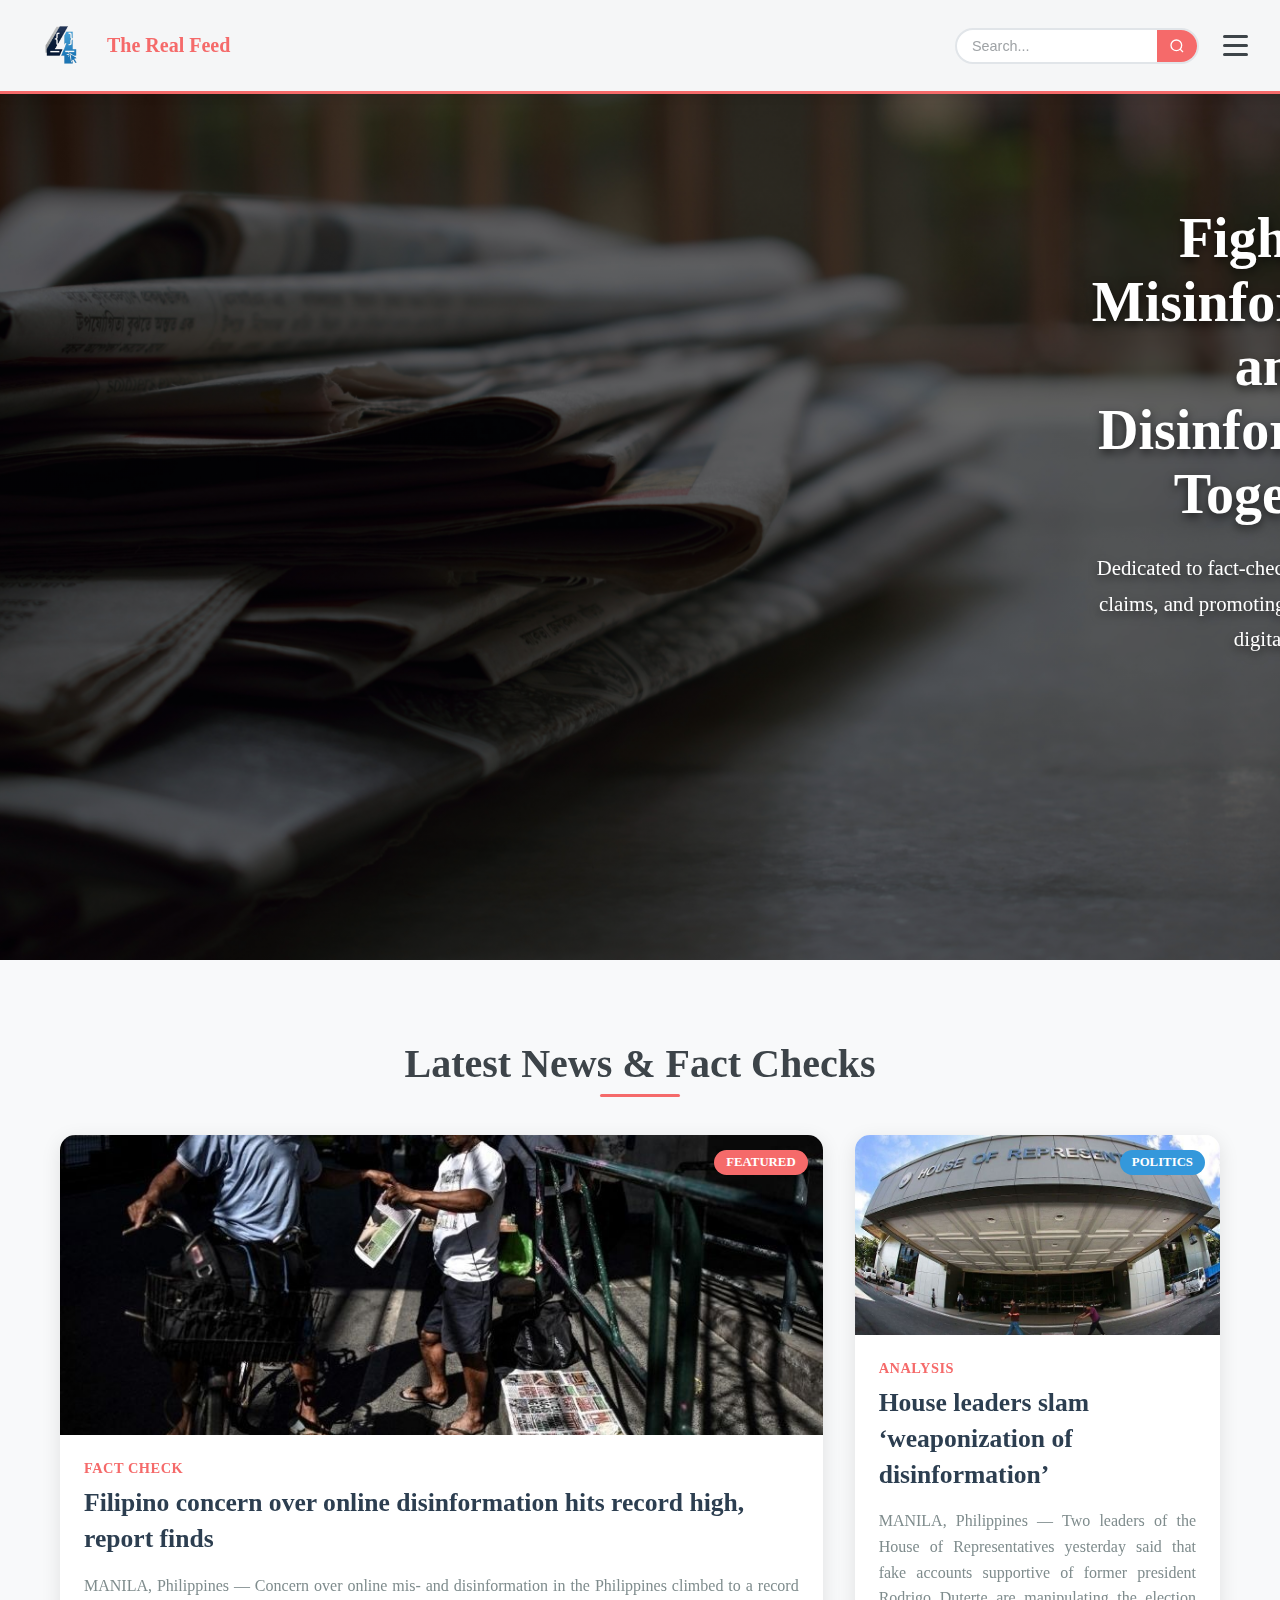
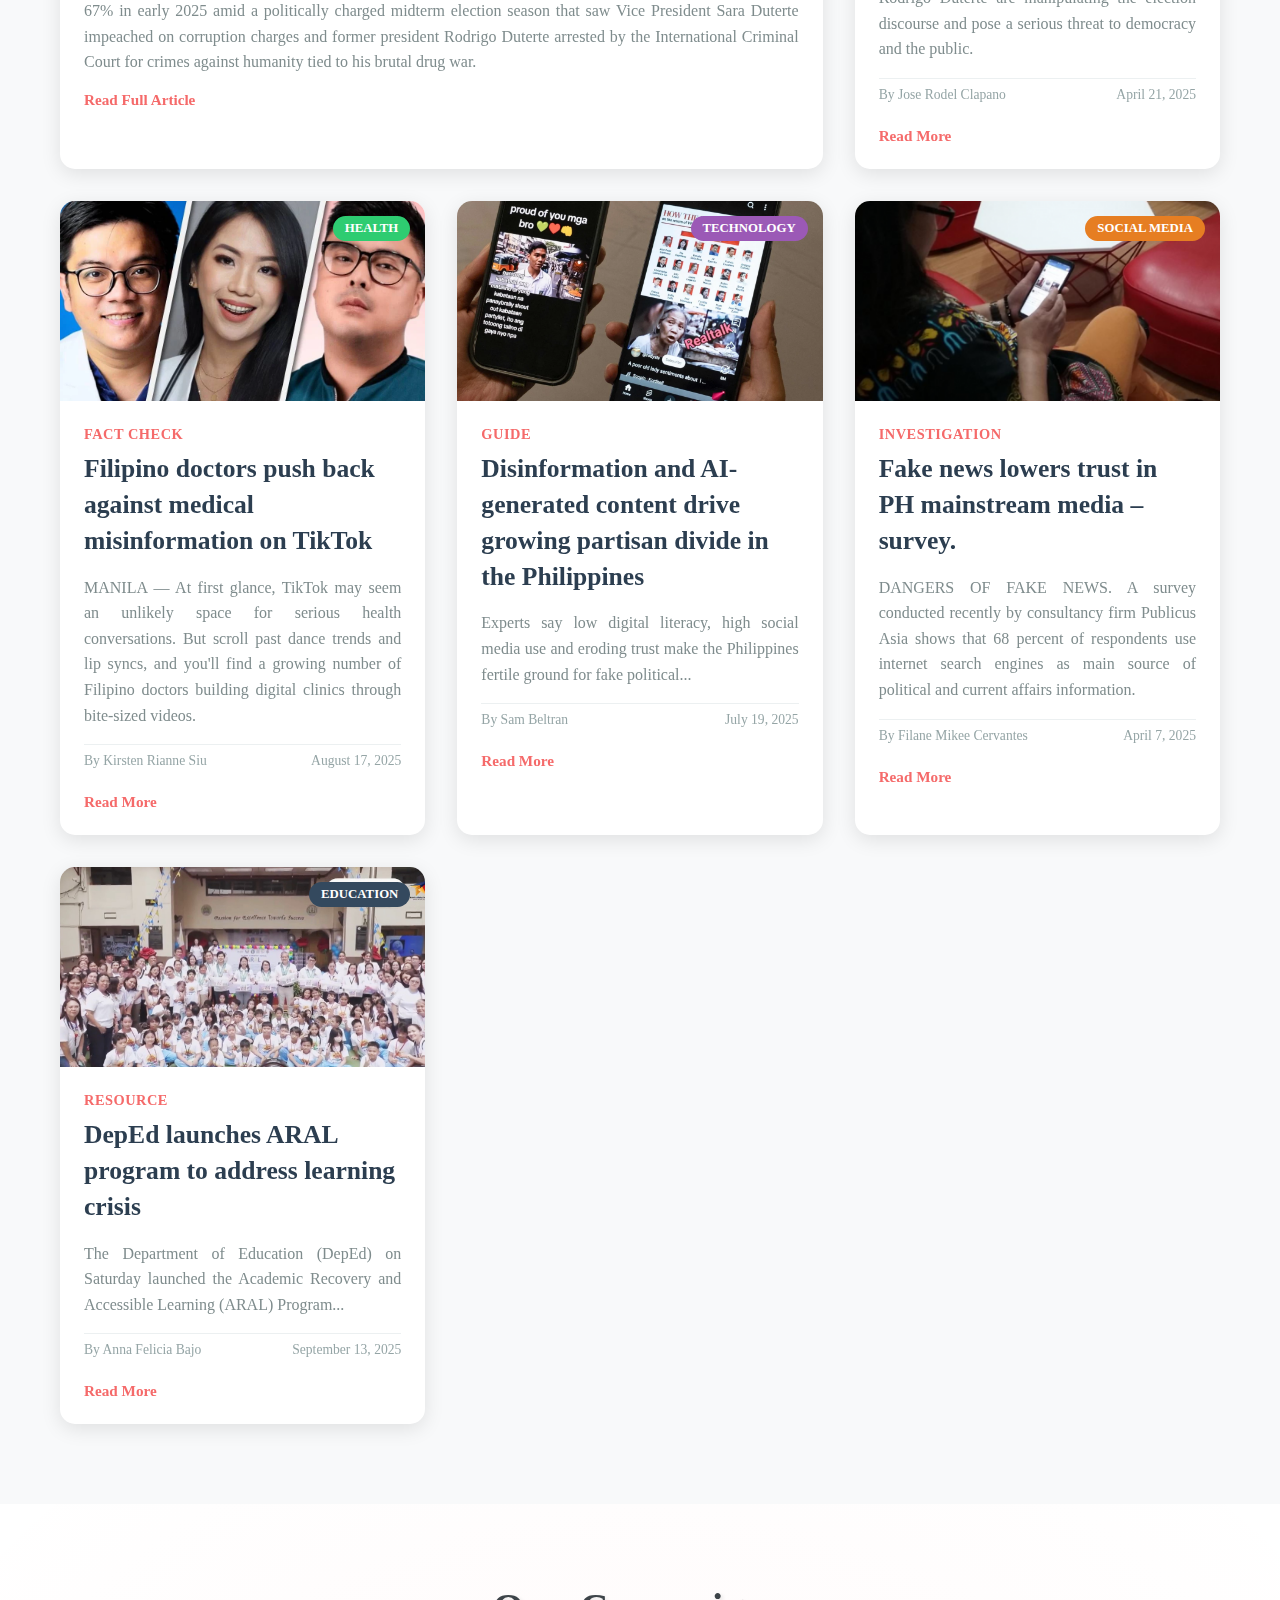
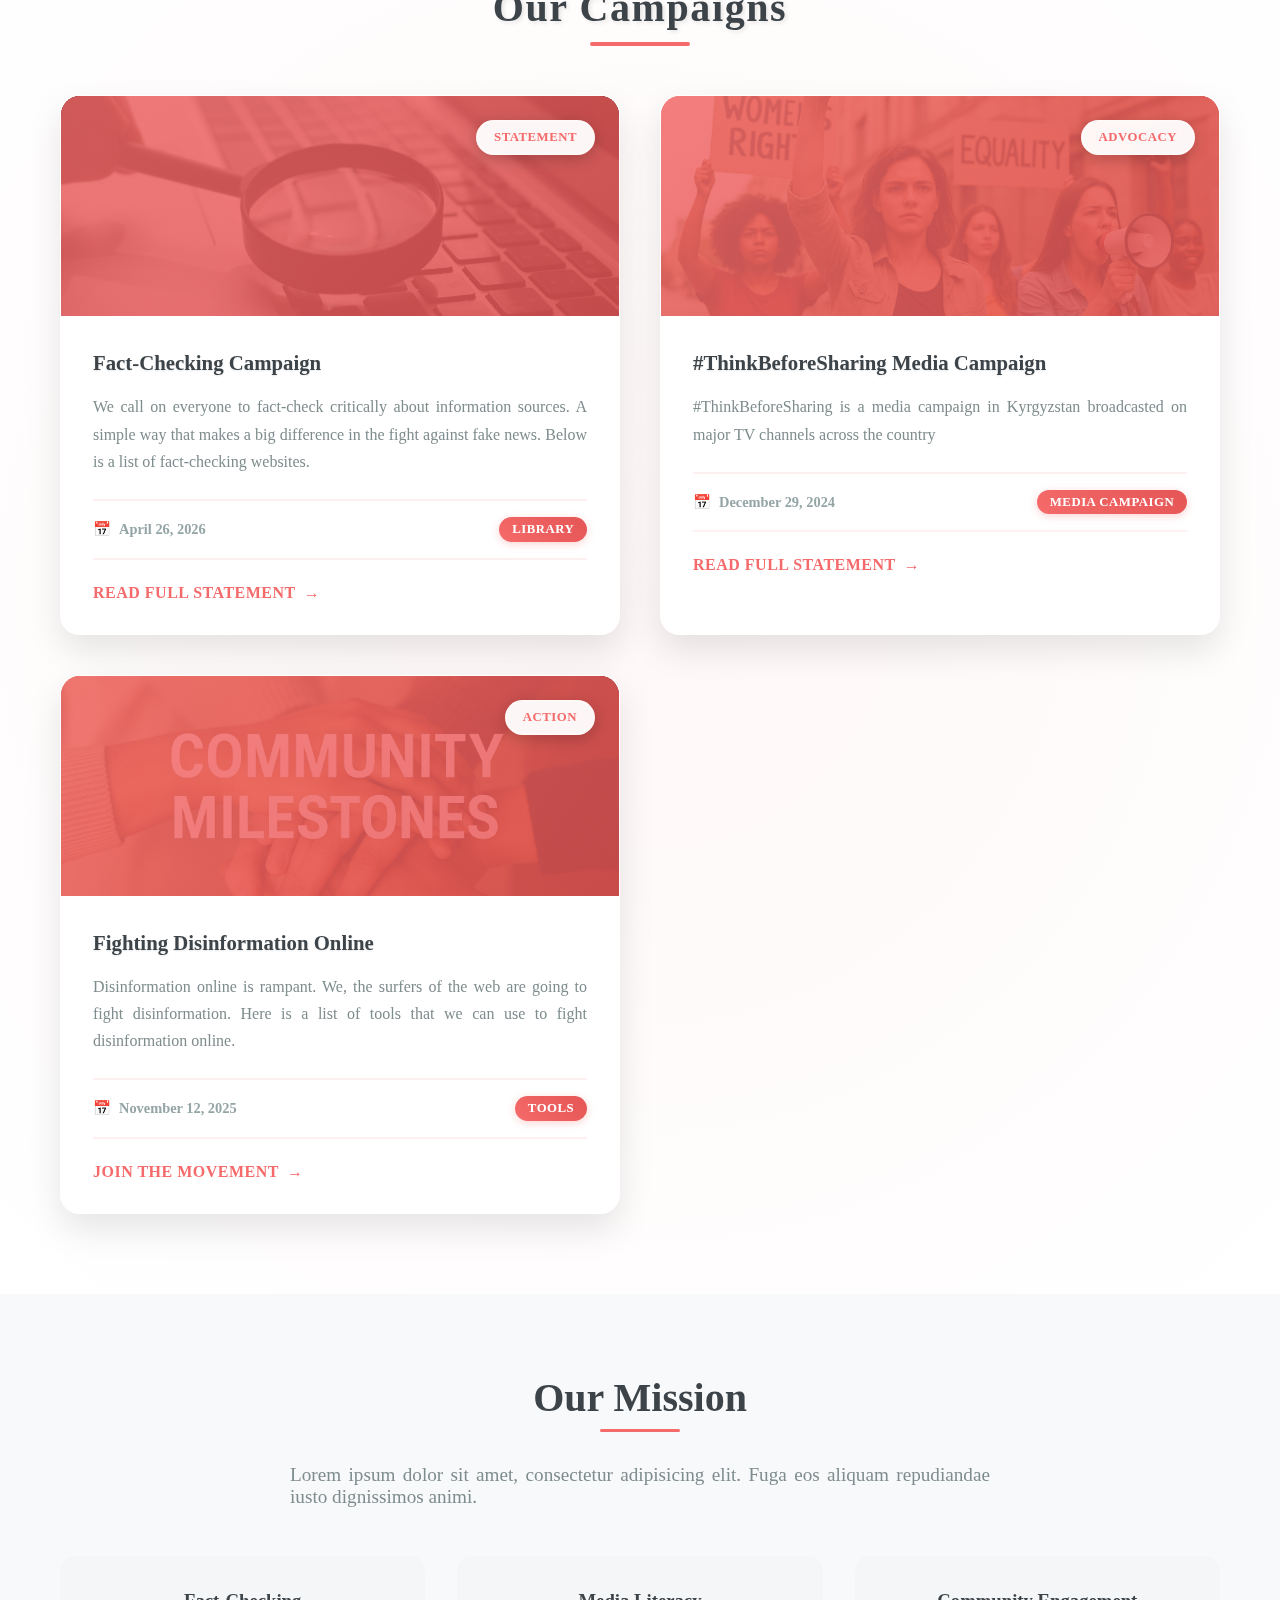
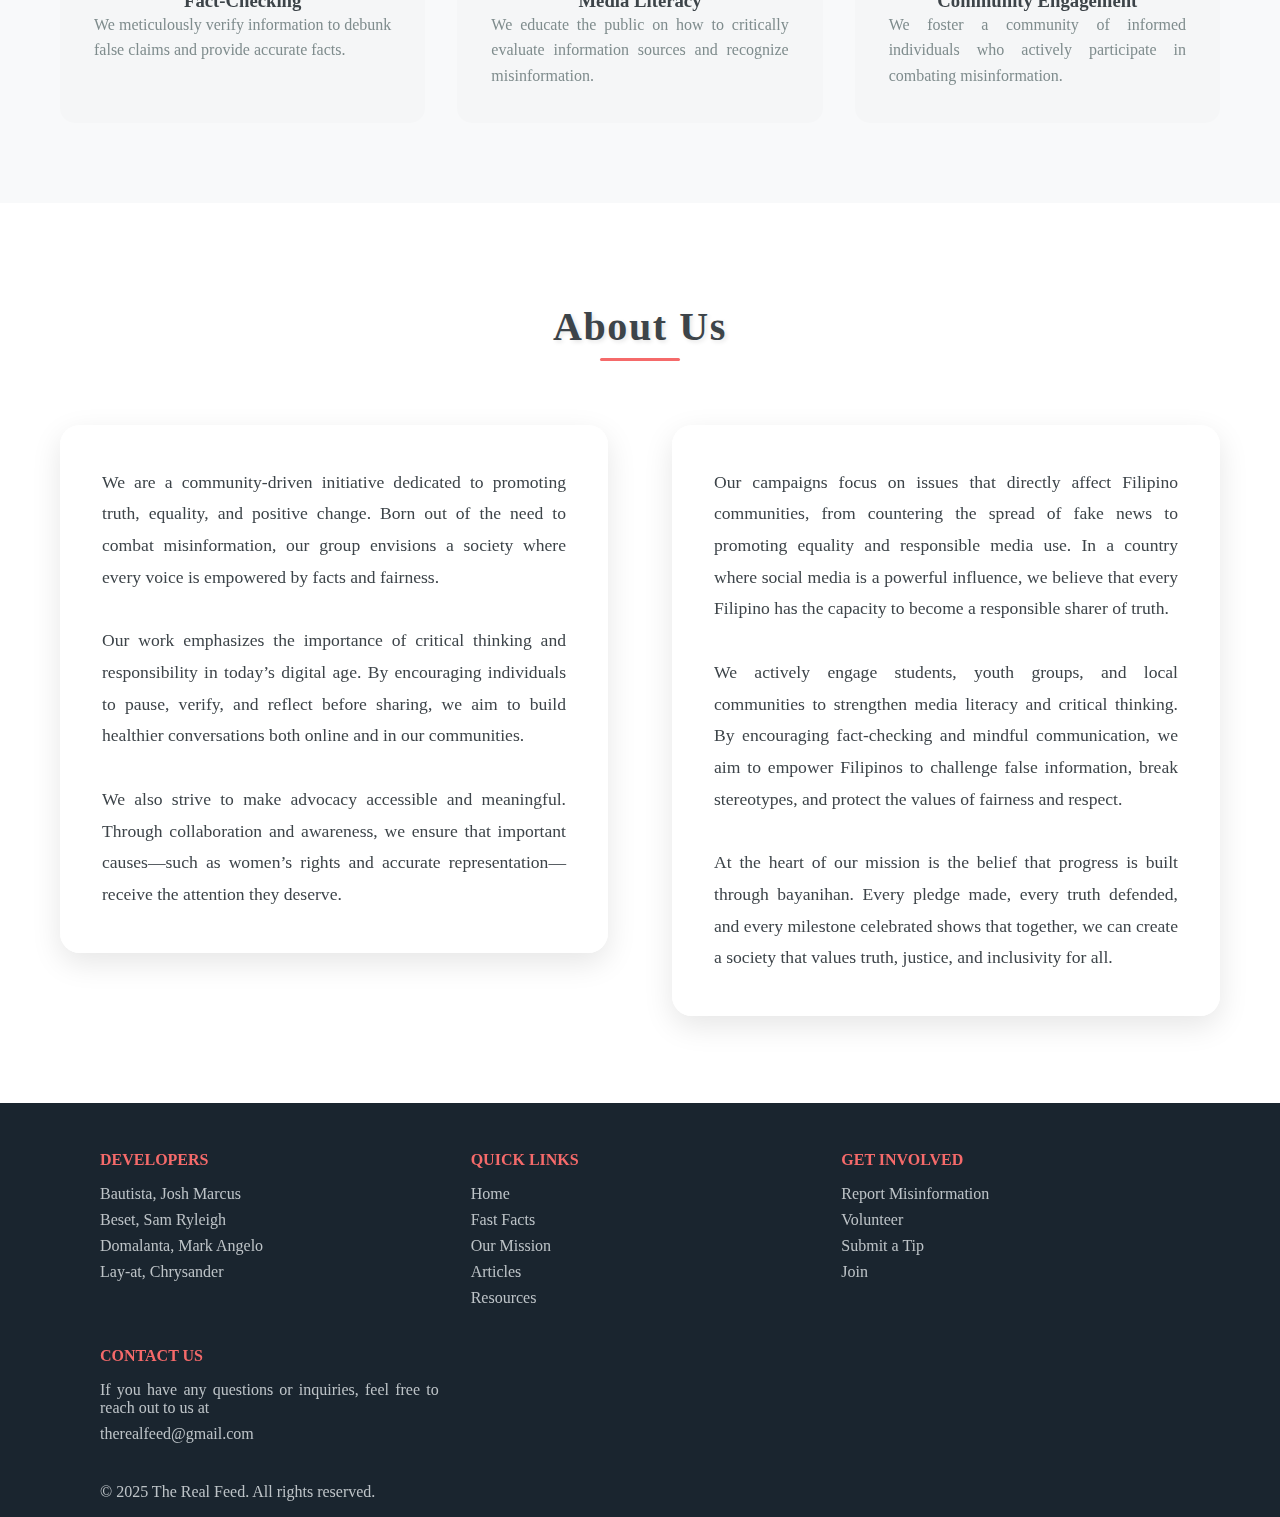
<file: index.html>
<!DOCTYPE html>
<html lang="en">
<head>
    <meta charset="UTF-8">
    <meta name="viewport" content="width=device-width, initial-scale=1.0">
    <title>The Real Feed</title>
    <link rel="stylesheet" href="style/css/style.css">
    <link rel="icon" type="image/png" href="style/icon/fantastic-4-logo.png">
</head>
<body>
<!-- Navigation -->
    <input type="checkbox" id="menu-toggle">
    <nav class="nav-container">
        <div class="nav-header">
            <a href="index.html" class="logo">
                <img src="style/icon/fantastic-4-logo.png" alt="The Real Feed Logo">
                <strong>The Real Feed</strong>
            </a>
            
            <div class="nav-controls">
                <div class="search-container">
                    <input type="text" class="search-input" placeholder="Search...">
                    <button class="search-button">
                        <svg width="16" height="16" viewBox="0 0 24 24" fill="none" stroke="currentColor" stroke-width="2">
                            <circle cx="11" cy="11" r="8"></circle>
                            <path d="m21 21-4.35-4.35"></path>
                        </svg>
                    </button>
                </div>
                
                <label for="menu-toggle" class="hamburger">
                    <span></span>
                    <span></span>
                    <span></span>
                </label>
            </div>
        </div>
    </nav>
    <div class="menu-overlay"></div>
    <div class="nav-menu">
        <div class="menu-content">
            <h2 class="menu-title">Menu</h2>
            
            <div class="menu-search-container">
                <input type="text" class="menu-search-input" placeholder="Search">
                <button class="menu-search-button">
                    <svg width="16" height="16" viewBox="0 0 24 24" fill="none" stroke="currentColor" stroke-width="2">
                        <circle cx="11" cy="11" r="8"></circle>
                        <path d="m21 21-4.35-4.35"></path>
                    </svg>
                </button>
            </div>
            <ul class="menu-list">
                <li><a href="#">Home</a></li>
                <li><a href="about.html">About</a></li>
                <li class="has-submenu">
                    <input type="checkbox" id="submenu-1" class="submenu-checkbox">
                    <label for="submenu-1" class="submenu-toggle">Learn More</label>
                    <ul class="submenu">
                        <li><a href="learn-more.html#misinformation-disinformation">Misinformation vs Disinformation</a></li>
                        <li><a href="learn-more.html#real-world-examples">Real-World Examples</a></li>
                        <li><a href="learn-more.html#effects-on-society">Effects on Society</a></li>
                        <li><a href="learn-more.html#how-to-spot-prevent">How to Spot & Prevent</a></li>
                    </ul>
                </li>
                <li class="has-submenu">
                    <input type="checkbox" id="submenu-2" class="submenu-checkbox">
                    <label for="submenu-2" class="submenu-toggle">Community</label>
                    <ul class="submenu">
                        <li><a href="latest-news.html">Latest News</a></li>
                        <li><a href="campaware.html">Campaigns & Awareness</a></li>
                    </ul>
                </li>
                <li><a href="contact-us.html">Contact Us</a></li>
                <li><a href="resources.html">Resources</a></li>
            </ul>
        </div>
    </div>

    
    <!-- Hero Section -->
    <section class="hero">
        <!-- Video Background -->
        <video class="hero-video" autoplay muted loop playsinline>
            <source src="style/videos/landing-page-video.mp4" type="video/mp4">
            Your browser does not support the video tag.
        </video>
        <div class="hero-overlay"></div>
        <!-- Hero content -->
        <div class="hero-content">
            <h1>Fighting Misinformation and Disinformation Together</h1>
            <p>Dedicated to fact-checking, debunking false claims, and promoting media literacy in the digital age.</p>
            <a href="latest-news.html" class="cta-button">Read Latest Articles</a>
        </div>
    </section>


    <!-- Content Here -->
    <!-- News Blog -->
    <section class="latest-news" id="latest">
        <div class="container">
            <h2>Latest News & Fact Checks</h2>
            <div class="news-grid">
                <article class="news-card featured">
                    <div class="news-image">
                        <img src="style/img/latest-news-featured.jpg" alt="featured news">
                        <span class="news-badge featured-badge">Featured</span>
                    </div>
                    <div class="news-content">
                        <span class="news-category">Fact Check</span>
                        <h3>Filipino concern over online disinformation hits record high, report finds</h3>
                        <p>MANILA, Philippines — Concern over online mis- and disinformation in the Philippines climbed to a record 67% in early 2025 amid a politically charged midterm election season that saw Vice President Sara Duterte impeached on corruption charges and former president Rodrigo Duterte arrested by the International Criminal Court for crimes against humanity tied to his brutal drug war.</p>
                        <a href="https://www.philstar.com/headlines/2025/06/17/2451013/filipino-concern-over-online-disinformation-hits-record-high-report-finds" class="read-more" target="_blank">Read Full Article</a>
                    </div>
                </article>

                <article class="news-card">
                    <div class="news-image">
                        <img src="style/img/politics-news.jpg" alt="Politics News">
                        <span class="news-badge politics-badge">Politics</span>
                    </div>
                    <div class="news-content">
                        <span class="news-category">Analysis</span>
                        <h3>House leaders slam ‘weaponization of disinformation’</h3>
                        <p>MANILA, Philippines — Two leaders of the House of Representatives yesterday said that fake accounts supportive of former president Rodrigo Duterte are manipulating the election discourse and pose a serious threat to democracy and the public.<p>
                        <div class="news-meta">
                            <span class="author">By Jose Rodel Clapano</span>
                            <span class="date">April 21, 2025</span>
                        </div>
                        <a href="https://www.philstar.com/headlines/2025/04/21/2437155/house-leaders-slam-weaponization-disinformation/" class="read-more" target="_blank">Read More</a>
                    </div>
                </article>

                <article class="news-card">
                    <div class="news-image">
                        <img src="style/img/health-fact-check.webp" alt="Health News">
                        <span class="news-badge health-badge">Health</span>
                    </div>
                    <div class="news-content">
                        <span class="news-category">Fact Check</span>
                        <h3>Filipino doctors push back against medical misinformation on TikTok</h3>
                        <p>MANILA — At first glance, TikTok may seem an unlikely space for serious health conversations. But scroll past dance trends and lip syncs, and you'll find a growing number of Filipino doctors building digital clinics through bite-sized videos.<p>
                        <div class="news-meta">
                            <span class="author">By Kirsten Rianne Siu</span>
                            <span class="date">August 17, 2025</span>
                        </div>
                        <a href="https://www.abs-cbn.com/lifestyle/2025/8/17/filipino-doctors-push-back-against-medical-misinformation-on-tiktok-1021" class="read-more" target="_blank">Read More</a>
                    </div>
                </article>

                <article class="news-card">
                    <div class="news-image">
                        <img src="style/img/latest-technology-news.jpg" alt="technology News">
                        <span class="news-badge tech-badge">Technology</span>
                    </div>
                    <div class="news-content">
                        <span class="news-category">Guide</span>
                        <h3>Disinformation and AI-generated content drive growing partisan divide in the Philippines</h3>
                        <p>Experts say low digital literacy, high social media use and eroding trust make the Philippines fertile ground for fake political...<p>
                        <div class="news-meta">
                            <span class="author">By Sam Beltran</span>
                            <span class="date">July 19, 2025</span>
                        </div>
                        <a href="https://www.scmp.com/week-asia/politics/article/3318818/disinformation-and-ai-generated-content-drive-growing-partisan-divide-philippines" class="read-more" target="_blank">Read More</a>
                    </div>
                </article>
                
                <article class="news-card">
                    <div class="news-image">
                        <img src="style/img/social-media-news.png" alt="Social Media News">
                        <span class="news-badge social-badge">Social Media</span>
                    </div>
                    <div class="news-content">
                        <span class="news-category">Investigation</span>
                        <h3>Fake news lowers trust in PH mainstream media – survey.</h3>
                        <p>DANGERS OF FAKE NEWS. A survey conducted recently by consultancy firm Publicus Asia shows that 68 percent of respondents use internet search engines as main source of political and current affairs information.<p>
                        <div class="news-meta">
                            <span class="author">By Filane Mikee Cervantes</span>
                            <span class="date">April 7, 2025</span>
                        </div>
                        <a href="https://www.pna.gov.ph/articles/1247621/" class="read-more" target="_blank">Read More</a>
                    </div>
                </article> 

                <article class="news-card">
                    <div class="news-image">
                        <img src="style/img/latest-educ-news.jpg" alt="Education News">
                        <span class="news-badge education-badge">Education</span>
                    </div>
                    <div class="news-content">
                        <span class="news-category">Resource</span>
                        <h3>DepEd launches ARAL program to address learning crisis</h3>
                        <p>The Department of Education (DepEd) on Saturday launched the Academic Recovery and Accessible Learning (ARAL) Program...<p>
                        <div class="news-meta">
                            <span class="author">By Anna Felicia Bajo</span>
                            <span class="date">September 13, 2025</span>
                        </div>
                        <a href="https://www.gmanetwork.com/news/topstories/nation/959023/deped-aral-program-learning-crisis/story/" class="read-more" target="_blank">Read More</a>
                    </div>
                </article> 
            </div>
        </div>

    </section>

    <!-- Campaign  -->
    <section class="campaigns" id="campaigns">
        <div class="container">
            <div class="campaigns-header">
                <h2>Our Campaigns</h2>
            </div>
            
            <div class="campaigns-grid">
                <article class="campaign-card">
                    <div class="campaign-image">
                        <img src="style/img/campaign1.jpg" alt="Campaign 1">
                        <div class="campaign-overlay">
                            <span class="campaign-badge"> Statement </span>
                        </div>
                    </div>

                    <div class="campaign-content">
                        <h3>Fact-Checking Campaign</h3>
                        <p>We call on everyone to fact-check critically about information sources. A simple way that makes a big difference in the fight against fake news. Below is a list of fact-checking websites.</p>
                        <div class="campaign-meta">
                            <span class="campaign-date">April 26, 2026</span>
                            <span class="campaign-category">Library</span>
                        </div>
                        <a href="https://library.csi.cuny.edu/misinformation/fact-checking-websites" target="_blank" class="campaign-link">Read Full Statement</a>
                    </div>
                </article>

                <article class="campaign-card">
                    <div class="campaign-image">
                        <img src="style/img/campaign2.png" alt="Campaign 2">
                        <div class="campaign-overlay">
                            <span class="campaign-badge"> Advocacy </span>
                        </div>
                    </div>

                    <div class="campaign-content">
                        <h3>#ThinkBeforeSharing Media Campaign</h3>
                        <p>#ThinkBeforeSharing is a media campaign in Kyrgyzstan broadcasted on major TV channels across the country</p>
                        <div class="campaign-meta">
                            <span class="campaign-date">December 29, 2024</span>
                            <span class="campaign-category">Media Campaign</span>
                        </div>
                        <a href="https://www.unesco.org/en/articles/thinkbeforesharing-media-campaign-launched-kyrgyzstan-combat-hate-speech-misinformation-and-promote" class="campaign-link" target="_blank">Read Full Statement</a>
                    </div>
                </article>

                <article class="campaign-card">
                    <div class="campaign-image">
                        <img src="style/img/campaign3.png" alt="Campaign 3">
                        <div class="campaign-overlay">
                            <span class="campaign-badge"> Action </span>
                        </div>
                    </div>

                    <div class="campaign-content">
                        <h3>Fighting Disinformation Online</h3>
                        <p>Disinformation online is rampant. We, the surfers of the web are going to fight disinformation. Here is a list of tools that we can use to fight disinformation online. </p>
                        <div class="campaign-meta">
                            <span class="campaign-date">November 12, 2025</span>
                            <span class="campaign-category">Tools</span>
                        </div>
                        <a href="https://www.rand.org/research/projects/truth-decay/fighting-disinformation/search.html" class="campaign-link">Join The Movement</a>
                    </div>
                </article>
            </div>
        </div>

    </section>
    
    <!-- Mission -->
    <section class="mission" id="mission">
        <div class="container">
            <div class="mission-content">
                <h2>Our Mission</h2>
                <p>Lorem ipsum dolor sit amet, consectetur adipisicing elit. 
                    Fuga eos aliquam repudiandae iusto dignissimos animi.</p>
                <div class="mission-points">
                    <div class="point">
                        <h3>Fact-Checking</h3>
                        <p>We meticulously verify information to debunk false claims and provide accurate facts.</p>
                    </div>
                    <div class="point">
                        <h3>Media Literacy</h3>
                        <p>We educate the public on how to critically evaluate information sources and recognize misinformation.</p>
                    </div>
                    <div class="point">
                        <h3>Community Engagement</h3>
                        <p>We foster a community of informed individuals who actively participate in combating misinformation.</p>
                    </div>
                </div>   
            </div>
        </div>
    </section>

        <!-- About us (Word only) -->
    <section class="about-us">
        <div class="container">
            <div class="about-header">
                <h2>About Us</h2>
            </div>

            <div class="about-content">
                <div class="about-column">
                    <p>We are a community-driven initiative dedicated to promoting truth, equality, and positive change.
                         Born out of the need to combat misinformation, our group envisions a society where every voice is empowered by facts and fairness.
                    </p>
                    <p>
                        Our work emphasizes the importance of critical thinking and responsibility in today’s digital age.
                         By encouraging individuals to pause, verify, and reflect before sharing, we aim to build healthier conversations both online and in our communities.
                    </p>
                    <p>
                        We also strive to make advocacy accessible and meaningful.
                         Through collaboration and awareness, we ensure that important causes—such as women’s rights and accurate representation—receive the attention they deserve.
                    </p>
                </div>

                <div class="about-column">
                    <p>Our campaigns focus on issues that directly affect Filipino communities, from countering the spread of fake news to promoting equality and responsible media use. 
                        In a country where social media is a powerful influence, we believe that every Filipino has the capacity to become a responsible sharer of truth.
                    </p>

                    <p>
                        We actively engage students, youth groups, and local communities to strengthen media literacy and critical thinking. 
                        By encouraging fact-checking and mindful communication, we aim to empower Filipinos to challenge false information, break stereotypes, and protect the values of fairness and respect.
                    </p>

                    <p>
                        At the heart of our mission is the belief that progress is built through bayanihan. 
                        Every pledge made, every truth defended, and every milestone celebrated shows that together, we can create a society that values truth, justice, and inclusivity for all.
                    </p>
                </div>
            </div>
        </div>
    </section>

    <!-- Footer -->
    <footer>
        <div class="container">
            <div class="footer-content">
                <div class="footer-section">
                    <h4>Developers</h4>
                    <a href="https://github.com/jshmrcsb" target="_blank">Bautista, Josh Marcus</a>
                    <a href="https://github.com/yowghyt" target="_blank">Beset, Sam Ryleigh</a>
                    <a href="https://github.com/markangelo604" target="_blank">Domalanta, Mark Angelo</a>
                    <a href="https://github.com/SanderO7" target="_blank">Lay-at, Chrysander</a>
                </div>

                <div class="footer-section">
                    <h4>Quick Links</h4>
                    <a href="#home">Home</a>
                    <a href="#facts">Fast Facts</a>
                    <a href="#mission">Our Mission</a>
                    <a href="#articles">Articles</a>
                    <a href="#resources">Resources</a>
                </div>
                
                <div class="footer-section">
                    <h4>Get Involved</h4>
                    <a href="#report">Report Misinformation</a>
                    <a href="#volunteer">Volunteer</a>
                    <a href="#submit-tip">Submit a Tip</a>
                    <a href="#volunteer">Join</a>
                </div>

                <div class="footer-section">
                    <h4>Contact Us</h4>
                    <p>If you have any questions or inquiries, feel free to reach out to us at <a href="mailto:therealfeed@gmail.com">therealfeed@gmail.com</a></p>
                </div>

            </div>
            <p>&copy; 2025 The Real Feed. All rights reserved.</p>
        </div>
    </footer>


</body>
</html>
</file>
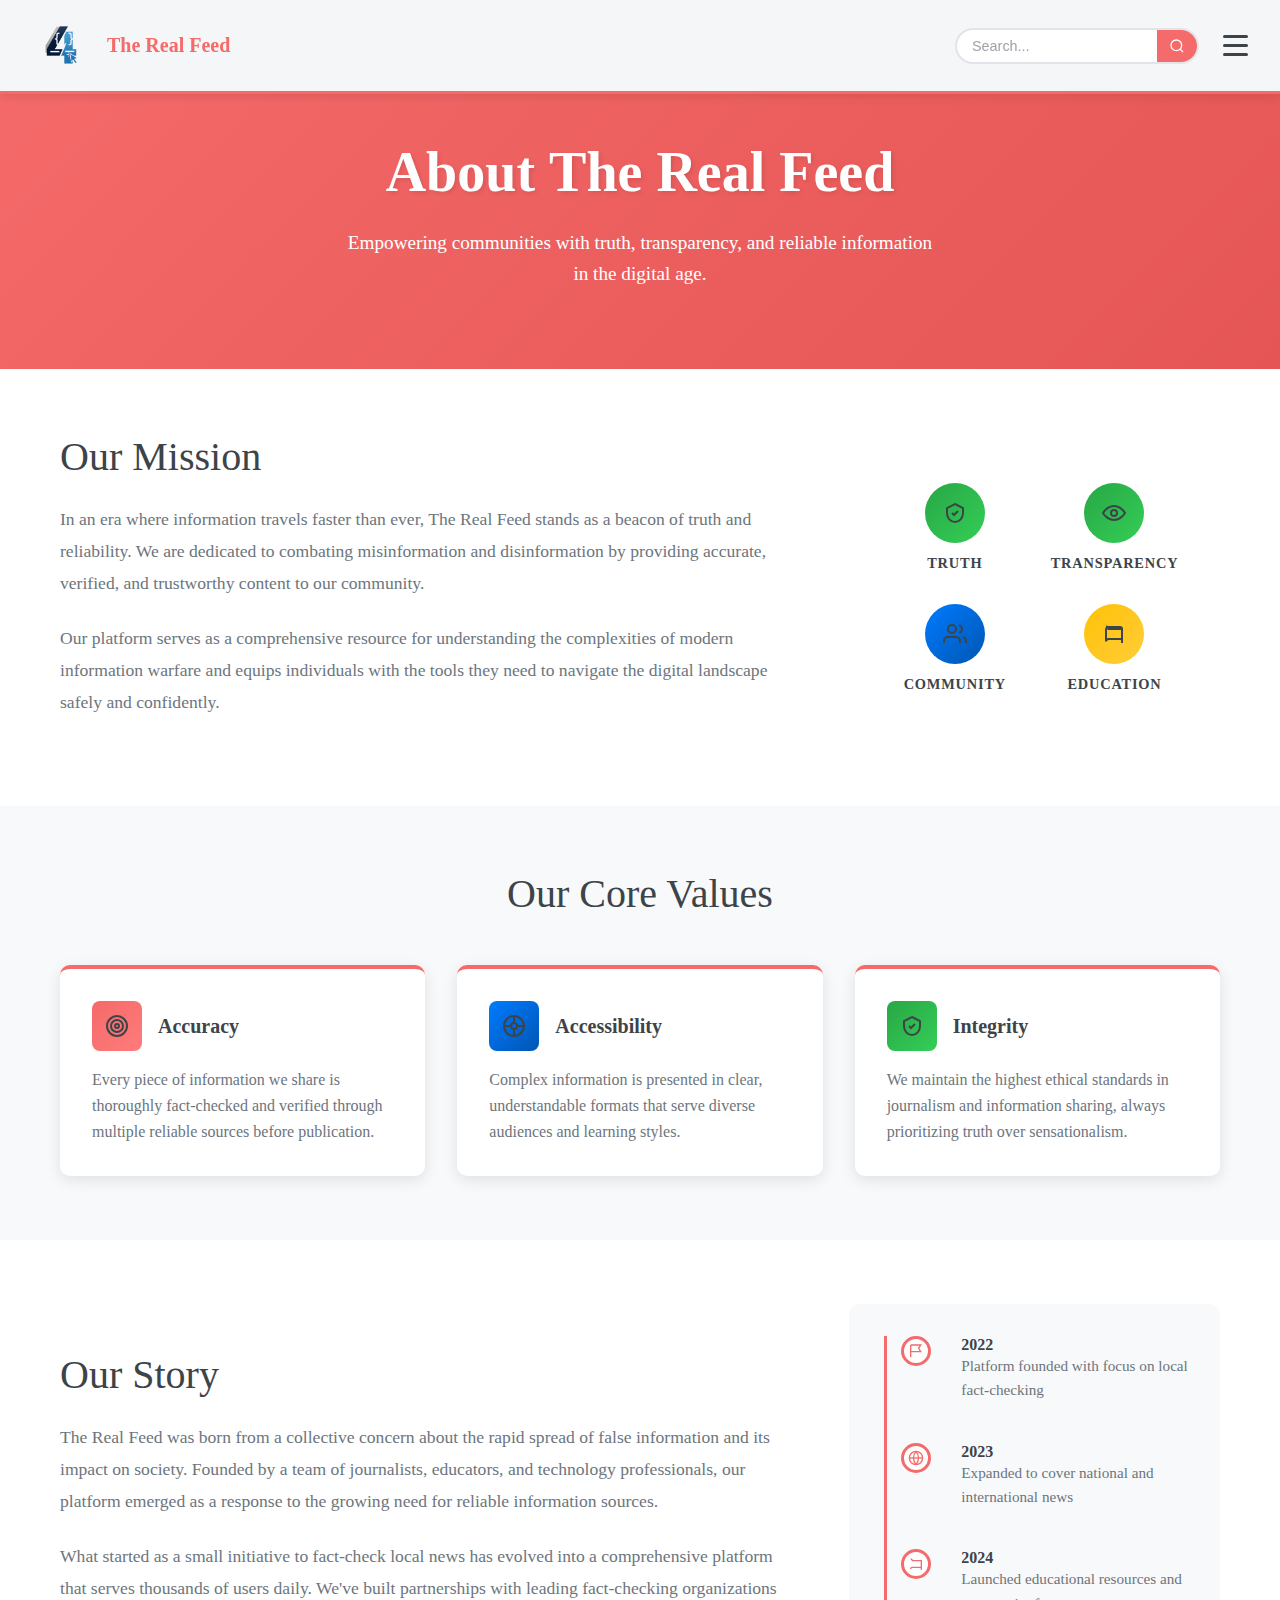
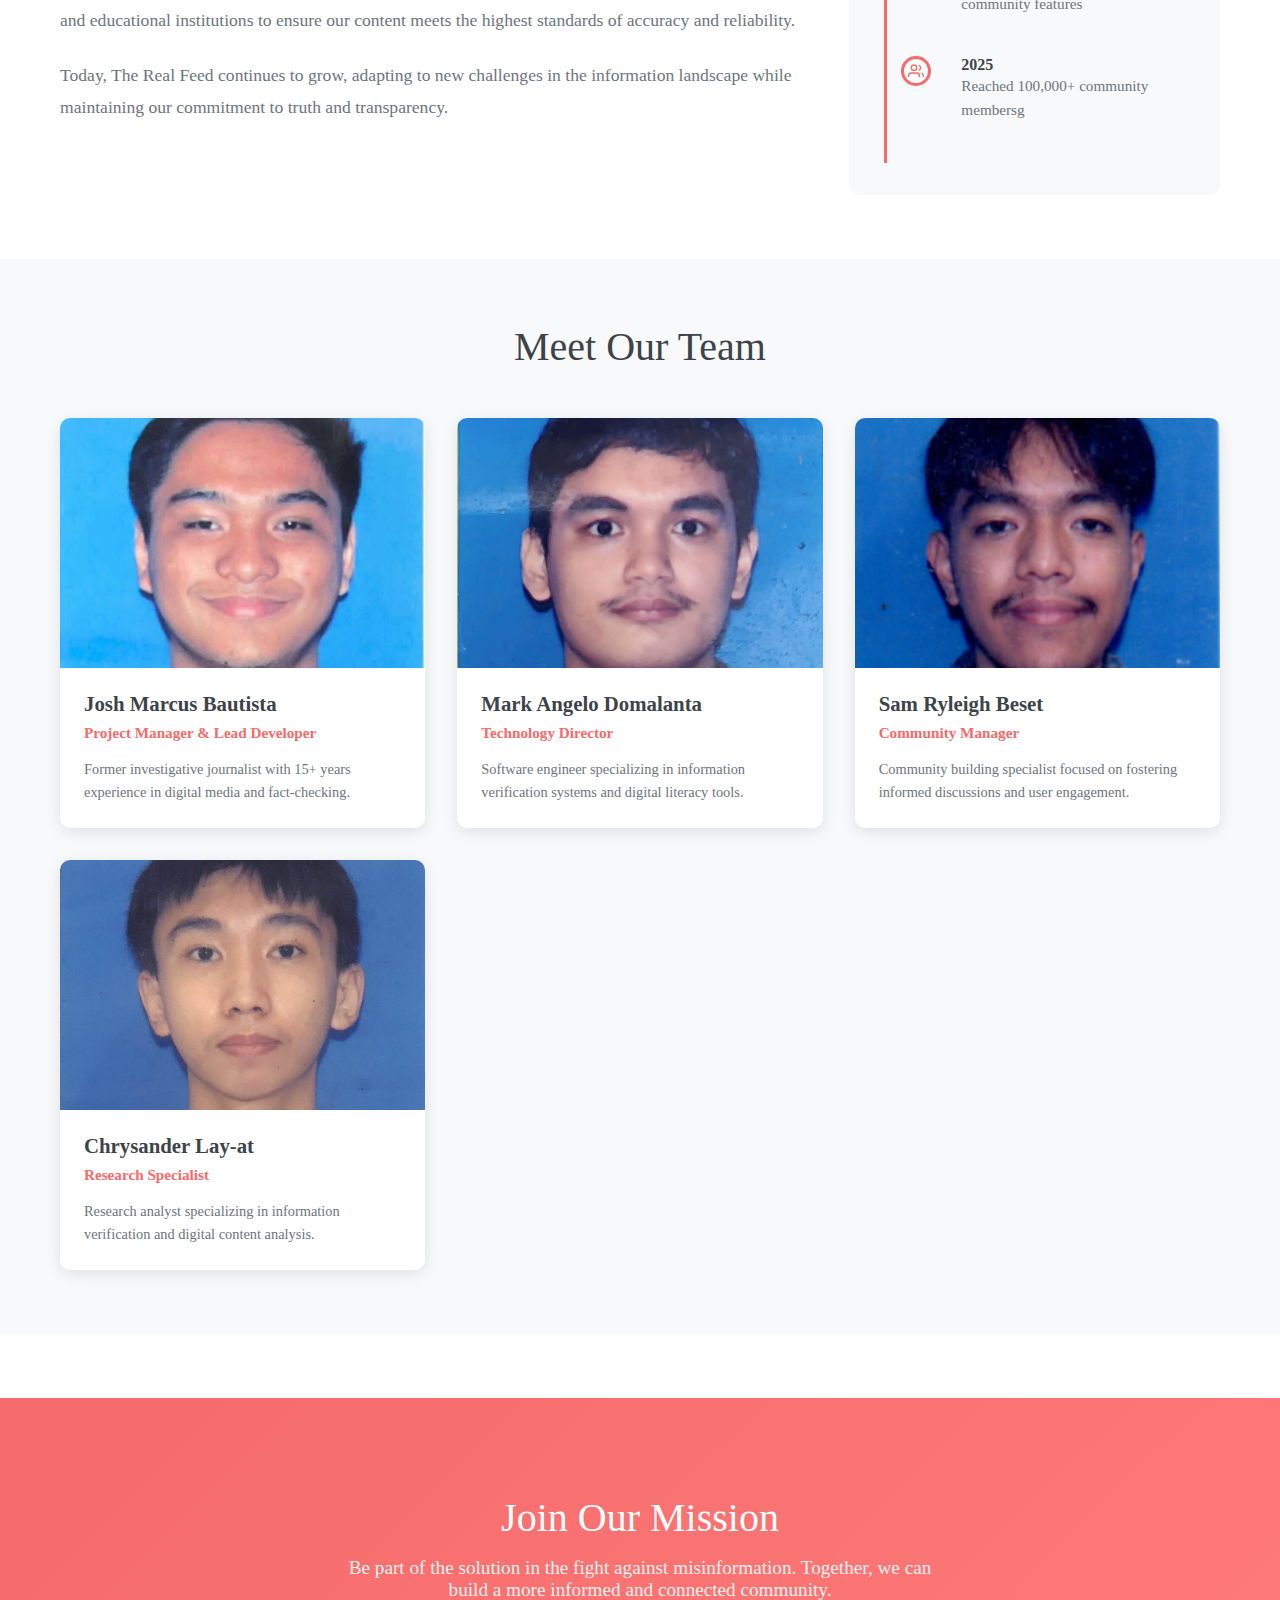
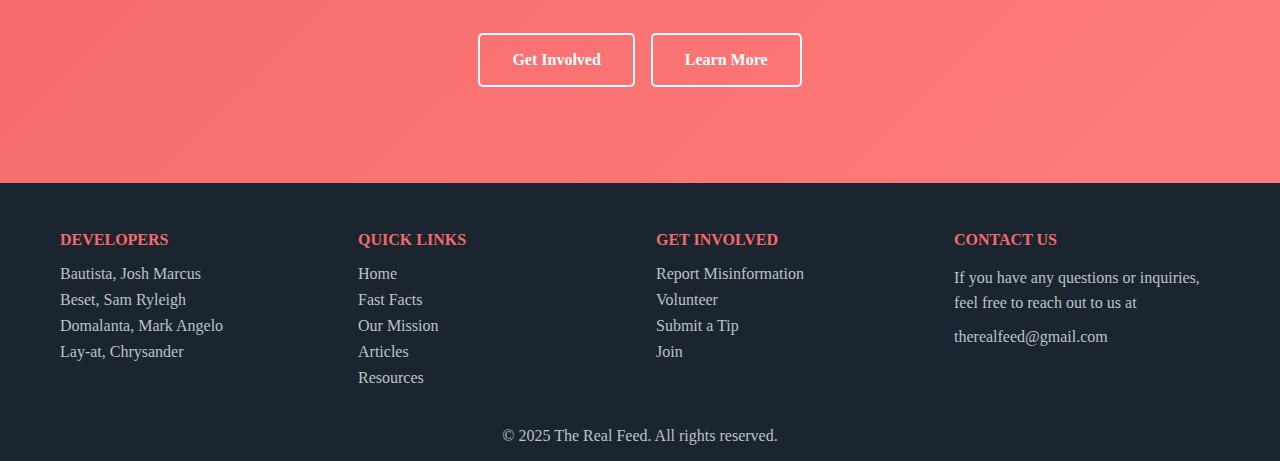
<file: about.html>
<!DOCTYPE html>
<html lang="en">
<head>
    <meta charset="UTF-8">
    <meta name="viewport" content="width=device-width, initial-scale=1.0">
    <title>About - The Real Feed</title>
    <link rel="stylesheet" href="style/css/about.css">
    <link rel="icon" type="image/png" href="style/icon/fantastic-4-logo.png">
</head>
<body>
    <!-- Navigation -->
    <input type="checkbox" id="menu-toggle">
    <nav class="nav-container">
            <div class="nav-header">
                <a href="index.html" class="logo">
                    <img src="style/icon/fantastic-4-logo.png" alt="The Real Feed Logo">
                    <strong>The Real Feed</strong>
                </a>
                
                <div class="nav-controls">
                    <div class="search-container">
                        <input type="text" class="search-input" placeholder="Search...">
                        <button class="search-button">
                            <svg width="16" height="16" viewBox="0 0 24 24" fill="none" stroke="currentColor" stroke-width="2">
                                <circle cx="11" cy="11" r="8"></circle>
                                <path d="m21 21-4.35-4.35"></path>
                            </svg>
                        </button>
                    </div>
                    
                    <label for="menu-toggle" class="hamburger">
                        <span></span>
                        <span></span>
                        <span></span>
                    </label>
                </div>
            </div>
    </nav>
    <div class="menu-overlay"></div>
    <div class="nav-menu">
            <div class="menu-content">
                <h2 class="menu-title">Menu</h2>
                
                <div class="menu-search-container">
                    <input type="text" class="menu-search-input" placeholder="Search">
                    <button class="menu-search-button">
                        <svg width="16" height="16" viewBox="0 0 24 24" fill="none" stroke="currentColor" stroke-width="2">
                            <circle cx="11" cy="11" r="8"></circle>
                            <path d="m21 21-4.35-4.35"></path>
                        </svg>
                    </button>
                </div>
                <ul class="menu-list">
                    <li><a href="index.html">Home</a></li>
                    <li><a href="about.html">About</a></li>
                    <li class="has-submenu">
                        <input type="checkbox" id="submenu-1" class="submenu-checkbox">
                        <label for="submenu-1" class="submenu-toggle">Learn More</label>
                        <ul class="submenu">
                            <li><a href="learn-more.html#misinformation-disinformation">Misinformation vs Disinformation</a></li>
                            <li><a href="learn-more.html#real-world-examples">Real-World Examples</a></li>
                            <li><a href="learn-more.html#effects-on-society">Effects on Society</a></li>
                            <li><a href="learn-more.html#how-to-spot-prevent">How to Spot & Prevent</a></li>
                        </ul>
                    </li>
                    <li class="has-submenu">
                        <input type="checkbox" id="submenu-2" class="submenu-checkbox">
                        <label for="submenu-2" class="submenu-toggle">Community</label>
                        <ul class="submenu">
                            <li><a href="latest-news.html">Latest News</a></li>
                            <li><a href="campaware.html">Campaigns & Awareness</a></li>
                        </ul>
                    </li>
                    <li><a href="contact-us.html">Contact Us</a></li>
                    <li><a href="resources.html">Resources</a></li>
                </ul>
            </div>
    </div>

<!-- Main Content -->
<main class="main-content">
    <!-- Hero Section -->
     <section class="hero">
        <header class="container">
            <div class="hero-content">
                <h1 class="hero-title">About <strong>The Real Feed</strong></h1>
                <p class="hero-subtitle">Empowering communities with truth, transparency, and reliable information in the digital age.</p>
            </div>
        </header>
     </section>

<!-- Mission Content -->
<section class="mission">
        <div class="container">
            <div class="mission-content">
                <div class="mission-text">
                    <h2>Our Mission</h2>
                    <p>In an era where information travels faster than ever, The Real Feed stands as a beacon of truth and reliability. We are dedicated to combating misinformation and disinformation by providing accurate, verified, and trustworthy content to our community.</p>
                    <p>Our platform serves as a comprehensive resource for understanding the complexities of modern information warfare and equips individuals with the tools they need to navigate the digital landscape safely and confidently.</p>
                </div>

                <div class="mission-visual">
                    <div class="icon-grid">
                        <div class="icon-item">
                            <div class="icon truth-icon">
                                <svg width="24" height="24" viewBox="0 0 24 24" fill="none" stroke="currentColor" stroke-width="2">
                                    <path d="M12 3l8 4v5c0 5-3.5 9-8 9s-8-4-8-9V7l8-4z"></path>
                                    <path d="M9 12l2 2 4-4"></path>
                                </svg>
                            </div>
                            <span>Truth</span>
                        </div>

                        <div class="icon-item">
                            <div class="icon transparency-icon">
                                <svg width="24" height="24" viewBox="0 0 24 24" fill="none" stroke="currentColor" stroke-width="2">
                                    <path d="M1 12s4-7 11-7 11 7 11 7-4 7-11 7S1 12 1 12z"></path>
                                    <circle cx="12" cy="12" r="3"></circle>
                                </svg>
                            </div>
                            <span>Transparency</span>
                        </div>

                        <div class="icon-item">
                            <div class="icon community-icon">
                                <svg width="24" height="24" viewBox="0 0 24 24" fill="none" stroke="currentColor" stroke-width="2">
                                    <path d="M17 21v-2a4 4 0 0 0-4-4H5a4 4 0 0 0-4 4v2"></path>
                                    <circle cx="9" cy="7" r="4"></circle>
                                    <path d="M23 21v-2a4 4 0 0 0-3-3.87"></path>
                                    <path d="M16 3.13a4 4 0 0 1 0 7.75"></path>
                                </svg>
                            </div>
                            <span>Community</span>
                        </div>

                        <div class="icon-item">
                            <div class="icon education-icon">
                                <svg width="24" height="24" viewBox="0 0 24 24" fill="none" stroke="currentColor" stroke-width="2">
                                    <path d="M4 19.5A2.5 2.5 0 0 1 6.5 17H20"></path>
                                    <path d="M4 4.5A2.5 2.5 0 0 1 6.5 7H20v14"></path>
                                    <path d="M20 7a2 2 0 0 0-2-2H6.5A2.5 2.5 0 0 0 4 7.5V19"></path>
                                </svg>
                            </div>
                            <span>Education</span>
                        </div>
                    </div>
                </div>
            </div>
        </div>
</section>

<!-- Values Section -->
<section class="values">
    <div class="container">
        <h2 class="section-title">Our Core Values</h2>
        <div class="values-grid">
            <div class="value-card">
                <div class="value-header">
                    <div class="value-icon accuracy-icon">
                        <svg width="24" height="24" viewBox="0 0 24 24" fill="none" stroke="currentColor" stroke-width="2">
                            <circle cx="12" cy="12" r="10"></circle>
                            <circle cx="12" cy="12" r="6"></circle>
                            <circle cx="12" cy="12" r="2"></circle>
                        </svg>
                    </div>
                    <h3>Accuracy</h3>
                </div>
                <p>Every piece of information we share is thoroughly fact-checked and verified through multiple reliable sources before publication.</p>                
            </div>

            <div class="value-card">
                <div class="value-header">
                    <div class="value-icon accessibility-icon">
                        <svg width="24" height="24" viewBox="0 0 24 24" fill="none" stroke="currentColor" stroke-width="2">
                            <circle cx="12" cy="12" r="10"></circle>
                            <line x1="12" y1="16" x2="12" y2="22"></line>
                            <line x1="12" y1="8" x2="12" y2="2"></line>
                            <line x1="8" y1="12" x2="2" y2="12"></line>
                            <line x1="16" y1="12" x2="22" y2="12"></line>
                            <circle cx="12" cy="12" r="3"></circle>
                        </svg>
                    </div>
                    <h3>Accessibility</h3>
                </div>
                <p>Complex information is presented in clear, understandable formats that serve diverse audiences and learning styles.</p>                
            </div>

            <div class="value-card">
                <div class="value-header">
                    <div class="value-icon integrity-icon">
                        <svg width="24" height="24" viewBox="0 0 24 24" fill="none" stroke="currentColor" stroke-width="2">
                            <path d="M12 3l8 4v5c0 5-3.5 9-8 9s-8-4-8-9V7l8-4z"></path>
                            <path d="M9 12l2 2 4-4"></path>
                        </svg>
                    </div>
                    <h3>Integrity</h3>
                </div>
                <p>We maintain the highest ethical standards in journalism and information sharing, always prioritizing truth over sensationalism.</p>                
            </div> 
        </div>
    </div>
</section>

<!-- Story Section -->
<section class="story">
    <div class="container">
        <div class="story-content">
            <div class="story-text">
                <h2>Our Story</h2>
                <p>The Real Feed was born from a collective concern about the rapid spread of false information and its impact on society. Founded by a team of journalists, educators, and technology professionals, our platform emerged as a response to the growing need for reliable information sources.</p>
                <p>What started as a small initiative to fact-check local news has evolved into a comprehensive platform that serves thousands of users daily. We've built partnerships with leading fact-checking organizations and educational institutions to ensure our content meets the highest standards of accuracy and reliability.</p>
                <p>Today, The Real Feed continues to grow, adapting to new challenges in the information landscape while maintaining our commitment to truth and transparency.</p>
            </div>

            <div class="story-timeLine">
                <div class="timeLine-item">
                    <div class="timeLine-marker">
                        <svg width="24" height="24" viewBox="0 0 24 24" fill="none" 
                             stroke="currentColor" stroke-width="2">
                            <path d="M4 3v18"></path>
                            <path d="M4 3h15l-3 5 3 5H4"></path>
                        </svg>
                    </div>
                    <div class="timeLine-content">
                        <h4>2022</h4>
                        <p>Platform founded with focus on local fact-checking</p>
                    </div>
                </div>

                <div class="timeLine-item">
                    <div class="timeLine-marker">
                        <svg width="24" height="24" viewBox="0 0 24 24" fill="none" 
                             stroke="currentColor" stroke-width="2">
                            <circle cx="12" cy="12" r="10"></circle>
                            <line x1="2" y1="12" x2="22" y2="12"></line>
                            <path d="M12 2a15.3 15.3 0 0 1 0 20"></path>
                            <path d="M12 2a15.3 15.3 0 0 0 0 20"></path>
                        </svg>
                    </div>
                    <div class="timeLine-content">
                        <h4>2023</h4>
                        <p>Expanded to cover national and international news</p>
                    </div>
                </div>

                <div class="timeLine-item">
                    <div class="timeLine-marker">
                        <svg width="24" height="24" viewBox="0 0 24 24" fill="none" 
                             stroke="currentColor" stroke-width="2">
                            <path d="M4 19.5A2.5 2.5 0 0 1 6.5 17H20"></path>
                            <path d="M4 4.5A2.5 2.5 0 0 1 6.5 7H20v14"></path>
                        </svg>
                    </div>
                    <div class="timeLine-content">
                        <h4>2024</h4>
                        <p>Launched educational resources and community features</p>
                    </div>
                </div>

                <div class="timeLine-item">
                    <div class="timeLine-marker">
                        <svg width="24" height="24" viewBox="0 0 24 24" fill="none" 
                             stroke="currentColor" stroke-width="2">
                            <path d="M17 21v-2a4 4 0 0 0-4-4H5a4 4 0 0 0-4 4v2"></path>
                            <circle cx="9" cy="7" r="4"></circle>
                            <path d="M23 21v-2a4 4 0 0 0-3-3.87"></path>
                            <path d="M16 3.13a4 4 0 0 1 0 7.75"></path>
                        </svg>
                    </div>
                    <div class="timeLine-content">
                        <h4>2025</h4>
                        <p>Reached 100,000+ community membersg</p>
                    </div>
                </div>
            </div>
        </div>
    </div>
</section>

<!-- Team Section -->
<section class="team">
    <div class="container">
        <h2 class="section-title">Meet Our Team</h2>
        <div class="team-grid">
            
            <!-- Josh Marcus Bautista -->
            <div class="team-member">
                <div class="member-photo">
                    <img class="desktop-img" src="style/img/joshpic.jpg" alt="Josh Marcus Bautista">
                    <img class="mobile-img" src="style/img/pinoy.jpg" alt="Josh Marcus Bautista">
                </div>
                <div class="member-info">
                    <h3>Josh Marcus Bautista</h3>
                    <p class="member-role">Project Manager & Lead Developer</p>
                    <p class="member-bio">Former investigative journalist with 15+ years experience in digital media and fact-checking.</p>
                </div>
            </div>

            <!-- Mark Angelo Domalanta -->
            <div class="team-member">
                <div class="member-photo">
                    <img class="desktop-img" src="style/img/markpic.jpg" alt="Mark Angelo Domalanta">
                    <img class="mobile-img" src="style/img/pinoy2.jpg" alt="Mark Angelo Domalanta">
                </div>
                <div class="member-info">
                    <h3>Mark Angelo Domalanta</h3>
                    <p class="member-role">Technology Director</p>
                    <p class="member-bio">Software engineer specializing in information verification systems and digital literacy tools.</p>
                </div>
            </div>

            <!-- Sam Ryleigh Beset -->
            <div class="team-member">
                <div class="member-photo">
                    <img class="desktop-img" src="style/img/sampic.png" alt="Sam Ryleigh Beset">
                    <img class="mobile-img" src="style/img/pinoy3.jpg" alt="Sam Ryleigh Beset">
                </div>
                <div class="member-info">
                    <h3>Sam Ryleigh Beset</h3>
                    <p class="member-role">Community Manager</p>
                    <p class="member-bio">Community building specialist focused on fostering informed discussions and user engagement.</p>
                </div>
            </div>

            <!-- Chrysander Lay-at -->
            <div class="team-member">
                <div class="member-photo">
                    <img class="desktop-img" src="style/img/sanderpic.jpg" alt="Chrysander Lay-at">
                    <img class="mobile-img" src="style/img/chinese.png" alt="Chrysander Lay-at">
                </div>
                <div class="member-info">
                    <h3>Chrysander Lay-at</h3>
                    <p class="member-role">Research Specialist</p>
                    <p class="member-bio">Research analyst specializing in information verification and digital content analysis.</p>
                </div>
            </div>

        </div>
    </div>
</section>

<!-- CTA Section -->
<section class="cta">
    <div class="container">
        <div class="cta-content">
            <h2>Join Our Mission</h2>
            <p>Be part of the solution in the fight against misinformation. Together, we can build a more informed and connected community.</p>
                <div class="cta-buttons">
                    <a href="contact-us.html" class="btn btn-primary">Get Involved</a>
                    <a href="learn-more.html" class="btn btn-secondary">Learn More</a>
                </div>
        </div>
    </div>
</section>


</main>




    


<!-- Footer -->
<footer>
        <div class="container">
            <div class="footer-content">
                <div class="footer-section">
                    <h4>Developers</h4>
                    <a href="https://github.com/jshmrcsb" target="_blank">Bautista, Josh Marcus</a>
                    <a href="https://github.com/yowghyt" target="_blank">Beset, Sam Ryleigh</a>
                    <a href="https://github.com/markangelo604" target="_blank">Domalanta, Mark Angelo</a>
                    <a href="https://github.com/SanderO7" target="_blank">Lay-at, Chrysander</a>
                </div>

                <div class="footer-section">
                    <h4>Quick Links</h4>
                    <a href="#home">Home</a>
                    <a href="#facts">Fast Facts</a>
                    <a href="#mission">Our Mission</a>
                    <a href="#articles">Articles</a>
                    <a href="#resources">Resources</a>
                </div>
                
                <div class="footer-section">
                    <h4>Get Involved</h4>
                    <a href="#report">Report Misinformation</a>
                    <a href="#volunteer">Volunteer</a>
                    <a href="#submit-tip">Submit a Tip</a>
                    <a href="#volunteer">Join</a>
                </div>

                <div class="footer-section">
                    <h4>Contact Us</h4>
                    <p>If you have any questions or inquiries, feel free to reach out to us at <a href="mailto:therealfeed@gmail.com">therealfeed@gmail.com</a></p>
                </div>
            </div>
            <p>&copy; 2025 The Real Feed. All rights reserved.</p>
        </div>
</footer>
</body>
</html>
</file>
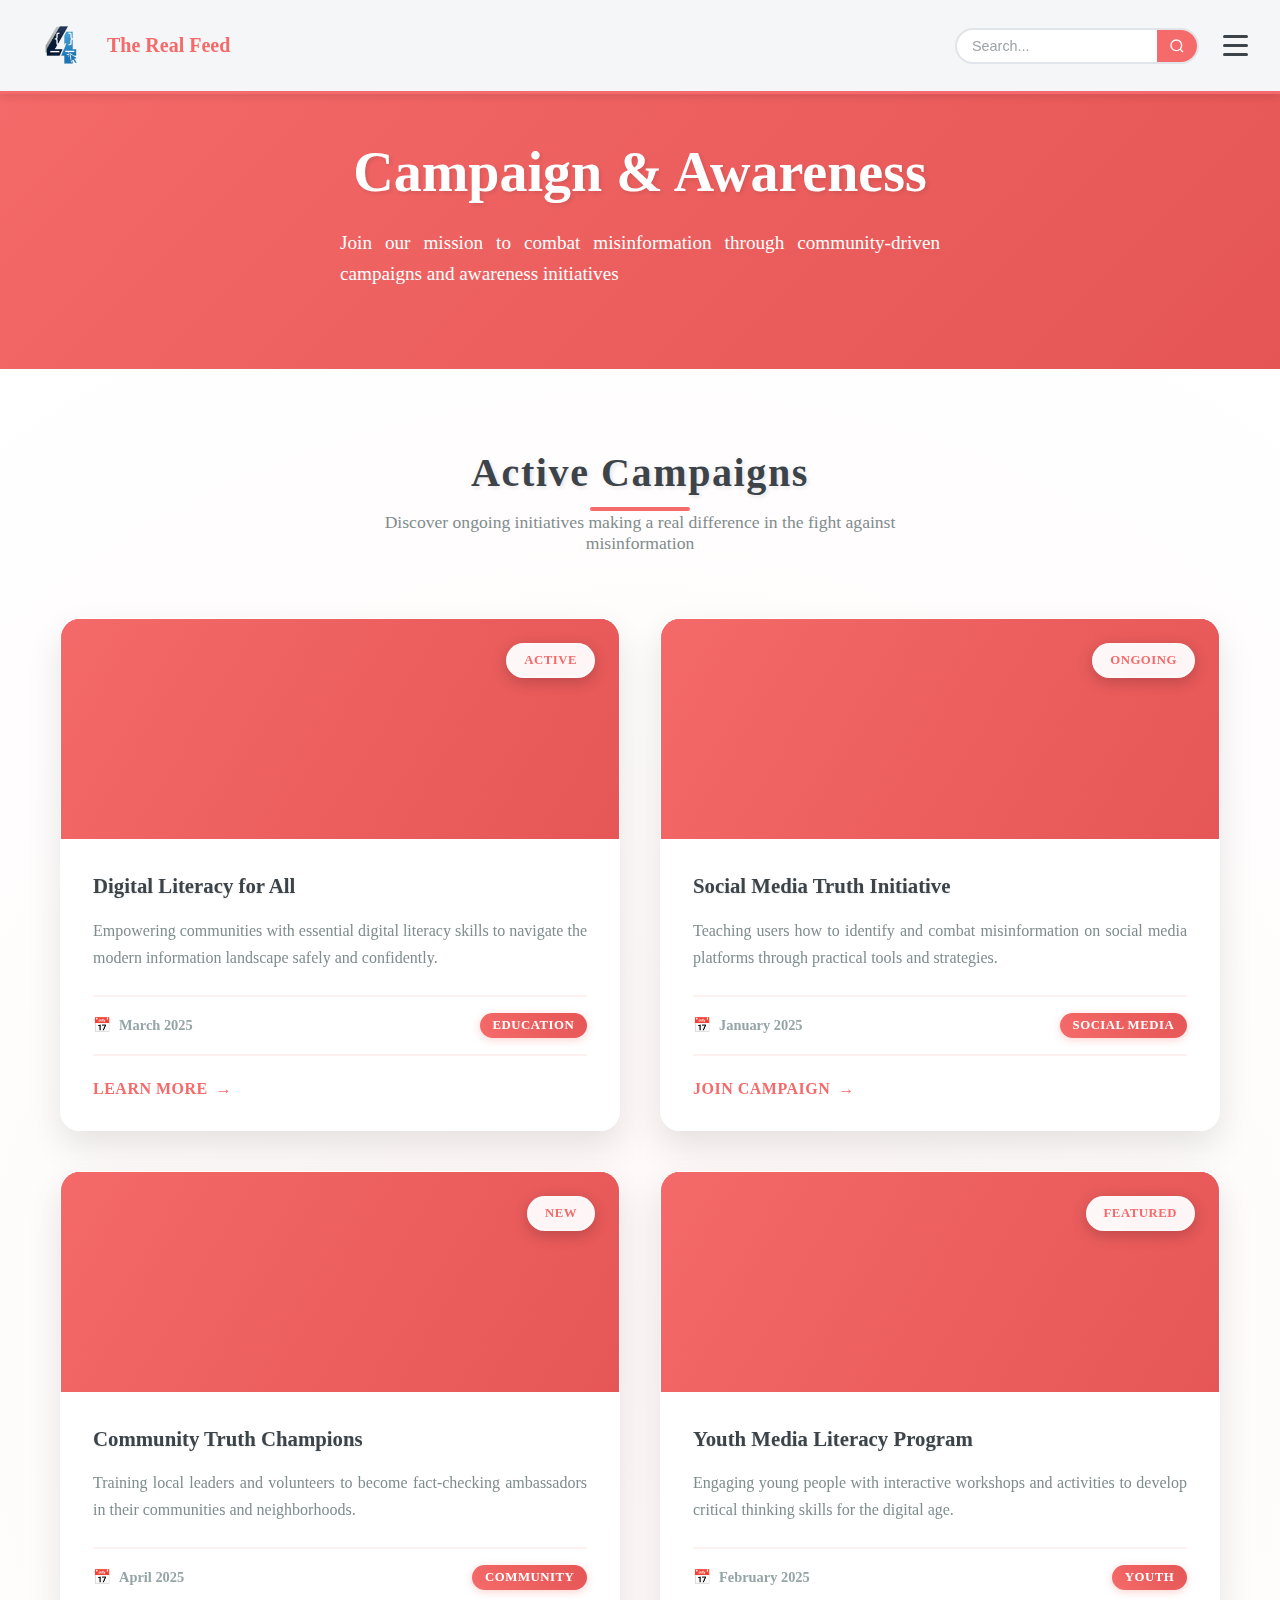
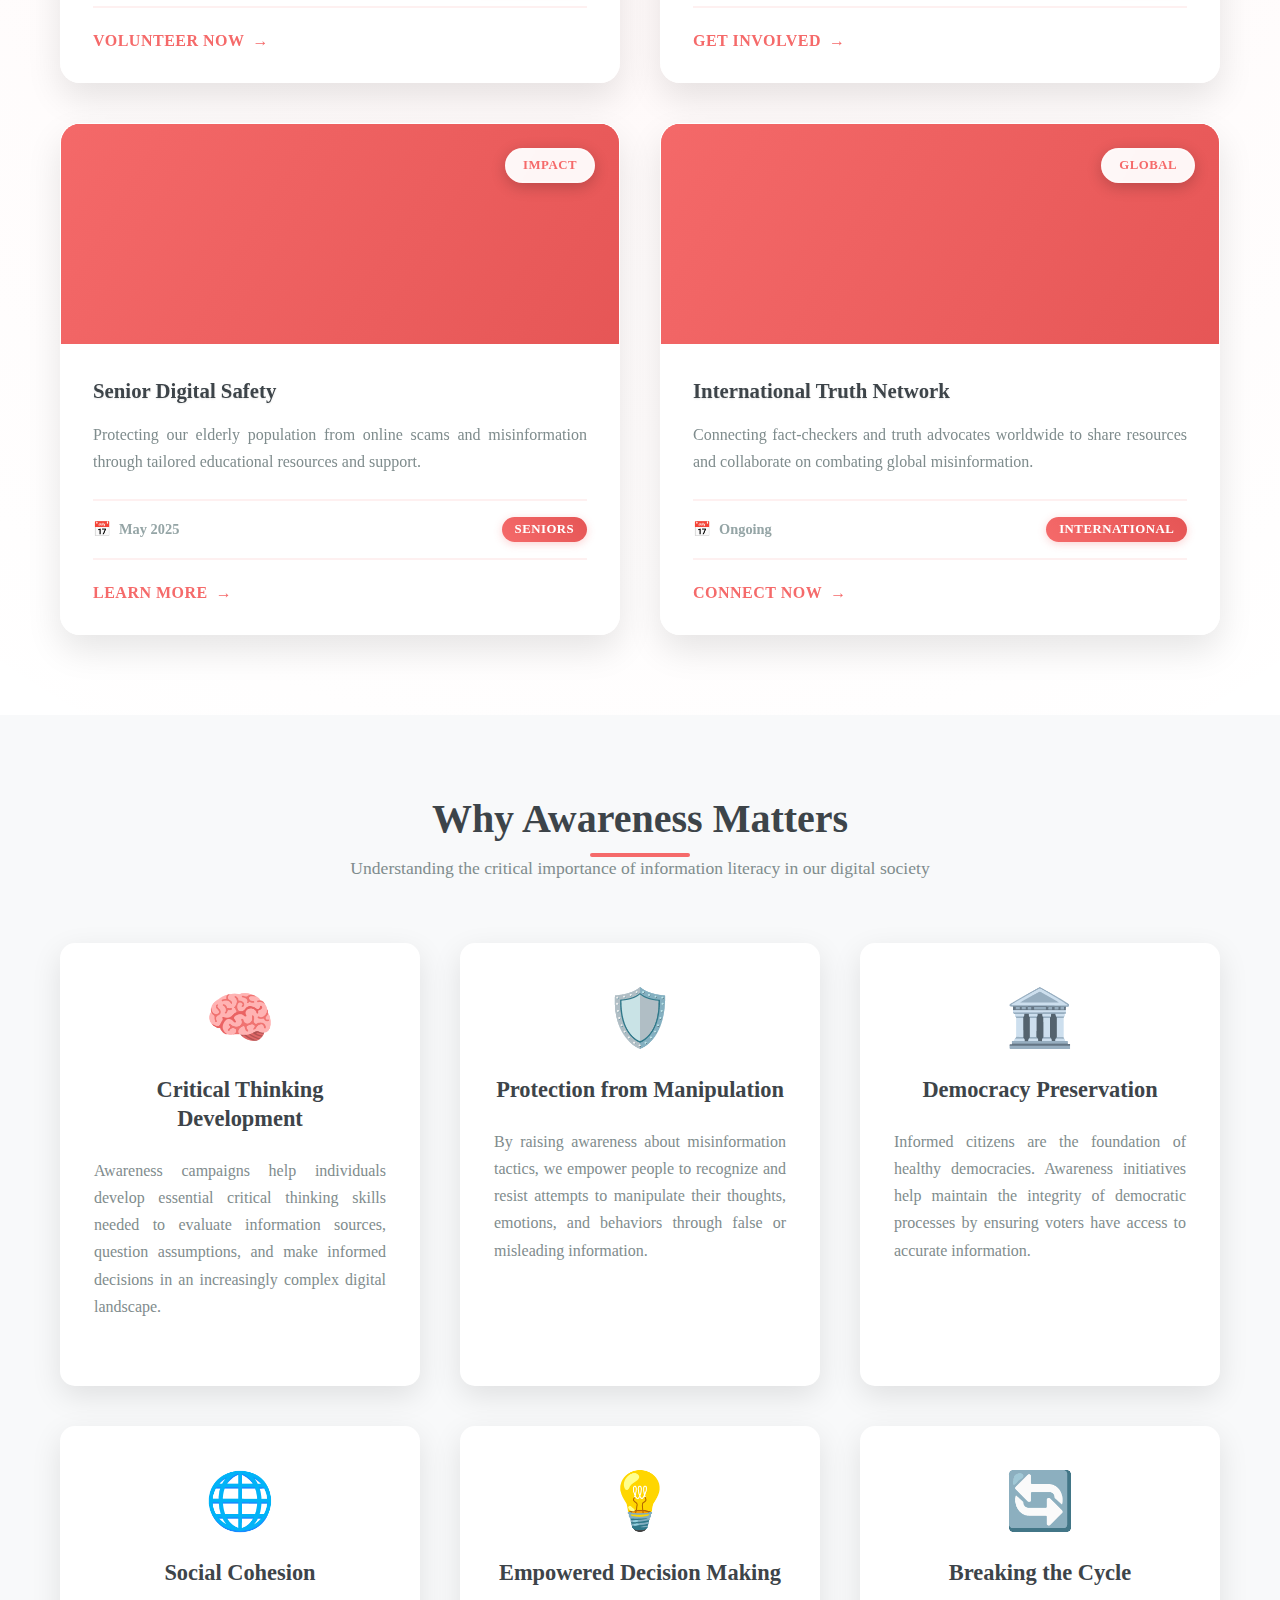
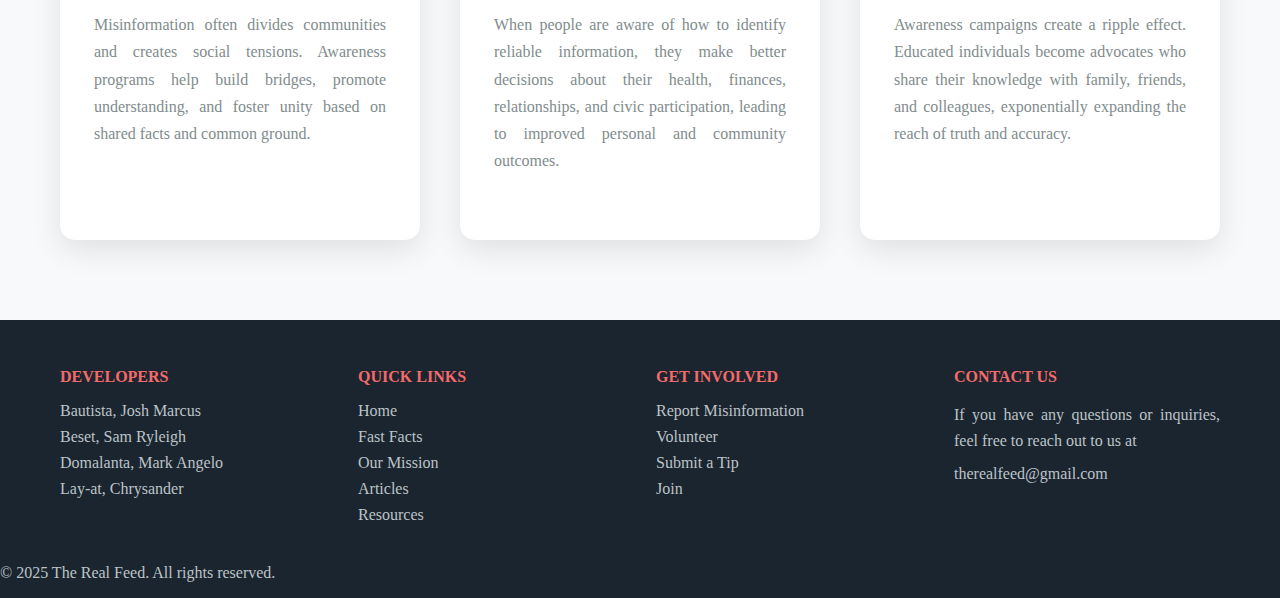
<file: campaware.html>
<!DOCTYPE html>
<html lang="en">
<head>
    <meta charset="UTF-8">
    <meta name="viewport" content="width=device-width, initial-scale=1.0">
    <title>Campaign & Awareness - The Real Feed</title>
    <link rel="stylesheet" href="style/css/campaware.css">
    <link rel="icon" type="image/png" href="style/icon/fantastic-4-logo.png">
</head>
<body>
    <!-- Navigation -->
    <input type="checkbox" id="menu-toggle">
    <nav class="nav-container">
        <div class="nav-header">
            <a href="index.html" class="logo">
                <img src="style/icon/fantastic-4-logo.png" alt="The Real Feed Logo">
                <strong>The Real Feed</strong>
            </a>
            
            <div class="nav-controls">
                <div class="search-container">
                    <input type="text" class="search-input" placeholder="Search...">
                    <button class="search-button">
                        <svg width="16" height="16" viewBox="0 0 24 24" fill="none" stroke="currentColor" stroke-width="2">
                            <circle cx="11" cy="11" r="8"></circle>
                            <path d="m21 21-4.35-4.35"></path>
                        </svg>
                    </button>
                </div>
                
                <label for="menu-toggle" class="hamburger">
                    <span></span>
                    <span></span>
                    <span></span>
                </label>
            </div>
        </div>
    </nav>
    
    <div class="menu-overlay"></div>
    <div class="nav-menu">
        <div class="menu-content">
            <h2 class="menu-title">Menu</h2>
            
            <div class="menu-search-container">
                <input type="text" class="menu-search-input" placeholder="Search">
                <button class="menu-search-button">
                    <svg width="16" height="16" viewBox="0 0 24 24" fill="none" stroke="currentColor" stroke-width="2">
                        <circle cx="11" cy="11" r="8"></circle>
                        <path d="m21 21-4.35-4.35"></path>
                    </svg>
                </button>
            </div>
            <ul class="menu-list">
                <li><a href="#">Home</a></li>
                <li><a href="about.html">About</a></li>
                <li class="has-submenu">
                    <input type="checkbox" id="submenu-1" class="submenu-checkbox">
                    <label for="submenu-1" class="submenu-toggle">Learn More</label>
                    <ul class="submenu">
                        <li><a href="learn-more.html#misinformation-disinformation">Misinformation vs Disinformation</a></li>
                        <li><a href="learn-more.html#real-world-examples">Real-World Examples</a></li>
                        <li><a href="learn-more.html#effects-on-society">Effects on Society</a></li>
                        <li><a href="learn-more.html#how-to-spot-prevent">How to Spot & Prevent</a></li>
                    </ul>
                </li>
                <li class="has-submenu">
                    <input type="checkbox" id="submenu-2" class="submenu-checkbox">
                    <label for="submenu-2" class="submenu-toggle">Community</label>
                    <ul class="submenu">
                        <li><a href="latest-news.html">Latest News</a></li>
                        <li><a href="#">Campaigns & Awareness</a></li>
                    </ul>
                </li>
                <li><a href="contact-us.html">Contact Us</a></li>
                <li><a href="resources.html">Resources</a></li>
            </ul>
        </div>
    </div>

    <!-- Main Content -->
    <main>
        <section class="hero">
            <header class="hero-content">
                <h1>Campaign & Awareness</h1>
                <p class="hero-subtitle">Join our mission to combat misinformation through community-driven campaigns and awareness initiatives</p>
            </header>
        </section>

        <!-- Active Campaigns Section -->
        <section class="campaigns">
            <div class="campaigns-header">
                <h2>Active Campaigns</h2>
                <p>Discover ongoing initiatives making a real difference in the fight against misinformation</p>
            </div>
            
            <div class="campaigns-grid">
                <div class="campaign-card">
                    <div class="campaign-image">
                        <div class="campaign-overlay">
                            <div class="campaign-badge">Active</div>
                        </div>
                    </div>
                    <div class="campaign-content">
                        <h3>Digital Literacy for All</h3>
                        <p>Empowering communities with essential digital literacy skills to navigate the modern information landscape safely and confidently.</p>
                        <div class="campaign-meta">
                            <div class="campaign-date">March 2025</div>
                            <div class="campaign-category">Education</div>
                        </div>
                        <a href="#" class="campaign-link">Learn More</a>
                    </div>
                </div>

                <div class="campaign-card">
                    <div class="campaign-image">
                        <div class="campaign-overlay">
                            <div class="campaign-badge">Ongoing</div>
                        </div>
                    </div>
                    <div class="campaign-content">
                        <h3>Social Media Truth Initiative</h3>
                        <p>Teaching users how to identify and combat misinformation on social media platforms through practical tools and strategies.</p>
                        <div class="campaign-meta">
                            <div class="campaign-date">January 2025</div>
                            <div class="campaign-category">Social Media</div>
                        </div>
                        <a href="#" class="campaign-link">Join Campaign</a>
                    </div>
                </div>

                <div class="campaign-card">
                    <div class="campaign-image">
                        <div class="campaign-overlay">
                            <div class="campaign-badge">New</div>
                        </div>
                    </div>
                    <div class="campaign-content">
                        <h3>Community Truth Champions</h3>
                        <p>Training local leaders and volunteers to become fact-checking ambassadors in their communities and neighborhoods.</p>
                        <div class="campaign-meta">
                            <div class="campaign-date">April 2025</div>
                            <div class="campaign-category">Community</div>
                        </div>
                        <a href="#" class="campaign-link">Volunteer Now</a>
                    </div>
                </div>

                <div class="campaign-card">
                    <div class="campaign-image">
                        <div class="campaign-overlay">
                            <div class="campaign-badge">Featured</div>
                        </div>
                    </div>
                    <div class="campaign-content">
                        <h3>Youth Media Literacy Program</h3>
                        <p>Engaging young people with interactive workshops and activities to develop critical thinking skills for the digital age.</p>
                        <div class="campaign-meta">
                            <div class="campaign-date">February 2025</div>
                            <div class="campaign-category">Youth</div>
                        </div>
                        <a href="#" class="campaign-link">Get Involved</a>
                    </div>
                </div>

                <div class="campaign-card">
                    <div class="campaign-image">
                        <div class="campaign-overlay">
                            <div class="campaign-badge">Impact</div>
                        </div>
                    </div>
                    <div class="campaign-content">
                        <h3>Senior Digital Safety</h3>
                        <p>Protecting our elderly population from online scams and misinformation through tailored educational resources and support.</p>
                        <div class="campaign-meta">
                            <div class="campaign-date">May 2025</div>
                            <div class="campaign-category">Seniors</div>
                        </div>
                        <a href="#" class="campaign-link">Learn More</a>
                    </div>
                </div>

                <div class="campaign-card">
                    <div class="campaign-image">
                        <div class="campaign-overlay">
                            <div class="campaign-badge">Global</div>
                        </div>
                    </div>
                    <div class="campaign-content">
                        <h3>International Truth Network</h3>
                        <p>Connecting fact-checkers and truth advocates worldwide to share resources and collaborate on combating global misinformation.</p>
                        <div class="campaign-meta">
                            <div class="campaign-date">Ongoing</div>
                            <div class="campaign-category">International</div>
                        </div>
                        <a href="#" class="campaign-link">Connect Now</a>
                    </div>
                </div>
            </div>
        </section>

        <!-- Why Awareness Matters Section -->
        <section class="awareness-importance">
            <div class="awareness-header">
                <h2>Why Awareness Matters</h2>
                <p>Understanding the critical importance of information literacy in our digital society</p>
            </div>
            
            <div class="importance-grid">
                <div class="importance-card">
                    <div class="importance-icon">🧠</div>
                    <h3>Critical Thinking Development</h3>
                    <p>Awareness campaigns help individuals develop essential critical thinking skills needed to evaluate information sources, question assumptions, and make informed decisions in an increasingly complex digital landscape.</p>
                </div>

                <div class="importance-card">
                    <div class="importance-icon">🛡️</div>
                    <h3>Protection from Manipulation</h3>
                    <p>By raising awareness about misinformation tactics, we empower people to recognize and resist attempts to manipulate their thoughts, emotions, and behaviors through false or misleading information.</p>
                </div>

                <div class="importance-card">
                    <div class="importance-icon">🏛️</div>
                    <h3>Democracy Preservation</h3>
                    <p>Informed citizens are the foundation of healthy democracies. Awareness initiatives help maintain the integrity of democratic processes by ensuring voters have access to accurate information.</p>
                </div>

                <div class="importance-card">
                    <div class="importance-icon">🌐</div>
                    <h3>Social Cohesion</h3>
                    <p>Misinformation often divides communities and creates social tensions. Awareness programs help build bridges, promote understanding, and foster unity based on shared facts and common ground.</p>
                </div>

                <div class="importance-card">
                    <div class="importance-icon">💡</div>
                    <h3>Empowered Decision Making</h3>
                    <p>When people are aware of how to identify reliable information, they make better decisions about their health, finances, relationships, and civic participation, leading to improved personal and community outcomes.</p>
                </div>

                <div class="importance-card">
                    <div class="importance-icon">🔄</div>
                    <h3>Breaking the Cycle</h3>
                    <p>Awareness campaigns create a ripple effect. Educated individuals become advocates who share their knowledge with family, friends, and colleagues, exponentially expanding the reach of truth and accuracy.</p>
                </div>
            </div>
        </section>
    </main>

    <!-- Footer -->
    <footer class="footer">
        <div class="footer-content">
            <div class="footer-section">
                <h4>Developers</h4>
                <a href="#">Bautista, Josh Marcus</a>
                <a href="#">Beset, Sam Ryleigh</a>
                <a href="https://github.com/markangelo604">Domalanta, Mark Angelo</a>
                <a href="#">Lay-at, Chrysander</a>
            </div>

            <div class="footer-section">
                <h4>Quick Links</h4>
                <a href="#home">Home</a>
                <a href="#facts">Fast Facts</a>
                <a href="#mission">Our Mission</a>
                <a href="#articles">Articles</a>
                <a href="#resources">Resources</a>
            </div>
            
            <div class="footer-section">
                <h4>Get Involved</h4>
                <a href="#report">Report Misinformation</a>
                <a href="#volunteer">Volunteer</a>
                <a href="#submit-tip">Submit a Tip</a>
                <a href="#volunteer">Join</a>
            </div>

            <div class="footer-section">
                <h4>Contact Us</h4>
                <p>If you have any questions or inquiries, feel free to reach out to us at <a href="mailto:therealfeed@gmail.com">therealfeed@gmail.com</a></p>
            </div>
        </div>
        <p>&copy; 2025 The Real Feed. All rights reserved.</p>
    </footer>
</body>
</html>
</file>
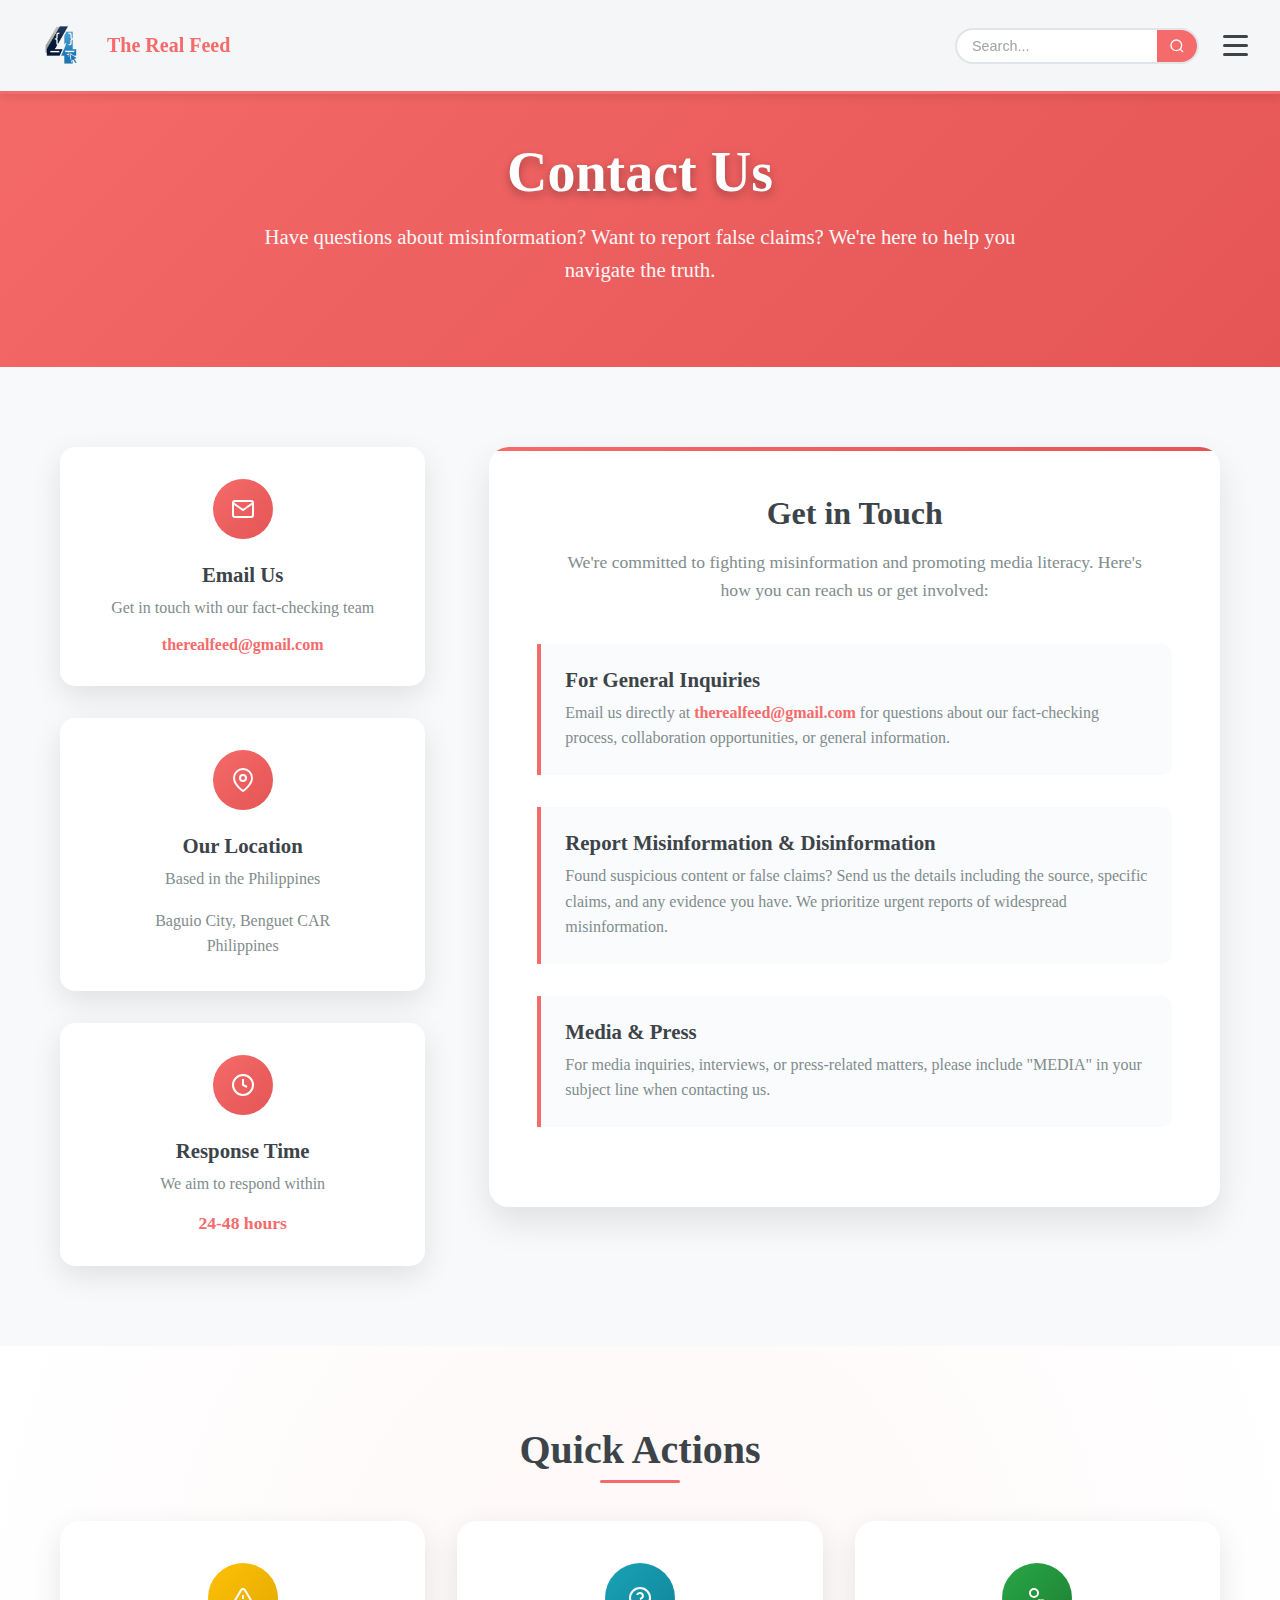
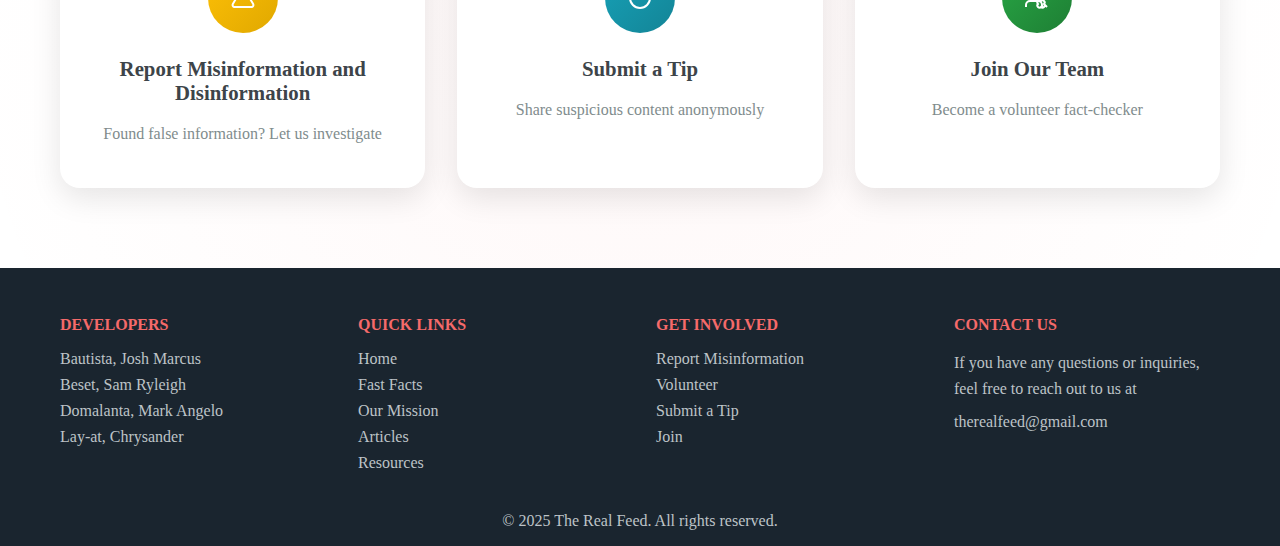
<file: contact-us.html>
<!DOCTYPE html>
<html lang="en">
<head>
    <meta charset="UTF-8">
    <meta name="viewport" content="width=device-width, initial-scale=1.0">
    <title>Contact Us - The Real Feed</title>
    <link rel="stylesheet" href="style/css/contact-us-style.css">
    <link rel="icon" type="image/png" href="style/icon/fantastic-4-logo.png">
</head>
<body>
    <!-- Navigation -->
        <input type="checkbox" id="menu-toggle">
        <nav class="nav-container">
            <div class="nav-header">
                <a href="index.html" class="logo">
                    <img src="style/icon/fantastic-4-logo.png" alt="The Real Feed Logo">
                    <strong>The Real Feed</strong>
                </a>
                
                <div class="nav-controls">
                    <div class="search-container">
                        <input type="text" class="search-input" placeholder="Search...">
                        <button class="search-button">
                            <svg width="16" height="16" viewBox="0 0 24 24" fill="none" stroke="currentColor" stroke-width="2">
                                <circle cx="11" cy="11" r="8"></circle>
                                <path d="m21 21-4.35-4.35"></path>
                            </svg>
                        </button>
                    </div>
                    
                    <label for="menu-toggle" class="hamburger">
                        <span></span>
                        <span></span>
                        <span></span>
                    </label>
                </div>
            </div>
        </nav>
        <div class="menu-overlay"></div>
        <div class="nav-menu">
            <div class="menu-content">
                <h2 class="menu-title">Menu</h2>
                
                <div class="menu-search-container">
                    <input type="text" class="menu-search-input" placeholder="Search">
                    <button class="menu-search-button">
                        <svg width="16" height="16" viewBox="0 0 24 24" fill="none" stroke="currentColor" stroke-width="2">
                            <circle cx="11" cy="11" r="8"></circle>
                            <path d="m21 21-4.35-4.35"></path>
                        </svg>
                    </button>
                </div>
                <ul class="menu-list">
                    <li><a href="index.html">Home</a></li>
                    <li><a href="#">About</a></li>
                    <li class="has-submenu">
                        <input type="checkbox" id="submenu-1" class="submenu-checkbox">
                        <label for="submenu-1" class="submenu-toggle">Learn More</label>
                        <ul class="submenu">
                            <li><a href="learn-more.html#misinformation-disinformation">Misinformation vs Disinformation</a></li>
                            <li><a href="learn-more.html#real-world-examples">Real-World Examples</a></li>
                            <li><a href="learn-more.html#effects-on-society">Effects on Society</a></li>
                            <li><a href="learn-more.html#how-to-spot-prevent">How to Spot & Prevent</a></li>
                        </ul>
                    </li>
                    <li class="has-submenu">
                        <input type="checkbox" id="submenu-2" class="submenu-checkbox">
                        <label for="submenu-2" class="submenu-toggle">Community</label>
                        <ul class="submenu">
                            <li><a href="latest-news.html">Latest News</a></li>
                            <li><a href="#">Campaigns & Awareness</a></li>
                        </ul>
                    </li>
                    <li><a href="#">Contact Us</a></li>
                    <li><a href="resources.html">Resources</a></li>
                </ul>
            </div>
        </div>
    </div>

<!-- contact hero -->
    <section class="contact-hero">
        <div class="container">
            <div class="contact-hero-content">
                <h1>Contact Us</h1>
                <p>Have questions about misinformation? Want to report false claims? We're here to help you navigate the truth.</p>
            </div>
        </div>
    </section>

<!-- Contact Section -->
    <section class="contact-section">
        <div class="container">
            <div class="contact-grid">
                <div class="contact-info">
                    <div class="contact-card">
                        <div class="contact-icon">
                            <svg width="24" height="24" viewBox="0 0 24 24" fill="none" stroke="currentColor" stroke-width="2">
                                <path d="M4 4h16c1.1 0 2 .9 2 2v12c0 1.1-.9 2-2 2H4c-1.1 0-2-.9-2-2V6c0-1.1.9-2 2-2z"></path>
                                <polyline points="22,6 12,13 2,6"></polyline>
                            </svg>
                        </div>
                        <h3>Email Us</h3>
                        <p>Get in touch with our fact-checking team</p>
                        <a href="#">therealfeed@gmail.com</a>
                    </div>

                    <div class="contact-card">
                        <div class="contact-icon">
                            <svg width="24" height="24" viewBox="0 0 24 24" fill="none" stroke="currentColor" stroke-width="2">
                                <path d="M21 10c0 7-9 13-9 13s-9-6-9-13a9 9 0 0 1 18 0z"></path>
                                <circle cx="12" cy="10" r="3"></circle>
                            </svg>
                        </div>
                        <h3>Our Location</h3>
                        <p>Based in the Philippines</p>
                        <address>Baguio City, Benguet CAR<br>Philippines</address>
                    </div>

                    <div class="contact-card">
                        <div class="contact-icon">
                            <svg width="24" height="24" viewBox="0 0 24 24" fill="none" stroke="currentColor" stroke-width="2">
                                <circle cx="12" cy="12" r="10"></circle>
                                <polyline points="12,6 12,12 16,14"></polyline>
                            </svg>
                        </div>
                        <h3>Response Time</h3>
                        <p>We aim to respond within</p>
                        <span class="response-time">24-48 hours</span>
                    </div>
                </div>

                <!-- Additional Contact Info -->
                <div class="additional-contact">
                    <div class="contact-methods">
                        <h2>Get in Touch</h2>
                        <p>We're committed to fighting misinformation and promoting media literacy. Here's how you can reach us or get involved:</p>
                        
                        <div class="contact-method">
                            <h3>For General Inquiries</h3>
                            <p>Email us directly at <a href="mailto:therealfeed@gmail.com">therealfeed@gmail.com</a> for questions about our fact-checking process, collaboration opportunities, or general information.</p>
                        </div>

                        <div class="contact-method">
                            <h3>Report Misinformation & Disinformation</h3>
                            <p>Found suspicious content or false claims? Send us the details including the source, specific claims, and any evidence you have. We prioritize urgent reports of widespread misinformation.</p>
                        </div>

                        <div class="contact-method">
                            <h3>Media & Press</h3>
                            <p>For media inquiries, interviews, or press-related matters, please include "MEDIA" in your subject line when contacting us.</p>
                        </div>
                    </div>
                </div>
            </div>
        </div>
    </section>

<!-- Quick Options -->
    <section class="quick-contact">
        <div class="container">
            <h2>Quick Actions</h2>
            <div class="quick-actions">
                <a href="#" class="quick-action-btn report">
                    <div class="action-icon">
                        <svg width="24" height="24" viewBox="0 0 24 24" fill="none" stroke="currentColor" stroke-width="2">
                            <path d="M10.29 3.86L1.82 18a2 2 0 0 0 1.71 3h16.94a2 2 0 0 0 1.71-3L13.71 3.86a2 2 0 0 0-3.42 0z"></path>
                            <line x1="12" y1="9" x2="12" y2="13"></line>
                            <line x1="12" y1="17" x2="12.01" y2="17"></line>
                        </svg>
                    </div>
                    <h3>Report Misinformation and Disinformation</h3>
                    <p>Found false information? Let us investigate</p>
                </a>

                <a href="#" class="quick-action-btn tip">
                    <div class="action-icon">
                        <svg width="24" height="24" viewBox="0 0 24 24" fill="none" stroke="currentColor" stroke-width="2">
                            <circle cx="12" cy="12" r="10"></circle>
                            <path d="M9.09 9a3 3 0 0 1 5.83 1c0 2-3 3-3 3"></path>
                            <line x1="12" y1="17" x2="12.01" y2="17"></line>
                        </svg>
                    </div>
                    <h3>Submit a Tip</h3>
                    <p>Share suspicious content anonymously</p>
                </a>

                <a href="#" class="quick-action-btn volunteer">
                    <div class="action-icon">
                        <svg width="24" height="24" viewBox="0 0 24 24" fill="none" stroke="currentColor" stroke-width="2">
                            <path d="M17 21v-2a4 4 0 0 0-4-4H5a4 4 0 0 0-4 4v2"></path>
                            <circle cx="9" cy="7" r="4"></circle>
                            <path d="m22 21-3-3m0 0a2 2 0 0 0-3-3 2 2 0 0 0-3 3 2 2 0 0 0 3 3 2 2 0 0 0 3-3z"></path>
                        </svg>
                    </div>
                    <h3>Join Our Team</h3>
                    <p>Become a volunteer fact-checker</p>
                </a>
            </div>
        </div>
    </section>

    <!-- Footer -->
    <footer>
        <div class="container">
            <div class="footer-content">
                <div class="footer-section">
                    <h4>Developers</h4>
                    <a href="https://github.com/jshmrcsb" target="_blank">Bautista, Josh Marcus</a>
                    <a href="https://github.com/yowghyt" target="_blank">Beset, Sam Ryleigh</a>
                    <a href="https://github.com/markangelo604" target="_blank">Domalanta, Mark Angelo</a>
                    <a href="https://github.com/SanderO7" target="_blank">Lay-at, Chrysander</a>
                </div>

                <div class="footer-section">
                    <h4>Quick Links</h4>
                    <a href="#home">Home</a>
                    <a href="#facts">Fast Facts</a>
                    <a href="#mission">Our Mission</a>
                    <a href="#articles">Articles</a>
                    <a href="#resources">Resources</a>
                </div>
                
                <div class="footer-section">
                    <h4>Get Involved</h4>
                    <a href="#report">Report Misinformation</a>
                    <a href="#volunteer">Volunteer</a>
                    <a href="#submit-tip">Submit a Tip</a>
                    <a href="#volunteer">Join</a>
                </div>

                <div class="footer-section">
                    <h4>Contact Us</h4>
                    <p>If you have any questions or inquiries, feel free to reach out to us at <a href="mailto:therealfeed@gmail.com">therealfeed@gmail.com</a></p>
                </div>
            </div>
            <p>&copy; 2025 The Real Feed. All rights reserved.</p>
        </div>
    </footer>
</body>
</html>
</file>
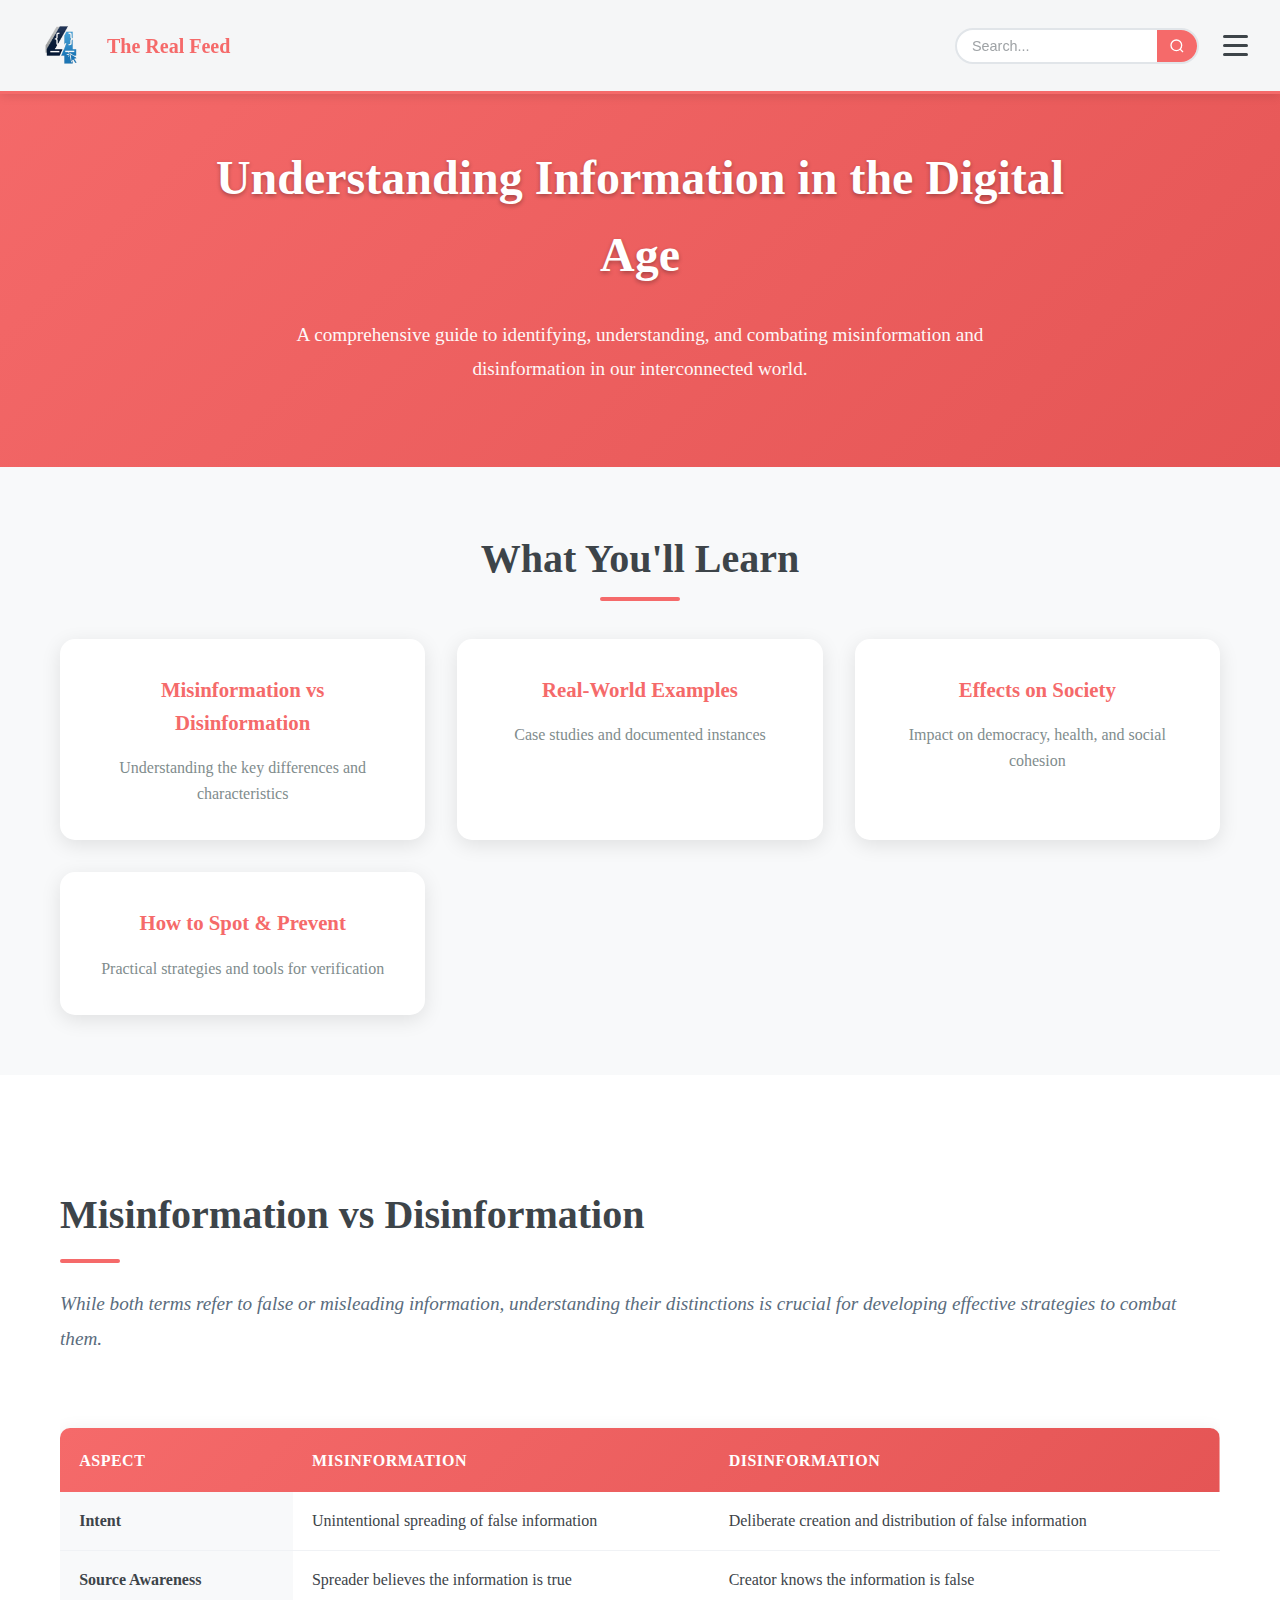
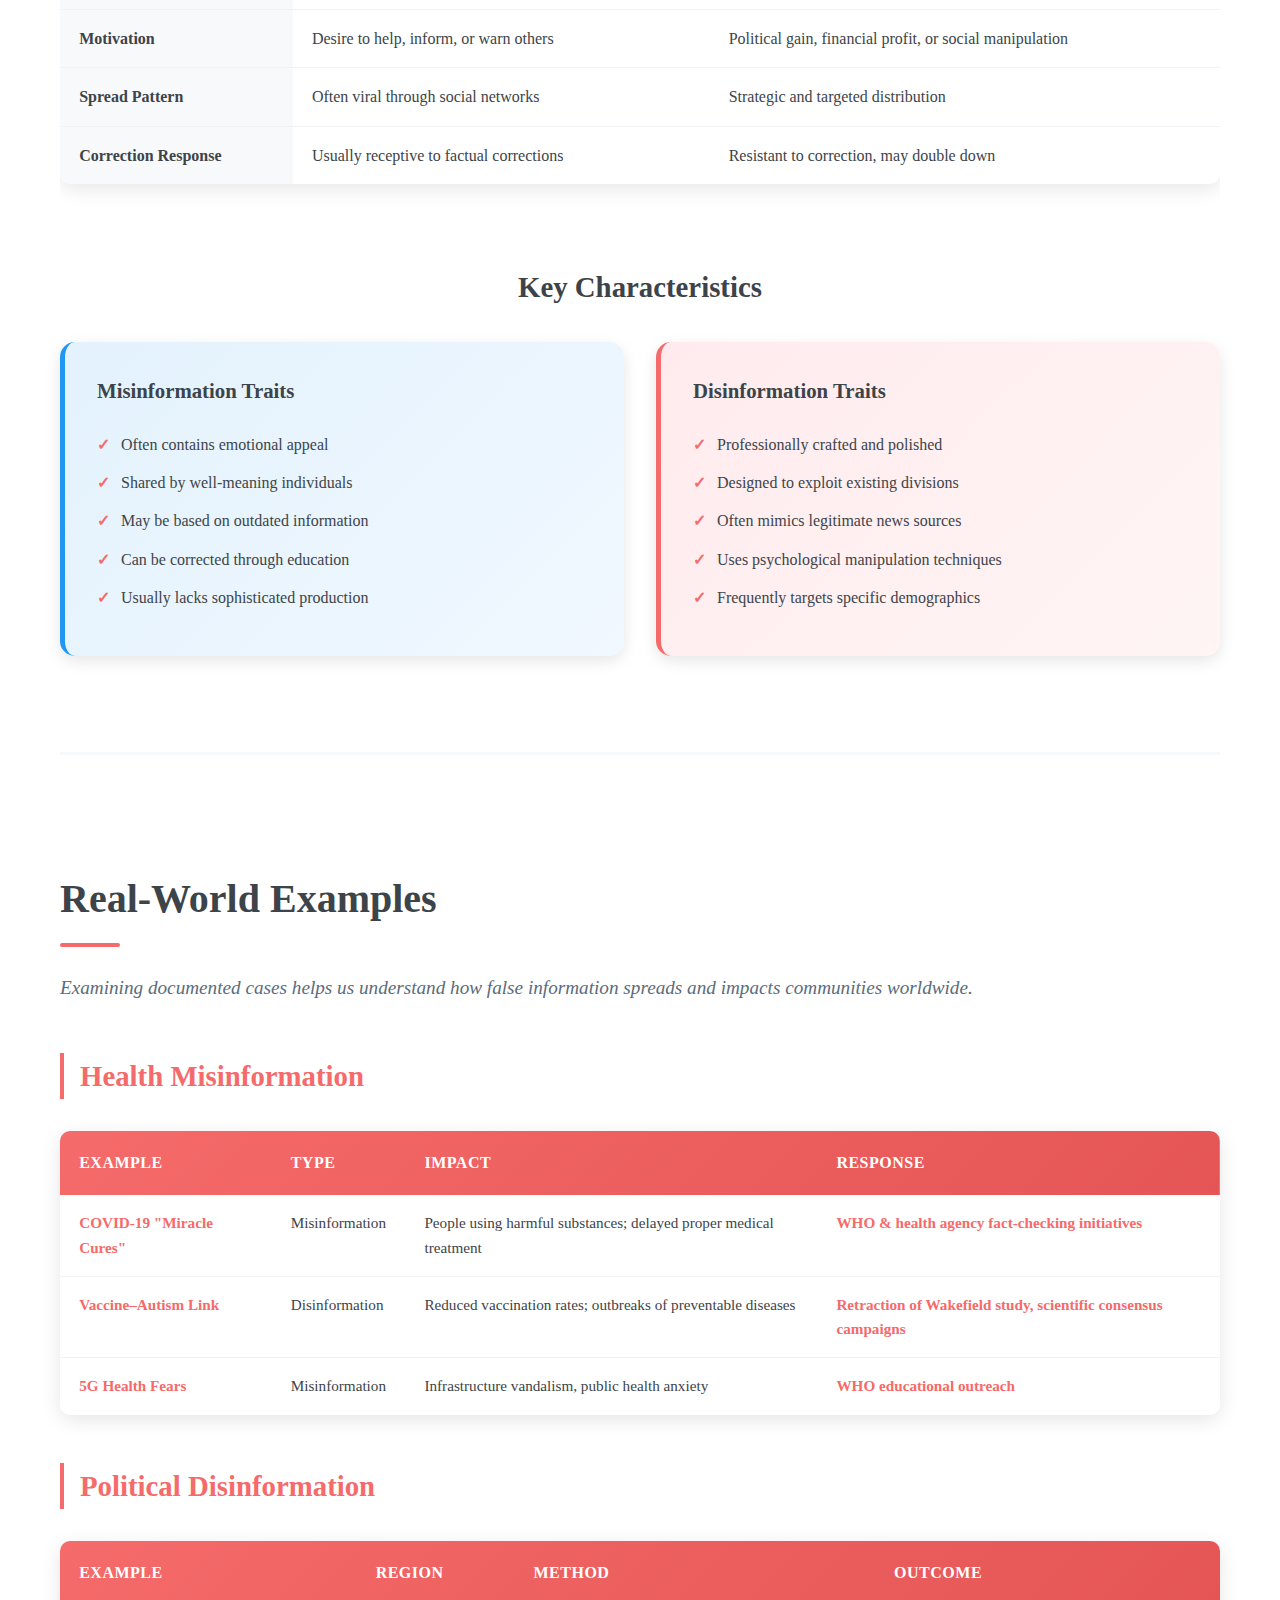
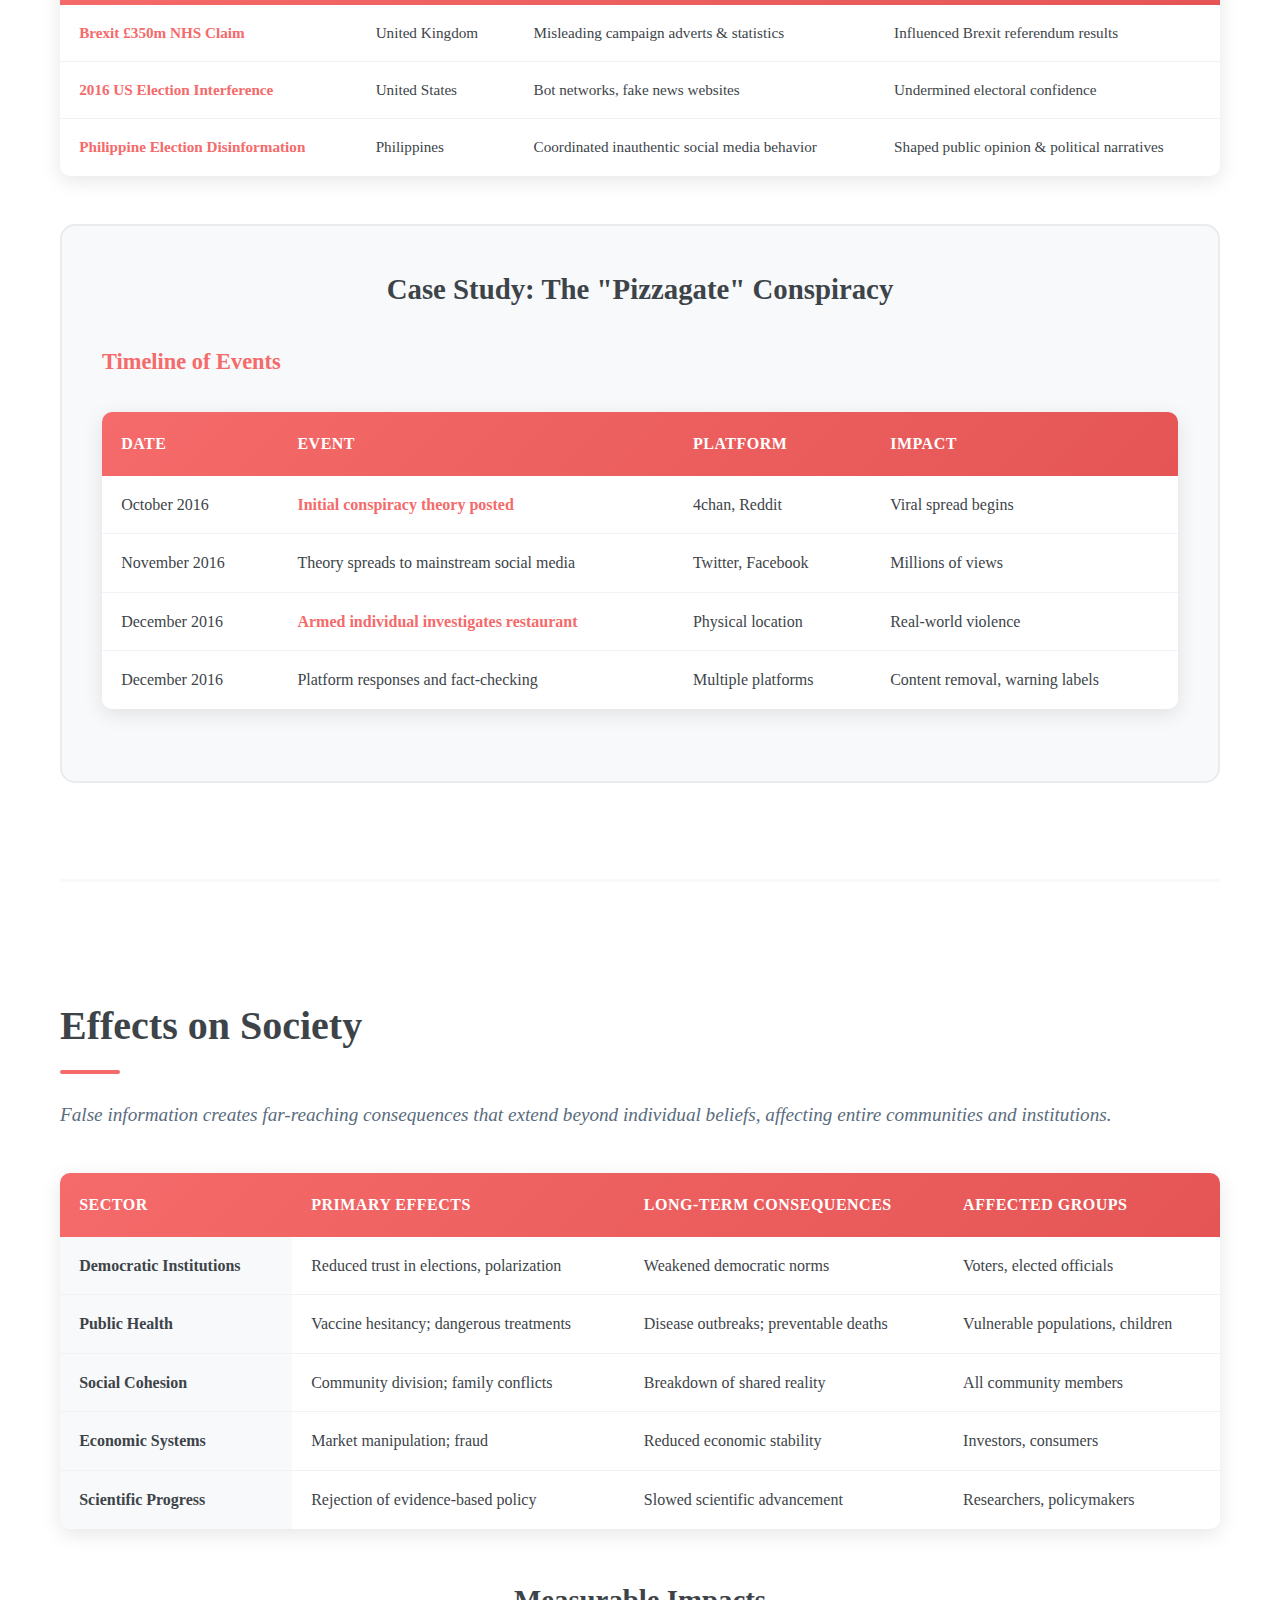
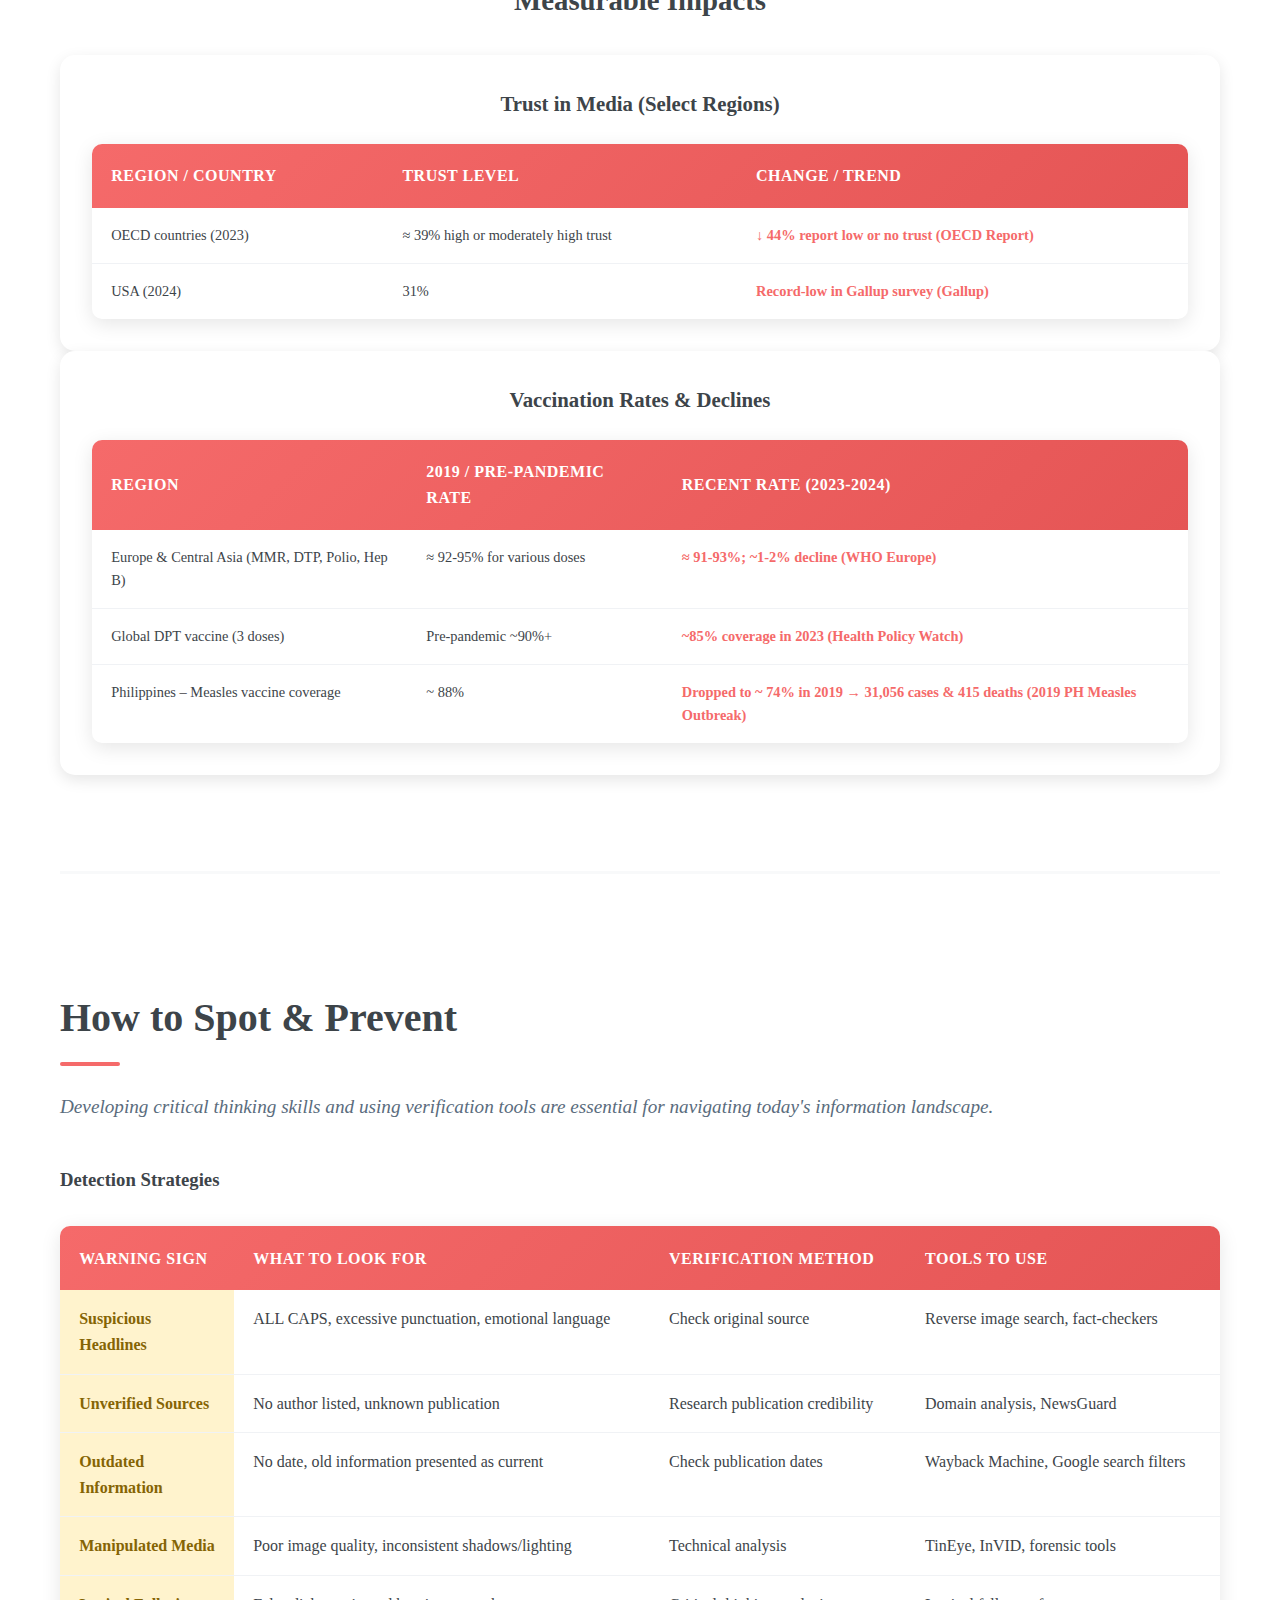
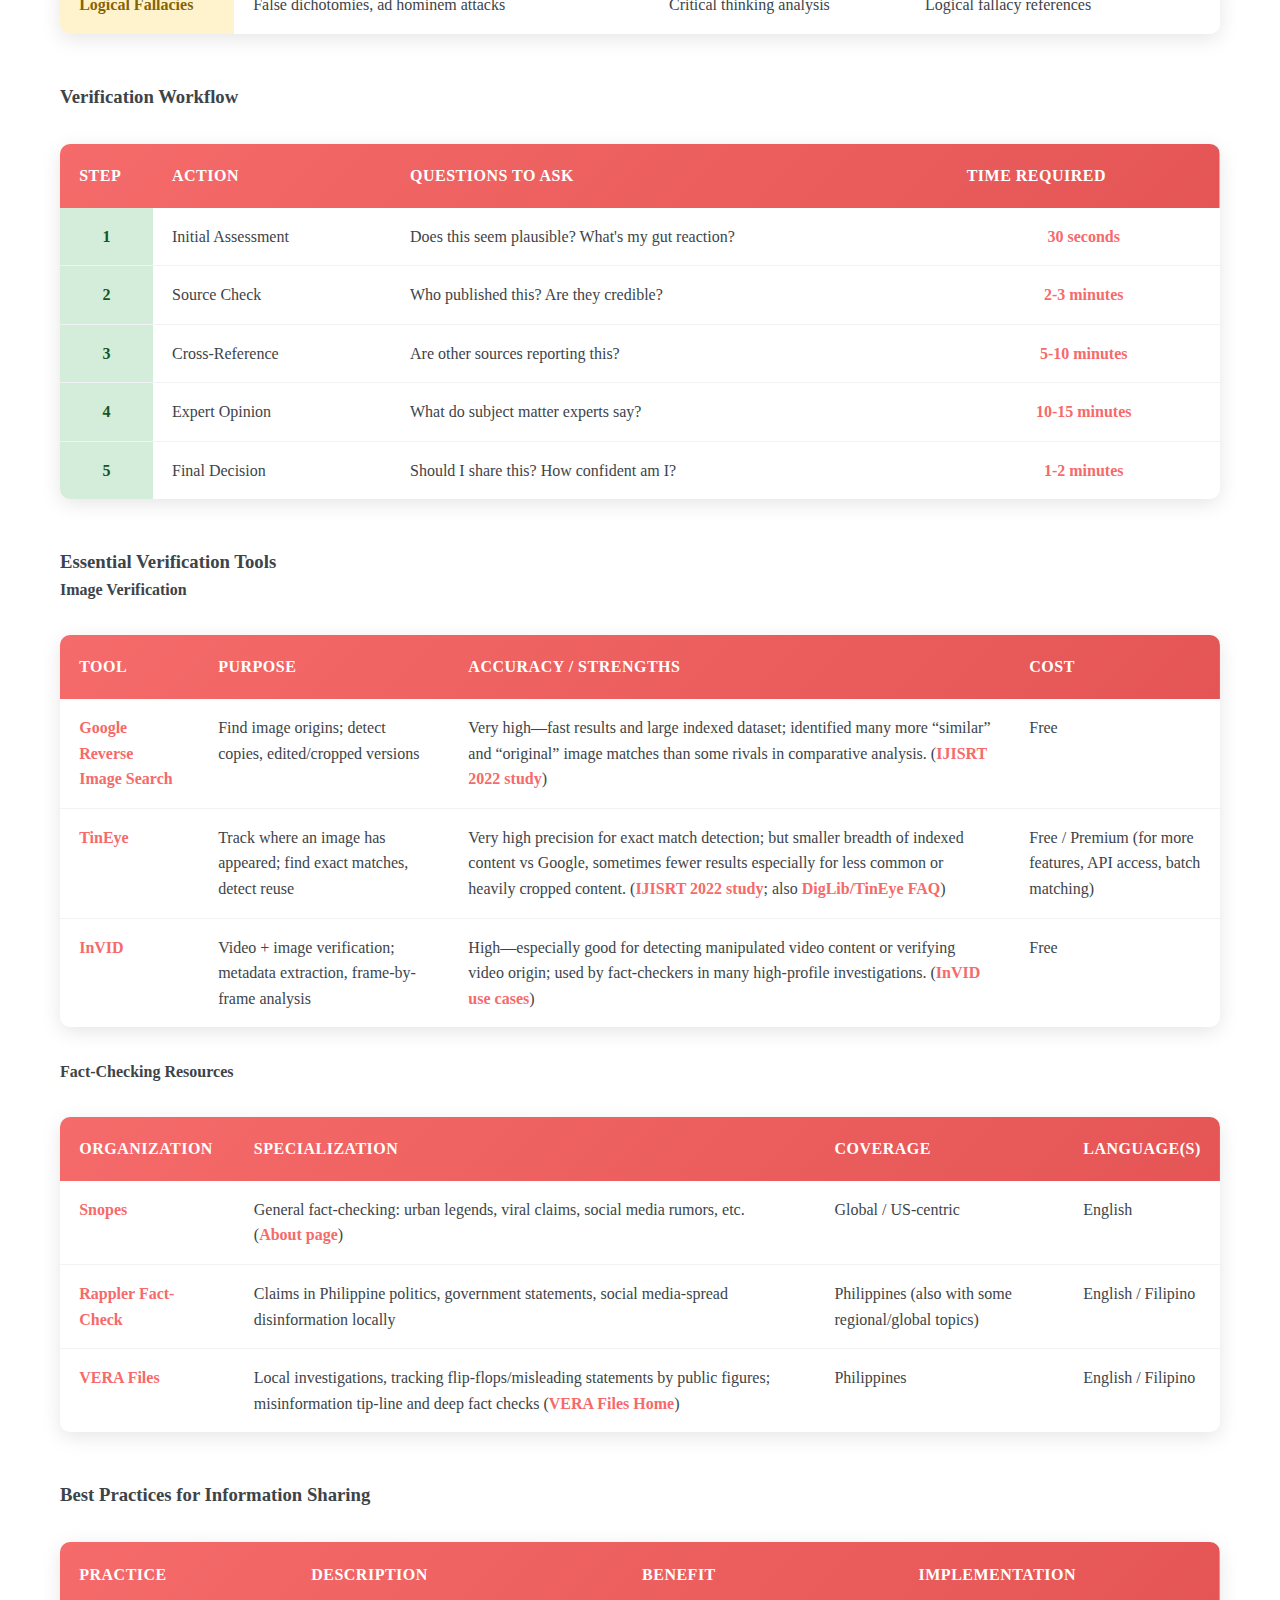
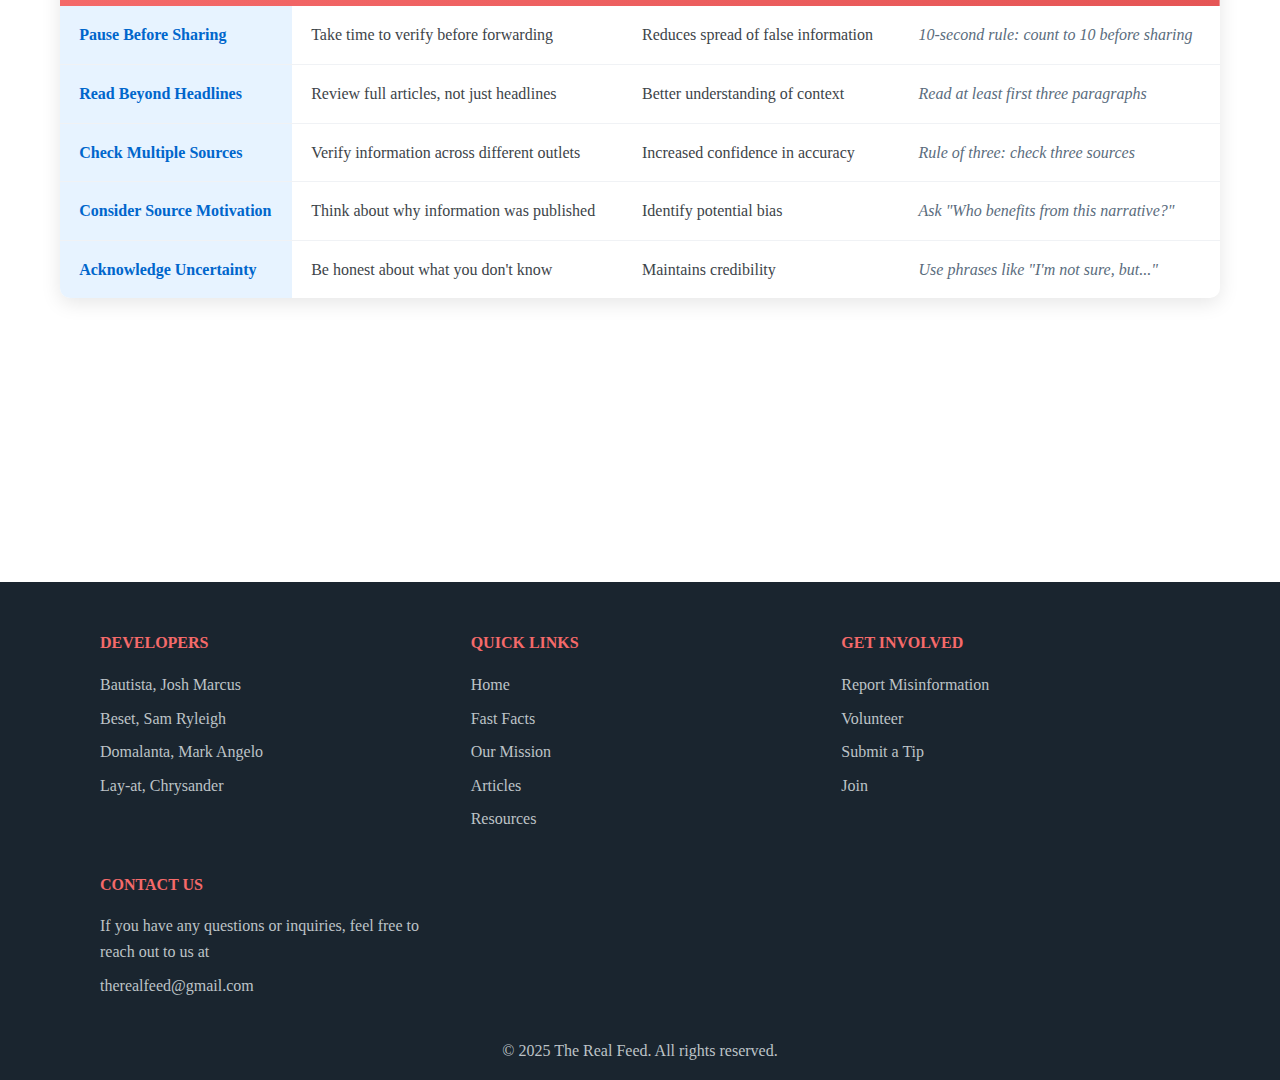
<file: learn-more.html>
<!DOCTYPE html>
<html lang="en">
<head>
    <meta charset="UTF-8">
    <meta name="viewport" content="width=device-width, initial-scale=1.0">
    <title>Learn More - The Real Feed</title>
    <link rel="stylesheet" href="style/css/learn-more.css">
    <link rel="icon" type="image/png" href="style/icon/fantastic-4-logo.png">
</head>
<body>
    <!-- Navigation -->
    <input type="checkbox" id="menu-toggle">
    <nav class="nav-container">
        <div class="nav-header">
            <a href="index.html" class="logo">
                <img src="style/icon/fantastic-4-logo.png" alt="The Real Feed Logo">
                <strong>The Real Feed</strong>
            </a>
            
            <div class="nav-controls">
                <div class="search-container">
                    <input type="text" class="search-input" placeholder="Search...">
                    <button class="search-button">
                        <svg width="16" height="16" viewBox="0 0 24 24" fill="none" stroke="currentColor" stroke-width="2">
                            <circle cx="11" cy="11" r="8"></circle>
                            <path d="m21 21-4.35-4.35"></path>
                        </svg>
                    </button>
                </div>
                
                <label for="menu-toggle" class="hamburger">
                    <span></span>
                    <span></span>
                    <span></span>
                </label>
            </div>
        </div>
    </nav>
    <div class="menu-overlay"></div>
    <div class="nav-menu">
        <div class="menu-content">
            <h2 class="menu-title">Menu</h2>
            
            <div class="menu-search-container">
                <input type="text" class="menu-search-input" placeholder="Search">
                <button class="menu-search-button">
                    <svg width="16" height="16" viewBox="0 0 24 24" fill="none" stroke="currentColor" stroke-width="2">
                        <circle cx="11" cy="11" r="8"></circle>
                        <path d="m21 21-4.35-4.35"></path>
                    </svg>
                </button>
            </div>
            <ul class="menu-list">
                <li><a href="index.html">Home</a></li>
                <li><a href="about.html">About</a></li>
                <li class="has-submenu">
                    <input type="checkbox" id="submenu-1" class="submenu-checkbox">
                    <label for="submenu-1" class="submenu-toggle">Learn More</label>
                    <ul class="submenu">
                        <li><a href="learn-more.html#misinformation-disinformation">Misinformation vs Disinformation</a></li>
                        <li><a href="learn-more.html#real-world-examples">Real-World Examples</a></li>
                        <li><a href="learn-more.html#effects-on-society">Effects on Society</a></li>
                        <li><a href="learn-more.html#how-to-spot-prevent">How to Spot & Prevent</a></li>
                    </ul>
                </li>
                <li class="has-submenu">
                    <input type="checkbox" id="submenu-2" class="submenu-checkbox">
                    <label for="submenu-2" class="submenu-toggle">Community</label>
                    <ul class="submenu">
                        <li><a href="latest-news.html">Latest News</a></li>
                        <li><a href="campaware.html">Campaigns & Awareness</a></li>
                    </ul>
                </li>
                <li><a href="contact-us.html">Contact Us</a></li>
                <li><a href="resources.html">Resources</a></li>
            </ul>
        </div>
    </div>
    <!-- End of nav -->

    <!-- Hero Section -->
    <section class="learn-hero">
        <div class="container">
            <hgroup class="hero-content">
                <h1>Understanding Information in the Digital Age</h1>
                <p>A comprehensive guide to identifying, understanding, and combating misinformation and disinformation in our interconnected world.</p>
            </hgroup>
        </div>
    </section>

    <!-- Table of Contents -->
    <section class="table-of-contents">
        <div class="container">
            <h2>What You'll Learn</h2>
            <div class="toc-grid">
                <a href="#misinformation-disinformation" class="toc-item">
                    <h3>Misinformation vs Disinformation</h3>
                    <p>Understanding the key differences and characteristics</p>
                </a>
                <a href="#real-world-examples" class="toc-item">
                    <h3>Real-World Examples</h3>
                    <p>Case studies and documented instances</p>
                </a>
                <a href="#effects-on-society" class="toc-item">
                    <h3>Effects on Society</h3>
                    <p>Impact on democracy, health, and social cohesion</p>
                </a>
                <a href="#how-to-spot-prevent" class="toc-item">
                    <h3>How to Spot & Prevent</h3>
                    <p>Practical strategies and tools for verification</p>
                </a>
            </div>
        </div>
    </section>

    <!-- Main Content -->
    <main class="learn-content">
        <div class="container">
            <!-- Section 1: Misinformation vs Disinformation -->
            <section id="misinformation-disinformation" class="content-section">
                <h2>Misinformation vs Disinformation</h2>
                <p class="section-intro">While both terms refer to false or misleading information, understanding their distinctions is crucial for developing effective strategies to combat them.</p>
                
                <div class="comparison-table-container">
                    <table class="comparison-table">
                        <thead>
                            <tr>
                                <th>Aspect</th>
                                <th>Misinformation</th>
                                <th>Disinformation</th>
                            </tr>
                        </thead>
                        <tbody>
                            <tr>
                                <td><strong>Intent</strong></td>
                                <td>Unintentional spreading of false information</td>
                                <td>Deliberate creation and distribution of false information</td>
                            </tr>
                            <tr>
                                <td><strong>Source Awareness</strong></td>
                                <td>Spreader believes the information is true</td>
                                <td>Creator knows the information is false</td>
                            </tr>
                            <tr>
                                <td><strong>Motivation</strong></td>
                                <td>Desire to help, inform, or warn others</td>
                                <td>Political gain, financial profit, or social manipulation</td>
                            </tr>
                            <tr>
                                <td><strong>Spread Pattern</strong></td>
                                <td>Often viral through social networks</td>
                                <td>Strategic and targeted distribution</td>
                            </tr>
                            <tr>
                                <td><strong>Correction Response</strong></td>
                                <td>Usually receptive to factual corrections</td>
                                <td>Resistant to correction, may double down</td>
                            </tr>
                        </tbody>
                    </table>
                </div>

                <div class="key-concepts">
                    <h3>Key Characteristics</h3>
                    <div class="concepts-grid">
                        <div class="concept-card misinformation">
                            <h4>Misinformation Traits</h4>
                            <ul>
                                <li>Often contains emotional appeal</li>
                                <li>Shared by well-meaning individuals</li>
                                <li>May be based on outdated information</li>
                                <li>Can be corrected through education</li>
                                <li>Usually lacks sophisticated production</li>
                            </ul>
                        </div>
                        <div class="concept-card disinformation">
                            <h4>Disinformation Traits</h4>
                            <ul>
                                <li>Professionally crafted and polished</li>
                                <li>Designed to exploit existing divisions</li>
                                <li>Often mimics legitimate news sources</li>
                                <li>Uses psychological manipulation techniques</li>
                                <li>Frequently targets specific demographics</li>
                            </ul>
                        </div>
                    </div>
                </div>
            </section>

            <!-- Section 2: Real-World Examples -->
            <section id="real-world-examples" class="content-section">
                <h2>Real-World Examples</h2>
                <p class="section-intro">Examining documented cases helps us understand how false information spreads and impacts communities worldwide.</p>

                <div class="examples-container">
                    <div class="example-category">
                        <h3>Health Misinformation</h3>
                        <table class="examples-table">
                            <thead>
                                <tr>
                                    <th>Example</th>
                                    <th>Type</th>
                                    <th>Impact</th>
                                    <th>Response</th>
                                </tr>
                            </thead>
                            <tbody>
                                <tr>
                                    <td><a href="https://apnews.com/article/tesla-miracle-cure-biohealers-medbeds-covid-tiktok-1a790089931d601199c5a07331b7e42b?utm_source=chatgpt.com" target="_blank">COVID-19 "Miracle Cures"</a></td>
                                    <td>Misinformation</td>
                                    <td>People using harmful substances; delayed proper medical treatment</td>
                                    <td><a href="https://www.mdpi.com/2076-0760/12/6/320?utm_source=chatgpt.com" target="_blank">WHO & health agency fact-checking initiatives</a></td>
                                </tr>
                                <tr>
                                    <td><a href="https://en.wikipedia.org/wiki/MMR_vaccine_and_autism?utm_source=chatgpt.com" target="_blank">Vaccine–Autism Link</a></td>
                                    <td>Disinformation</td>
                                    <td>Reduced vaccination rates; outbreaks of preventable diseases</td>
                                    <td><a href="https://en.wikipedia.org/wiki/Lancet_MMR_autism_fraud?utm_source=chatgpt.com" target="_blank">Retraction of Wakefield study, scientific consensus campaigns</a></td>
                                </tr>
                                <tr>
                                    <td><a href="https://www.bbc.com/news/technology-51742646?utm_source=chatgpt.com" target="_blank">5G Health Fears</a></td>
                                    <td>Misinformation</td>
                                    <td>Infrastructure vandalism, public health anxiety</td>
                                    <td><a href="https://www.who.int/news-room/questions-and-answers/item/radiation-5g-mobile-networks-and-health?utm_source=chatgpt.com" target="_blank">WHO educational outreach</a></td>
                                </tr>
                            </tbody>
                        </table>
                    </div>

                    <div class="example-category">
                        <h3>Political Disinformation</h3>
                        <table class="examples-table">
                            <thead>
                                <tr>
                                    <th>Example</th>
                                    <th>Region</th>
                                    <th>Method</th>
                                    <th>Outcome</th>
                                </tr>
                            </thead>
                            <tbody>
                                <tr>
                                    <td><a href="https://www.independent.co.uk/news/uk/politics/boris-johnson-350m-brexit-nhs-misled-uk-statistics-authority-the-telegraph-sir-david-norgrove-amber-rudd-a7951711.html?utm_source=chatgpt.com" target="_blank">Brexit £350m NHS Claim</a></td>
                                    <td>United Kingdom</td>
                                    <td>Misleading campaign adverts & statistics</td>
                                    <td>Influenced Brexit referendum results</td>
                                </tr>
                                <tr>
                                    <td><a href="https://www.bbc.com/news/technology-39853271?utm_source=chatgpt.com" target="_blank">2016 US Election Interference</a></td>
                                    <td>United States</td>
                                    <td>Bot networks, fake news websites</td>
                                    <td>Undermined electoral confidence</td>
                                </tr>
                                <tr>
                                    <td><a href="https://www.rappler.com/philippines/fake-accounts-drove-praise-rodrigo-duterte-target-2025-elections/?utm_source=chatgpt.com" target="_blank">Philippine Election Disinformation</a></td>
                                    <td>Philippines</td>
                                    <td>Coordinated inauthentic social media behavior</td>
                                    <td>Shaped public opinion & political narratives</td>
                                </tr>
                            </tbody>
                        </table>
                    </div>

                    <div class="case-study">
                        <h3>Case Study: The "Pizzagate" Conspiracy</h3>
                        <div class="case-details">
                            <div class="case-timeline">
                                <h4>Timeline of Events</h4>
                                <table class="timeline-table">
                                    <thead>
                                        <tr>
                                            <th>Date</th>
                                            <th>Event</th>
                                            <th>Platform</th>
                                            <th>Impact</th>
                                        </tr>
                                    </thead>
                                    <tbody>
                                        <tr>
                                            <td>October 2016</td>
                                            <td><a href="https://www.bbc.com/news/blogs-trending-38156985?utm_source=chatgpt.com" target="_blank">Initial conspiracy theory posted</a></td>
                                            <td>4chan, Reddit</td>
                                            <td>Viral spread begins</td>
                                        </tr>
                                        <tr>
                                            <td>November 2016</td>
                                            <td>Theory spreads to mainstream social media</td>
                                            <td>Twitter, Facebook</td>
                                            <td>Millions of views</td>
                                        </tr>
                                        <tr>
                                            <td>December 2016</td>
                                            <td><a href="https://www.nytimes.com/2016/12/05/business/media/comet-ping-pong-pizza-shooting-fake-news-consequences.html?utm_source=chatgpt.com" target="_blank">Armed individual investigates restaurant</a></td>
                                            <td>Physical location</td>
                                            <td>Real-world violence</td>
                                        </tr>
                                        <tr>
                                            <td>December 2016</td>
                                            <td>Platform responses and fact-checking</td>
                                            <td>Multiple platforms</td>
                                            <td>Content removal, warning labels</td>
                                        </tr>
                                    </tbody>
                                </table>
                            </div>
                        </div>
                    </div>
                </div>
            </section>


            <!-- Section 3: Effects on Society -->
            <section id="effects-on-society" class="content-section">
                <h2>Effects on Society</h2>
                <p class="section-intro">False information creates far-reaching consequences that extend beyond individual beliefs, affecting entire communities and institutions.</p>

                <div class="effects-overview">
                    <table class="effects-table">
                        <thead>
                            <tr>
                                <th>Sector</th>
                                <th>Primary Effects</th>
                                <th>Long-term Consequences</th>
                                <th>Affected Groups</th>
                            </tr>
                        </thead>
                        <tbody>
                            <tr>
                                <td><strong>Democratic Institutions</strong></td>
                                <td>Reduced trust in elections, polarization</td>
                                <td>Weakened democratic norms</td>
                                <td>Voters, elected officials</td>
                            </tr>
                            <tr>
                                <td><strong>Public Health</strong></td>
                                <td>Vaccine hesitancy; dangerous treatments</td>
                                <td>Disease outbreaks; preventable deaths</td>
                                <td>Vulnerable populations, children</td>
                            </tr>
                            <tr>
                                <td><strong>Social Cohesion</strong></td>
                                <td>Community division; family conflicts</td>
                                <td>Breakdown of shared reality</td>
                                <td>All community members</td>
                            </tr>
                            <tr>
                                <td><strong>Economic Systems</strong></td>
                                <td>Market manipulation; fraud</td>
                                <td>Reduced economic stability</td>
                                <td>Investors, consumers</td>
                            </tr>
                            <tr>
                                <td><strong>Scientific Progress</strong></td>
                                <td>Rejection of evidence-based policy</td>
                                <td>Slowed scientific advancement</td>
                                <td>Researchers, policymakers</td>
                            </tr>
                        </tbody>
                    </table>
                </div>

                <div class="impact-metrics">
                    <h3>Measurable Impacts</h3>
                    <div class="metrics-grid">
                        <div class="metric-card">
                            <h4>Trust in Media (Select Regions)</h4>
                            <table class="metric-table">
                                <thead>
                                    <tr>
                                        <th>Region / Country</th>
                                        <th>Trust Level</th>
                                        <th>Change / Trend</th>
                                    </tr>
                                </thead>
                                <tbody>
                                    <tr>
                                        <td>OECD countries (2023)</td>
                                        <td>≈ 39% high or moderately high trust</td>
                                        <td>↓ 44% report low or no trust 
                                            (<a href="https://www.oecd.org/en/publications/oecd-survey-on-drivers-of-trust-in-public-institutions-2024-results_9a20554b-en/full-report/trust-and-information-integrity_49ce5100.html?utm_source=chatgpt.com" target="_blank">OECD Report</a>)
                                        </td>
                                    </tr>
                                    <tr>
                                        <td>USA (2024)</td>
                                        <td>31%</td>
                                        <td>Record-low in Gallup survey 
                                            (<a href="https://news.gallup.com/poll/651977/americans-trust-media-remains-trend-low.aspx?utm_source=chatgpt.com" target="_blank">Gallup</a>)
                                        </td>
                                    </tr>
                                </tbody>
                            </table>
                        </div>
                        <div class="metric-card">
                            <h4>Vaccination Rates & Declines</h4>
                            <table class="metric-table">
                                <thead>
                                    <tr>
                                        <th>Region</th>
                                        <th>2019 / Pre-pandemic Rate</th>
                                        <th>Recent Rate (2023-2024)</th>
                                    </tr>
                                </thead>
                                <tbody>
                                    <tr>
                                        <td>Europe & Central Asia (MMR, DTP, Polio, Hep B)</td>
                                        <td>≈ 92-95% for various doses</td>
                                        <td>≈ 91-93%; ~1-2% decline 
                                            (<a href="https://www.who.int/europe/news/item/15-07-2025-childhood-vaccination-rates-lag-in-europe---fueling-further-resurgence-of-measles-and-whooping-cough?utm_source=chatgpt.com" target="_blank">WHO Europe</a>)
                                        </td>
                                    </tr>
                                    <tr>
                                        <td>Global DPT vaccine (3 doses)</td>
                                        <td>Pre-pandemic ~90%+</td>
                                        <td>~85% coverage in 2023 
                                            (<a href="https://healthpolicy-watch.news/global-vaccination-rate-holds-steady-at-85-but-still-off-course-from-sdg-target/?utm_source=chatgpt.com" target="_blank">Health Policy Watch</a>)
                                        </td>
                                    </tr>
                                    <tr>
                                        <td>Philippines – Measles vaccine coverage</td>
                                        <td>~ 88%</td>
                                        <td>Dropped to ~ 74% in 2019 → 31,056 cases & 415 deaths 
                                            (<a href="https://en.wikipedia.org/wiki/2019_measles_outbreak_in_the_Philippines?utm_source=chatgpt.com" target="_blank">2019 PH Measles Outbreak</a>)
                                        </td>
                                    </tr>
                                </tbody>
                            </table>
                        </div>
                    </div>
                </div>
            </section>


            <!-- Section 4: How to Spot & Prevent -->
            <section id="how-to-spot-prevent" class="content-section">
                <h2>How to Spot & Prevent</h2>
                <p class="section-intro">Developing critical thinking skills and using verification tools are essential for navigating today's information landscape.</p>

                <div class="prevention-strategies">
                    <h3>Detection Strategies</h3>
                    <table class="detection-table">
                        <thead>
                            <tr>
                                <th>Warning Sign</th>
                                <th>What to Look For</th>
                                <th>Verification Method</th>
                                <th>Tools to Use</th>
                            </tr>
                        </thead>
                        <tbody>
                            <tr>
                                <td>Suspicious Headlines</td>
                                <td>ALL CAPS, excessive punctuation, emotional language</td>
                                <td>Check original source</td>
                                <td>Reverse image search, fact-checkers</td>
                            </tr>
                            <tr>
                                <td>Unverified Sources</td>
                                <td>No author listed, unknown publication</td>
                                <td>Research publication credibility</td>
                                <td>Domain analysis, NewsGuard</td>
                            </tr>
                            <tr>
                                <td>Outdated Information</td>
                                <td>No date, old information presented as current</td>
                                <td>Check publication dates</td>
                                <td>Wayback Machine, Google search filters</td>
                            </tr>
                            <tr>
                                <td>Manipulated Media</td>
                                <td>Poor image quality, inconsistent shadows/lighting</td>
                                <td>Technical analysis</td>
                                <td>TinEye, InVID, forensic tools</td>
                            </tr>
                            <tr>
                                <td>Logical Fallacies</td>
                                <td>False dichotomies, ad hominem attacks</td>
                                <td>Critical thinking analysis</td>
                                <td>Logical fallacy references</td>
                            </tr>
                        </tbody>
                    </table>
                </div>

                <div class="verification-workflow">
                    <h3>Verification Workflow</h3>
                    <table class="workflow-table">
                        <thead>
                            <tr>
                                <th>Step</th>
                                <th>Action</th>
                                <th>Questions to Ask</th>
                                <th>Time Required</th>
                            </tr>
                        </thead>
                        <tbody>
                            <tr>
                                <td>1</td>
                                <td>Initial Assessment</td>
                                <td>Does this seem plausible? What's my gut reaction?</td>
                                <td>30 seconds</td>
                            </tr>
                            <tr>
                                <td>2</td>
                                <td>Source Check</td>
                                <td>Who published this? Are they credible?</td>
                                <td>2-3 minutes</td>
                            </tr>
                            <tr>
                                <td>3</td>
                                <td>Cross-Reference</td>
                                <td>Are other sources reporting this?</td>
                                <td>5-10 minutes</td>
                            </tr>
                            <tr>
                                <td>4</td>
                                <td>Expert Opinion</td>
                                <td>What do subject matter experts say?</td>
                                <td>10-15 minutes</td>
                            </tr>
                            <tr>
                                <td>5</td>
                                <td>Final Decision</td>
                                <td>Should I share this? How confident am I?</td>
                                <td>1-2 minutes</td>
                            </tr>
                        </tbody>
                    </table>
                </div>

                <div class="prevention-tools">
                    <h3>Essential Verification Tools</h3>
                    <div class="tools-categories">
                        <div class="tool-category">
                            <h4>Image Verification</h4>
                            <table class="tools-table">
                                <thead>
                                    <tr>
                                        <th>Tool</th>
                                        <th>Purpose</th>
                                        <th>Accuracy / Strengths</th>
                                        <th>Cost</th>
                                    </tr>
                                </thead>
                                <tbody>
                                    <tr>
                                        <td><a href="https://images.google.com/" target="_blank">Google Reverse Image Search</a></td>
                                        <td>Find image origins; detect copies, edited/cropped versions</td>
                                        <td>Very high—fast results and large indexed dataset; identified many more “similar” and “original” image matches than some rivals in comparative analysis.  
                                            (<a href="https://www.ijisrt.com/assets/upload/files/IJISRT22MAR398.pdf?utm_source=chatgpt.com" target="_blank">IJISRT 2022 study</a>)</td>
                                        <td>Free</td>
                                    </tr>
                                    <tr>
                                        <td><a href="https://tineye.com/" target="_blank">TinEye</a></td>
                                        <td>Track where an image has appeared; find exact matches, detect reuse</td>
                                        <td>Very high precision for exact match detection; but smaller breadth of indexed content vs Google, sometimes fewer results especially for less common or heavily cropped content.  
                                            (<a href="https://www.ijisrt.com/assets/upload/files/IJISRT22MAR398.pdf?utm_source=chatgpt.com" target="_blank">IJISRT 2022 study</a>; also <a href="https://reuse.diglib.org/toolkit/tineye-reverse-image-search/" target="_blank">DigLib/TinEye FAQ</a>)</td>
                                        <td>Free / Premium (for more features, API access, batch matching)</td>
                                    </tr>
                                    <tr>
                                        <td><a href="https://www.invid-project.eu/" target="_blank">InVID</a></td>
                                        <td>Video + image verification; metadata extraction, frame-by-frame analysis</td>
                                        <td>High—especially good for detecting manipulated video content or verifying video origin; used by fact-checkers in many high-profile investigations.  
                                            (<a href="https://www.invid-project.eu/resources/use-cases/" target="_blank">InVID use cases</a>)</td>
                                        <td>Free</td>
                                    </tr>
                                </tbody>
                            </table>
                        </div>


                        <div class="tool-category">
                            <h4>Fact-Checking Resources</h4>
                            <table class="tools-table">
                                <thead>
                                    <tr>
                                        <th>Organization</th>
                                        <th>Specialization</th>
                                        <th>Coverage</th>
                                        <th>Language(s)</th>
                                    </tr>
                                </thead>
                                <tbody>
                                    <tr>
                                        <td><a href="https://www.snopes.com/" target="_blank">Snopes</a></td>
                                        <td>General fact-checking: urban legends, viral claims, social media rumors, etc. (<a href="https://www.snopes.com/about/" target="_blank">About page</a>)</td>
                                        <td>Global / US-centric</td>
                                        <td>English</td>
                                    </tr>
                                    <tr>
                                        <td><a href="https://www.rappler.com/" target="_blank">Rappler Fact-Check</a></td>
                                        <td>Claims in Philippine politics, government statements, social media-spread disinformation locally</td>
                                        <td>Philippines (also with some regional/global topics)</td>
                                        <td>English / Filipino</td>
                                    </tr>
                                    <tr>
                                        <td><a href="https://verafiles.org/fact-check" target="_blank">VERA Files</a></td>
                                        <td>Local investigations, tracking flip-flops/misleading statements by public figures; misinformation tip-line and deep fact checks (<a href="https://verafiles.org/" target="_blank">VERA Files Home</a>)</td>
                                        <td>Philippines</td>
                                        <td>English / Filipino</td>
                                    </tr>
                                </tbody>
                            </table>
                        </div>
                    </div>
                </div>

                <div class="best-practices">
                    <h3>Best Practices for Information Sharing</h3>
                    <table class="practices-table">
                        <thead>
                            <tr>
                                <th>Practice</th>
                                <th>Description</th>
                                <th>Benefit</th>
                                <th>Implementation</th>
                            </tr>
                        </thead>
                        <tbody>
                            <tr>
                                <td>Pause Before Sharing</td>
                                <td>Take time to verify before forwarding</td>
                                <td>Reduces spread of false information</td>
                                <td>10-second rule: count to 10 before sharing</td>
                            </tr>
                            <tr>
                                <td>Read Beyond Headlines</td>
                                <td>Review full articles, not just headlines</td>
                                <td>Better understanding of context</td>
                                <td>Read at least first three paragraphs</td>
                            </tr>
                            <tr>
                                <td>Check Multiple Sources</td>
                                <td>Verify information across different outlets</td>
                                <td>Increased confidence in accuracy</td>
                                <td>Rule of three: check three sources</td>
                            </tr>
                            <tr>
                                <td>Consider Source Motivation</td>
                                <td>Think about why information was published</td>
                                <td>Identify potential bias</td>
                                <td>Ask "Who benefits from this narrative?"</td>
                            </tr>
                            <tr>
                                <td>Acknowledge Uncertainty</td>
                                <td>Be honest about what you don't know</td>
                                <td>Maintains credibility</td>
                                <td>Use phrases like "I'm not sure, but..."</td>
                            </tr>
                        </tbody>
                    </table>
                </div>
            </section>
        </div>
    </main>

    <!-- Footer -->
    <footer>
        <div class="container">
            <div class="footer-content">
                <div class="footer-section">
                    <h4>Developers</h4>
                    <a href="https://github.com/jshmrcsb" target="_blank">Bautista, Josh Marcus</a>
                    <a href="https://github.com/yowghyt" target="_blank">Beset, Sam Ryleigh</a>
                    <a href="https://github.com/markangelo604" target="_blank">Domalanta, Mark Angelo</a>
                    <a href="https://github.com/SanderO7" target="_blank">Lay-at, Chrysander</a>
                </div>

                <div class="footer-section">
                    <h4>Quick Links</h4>
                    <a href="#home">Home</a>
                    <a href="#facts">Fast Facts</a>
                    <a href="#mission">Our Mission</a>
                    <a href="#articles">Articles</a>
                    <a href="#resources">Resources</a>
                </div>
                
                <div class="footer-section">
                    <h4>Get Involved</h4>
                    <a href="#report">Report Misinformation</a>
                    <a href="#volunteer">Volunteer</a>
                    <a href="#submit-tip">Submit a Tip</a>
                    <a href="#volunteer">Join</a>
                </div>

                <div class="footer-section">
                    <h4>Contact Us</h4>
                    <p>If you have any questions or inquiries, feel free to reach out to us at <a href="mailto:therealfeed@gmail.com">therealfeed@gmail.com</a></p>
                </div>

            </div>
            <p>&copy; 2025 The Real Feed. All rights reserved.</p>
        </div>
    </footer>
</body>
</html>
</file>
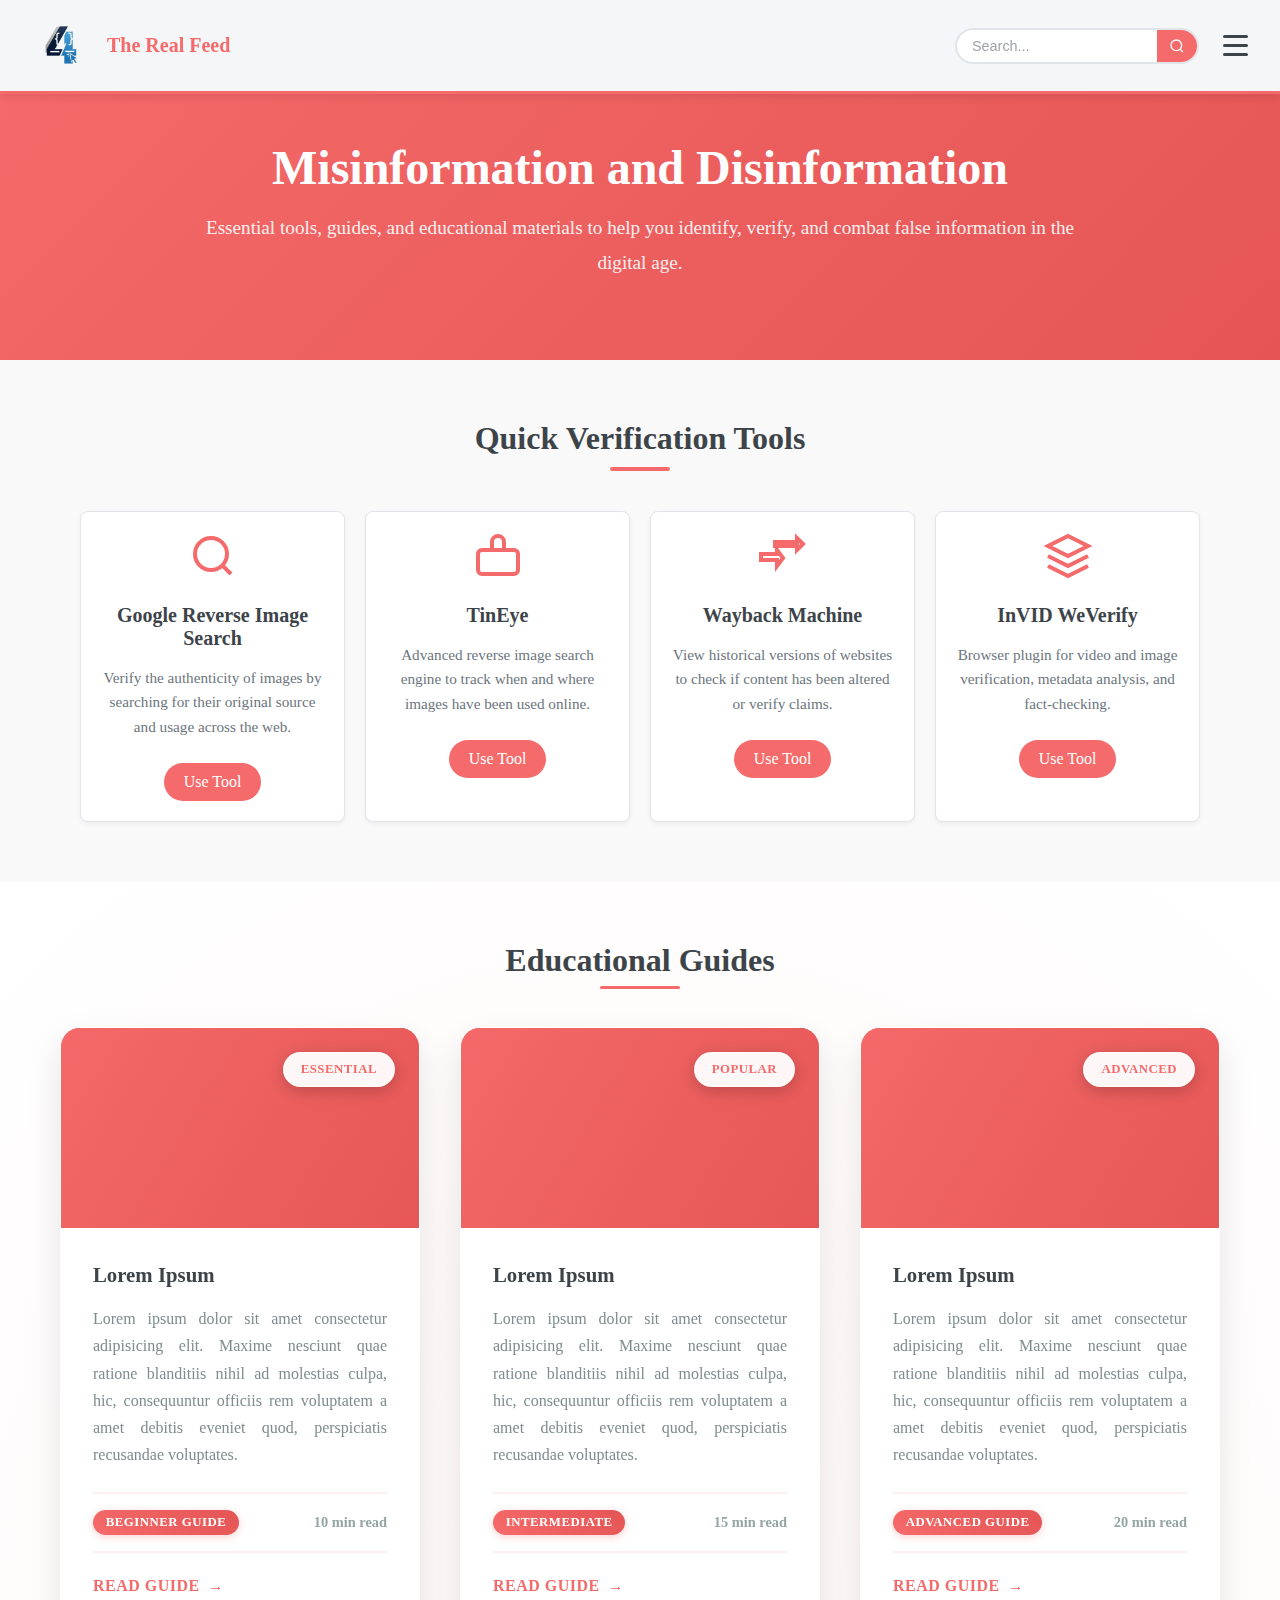
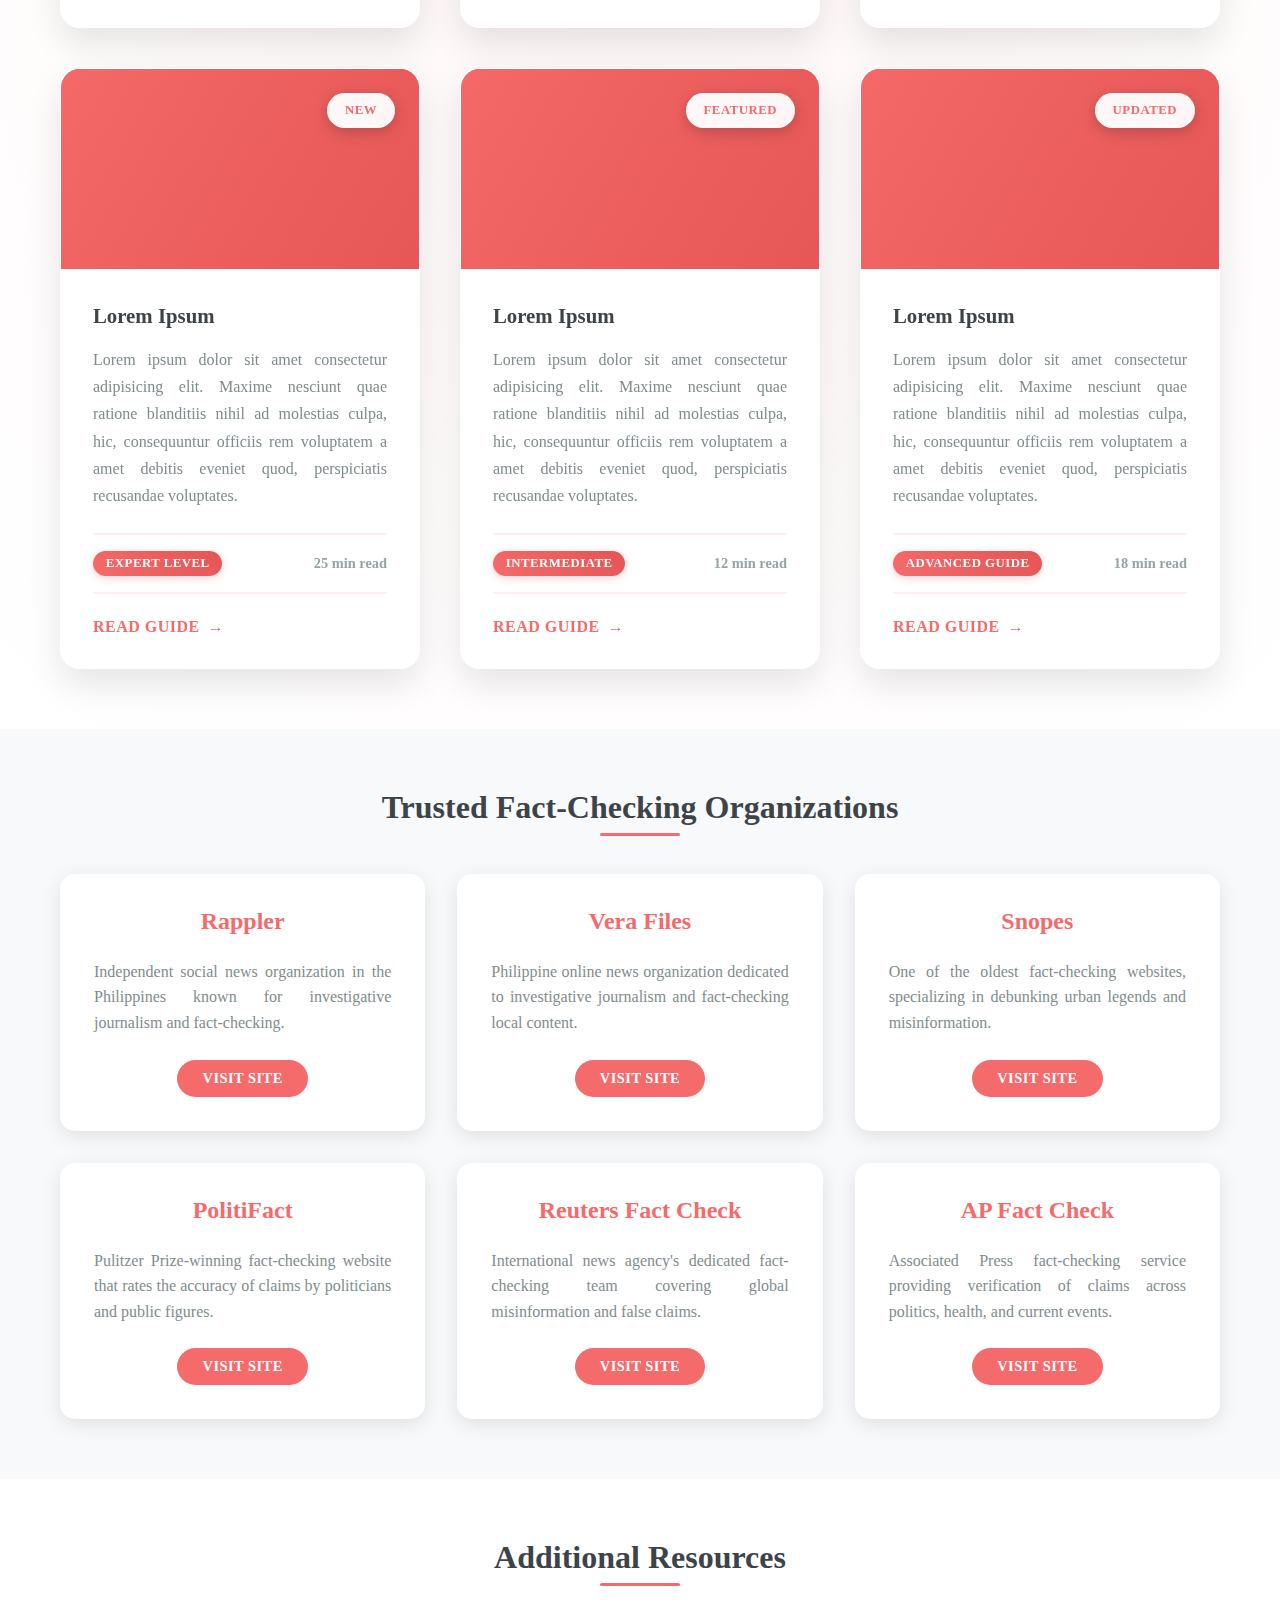
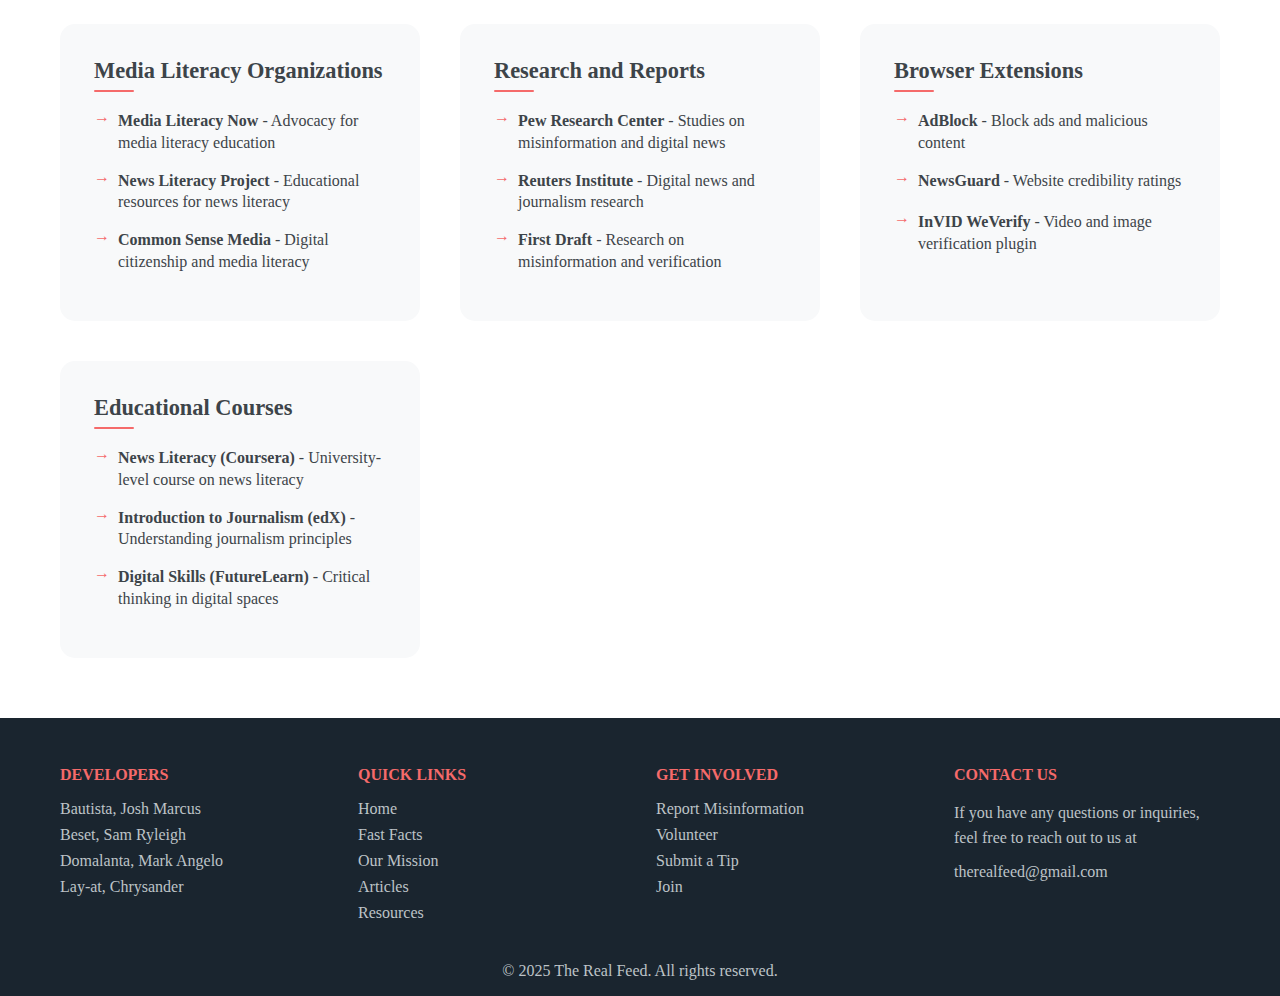
<file: resources.html>
<!DOCTYPE html>
<html lang="en">
<head>
    <meta charset="UTF-8">
    <meta name="viewport" content="width=device-width, initial-scale=1.0">
    <title>Resources - The Real Feed</title>
    <link rel="stylesheet" href="style/css/resources.css">
    <link rel="icon" type="image/png" href="style/icon/fantastic-4-logo.png">
</head>
<body>
    <!-- Navigation -->
    <input type="checkbox" id="menu-toggle">
    <nav class="nav-container">
        <div class="nav-header">
            <a href="index.html" class="logo">
                <img src="style/icon/fantastic-4-logo.png" alt="The Real Feed Logo">
                <strong>The Real Feed</strong>
            </a>
            
            <div class="nav-controls">
                <div class="search-container">
                    <input type="text" class="search-input" placeholder="Search...">
                    <button class="search-button">
                        <svg width="16" height="16" viewBox="0 0 24 24" fill="none" stroke="currentColor" stroke-width="2">
                            <circle cx="11" cy="11" r="8"></circle>
                            <path d="m21 21-4.35-4.35"></path>
                        </svg>
                    </button>
                </div>
                
                <label for="menu-toggle" class="hamburger">
                    <span></span>
                    <span></span>
                    <span></span>
                </label>
            </div>
        </div>
    </nav>
    <div class="menu-overlay"></div>
    <div class="nav-menu">
        <div class="menu-content">
            <h2 class="menu-title">Menu</h2>
            
            <div class="menu-search-container">
                <input type="text" class="menu-search-input" placeholder="Search">
                <button class="menu-search-button">
                    <svg width="16" height="16" viewBox="0 0 24 24" fill="none" stroke="currentColor" stroke-width="2">
                        <circle cx="11" cy="11" r="8"></circle>
                        <path d="m21 21-4.35-4.35"></path>
                    </svg>
                </button>
            </div>
            <ul class="menu-list">
                <li><a href="index.html">Home</a></li>
                <li><a href="about.html">About</a></li>
                <li class="has-submenu">
                    <input type="checkbox" id="submenu-1" class="submenu-checkbox">
                    <label for="submenu-1" class="submenu-toggle">Learn More</label>
                    <ul class="submenu">
                        <li><a href="learn-more.html#misinformation-disinformation">Misinformation vs Disinformation</a></li>
                        <li><a href="learn-more.html#real-world-examples">Real-World Examples</a></li>
                        <li><a href="learn-more.html#effects-on-society">Effects on Society</a></li>
                        <li><a href="learn-more.html#how-to-spot-prevent">How to Spot & Prevent</a></li>
                    </ul>
                </li>
                <li class="has-submenu">
                    <input type="checkbox" id="submenu-2" class="submenu-checkbox">
                    <label for="submenu-2" class="submenu-toggle">Community</label>
                    <ul class="submenu">
                        <li><a href="latest-news.html">Latest News</a></li>
                        <li><a href="#">Campaigns & Awareness</a></li>
                    </ul>
                </li>
                <li><a href="contact-us.html">Contact Us</a></li>
                <li><a href="#">Resources</a></li>
            </ul>
        </div>
    </div>
    <!-- End of nav -->


    <!-- Resources Hero Section -->
    <section class="resources-hero">
        <header class="container">
            <hgroup class="resources-hero-content">
                <h1>Misinformation and Disinformation</h1>
                <p>Essential tools, guides, and educational materials to help you identify, verify, and combat false information in the digital age.</p>
            </hgroup>
        </header>
    </section>

    <!-- Quick Tool Section -->
    <section class="quick-tools">
        <div class="container">
            <h2>Quick Verification Tools</h2>
            <div class="tools-grid">
                <div class="tool-card">
                    <div class="tool-icon">
                        <svg width="48" height="48" viewBox="0 0 24 24" fill="none" stroke="currentColor" stroke-width="2">
                            <circle cx="11" cy="11" r="8"></circle>
                            <path d="m21 21-4.35-4.35"></path>
                        </svg>
                    </div>
                    <h3>Google Reverse Image Search</h3>
                    <p>Verify the authenticity of images by searching for their original source and usage across the web.</p>
                    <a href="https://images.google.com/" target="_blank" class="tool-link">Use Tool</a>
                </div>

                <div class="tool-card">
                    <div class="tool-icon">
                        <svg width="48" height="48" viewBox="0 0 24 24" fill="none" stroke="currentColor" stroke-width="2">
                            <path d="M15 9V5a3 3 0 0 0-6 0v4"></path>
                            <rect x="2" y="9" width="20" height="12" rx="2" ry="2"></rect>
                        </svg>
                    </div>
                    <h3>TinEye</h3>
                    <p>Advanced reverse image search engine to track when and where images have been used online.</p>
                    <a href="https://tineye.com/" target="_blank" class="tool-link">Use Tool</a>
                </div>

                <div class="tool-card">
                    <div class="tool-icon">
                        <svg width="48" height="48" viewBox="0 0 24 24" fill="none" stroke="currentColor" stroke-width="2">
                            <path d="M9 11H1v3h8v3l3-4-3-4v2z"></path>
                            <path d="M22 6l-3-3v2H8v2h11v2l3-3z"></path>
                        </svg>
                    </div>
                    <h3>Wayback Machine</h3>
                    <p>View historical versions of websites to check if content has been altered or verify claims.</p>
                    <a href="https://web.archive.org/" target="_blank" class="tool-link">Use Tool</a>
                </div>

                <div class="tool-card">
                    <div class="tool-icon">
                        <svg width="48" height="48" viewBox="0 0 24 24" fill="none" stroke="currentColor" stroke-width="2">
                            <path d="M12 2L2 7l10 5 10-5-10-5zM2 17l10 5 10-5M2 12l10 5 10-5"></path>
                        </svg>
                    </div>
                    <h3>InVID WeVerify</h3>
                    <p>Browser plugin for video and image verification, metadata analysis, and fact-checking.</p>
                    <a href="https://www.invid-project.eu/tools-and-services/invid-verification-plugin/" target="_blank" class="tool-link">Use Tool</a>
                </div>
            </div>
        </div>
    </section>

    <!-- Educational Resources Section -->
     <section class="educational-guides">
        <div class="container">
            <h2>Educational Guides</h2>
            <div class="guides-grid">
                <article class="guide-card">
                    <div class="guide-image">
                        <div class="guide-overlay">
                            <span class="guide-badge">Essential</span>
                        </div>
                    </div>
                    <div class="guide-content">
                        <h3>Lorem Ipsum</h3>
                        <p>Lorem ipsum dolor sit amet consectetur adipisicing elit. Maxime nesciunt quae ratione blanditiis nihil ad molestias culpa, hic, consequuntur officiis rem voluptatem a amet debitis eveniet quod, perspiciatis recusandae voluptates.</p>
                        <div class="guide-meta">
                            <span class="guide-category">Beginner Guide</span>
                            <span class="guide-duration">10 min read</span>
                        </div>
                        <a href="#" class="guide-link">Read Guide</a>
                    </div>
                </article>

                <article class="guide-card">
                    <div class="guide-image">
                        <div class="guide-overlay">
                            <span class="guide-badge">Popular</span>
                        </div>
                    </div>
                    <div class="guide-content">
                        <h3>Lorem Ipsum</h3>
                        <p>Lorem ipsum dolor sit amet consectetur adipisicing elit. Maxime nesciunt quae ratione blanditiis nihil ad molestias culpa, hic, consequuntur officiis rem voluptatem a amet debitis eveniet quod, perspiciatis recusandae voluptates.</p>
                        <div class="guide-meta">
                            <span class="guide-category">Intermediate</span>
                            <span class="guide-duration">15 min read</span>
                        </div>
                        <a href="#" class="guide-link">Read Guide</a>
                    </div>
                </article>

                <article class="guide-card">
                    <div class="guide-image">
                        <div class="guide-overlay">
                            <span class="guide-badge">Advanced</span>
                        </div>
                    </div>
                    <div class="guide-content">
                        <h3>Lorem Ipsum</h3>
                        <p>Lorem ipsum dolor sit amet consectetur adipisicing elit. Maxime nesciunt quae ratione blanditiis nihil ad molestias culpa, hic, consequuntur officiis rem voluptatem a amet debitis eveniet quod, perspiciatis recusandae voluptates.</p>
                        <div class="guide-meta">
                            <span class="guide-category">Advanced Guide</span>
                            <span class="guide-duration">20 min read</span>
                        </div>
                        <a href="#" class="guide-link">Read Guide</a>
                    </div>
                </article>

                <article class="guide-card">
                    <div class="guide-image">
                        <div class="guide-overlay">
                            <span class="guide-badge">New</span>
                        </div>
                    </div>
                    <div class="guide-content">
                        <h3>Lorem Ipsum</h3>
                        <p>Lorem ipsum dolor sit amet consectetur adipisicing elit. Maxime nesciunt quae ratione blanditiis nihil ad molestias culpa, hic, consequuntur officiis rem voluptatem a amet debitis eveniet quod, perspiciatis recusandae voluptates.</p>
                        <div class="guide-meta">
                            <span class="guide-category">Expert Level</span>
                            <span class="guide-duration">25 min read</span>
                        </div>
                        <a href="#" class="guide-link">Read Guide</a>
                    </div>
                </article>

                <article class="guide-card">
                    <div class="guide-image">
                        <div class="guide-overlay">
                            <span class="guide-badge">Featured</span>
                        </div>
                    </div>
                    <div class="guide-content">
                        <h3>Lorem Ipsum</h3>
                        <p>Lorem ipsum dolor sit amet consectetur adipisicing elit. Maxime nesciunt quae ratione blanditiis nihil ad molestias culpa, hic, consequuntur officiis rem voluptatem a amet debitis eveniet quod, perspiciatis recusandae voluptates.</p>
                        <div class="guide-meta">
                            <span class="guide-category">Intermediate</span>
                            <span class="guide-duration">12 min read</span>
                        </div>
                        <a href="#" class="guide-link">Read Guide</a>
                    </div>
                </article>

                <article class="guide-card">
                    <div class="guide-image">
                        <div class="guide-overlay">
                            <span class="guide-badge">Updated</span>
                        </div>
                    </div>
                    <div class="guide-content">
                        <h3>Lorem Ipsum</h3>
                        <p>Lorem ipsum dolor sit amet consectetur adipisicing elit. Maxime nesciunt quae ratione blanditiis nihil ad molestias culpa, hic, consequuntur officiis rem voluptatem a amet debitis eveniet quod, perspiciatis recusandae voluptates.</p>
                        <div class="guide-meta">
                            <span class="guide-category">Advanced Guide</span>
                            <span class="guide-duration">18 min read</span>
                        </div>
                        <a href="#" class="guide-link">Read Guide</a>
                    </div>
                </article>
            </div>
        </div>
     </section>

     <!-- Fact-Checking Organizations -->
    <section class="fact-checkers">
        <div class="container">
            <h2>Trusted Fact-Checking Organizations</h2>
            <div class="checkers-grid">
                <div class="checker-card">
                    <div class="checker-logo">
                        <h4>Rappler</h4>
                    </div>
                    <p>Independent social news organization in the Philippines known for investigative journalism and fact-checking.</p>
                    <a href="https://www.rappler.com/" target="_blank" class="checker-link">Visit Site</a>
                </div>

                <div class="checker-card">
                    <div class="checker-logo">
                        <h4>Vera Files</h4>
                    </div>
                    <p>Philippine online news organization dedicated to investigative journalism and fact-checking local content.</p>
                    <a href="https://verafiles.org/" target="_blank" class="checker-link">Visit Site</a>
                </div>

                <div class="checker-card">
                    <div class="checker-logo">
                        <h4>Snopes</h4>
                    </div>
                    <p>One of the oldest fact-checking websites, specializing in debunking urban legends and misinformation.</p>
                    <a href="https://www.snopes.com/" target="_blank" class="checker-link">Visit Site</a>
                </div>

                <div class="checker-card">
                    <div class="checker-logo">
                        <h4>PolitiFact</h4>
                    </div>
                    <p>Pulitzer Prize-winning fact-checking website that rates the accuracy of claims by politicians and public figures.</p>
                    <a href="https://www.politifact.com/" target="_blank" class="checker-link">Visit Site</a>
                </div>

                <div class="checker-card">
                    <div class="checker-logo">
                        <h4>Reuters Fact Check</h4>
                    </div>
                    <p>International news agency's dedicated fact-checking team covering global misinformation and false claims.</p>
                    <a href="https://www.reuters.com/fact-check/" target="_blank" class="checker-link">Visit Site</a>
                </div>

                <div class="checker-card">
                    <div class="checker-logo">
                        <h4>AP Fact Check</h4>
                    </div>
                    <p>Associated Press fact-checking service providing verification of claims across politics, health, and current events.</p>
                    <a href="https://apnews.com/hub/ap-fact-check" target="_blank" class="checker-link">Visit Site</a>
                </div>
            </div>
        </div>
    </section>

    <!-- Additional Resources -->
    <section class="additional-resources">
        <div class="container">
            <h2>Additional Resources</h2>
            <div class="resources-content">
                <div class="resource-category">
                    <h3>Media Literacy Organizations</h3>
                    <ul>
                        <li><a href="https://medialiteracynow.org/" target="_blank">Media Literacy Now</a> - Advocacy for media literacy education</li>
                        <li><a href="https://newslit.org/" target="_blank">News Literacy Project</a> - Educational resources for news literacy</li>
                        <li><a href="https://www.commonsensemedia.org/" target="_blank">Common Sense Media</a> - Digital citizenship and media literacy</li>
                    </ul>
                </div>

                <div class="resource-category">
                    <h3>Research and Reports</h3>
                    <ul>
                        <li><a href="https://www.pewresearch.org/" target="_blank">Pew Research Center</a> - Studies on misinformation and digital news</li>
                        <li><a href="https://reutersinstitute.politics.ox.ac.uk/" target="_blank">Reuters Institute</a> - Digital news and journalism research</li>
                        <li><a href="https://firstdraftnews.org/" target="_blank">First Draft</a> - Research on misinformation and verification</li>
                    </ul>
                </div>

                <div class="resource-category">
                    <h3>Browser Extensions</h3>
                    <ul>
                        <li><a href="https://www.getadblock.com/" target="_blank">AdBlock</a> - Block ads and malicious content</li>
                        <li><a href="https://newsguardtech.com/" target="_blank">NewsGuard</a> - Website credibility ratings</li>
                        <li><a href="https://www.invid-project.eu/" target="_blank">InVID WeVerify</a> - Video and image verification plugin</li>
                    </ul>
                </div>

                <div class="resource-category">
                    <h3>Educational Courses</h3>
                    <ul>
                        <li><a href="https://www.coursera.org/learn/news-literacy" target="_blank">News Literacy (Coursera)</a> - University-level course on news literacy</li>
                        <li><a href="https://www.edx.org/course/introduction-to-journalism" target="_blank">Introduction to Journalism (edX)</a> - Understanding journalism principles</li>
                        <li><a href="https://www.futurelearn.com/courses/digital-skills-digital-marketing" target="_blank">Digital Skills (FutureLearn)</a> - Critical thinking in digital spaces</li>
                    </ul>
                </div>
            </div>
        </div>
    </section>


    <!-- Footer -->
    <footer>
        <div class="container">
            <div class="footer-content">
                <div class="footer-section">
                    <h4>Developers</h4>
                    <a href="https://github.com/jshmrcsb" target="_blank">Bautista, Josh Marcus</a>
                    <a href="https://github.com/yowghyt" target="_blank">Beset, Sam Ryleigh</a>
                    <a href="https://github.com/markangelo604" target="_blank">Domalanta, Mark Angelo</a>
                    <a href="https://github.com/SanderO7" target="_blank">Lay-at, Chrysander</a>
                </div>

                <div class="footer-section">
                    <h4>Quick Links</h4>
                    <a href="#home">Home</a>
                    <a href="#facts">Fast Facts</a>
                    <a href="#mission">Our Mission</a>
                    <a href="#articles">Articles</a>
                    <a href="#resources">Resources</a>
                </div>
                
                <div class="footer-section">
                    <h4>Get Involved</h4>
                    <a href="#report">Report Misinformation</a>
                    <a href="#volunteer">Volunteer</a>
                    <a href="#submit-tip">Submit a Tip</a>
                    <a href="#volunteer">Join</a>
                </div>

                <div class="footer-section">
                    <h4>Contact Us</h4>
                    <p>If you have any questions or inquiries, feel free to reach out to us at <a href="mailto:therealfeed@gmail.com">therealfeed@gmail.com</a></p>
                </div>

            </div>
            <p>&copy; 2025 The Real Feed. All rights reserved.</p>
        </div>
    </footer>
</body>
</html>
</file>
<file: style/css/style.css>
* {
    margin: 0;
    padding: 0;
    box-sizing: border-box;
}

body {
    font-family: Georgia, "Times New Roman", serif;
    background: #ffffff;
    color: #3d4449;
}

p {
    text-align: justify;
}

.container {
    max-width: 1200px;
    margin: 0 auto;
    padding: 0 20px;
}

#menu-toggle,
.submenu-checkbox {
    display: none;
}

.nav-container {
    position: fixed;
    width: 100%;
    z-index: 10000;
    background: #f5f6f7;
    box-shadow: 0 2px 10px rgba(0, 0, 0, 0.1);
}

.nav-header {
    display: flex;
    justify-content: space-between;
    align-items: center;
    padding: 0.5rem 1.5rem;
    border-bottom: 3px solid #f56a6a;
}

.logo {
    display: flex;
    align-items: center;
    gap: 8px;
    text-decoration: none;
    font-size: 1.25rem;
    font-weight: 700;
    color: #3d4449;
}

.logo img {
    height: 75px;
    width: auto;
    display: block;
}

.logo strong {
    color: #f56a6a;
}


/* Navigation Controls Container */
.nav-controls {
    display: flex;
    align-items: center;
    gap: 1rem;
}

/* Header Search Styles */
.search-container {
    display: flex;
    align-items: center;
    background: #ffffff;
    border: 2px solid #e1e5e9;
    border-radius: 25px;
    overflow: hidden;
    transition: all 0.3s ease;
    position: relative;
}

.search-container:hover {
    border-color: #f56a6a;
    box-shadow: 0 0 10px rgba(245, 106, 106, 0.2);
}

.search-input {
    border: none;
    outline: none;
    padding: 8px 15px;
    font-size: 0.9rem;
    background: transparent;
    color: #3d4449;
    width: 200px;
    transition: width 0.3s ease;
}

.search-input::placeholder {
    color: #9fa3a6;
}

.search-input:focus {
    width: 250px;
}

.search-button {
    background: #f56a6a;
    border: none;
    padding: 8px 12px;
    color: white;
    cursor: pointer;
    transition: all 0.3s ease;
    display: flex;
    align-items: center;
    justify-content: center;
}

.search-button:hover {
    background: #f45c5c;
    transform: scale(1.05);
}

.search-button svg {
    width: 16px;
    height: 16px;
}

/* Hamburger Menu */
.hamburger {
    display: flex;
    flex-direction: column;
    cursor: pointer;
    padding: 0.5rem;
    z-index: 10001;
    transition: transform 0.2s ease;
}

.hamburger:hover {
    transform: scale(1.1);
}

.hamburger span {
    width: 25px;
    height: 3px;
    background: #3d4449;
    margin: 3px 0;
    transition: all 0.3s cubic-bezier(0.68, -0.55, 0.265, 1.55);
    transform-origin: center;
    border-radius: 2px;
}

#menu-toggle:checked ~ .nav-container .hamburger span:nth-child(1) {
    transform: rotate(45deg) translate(5px, 5px);
    background: #f56a6a;
}

#menu-toggle:checked ~ .nav-container .hamburger span:nth-child(2) {
    opacity: 0;
}

#menu-toggle:checked ~ .nav-container .hamburger span:nth-child(3) {
    transform: rotate(-45deg) translate(7px, -6px);
    background: #f56a6a;
}

.nav-menu {
    position: fixed;
    top: 0;
    left: -100%;
    width: 320px;
    height: 100vh;
    background: #f5f6f7;
    transition: left 0.3s ease-in-out;
    padding-top: 80px;
    overflow-y: auto;
    box-shadow: 2px 0 15px rgba(0, 0, 0, 0.2);
    z-index: 10000;
}

#menu-toggle:checked ~ .nav-menu {
    left: 0;
}

.menu-overlay {
    position: fixed;
    top: 0;
    left: 0;
    width: 100%;
    height: 100vh;
    background: rgba(0, 0, 0, 0.5);
    opacity: 0;
    visibility: hidden;
    transition: all 0.3s ease;
    z-index: 9999;
    pointer-events: none;
}

#menu-toggle:checked ~ .menu-overlay {
    opacity: 1;
    visibility: visible;
    pointer-events: all;
}

.menu-content {
    padding: 2rem;
}

/* Menu Search Styles */
.menu-search-container {
    display: flex;
    align-items: center;
    background: #ffffff;
    border: 2px solid #e1e5e9;
    border-radius: 25px;
    overflow: hidden;
    margin-bottom: 1.5rem;
    transition: all 0.3s ease;
    margin-top: 1.5rem;
}

.menu-search-container:hover {
    border-color: #f56a6a;
    box-shadow: 0 0 10px rgba(245, 106, 106, 0.2);
}

.menu-search-input {
    border: none;
    outline: none;
    padding: 10px 15px;
    font-size: 0.9rem;
    background: transparent;
    color: #3d4449;
    flex: 1;
}

.menu-search-input::placeholder {
    color: #9fa3a6;
}

.menu-search-button {
    background: #f56a6a;
    border: none;
    padding: 10px 12px;
    color: white;
    cursor: pointer;
    transition: all 0.3s ease;
    display: flex;
    align-items: center;
    justify-content: center;
}

.menu-search-button:hover {
    background: #f45c5c;
    transform: scale(1.05);
}

.menu-search-button svg {
    width: 16px;
    height: 16px;
}

.menu-title {
    font-size: 1.4rem;
    font-weight: 700;
    color: #3d4449;
    margin-bottom: 2rem;
    padding-bottom: 1rem;
    border-bottom: 2px solid rgba(210, 215, 217, 0.75);
}

.menu-list {
    list-style: none;
}

.menu-list > li {
    border-top: 1px solid rgba(210, 215, 217, 0.75);
    margin: 0.5rem 0 0 0;
    padding: 0.5rem 0 0 0;
}

.menu-list > li:first-child {
    border-top: none;
    margin-top: 0;
    padding-top: 0;
}

.menu-list a {
    display: block;
    padding: 0.75rem 0;
    color: #3d4449;
    text-decoration: none;
    font-size: 0.9rem;
    letter-spacing: 0.075em;
    text-transform: uppercase;
    transition: all 0.2s ease;
}

.menu-list a:hover {
    color: #f56a6a;
    transform: translateX(5px);
}

.has-submenu {
    position: relative;
}

.submenu-toggle {
    display: block;
    padding: 0.75rem 0;
    color: #3d4449;
    text-decoration: none;
    font-size: 0.9rem;
    letter-spacing: 0.075em;
    text-transform: uppercase;
    transition: all 0.2s ease;
    cursor: pointer;
    position: relative;
    background: none;
    border: none;
    width: 100%;
    text-align: left;
    font-family: inherit;
}

.submenu-toggle:hover {
    color: #f56a6a;
    transform: translateX(5px);
}

.submenu-toggle::after {
    content: '+';
    position: absolute;
    right: 0;
    top: 50%;
    transform: translateY(-50%);
    font-size: 1.2rem;
    transition: all 0.3s ease;
    color: #f56a6a;
    font-weight: bold;
}

.submenu-checkbox:checked + .submenu-toggle::after {
    transform: translateY(-50%) rotate(45deg);
    color: #3d4449;
}

.submenu {
    display: none;
    margin: 0.5rem 0 1.5rem 0;
    padding-left: 1rem;
    list-style: none;
    background: rgba(255, 255, 255, 0.3);
    border-radius: 8px;
    overflow: hidden;
    max-height: 0;
    transition: all 0.3s ease;
}

.submenu-checkbox:checked + .submenu-toggle + .submenu {
    display: block;
    max-height: 300px;
}

.submenu li {
    margin: 0.125rem 0 0 0;
    padding: 0.125rem 0 0 0;
}

.submenu a {
    font-size: 0.8rem;
    color: #9fa3a6;
    text-transform: none;
    letter-spacing: normal;
    padding: 0.5rem 1rem;
    margin: 0;
    border-radius: 4px;
    transition: all 0.2s ease;
}

.submenu a:hover {
    color: #f56a6a;
    background: rgba(245, 106, 106, 0.1);
    transform: translateX(8px);
}


.menu-list a {
    position: relative;
}

.nav-menu::-webkit-scrollbar {
    width: 6px;
}

.nav-menu::-webkit-scrollbar-track {
    background: rgba(210, 215, 217, 0.2);
}

.nav-menu::-webkit-scrollbar-thumb {
    background: #f56a6a;
    border-radius: 3px;
}

.nav-menu::-webkit-scrollbar-thumb:hover {
    background: #f45c5c;
}


.submenu-checkbox:checked + .submenu-toggle + .submenu {
    animation: slideDown 0.3s ease;
}


@keyframes slideDown {
    from {
        opacity: 0;
        max-height: 0;
    }
    to {
        opacity: 1;
        max-height: 300px;
    }
}

/* hero styles */
.hero {
    position: relative;
    color: #fff;
    text-align: center;
    padding: 120px 20px;
    min-height: 850px;
    display: flex;
    align-items: center;
    justify-content: center;
    overflow: hidden; 
    z-index: -1;
}

/* Image layer only */
.hero::before {
  content: "";
  position: absolute;
  top: 0;
  left: 0;
  width: 100%;
  height: 100%;
  background: 
    linear-gradient(rgba(0,0,0,0.6), rgba(0,0,0,0.6)), 
    url('../img/hero-bg.jpg') no-repeat center center/cover;
}


.hero h1, .hero p {
    position: relative;
}

.hero-content {
    max-width: 1000px;
}
.hero-content p {
    text-align: center;
}

.hero h1 {
    font-size: 3.5rem;
    margin-bottom: 1.5rem;
    color: #ffffff;
    text-shadow: 0 4px 10px rgba(0, 0, 0, 0.6); /* stronger shadow */
    font-weight: 700;
    backdrop-filter: blur(2px);
}

.hero p {
    font-size: 1.3rem;
    margin-bottom: 2.5rem;
    color: #ffffff;
    text-shadow: 0 4px 10px rgba(0, 0, 0, 0.6); /* stronger shadow */
    line-height: 1.7;
    backdrop-filter: blur(1px);
}

.cta-button {
    background: #f56a6a;
    color: #fff;
    padding: 18px 40px;
    text-decoration: none;
    font-size: 1.1rem;
    border-radius: 50px;
    transition: all 0.3s ease;
    display: inline-block;
    font-weight: 600;
    text-transform: uppercase;
    letter-spacing: 0.5px;
}

.cta-button:hover {
    background: #e55555;
    transform: translateY(-3px);
    box-shadow: 0 8px 25px rgba(245, 106, 106, 0.4);
}




/* Other styles */

/* News Blog */
.latest-news{
    padding: 80px 0;
    background: #f8f9fa;
}

.latest-news h2{
    text-align: center;
    font-size: 2.5rem;
    color: #3d4449;
    margin-bottom: 3rem;
    position: relative;
}

.latest-news h2::after{
    content: '';
    position: absolute;
    bottom: -10px;
    left: 50%;
    transform: translateX(-50%);
    width: 80px;
    height: 3px;
    background: #f56a6a;
    border-radius: 2px;
}

.news-grid{
    display: grid;
    grid-template-columns: repeat(auto-fit, minmax(350px, 1fr));
    gap: 2rem;
    margin-top: 2rem;
}

.news-card{
    background: white;
    border-radius: 15px;
    overflow: hidden;
    box-shadow: 0 5px 20px rgba(0, 0, 0, 0.1);
    transition: all 0.4s cubic-bezier(0.175, 0.885, 0.32, 1.275);
    position: relative;
    transform: translateY(0);
}

.news-card::before {
    content: '';
    position: absolute;
    top: 0;
    left: 0;
    right: 0;
    height: 3px;
    background: linear-gradient(90deg, #f56a6a, #e55555, #f56a6a);
    background-size: 200% 100%;
    opacity: 0;
    transition: opacity 0.3s ease;
}

.news-card:hover::before {
    opacity: 1;
    animation: shimmer 2s ease-in-out infinite;
}

.news-card:hover{
    transform: translateY(-10px) scale(1.02);
    box-shadow: 0 20px 45px rgba(245, 106, 106, 0.2);
    border: 1px solid rgba(245, 106, 106, 0.1);
}

.news-card:hover .news-image img{
    transform: scale(1.08);
}

.news-card.featured{
    grid-column: span 2;
}

.news-image{
    position: relative;
    overflow: hidden;
    height: 200px;
}

.featured .news-image{
    height: 300px;
}

.news-image img{
    width: 100%;
    height: 100%;
    object-fit: cover;
    transition: transform 0.3s ease;
}

.news-card:hover .news-image img{
    transform: scale(1.05);
}

.news-badge{
    position: absolute;
    top: 15px;
    right: 15px;
    padding: 5px 12px;
    border-radius: 20px;
    font-size: 0.8rem;
    font-weight: 600;
    text-transform: uppercase;
    color: white;
}

.featured-badge { background: #f56a6a; }
.politics-badge { background: #3498db; }
.health-badge { background: #2ecc71; }
.tech-badge { background: #9b59b6; }
.social-badge { background: #e67e22; }
.education-badge { background: #34495e; }

.news-content{
    padding: 1.5rem;
}

.news-category{
    color: #f56a6a;
    font-size: 0.9rem;
    font-weight: 600;
    text-transform: uppercase;
    letter-spacing: 0.5px;
}

.news-content h3{
    font-size: 1.3rem;
    color: #2c3e50;
    margin: 0.5rem 0 1rem;
    line-height: 1.4;
}

.featured .news-content h3{
    font-size: 1.6rem;
}

.news-content h3{
    font-size: 1.6rem;
}

.news-content p{
    color: #7f8c8d;
    line-height: 1.6;
    margin-bottom: 1rem;
}

.news-meta{
    display: flex;
    justify-content: space-between;
    align-items: center;
    font-size: 0.85rem;
    color: #95a5a6;
    margin-bottom: 1rem;
    padding: 0.5rem 0;
    border-top: 1px solid #ecf0f1;
}

.read-more{
    color: #f56a6a;
    text-decoration: none;
    font-weight: 600;
    font-size: 0.95rem;
    transition: color 0.2s ease;
}

.read-more:hover{
    color: #e55555;
    text-decoration: underline;
}


.news-card:hover .news-category {
    transform: scale(1.05);
    transition: transform 0.3s ease;
}

.news-card:hover .read-more {
    transform: translateX(5px);
    transition: transform 0.3s ease;
}

.news-card:hover .read-more::after {
    content: ' →';
    transition: all 0.3s ease;
}

/* Campaign */
.campaigns{
    padding: 80px 0;
    background: white;
    position: relative;
    overflow: hidden;
}

.campaigns::before{
    content: '';
    position: absolute;
    top: -50%;
    left: -50%;
    width: 200%;
    height: 200%;
    background: radial-gradient(circle at center, rgba(245, 106, 106, 0.05) 0%, transparent 50%);
    animation: float 20s ease-in-out infinite;
}

@keyframes float{
    0%, 100% { transform: translateY(0px) rotate(0deg); }
    50% { transform: translateY(-20px) rotate(180deg); }
}

.campaigns-header{
    text-align: center;
    margin-bottom: 4rem;
    position: relative;
    z-index: 2;
}

.campaigns-header h2{
    font-size: 2.5rem;
    font-weight: 800;
    color: #3d4449;
    letter-spacing: 0.1rem;
    text-shadow: 2px 2px 4px rgba(0, 0, 0, 0.1);
    margin-bottom: 1rem;
    position: relative;
}

.campaigns-header h2::after{
    content: '';
    position: absolute;
    bottom: -15px;
    left: 50%;
    transform: translateX(-50%);
    width: 100px;
    height: 4px;
    background: #f56a6a;
    border-radius: 2px;
}

.campaigns-grid{
    display: grid;
    grid-template-columns: repeat(auto-fit, minmax(380px, 1fr));
    gap: 2.5rem;
    margin-top: 3rem;
    position: relative;
    z-index: 2;
}

.campaign-card{
    background: rgba(255, 255, 255, 0.95);
    border-radius: 20px;
    overflow: hidden;
    box-shadow: 0 15px 35px rgba(0, 0, 0, 0.1);
    transition: all 0.4s cubic-bezier(0.175, 0.885, 0.32, 1.275);
    position: relative;
    backdrop-filter: blur(10px);
    border: 1px solid rgba(255, 255, 255, 0.2);
}

.campaign-card::before {
    content: '';
    position: absolute;
    top: 0;
    left: 0;
    right: 0;
    height: 4px;
    background: linear-gradient(90deg, #f56a6a, #e55555, #f56a6a);
    background-size: 200% 100%;
    animation: shimmer 3s ease-in-out infinite;
}

@keyframes shimmer {
    0% { background-position: -200% 0; }
    100% { background-position: 200% 0; }
}

.campaign-card:hover {
    transform: translateY(-15px) scale(1.02);
    box-shadow: 0 25px 50px rgba(245, 106, 106, 0.2);
}

.campaign-image{
    position: relative;
    height: 220px;
    overflow: hidden;
    background: linear-gradient(45deg, #f56a6a, #e55555);
    display: flex;
    align-items: center;
    justify-content: center;
}

.campaign-image img{
    width: 100%;
    height: 100%;
    object-fit: cover;
    transition: transform 0.4s ease;
    opacity: 0.8;
}

.campaign-card:hover .campaign-image img{
    transform: scale(1.1);
}

.campaign-overlay {
    position: absolute;
    top: 0;
    left: 0;
    right: 0;
    bottom: 0;
    background: linear-gradient(135deg, rgba(245, 106, 106, 0.8) 0%, rgba(229, 85, 85, 0.8) 100%);
    display: flex;
    align-items: flex-start;
    justify-content: flex-end;
    padding: 1.5rem;
}

.campaign-badge{
    background: rgba(255, 255, 255, 0.95);
    color: #f56a6a;
    padding: 0.5rem 1rem;
    border-radius: 25px;
    font-size: 0.8rem;
    font-weight: 700;
    text-transform: uppercase;
    letter-spacing: 0.5px;
    box-shadow: 0 4px 15px rgba(0, 0, 0, 0.2);
    backdrop-filter: blur(10px);
    border: 2px solid rgba(255, 255, 255, 0.3);
}

.campaign-content{
    padding: 2rem;
}

.campaign-content h3{
    font-size: 1.3rem;
    color: #3d4449;
    margin-bottom: 1rem;
    line-height: 1.4;
    font-weight: 700;
    text-shadow:  0 1px 2px rgba(0, 0, 0, 0.1);
}

.campaign-content p{
    color: #7f8c8d;
    line-height: 1.7;
    margin-bottom: 1.5rem;
    font-size: 1rem;
    text-align: justify;
}

.campaign-meta{
    display: flex;
    justify-content: space-between;
    align-items: center;
    margin-bottom: 1.5rem;
    padding: 1rem 0;
    border-top: 2px solid rgba(245, 106, 106, 0.1);
    border-bottom: 2px solid rgba(245, 106, 106, 0.1);
}

.campaign-date {
    font-size: 0.9rem;
    color: #95a5a6;
    font-weight: 600;
    display: flex;
    align-items: center;
}

.campaign-date::before {
    content: "📅";
    margin-right: 0.5rem;
}

.campaign-category {
    background: linear-gradient(45deg, #f56a6a, #e55555);
    color: white;
    padding: 0.3rem 0.8rem;
    border-radius: 15px;
    font-size: 0.8rem;
    font-weight: 600;
    text-transform: uppercase;
    letter-spacing: 0.5px;
    box-shadow: 0 2px 8px rgba(245, 106, 106, 0.3);
}

.campaign-link {
    display: inline-flex;
    align-items: center;
    color: #f56a6a;
    text-decoration: none;
    font-weight: 700;
    font-size: 1rem;
    transition: all 0.3s ease;
    position: relative;
    text-transform: uppercase;
    letter-spacing: 0.5px;
}

.campaign-link::after {
    content: '→';
    margin-left: 0.5rem;
    transition: transform 0.3s ease;
    font-weight: bold;
}

.campaign-link:hover {
    color: #e55555;
    transform: translateX(5px);
}

.campaign-link:hover::after {
    transform: translateX(5px);
}

.campaign-link::before {
    content: '';
    position: absolute;
    bottom: -3px;
    left: 0;
    width: 0;
    height: 2px;
    background: linear-gradient(90deg, #f56a6a, #e55555);
    transition: width 0.3s ease;
}

.campaign-link:hover::before {
    width: calc(100% - 2rem);
}

/* Mission section */
.mission{
    padding: 80px 0;
    background: #f8f9fa;
}

.mission-content {
    text-align: center;
}

.mission h2{
    font-size: 2.5rem;
    color: #3d4449;
    margin-bottom: 2rem;
}
.mission h2::after{
    content: '';
    display: block;
    width: 80px;
    height: 3px;
    background: #f56a6a;
    margin: 0.5rem auto 0;
    border-radius: 2px;
}

.mission > .container > .mission-content > p{
    font-size: 1.2rem;
    color: #7f8c8d;
    max-width: 700px;
    margin: 0 auto 3rem;
}
 .mission-points{
    display: grid;
    grid-template-columns: repeat(auto-fit, minmax(300px, 1fr));
    gap: 2rem;
    margin-top: 3rem;
 }

 .point{
     background: #f5f6f7;
    padding: 2rem;
    border-radius: 15px;
    text-align: center;
    transition: all 0.4s cubic-bezier(0.175, 0.885, 0.32, 1.275);
    position: relative;
    overflow: hidden;
    border: 2px solid transparent;
 }

.point::before {
    content: '';
    position: absolute;
    top: 0;
    left: -100%;
    width: 100%;
    height: 100%;
    background: linear-gradient(90deg, transparent, rgba(245, 106, 106, 0.1), transparent);
    transition: left 0.5s ease;
}

.point:hover::before {
    left: 100%;
}

.point:hover{
    transform: translateY(-8px) scale(1.03);
    background: white;
    box-shadow: 0 15px 35px rgba(245, 106, 106, 0.15);
    border-color: rgba(245, 106, 106, 0.2);
}

 .pooint h3{
    font-size: 1.3rem;
    color: #3d4449;
    margin-bottom: 1rem;
}

.point p{
    color: #7f8c8d;
    line-height: 1.6;
}

/* ABout Us */
.about-us{
    background:white;
    padding: 100px 0 80px;
    min-height: 100vh;
    position: relative;
}

.about-header{
    text-align: left;
    margin-bottom: 4rem;
}

.about-header h2{
    font-size: 2.5rem;
    font-weight: 800;
    color: #3d4449;
    letter-spacing: 0.1rem;
    text-shadow: 2px 2px 4px rgba(0, 0, 0, 0.1);
    margin-bottom: 0.5rem;
    text-align: center;
}

.about-header h2::after{
    content: '';
    display: block;
    width: 80px;
    height: 3px;
    background: #f56a6a;
    margin: 0.5rem auto 0;
    border-radius: 2px;
}

.about-content{
    display: grid;
    grid-template-columns: 1fr 1fr;
    gap: 4rem;
    align-items: start;
}

.about-column{
    background: rgba(255, 255, 255, 0.95);
    padding: 2.5rem;
    border-radius: 20px;
    box-shadow: 0 10px 30px rgba(0, 0, 0, 0.1);
    backdrop-filter: blur(10px);
    border: 2px solid rgba(255, 255, 255, 0.2);
    transition: all 0.4s cubic-bezier(0.175, 0.885, 0.32, 1.275);
    position: relative;
    overflow: hidden;
}

.about-column::before {
    content: '';
    position: absolute;
    top: 0;
    left: 0;
    right: 0;
    height: 4px;
    background: linear-gradient(90deg, #f56a6a, #e55555, #f56a6a);
    background-size: 200% 100%;
    opacity: 0;
    transition: opacity 0.3s ease;
}

.about-column:hover::before {
    opacity: 1;
    animation: shimmer 3s ease-in-out infinite;
}

.about-column:hover{
    transform: translateY(-8px) scale(1.02);
    box-shadow: 0 20px 50px rgba(245, 106, 106, 0.2);
    border-color: rgba(245, 106, 106, 0.3);
    background: rgba(255, 255, 255, 1);
}

.about-column p{
    font-size: 1.1rem;
    line-height: 1.8;
    color: #3d4449;
    margin-bottom: 2rem;
    text-align: justify;
}

.about-column p:last-child{
    margin-bottom: 0;
}

.about-column{
    transition: transform 0.3s ease, box-shadow 0.3s ease;
}

.about-column:hover{
    transform: translate(-5px);
    box-shadow: 0 15px 40px rgba(0, 0, 0, 0.15);
}


/* Footer Styles */
footer {
    background: #1a252f;
    color: #bdc3c7;
    padding: 3rem 5rem 1rem;
    text-align: center;
}

.footer-content {
    display: grid;
    grid-template-columns: repeat(auto-fit, minmax(250px, 1fr));
    gap: 2rem;
    margin-bottom: 2rem;
    text-align: left;

}

.footer-section h4 {
    color: #f56a6a;
    margin-bottom: 1rem;
    text-transform: uppercase;
    font-size: 1rem;
}

.footer-section a {
    color: #bdc3c7;
    text-decoration: none;
    display: block;
    margin: 0.5rem 0;
}

.footer-section a:hover {
    color: white;
}


/* Responsive Styles */
@media screen and (max-width: 480px) {
    .nav-menu {
        width: 100%;
    }
    
    .nav-header {
        padding: 1rem 1.5rem;
    }
    
    .menu-content {
        padding: 1.5rem;
    }
}
</file>
<file: style/css/about.css>
* {
    margin: 0;
    padding: 0;
    box-sizing: border-box;
    scroll-behavior: smooth;
}

body {
    font-family: Georgia, "Times New Roman", serif;
    background: #ffffff;
    color: #3d4449;
}

.container {
    max-width: 1200px;
    margin: 0 auto;
    padding: 0 20px;
}

#menu-toggle,
.submenu-checkbox {
    display: none;
}

.nav-container {
    position: fixed;
    width: 100%;
    z-index: 10000;
    background: #f5f6f7;
    box-shadow: 0 2px 10px rgba(0, 0, 0, 0.1);
}

.nav-header {
    display: flex;
    justify-content: space-between;
    align-items: center;
    padding: 0.5rem 1.5rem;
    border-bottom: 3px solid #f56a6a;
}

.logo {
    display: flex;
    align-items: center;
    gap: 8px;
    text-decoration: none;
    font-size: 1.25rem;
    font-weight: 700;
    color: #3d4449;
}

.logo img {
    height: 75px;
    width: auto;
    display: block;
}

.logo strong {
    color: #f56a6a;
}


/* Navigation Controls Container */
.nav-controls {
    display: flex;
    align-items: center;
    gap: 1rem;
}

/* Header Search Styles */
.search-container {
    display: flex;
    align-items: center;
    background: #ffffff;
    border: 2px solid #e1e5e9;
    border-color: #e1e5e9; 
    border-radius: 25px;
    overflow: hidden;
    transition: all 0.3s ease;
    position: relative;
}

.search-container:hover {
    border-color: #f56a6a;
    box-shadow: 0 0 10px rgba(245, 106, 106, 0.2);
}

.search-input {
    border: none;
    outline: none;
    padding: 8px 15px;
    font-size: 0.9rem;
    background: transparent;
    color: #3d4449;
    width: 200px;
    transition: width 0.3s ease;
}

.search-input::placeholder {
    color: #9fa3a6;
}

.search-input:focus {
    width: 250px;
}

.search-button {
    background: #f56a6a;
    border: none;
    padding: 8px 12px;
    color: white;
    cursor: pointer;
    transition: all 0.3s ease;
    display: flex;
    align-items: center;
    justify-content: center;
}

.search-button:hover {
    background: #f45c5c;
    transform: scale(1.05);
}

.search-button svg {
    width: 16px;
    height: 16px;
}

/* Hamburger Menu */
.hamburger {
    display: flex;
    flex-direction: column;
    cursor: pointer;
    padding: 0.5rem;
    z-index: 10001;
    transition: transform 0.2s ease;
}

.hamburger:hover {
    transform: scale(1.1);
}

.hamburger span {
    width: 25px;
    height: 3px;
    background: #3d4449;
    margin: 3px 0;
    transition: all 0.3s cubic-bezier(0.68, -0.55, 0.265, 1.55);
    transform-origin: center;
    border-radius: 2px;
}

#menu-toggle:checked ~ .nav-container .hamburger span:nth-child(1) {
    transform: rotate(45deg) translate(5px, 5px);
    background: #f56a6a;
}

#menu-toggle:checked ~ .nav-container .hamburger span:nth-child(2) {
    opacity: 0;
}

#menu-toggle:checked ~ .nav-container .hamburger span:nth-child(3) {
    transform: rotate(-45deg) translate(7px, -6px);
    background: #f56a6a;
}

.nav-menu {
    position: fixed;
    top: 0;
    left: -100%;
    width: 320px;
    height: 100vh;
    background: #f5f6f7;
    transition: left 0.3s ease-in-out;
    padding-top: 80px;
    overflow-y: auto;
    box-shadow: 2px 0 15px rgba(0, 0, 0, 0.2);
    z-index: 10000;
    scrollbar-width: thin;
    scrollbar-color: #f56a6a rgba(210, 215, 217, 0.2);
}

#menu-toggle:checked ~ .nav-menu {
    left: 0;
}

.menu-overlay {
    position: fixed;
    top: 0;
    left: 0;
    width: 100%;
    height: 100vh;
    background: rgba(0, 0, 0, 0.5);
    opacity: 0;
    visibility: hidden;
    transition: all 0.3s ease;
    z-index: 9999;
    pointer-events: none;
}

#menu-toggle:checked ~ .menu-overlay {
    opacity: 1;
    visibility: visible;
    pointer-events: all;
}

.menu-content {
    padding: 2rem;
}

/* Menu Search Styles */
.menu-search-container {
    display: flex;
    align-items: center;
    background: #ffffff;
    border: 2px solid #e1e5e9;
    border-radius: 25px;
    overflow: hidden;
    margin-bottom: 1.5rem;
    transition: all 0.3s ease;
    margin-top: 1.5rem;
}

.menu-search-container:hover {
    border-color: #f56a6a;
    box-shadow: 0 0 10px rgba(245, 106, 106, 0.2);
}

.menu-search-input {
    border: none;
    outline: none;
    padding: 10px 15px;
    font-size: 0.9rem;
    background: transparent;
    color: #3d4449;
    flex: 1;
}

.menu-search-input::placeholder {
    color: #9fa3a6;
}

.menu-search-button {
    background: #f56a6a;
    border: none;
    padding: 10px 12px;
    color: white;
    cursor: pointer;
    transition: all 0.3s ease;
    display: flex;
    align-items: center;
    justify-content: center;
}

.menu-search-button:hover {
    background: #f45c5c;
    transform: scale(1.05);
}

.menu-search-button svg {
    width: 16px;
    height: 16px;
}

.menu-title {
    font-size: 1.4rem;
    font-weight: 700;
    color: #3d4449;
    margin-bottom: 2rem;
    padding-bottom: 1rem;
    border-bottom: 2px solid rgba(210, 215, 217, 0.75);
}

.menu-list {
    list-style: none;
}

.menu-list > li {
    border-top: 1px solid rgba(210, 215, 217, 0.75);
    margin: 0.5rem 0 0 0;
    padding: 0.5rem 0 0 0;
}

.menu-list > li:first-child {
    border-top: none;
    margin-top: 0;
    padding-top: 0;
}

.menu-list a {
    display: block;
    padding: 0.75rem 0;
    color: #3d4449;
    text-decoration: none;
    font-size: 0.9rem;
    letter-spacing: 0.075em;
    text-transform: uppercase;
    transition: all 0.2s ease;
}

.menu-list a:hover {
    color: #f56a6a;
    transform: translateX(5px);
}

.has-submenu {
    position: relative;
}

.submenu-toggle {
    display: block;
    padding: 0.75rem 0;
    color: #3d4449;
    text-decoration: none;
    font-size: 0.9rem;
    letter-spacing: 0.075em;
    text-transform: uppercase;
    transition: all 0.2s ease;
    cursor: pointer;
    position: relative;
    background: none;
    border: none;
    width: 100%;
    text-align: left;
    font-family: inherit;
}

.submenu-toggle:hover {
    color: #f56a6a;
    transform: translateX(5px);
}

.submenu-toggle::after {
    content: '+';
    position: absolute;
    right: 0;
    top: 50%;
    transform: translateY(-50%);
    font-size: 1.2rem;
    transition: all 0.3s ease;
    color: #f56a6a;
    font-weight: bold;
}

.submenu-checkbox:checked + .submenu-toggle::after {
    transform: translateY(-50%) rotate(45deg);
    color: #3d4449;
}

.submenu {
    display: none;
    margin: 0.5rem 0 1.5rem 0;
    padding-left: 1rem;
    list-style: none;
    background: rgba(255, 255, 255, 0.3);
    border-radius: 8px;
    overflow: hidden;
    max-height: 0;
    transition: all 0.3s ease;
}

.submenu-checkbox:checked + .submenu-toggle + .submenu {
    display: block;
    max-height: 300px;
}

.submenu li {
    margin: 0.125rem 0 0 0;
    padding: 0.125rem 0 0 0;
}

.submenu a {
    font-size: 0.8rem;
    color: #9fa3a6;
    text-transform: none;
    letter-spacing: normal;
    padding: 0.5rem 1rem;
    margin: 0;
    border-radius: 4px;
    transition: all 0.2s ease;
}

.submenu a:hover {
    color: #f56a6a;
    background: rgba(245, 106, 106, 0.1);
    transform: translateX(8px);
}


.menu-list a {
    position: relative;
}



.submenu-checkbox:checked + .submenu-toggle + .submenu {
    animation: slideDown 0.3s ease;
}


@keyframes slideDown {
    from {
        opacity: 0;
        max-height: 0;
    }
    to {
        opacity: 1;
        max-height: 300px;
    } 
}



/* about style */
.hero {
    background: linear-gradient(135deg, #f56a6a 0%, #e55555 100%);
    padding: 140px 0 80px;
    color: white;
    text-align: center;
    position: relative;
    overflow: hidden;
}

.hero::before {
    content: '';
    position: absolute;
    top: 0;
    left: 0;
    width: 100%;
    height: 100%;
    animation: float 20s ease-in-out infinite;
}

.hero-content {
    position: relative;
    z-index: 2;
    max-width: 1200px;
    margin: 0 auto;
    padding: 0 20px;
}

.hero h1 {
    font-size: 3.5rem;
    font-weight: 800;
    color: white;
    margin-bottom: 1.5rem;
    text-shadow: 2px 2px 4px rgba(0, 0, 0, 0.1);
}

.hero-subtitle {
    font-size: 1.2rem;
    color: white;
    max-width: 600px;
    margin: 0 auto;
    line-height: 1.6;
}

/* Mission Section */
.mission{
    padding: 4rem 0;
    background: #ffffff;
}

.mission-content{
    display: grid;
    grid-template-columns: 2fr 1fr;
    gap: 3rem;
    align-items: center;
}

.mission-text h2{
    font-size: 2.5rem;
    color: #3d4449;
    margin-bottom: 1.5rem;
    font-weight: 300;
}

.mission-text p{
    font-size: 1.1rem;
    color: #6c757d;
    margin-bottom: 1.5rem;
    line-height: 1.8;
}

.mission-visual{
    display: flex;
    justify-content: center;
    align-items: center;
}

.icon-grid{
    display: grid;
    grid-template-columns: 1fr 1fr;
    gap: 2rem;
}

.icon-item{
    text-align: center;
    display: flex;
    flex-direction: column;
    align-items: center;
    gap: 0.75rem;
}

.icon{
    width: 60px;
    height: 60px;
    border-radius: 50%;
    display: flex;
    align-items: center;
    justify-content: center;
    position: relative;
    transition: transform 0.3s ease;
}

.icon:hover{
    transform: scale(1.1) ;
}

.truth-icon{
    background: linear-gradient(135deg, #f56a6a, #ff7b7b);
}

.truth-icon{
    background: linear-gradient(135deg, #28a745, #34ce57);
}

.transparency-icon {
    background: linear-gradient(135deg, #28a745, #34ce57);
}

.community-icon {
    background: linear-gradient(135deg, #007bff, #0056b3);
}

.education-icon {
    background: linear-gradient(135deg, #ffc107, #ffcd39);
}

.icon::after{
    content: '';
    position: absolute;
    width: 24px;
    height: 24px;
    border-radius: 3px;
}

.icon-item span{
    font-size: 0.9rem;
    font-weight: 600;
    color: #3d4449;
    text-transform: uppercase;
    letter-spacing: 0.05rem;
}

/* values section */
.values{
    padding: 4rem 0;
    background: #f8f9fa;
}

.section-title{
    font-size: 2.5rem;
    text-align: center;
    color: #3d4449;
    margin-bottom: 3rem;
    font-weight: 300;
}

.values-grid {
    display: grid;
    grid-template-columns: repeat(auto-fit, minmax(300px, 1fr));
    gap: 2rem;
}

.value-card {
    background: white;
    padding: 2rem;
    border-radius: 10px;
    box-shadow: 0 4px 15px rgba(0, 0, 0, 0.1);
    transition: all 0.3s ease; /* corrected */
    border-top: 4px solid #f56a6a;
}

.value-card:hover{
    transform: translateY(-5px);
    box-shadow: 0 8px 25px rgba(0, 0, 0, 0.15);
}

.value-header{
    display: flex;
    align-items: center;
    gap: 1rem;
    margin-bottom: 1rem;
}

.value-icon{
    width: 50px;
    height: 50px;
    border-radius: 8px;
    display: flex;
    align-items: center;
    justify-content: center;
    position: relative;
}

.accuracy-icon {
    background: linear-gradient(135deg, #f56a6a, #ff7b7b);
}

.integrity-icon {
    background: linear-gradient(135deg, #28a745, #34ce57);
}

.accessibility-icon {
    background: linear-gradient(135deg, #007bff, #0056b3);
}

.value-icon::after{
    content: '';
    position: absolute;
    width: 20px;
    height: 20px;
    border-radius: 2px;
}

.value-header h3{
    font-size: 1.25rem;
    color: #3d4449;
    margin: 0;
    font-weight: 600;
}

.value-card p{
    font-size: 1rem;
    color: #6c757d;
    line-height: 1.6;
}

/* story section */
.story{
    padding: 4rem 0;
    background: #ffffff;
}

.story-content{
    display: grid;
    grid-template-columns: 2fr 1fr;
    gap: 3rem;
    align-items: center;
}

.story-text h2{
    font-size: 2.5rem;
    color: #3d4449;
    margin-bottom: 1.5rem;
    font-weight: 300;
}

.story-text p{
    font-size: 1.1rem;
    color: #6c757d;
    margin-bottom: 1.5rem;
    line-height: 1.8;
}

.story-timeLine{
    background: #f8f9fa;
    padding: 2rem;
    border-radius: 10px;
    position: relative;
}

.story-timeLine::before{
    content: '';
    position: absolute;
    left: 35px;
    top: 2rem;
    bottom: 2rem;
    width: 3px;
    background: #f56a6a;
}

.timeLine-item{
    position: relative;
    padding-left: 80px;
    margin-bottom: 2.5rem;
}

.timeline-item:last-child{
    margin-bottom: 0;
}

.timeLine-marker{
    position: absolute;
    left: 20px;
    top: 0;
    width: 30px;
    height: 30px;
    background: #fff;
    border: 3px solid #f56a6a;
    border-radius: 50%;
    display: flex;
    align-items: center;
    justify-content: center;
    color: #f56a6a;
}

.timeLine-marker svg{
    width: 16px;
    height: 16px;
    stroke-width: 2;
}

.timeline-content h4 {
    font-size: 1.2rem;
    color: #f56a6a;
    margin-bottom: 0.5rem;
    font-weight: 700;
}

.timeLine-content p {
    color: #6c757d;
    font-size: 0.95rem;
    line-height: 1.6;
}
/* Team member Styles */
.team {
    padding: 4rem 0;
    background: #f8f9fa;
}

.section-title {
    font-size: 2.5rem;
    text-align: center;
    color: #3d4449;
    margin-bottom: 3rem;
    font-weight: 300;
}

.team-grid {
    display: grid;
    grid-template-columns: repeat(auto-fit, minmax(280px, 1fr));
    gap: 2rem;
}

.team-member {
    background: white;
    border-radius: 10px;
    overflow: hidden;
    box-shadow: 0 4px 15px rgba(0, 0, 0, 0.1);
    transition: all 0.3s ease;
}

.team-member:hover {
    transform: translateY(-5px);
    box-shadow: 0 8px 25px rgba(0, 0, 0, 0.15);
}

.member-photo {
    width: 100%;
    height: 250px;
    overflow: hidden;
    position: relative;
}

.member-photo img {
    width: 100%;
    height: 100%;
    object-fit: cover;
    object-position: center;
    display: block;
    position: absolute;
    top: 0;
    left: 0;
    transition: opacity 0.3s ease, visibility 0.3s ease;
}

.desktop-img {
    opacity: 1;
    visibility: visible;
    z-index: 2;
}


.mobile-img {
    opacity: 0;
    visibility: hidden;
    z-index: 1;
}


.member-info {
    padding: 1.5rem;
}

.member-info h3 {
    font-size: 1.3rem;
    color: #3d4449;
    margin-bottom: 0.5rem;
    font-weight: 600;
}

.member-role {
    color: #f56a6a;
    font-weight: 600;
    margin-bottom: 1rem;
    font-size: 0.95rem;
}

.member-bio {
    color: #6c757d;
    line-height: 1.6;
    font-size: 0.9rem;
}


/* CTA Section */
.cta{
    margin-top: 4rem;
    padding: 6rem 0;
    background: linear-gradient(135deg, #f56a6a, #ff7b7b);
    color: white;
    text-align: center;
}

.cta-content h2{
    font-size: 2.5rem;
    margin-bottom: 1rem;
    font-weight: 300;
}

.cta-content p{
    font-size: 1.2rem;
    margin-bottom: 2rem;
    opacity: 0.9;
    max-width: 600px;
    margin-left: auto;
    margin-right: auto;
}

.cta-buttons{
    display: flex;
    gap: 1rem;
    justify-content: center;
    flex-wrap: wrap;
}

.btn{
    padding: 1rem 2rem;
    border: none;
    border-radius: 5px;
    font-size: 1rem;
    text-decoration: none;
    font-weight: 600;
    cursor: pointer;
    transition: all 0.3s ease;
    display: inline-block;
}

.btn-primary{
    background: transparent;
    color: white;
    border: 2px solid white;
}

.btn-primary:hover{
    background: white;
    color: #f56a6a;
    transform: translateY(-2px);
    box-shadow: 0 5px 15px rgba(0, 0, 0, 0.2);
}

.btn-secondary{
    background: transparent;
    color: white;
    border: 2px solid white;
}

.btn-secondary:hover{
    background: white;
    color: #f56a6a;
    transform: translateY(-2px);
    box-shadow: 0 5px 15px rgba(0, 0, 0, 0.2);
}

/* Footer Styles */
footer {
    background: #1a252f;
    color: #bdc3c7;
    padding: 3rem 0 1rem;
    text-align: center;
}

.footer-content {
    display: grid;
    grid-template-columns: repeat(auto-fit, minmax(250px, 1fr));
    gap: 2rem;
    margin-bottom: 2rem;
    text-align: left;
}

.footer-section h4 {
    color: #f56a6a;
    margin-bottom: 1rem;
    text-transform: uppercase;
    font-size: 1rem;
}

.footer-section a {
    color: #bdc3c7;
    text-decoration: none;
    display: block;
    margin: 0.5rem 0;
    transition: color 0.3s ease;
}

.footer-section a:hover {
    color: white;
}

.footer-section p {
    line-height: 1.6;
}

@media screen and (max-width: 431px) {
    body {
        font-family: 'Comic Sans MS', Arial, sans-serif;
        background: linear-gradient(45deg, #f8f9ff, #fff5f8, #f5fff8, #fffdf5);
        background-size: 400% 400%;
        animation: funBackground 8s ease-in-out infinite;
    }

    @keyframes funBackground {
        0%{ background-position: 0% 50%;}
        50%{ background-position: 100% 50%;}
        100%{ background-position: 0% 50%;}
        
    }

    .nav-container{
        background: linear-gradient(135deg, #6c5ce7, #00b894);
        box-shadow: 0 4px 15px rgba(0, 0, 0, 0.2);
        position: relative;
    }

    .nav-header{
        padding: 1rem 1.5rem;
        display: flex;
        justify-content: space-between;
        align-items: center;
    }

    .hamburger {
        display: flex;
        flex-direction: column;
        cursor: pointer;
        padding: 0.5rem;
        margin-right: 0.5rem;
        background: rgba(255, 255, 255, 0.1);
        border-radius: 8px;
        transition: all 0.3s ease;
    }

    .logo{
        font-size: 1.4rem;
        color: white;
        font-weight: bold;
        animation: bounce 2s infinite;
        text-shadow: 2px 2px 4px rgba(0, 0, 0, 0.5);
    }

    @keyframes bounce {
        0%, 100% { transform: translateY(0);}
        50%{transform: translate(-8px);}
    }

    .logo img{
        height: 50px;
        border-radius: 50%;
        border: 3px solid white;
        background: linear-gradient(135deg, #ffeaa7, #fd79a8, #74b9ff);
    }

    .hamburger span{
        background: white;
        width: 25px;
        height: 3px;
        border-radius: 5px;
    }

    .nav-menu{
        width: 280px;
        background: linear-gradient(135deg, #2d3436, #636e72);
        padding-top: 80px;
    }

    .menu-content{
        padding: 2rem 1.5rem;
    }

    .menu-title{
        font-size: 1.5rem;
        color: #ffeaa7;
        text-align: center;
        margin-bottom: 2rem;
        text-shadow: 2px 2px 4px rgba(0, 0, 0, 0.5);
        font-weight: bold;
    }

    .menu-list a{
        background:rgba(255, 234, 167, 0.2); 
        color: #ffeaa7;
        padding: 1rem;
        margin: 0.5rem 0;
        border-radius: 15px;
        font-size: 1rem;
        font-weight: bold;
        text-transform: uppercase;
        text-shadow: 1px 1px 2px rgba(0, 0, 0, 0.5);
        border: 2px solid rgba(255, 234, 167, 0.3);
    }

    .menu-list a:hover{
        background: rgba(255, 234, 167, 0.4);
        transform: translateX(10px);
        color: #2d3436;
        text-shadow: none;
    }

     .search-container {
        background: linear-gradient(135deg, #ffeaa7, #fd79a8);
        border: 3px solid white;
        border-radius: 25px;
        overflow: hidden;
        box-shadow: 0 4px 15px rgba(0, 0, 0, 0.2);
        animation: searchGlow 3s ease-in-out infinite;
    }

    @keyframes searchGlow {
        0%, 100% { box-shadow: 0 4px 15px rgba(255, 234, 167, 0.3); }
        50% { box-shadow: 0 4px 20px rgba(253, 121, 168, 0.4); }
    }

    .search-input {
        border: none;
        outline: none;
        padding: 8px 12px;
        font-size: 0.8rem;
        background: rgba(255, 255, 255, 0.9);
        color: #2d3436;
        width: 120px;
        font-weight: bold;
        border-radius: 20px 0 0 20px;
    }

    .search-input::placeholder {
        color: #636e72;
        font-weight: normal;
    }

    .search-input:focus {
        width: 140px;
        background: white;
    }

    .search-button {
        background: linear-gradient(135deg, #6c5ce7, #a29bfe);
        border: none;
        padding: 8px 10px;
        color: white;
        cursor: pointer;
        display: flex;
        align-items: center;
        justify-content: center;
        font-size: 0.9rem;
        font-weight: bold;
        border-radius: 0 20px 20px 0;
        box-shadow: inset 0 2px 4px rgba(255, 255, 255, 0.3);
    }

    .search-button:active {
        transform: scale(0.95);
        background: linear-gradient(135deg, #5f4fd1, #9085f5);
    }

    .search-button svg {
        width: 14px;
        height: 14px;
    }

    .menu-search-container {
        background: linear-gradient(135deg, #ffeaa7, #fd79a8);
        border: 3px solid rgba(255, 234, 167, 0.5);
        border-radius: 25px;
        overflow: hidden;
        margin-bottom: 1.5rem;
        margin-top: 1.5rem;
        box-shadow: 0 4px 15px rgba(0, 0, 0, 0.1);
        animation: menuSearchPulse 4s ease-in-out infinite;
    }

    @keyframes menuSearchPulse {
        0%, 100% { transform: scale(1); }
        50% { transform: scale(1.02); }
    }

    .menu-search-input {
        border: none;
        outline: none;
        padding: 12px 15px;
        font-size: 0.9rem;
        background: rgba(255, 255, 255, 0.9);
        color: #2d3436;
        flex: 1;
        font-weight: bold;
        border-radius: 20px 0 0 20px;
    }

    .menu-search-input::placeholder {
        color: #636e72;
        font-weight: normal;
    }

    .menu-search-button {
        background: linear-gradient(135deg, #6c5ce7, #a29bfe);
        border: none;
        padding: 12px 15px;
        color: white;
        cursor: pointer;
        display: flex;
        align-items: center;
        justify-content: center;
        border-radius: 0 20px 20px 0;
        box-shadow: inset 0 2px 4px rgba(255, 255, 255, 0.3);
    }

    .menu-search-button:active {
        transform: scale(0.95);
        background: linear-gradient(135deg, #5f4fd1, #9085f5);
    }

    .menu-search-button svg {
        width: 16px;
        height: 16px;
    }

    .nav-controls {
        display: flex;
        align-items: center;
        gap: 0.5rem;
    }

    .submenu-toggle {
        display: block;
        padding: 1rem;
        margin: 0.5rem 0;
        background: rgba(255, 234, 167, 0.2);
        color: #ffeaa7; 
        text-decoration: none;
        font-size: 1rem;
        letter-spacing: 0.075em;
        text-transform: uppercase;
        font-weight: bold;
        text-shadow: 1px 1px 2px rgba(0, 0, 0, 0.5);
        border: 2px solid rgba(255, 234, 167, 0.3);
        border-radius: 15px;
        cursor: pointer;
        position: relative;
        transition: all 0.3s ease;
        width: 100%;
        text-align: left;
        font-family: inherit;
    }

    .submenu-toggle::after {
        content: '+';
        position: absolute;
        right: 1rem;
        top: 50%;
        transform: translateY(-50%);
        font-size: 1.2rem;
        transition: all 0.3s ease;
        color: #ffeaa7;
        font-weight: bold;
    }

    .submenu-checkbox:checked + .submenu-toggle::after {
        transform: translateY(-50%) rotate(45deg);
        color: #2d3436;
    }

    .submenu-checkbox:checked + .submenu-toggle {
        background: rgba(255, 234, 167, 0.4);
        color: #2d3436;
        text-shadow: none;
    }

    .submenu {
        display: none;
        margin: 0.5rem 0 1rem 0;
        padding: 0;
        list-style: none;
        background: rgba(255, 255, 255, 0.1);
        border-radius: 15px;
        overflow: hidden;
        max-height: 0;
        transition: all 0.3s ease;
        border: 2px solid rgba(255, 234, 167, 0.2);
    }

    .submenu-checkbox:checked + .submenu-toggle + .submenu {
        display: block;
        max-height: 300px;
        padding: 1rem;
        animation: slideDownMobile 0.3s ease;
    }

    @keyframes slideDownMobile {
        from {
            opacity: 0;
            max-height: 0;
            padding: 0 1rem;
        }
        to {
            opacity: 1;
            max-height: 300px;
            padding: 1rem;
        }
    }

    .submenu li {
        margin: 0.25rem 0;
    }

    .submenu a {
        font-size: 0.9rem;
        color: #ffeaa7 !important; 
        text-transform: none;
        letter-spacing: normal;
        padding: 0.75rem 1rem;
        margin: 0;
        border-radius: 10px;
        transition: all 0.2s ease;
        background: rgba(45, 52, 54, 0.3);
        border: 1px solid rgba(255, 234, 167, 0.2);
        font-weight: bold;
        text-shadow: 1px 1px 2px rgba(0, 0, 0, 0.5);
        display: block;
    }

    .has-submenu {
        position: relative;
        margin-bottom: 0.5rem;
    }

    .submenu-checkbox:checked + .submenu-toggle {
        margin-bottom: 0;
        border-bottom-left-radius: 5px;
        border-bottom-right-radius: 5px;
    }

    .menu-list > li {
        border-top: 1px solid rgba(255, 234, 167, 0.2);
        margin: 0.5rem 0;
        padding: 0.5rem 0 0 0;
    }

    .menu-list > li:first-child {
        border-top: none;
        margin-top: 0;
        padding-top: 0;
    }

    .hero{
        background:linear-gradient(135deg, #6c5ce7, #00b894, #feca57);
        background-size: 200% 200%;
        animation: heroColors 6s ease-in-out infinite;
        padding: 80px 20px 80px;
        text-align: center; 
    }

    @keyframes heroColors {
        0% { background-position: 0% 50%; }
        50% { background-position: 100% 50%; }
        100% { background-position: 0% 50%; }
    }

    .hero h1{
        font-size: 2rem;
        color: white;
        margin-bottom: 1rem;
        text-shadow: 3px 3px 6px rgba(0, 0, 0, 0.7);
        animation: titleBounce 3s ease-in-out infinite;
        font-weight: bold;
    }

    @keyframes titleBounce {
        0%, 100% {transform: scale(1);}
        50%{transform: scale(1.05);}
    }

    .hero-subtitle{
        font-size: 1.1rem;
        color: white;
        font-weight: bold;
        text-shadow: 2px 2px 4px rgba(0, 0, 0, 0.7);
    }

    .mission{
        padding: 3rem 1rem;
        background:linear-gradient(135deg, #fd79a8, #fdcb6e);
        background-size: 200% 200%;
        animation: missionColors 8s ease-in-out infinite;
    }

    @keyframes missionColors {
        0% { background-position: 0% 50%; }
        50% { background-position: 100% 50%; }
        100% { background-position: 0% 50%; }   
    }

    .mission-content{
        display: block;
        text-align: center;
    }

    .mission-text h2{
        font-size: 1.8rem;
        color: white;
        margin-bottom: 1.5rem;
        font-weight: bold;
        text-shadow: 3px 3px 6px rgba(0, 0, 0, 0.7);
    }

    .mission-text p{
        font-size: 1rem;
        color: #2d3436;
        margin-bottom: 2rem;
        line-height: 1.6;
        background: rgba(255, 255, 255, 0.9);
        padding: 1rem;
        border-radius: 20px;
        font-weight: bold;
        box-shadow: 0 4px 15px rgba(0, 0, 0, 0.1);
    }

    .icon-grid{
        display: grid;
        grid-template-columns: 1fr 1fr;
        gap: 1.5rem;
        margin-top: 2rem;
    }

    .icon-item {
        text-align: center;
        background: rgba(255, 255, 255, 0.9);
        padding: 1.5rem;
        border-radius: 20px;
        animation: iconFloat 3s ease-in-out infinite;
        box-shadow: 0 4px 15px rgba(0, 0, 0, 0.1);
    }

    @keyframes iconFloat {
        0%, 100% { transform: translateY(0); }
        50% { transform: translateY(-10px); }
    }

    .icon {
        width: 60px;
        height: 60px;
        margin: 0 auto 1rem;
        border-radius: 50%;
        display: flex;
        align-items: center;
        justify-content: center;
        font-size: 2rem;
        animation: iconSpin 4s linear infinite;
    }

    @keyframes iconSpin {
        from { transform: rotate(0deg); }
        to { transform: rotate(360deg); }
    }

    .truth-icon { background: linear-gradient(135deg, #ff6b6b, #ff8e8e); }
    .truth-icon::after { content: ''; }
    .transparency-icon { background: linear-gradient(135deg, #4ecdc4, #6dd5ed); }
    .transparency-icon::after { content: ''; }
    .community-icon { background: linear-gradient(135deg, #45b7d1, #96c93f); }
    .community-icon::after { content: ''; }
    .education-icon { background: linear-gradient(135deg, #f39c12, #f1c40f); }
    .education-icon::after { content: ''; }

    .icon-item span {
        color: #2d3436;
        font-weight: bold;
        font-size: 0.9rem;
        text-shadow: none;
    }

    .values {
        padding: 3rem 1rem;
        background: linear-gradient(135deg, #00b894, #00cec9);
        background-size: 200% 200%;
        animation: valuesColors 10s ease-in-out infinite;
    }

    @keyframes valuesColors {
        0% { background-position: 0% 50%; }
        50% { background-position: 100% 50%; }
        100% { background-position: 0% 50%; }
    }

    .section-title{
        font-size: 1.8rem;
        text-align: center;
        color: white;
        margin-bottom: 2rem;
        font-weight: bold;
        text-shadow: 3px 3px 6px rgba(0, 0, 0, 0.7);
    }

    .values-grid{
        display: grid;
        grid-template-columns: 1fr;
        gap: 1.5rem;
    }

    .value-card{
        background: white;
        padding: 2rem 1.5rem;
        border-radius: 20px;
        box-shadow: 0 8px 20px rgba(0, 0, 0, 0.1);
        border: 4px solid transparent;
        background-clip: padding-box;
        position: relative;

    }

    .value-card::before{
        content: '';
        position: absolute;
        top: -4px;
        left: -4px;
        right: -4px;
        bottom: -4px;
        background: linear-gradient(45deg, #ff6b9d, #4ecdc4, #feca57, #ff9ff3);
        background-size: 400% 400%;
        animation: cardBorder 3s linear infinite;
        border-radius: 20px;
        z-index: -1;
    }

        @keyframes cardBorder {
        0% { background-position: 0% 50%; }
        50% { background-position: 100% 50%; }
        100% { background-position: 0% 50%; }
    }

    .value-header{
        display: flex;
        align-items: center;
        gap: 1rem;
        margin-bottom: 1rem;
    }

    .value-icon{
        width: 50px;
        height: 50px;
        border-radius: 50%;
        display: flex;
        align-items: center;
        justify-content: center;
        font-size: 1.5rem;
    }

    .accuracy-icon { background: linear-gradient(135deg, #ff6b6b, #ff8e8e); }
    .accuracy-icon::after { content: ''; }
    .integrity-icon { background: linear-gradient(135deg, #4ecdc4, #6dd5ed); }
    .integrity-icon::after { content: ''; }
    .accessibility-icon { background: linear-gradient(135deg, #45b7d1, #96c93f); }
    .accessibility-icon::after { content: ''; }

    .value-header h3{
        font-size: 1.2rem;
        color: #2d3436;
        font-weight: bold;
    }

    .value-card p{
        font-size: 1rem;
        color: #636e72;
        line-height: 1.6;
        font-weight: 600;
    }

    .story {
        padding: 3rem 1rem;
        background: linear-gradient(135deg, #fd79a8, #fdcb6e);
        background-size: 200% 200%;
        animation: storyColors 8s ease-in-out infinite;
    }

    @keyframes storyColors {
        0% { background-position: 0% 50%; }
        50% { background-position: 100% 50%; }
        100% { background-position: 0% 50%; }
    }

    .story-content {
        display: block;
        text-align: center;
    }

    .story-text h2 {
        font-size: 1.8rem;
        color: white;
        margin-bottom: 1.5rem;
        font-weight: bold;
        text-shadow: 3px 3px 6px rgba(0, 0, 0, 0.7);
    }

    .story-text p {
        font-size: 1rem;
        color: #2d3436;
        margin-bottom: 2rem;
        line-height: 1.6;
        background: rgba(255, 255, 255, 0.9);
        padding: 1.5rem;
        border-radius: 20px;
        font-weight: bold;
        box-shadow: 0 4px 15px rgba(0, 0, 0, 0.1);
    }

    .story-timeLine {
        background: rgba(255, 255, 255, 0.9);
        padding: 2rem 1rem;
        border-radius: 20px;
        position: relative;
        margin-top: 2rem;
        box-shadow: 0 4px 15px rgba(0, 0, 0, 0.1);
    }

    .story-timeLine::before {
        content: '';
        position: absolute;
        left: 25px;
        top: 2rem;
        bottom: 2rem;
        width: 4px;
        background: linear-gradient(135deg, #fd79a8, #fdcb6e);
        border-radius: 2px;
    }

    .timeLine-item {
        position: relative;
        padding-left: 60px;
        margin-bottom: 2rem;
        padding: 1rem 1rem 1rem 60px;
        background: rgba(253, 121, 168, 0.1);
        border-radius: 15px;
        border: 2px solid rgba(253, 121, 168, 0.2);
    }

    .timeLine-marker {
        position: absolute;
        left: 10px;
        top: 50%;
        transform: translateY(-50%);
        width: 30px;
        height: 30px;
        background: linear-gradient(135deg, #fd79a8, #fdcb6e);
        border: 3px solid white;
        border-radius: 50%;
        display: flex;
        align-items: center;
        justify-content: center;
        color: white;
        font-size: 1rem;
        box-shadow: 0 2px 8px rgba(0, 0, 0, 0.2);
    }

    .timeline-content h4 {
        font-size: 1.1rem;
        color: #fd79a8;
        margin-bottom: 0.5rem;
        font-weight: bold;
    }

    .timeLine-content p {
        color: #636e72;
        font-size: 0.9rem;
        line-height: 1.5;
        font-weight: 600;
    }

    .team {
        padding: 3rem 1rem;
        background: linear-gradient(135deg, #6c5ce7, #a29bfe);
        background-size: 200% 200%;
        animation: teamColors 12s ease-in-out infinite;
    }

    @keyframes teamColors {
        0% { background-position: 0% 50%; }
        50% { background-position: 100% 50%; }
        100% { background-position: 0% 50%; }
    }

    .team-grid {
        display: grid;
        grid-template-columns: 1fr;
        gap: 2rem;
    }

    .team-member {
        background: white;
        border-radius: 20px;
        overflow: hidden;
        box-shadow: 0 8px 25px rgba(0, 0, 0, 0.2);
        border: 3px solid transparent;
        position: relative;
    }

    .team-member::before {
        content: '';
        position: absolute;
        top: -3px;
        left: -3px;
        right: -3px;
        bottom: -3px;
        background: linear-gradient(45deg, #ff6b9d, #4ecdc4, #feca57, #ff9ff3);
        background-size: 400% 400%;
        animation: memberBorder 4s linear infinite;
        border-radius: 20px;
        z-index: -1;
    }

    @keyframes memberBorder {
        0% { background-position: 0% 50%; }
        50% { background-position: 100% 50%; }
        100% { background-position: 0% 50%; }
    }

    .member-photo {
        height: 180px;
        overflow: hidden;
    }

    .desktop-img {
        opacity: 0;
        visibility: hidden;
    }
    
    .mobile-img {
        opacity: 1;
        visibility: visible;
        width: 100%;
        height: 100%;
        object-fit: cover;
    }

    .member-info {
        padding: 1.5rem;
        text-align: center;
    }

    .member-info h3 {
        font-size: 1.2rem;
        color: #2d3436;
        margin-bottom: 0.5rem;
        font-weight: bold;
    }

    .member-role {
        color: #6c5ce7;
        font-weight: bold;
        margin-bottom: 1rem;
        font-size: 0.9rem;
        background: rgba(108, 92, 231, 0.1);
        padding: 0.5rem 1rem;
        border-radius: 15px;
        display: inline-block;
        border: 2px solid rgba(108, 92, 231, 0.2);
    }

    .member-bio {
        color: #636e72;
        line-height: 1.5;
        font-size: 0.9rem;
        font-weight: 600;
    }

    .cta {
        padding: 4rem 1rem;
        background: linear-gradient(135deg, #00b894, #00cec9, #74b9ff);
        background-size: 200% 200%;
        animation: ctaColors 8s ease-in-out infinite;
        color: white;
        text-align: center;
    }

    @keyframes ctaColors {
        0% { background-position: 0% 50%; }
        50% { background-position: 100% 50%; }
        100% { background-position: 0% 50%; }
    }

    .cta-content h2 {
        font-size: 1.8rem;
        margin-bottom: 1rem;
        font-weight: bold;
        text-shadow: 3px 3px 6px rgba(0, 0, 0, 0.7);
    }

    .cta-content p {
        font-size: 1.1rem;
        margin-bottom: 2rem;
        font-weight: bold;
        background: rgba(255, 255, 255, 0.15);
        padding: 1.5rem;
        border-radius: 20px;
        text-shadow: 1px 1px 2px rgba(0, 0, 0, 0.5);
        backdrop-filter: blur(10px);
        border: 2px solid rgba(255, 255, 255, 0.2);
    }

    .cta-buttons {
        display: flex;
        gap: 1rem;
        justify-content: center;
        flex-wrap: wrap;
    }

    .btn {
        padding: 1rem 2rem;
        border-radius: 25px;
        font-size: 1rem;
        text-decoration: none;
        font-weight: bold;
        cursor: pointer;
        transition: all 0.3s ease;
        border: 3px solid white;
        text-shadow: 1px 1px 2px rgba(0, 0, 0, 0.3);
    }

    .btn-primary {
        background: linear-gradient(135deg, #fd79a8, #fdcb6e);
        color: white;
    }

    .btn-primary:hover {
        transform: translateY(-3px) scale(1.05);
        box-shadow: 0 8px 20px rgba(0, 0, 0, 0.3);
    }

    .btn-secondary {
        background: linear-gradient(135deg, #6c5ce7, #a29bfe);
        color: white;
    }

    .btn-secondary:hover {
        transform: translateY(-3px) scale(1.05);
        box-shadow: 0 8px 20px rgba(0, 0, 0, 0.3);
    }

    footer {
        background: linear-gradient(135deg, #2d3436, #636e72);
        background-size: 200% 200%;
        animation: footerColors 10s ease-in-out infinite;
        color: white;
        padding: 3rem 1rem 2rem;
        text-align: center;
    }

    @keyframes footerColors {
        0% { background-position: 0% 50%; }
        50% { background-position: 100% 50%; }
        100% { background-position: 0% 50%; }
    }

    .footer-content {
        display: block;
        gap: 1.5rem;
        margin-bottom: 2rem;
    }

    .footer-section {
        background: rgba(255, 234, 167, 0.1);
        padding: 1.5rem;
        border-radius: 15px;
        margin-bottom: 1.5rem;
        border: 2px solid rgba(255, 234, 167, 0.2);
    }

    .footer-section h4 {
        color: #ffeaa7;
        margin-bottom: 1rem;
        font-size: 1.1rem;
        font-weight: bold;
        text-shadow: 1px 1px 2px rgba(0, 0, 0, 0.5);
        text-transform: uppercase;
        letter-spacing: 1px;
    }

    .footer-section a {
        color: white;
        text-decoration: none;
        display: block;
        margin: 0.5rem 0;
        padding: 0.5rem;
        border-radius: 8px;
        background: rgba(255, 234, 167, 0.1);
        font-weight: bold;
        border: 1px solid rgba(255, 234, 167, 0.2);
    }

    .footer-section a:hover {
        color: #ffeaa7;
        background: rgba(255, 234, 167, 0.2);
        transform: translateX(5px);
    }

    .footer-section p {
        line-height: 1.6;
        font-weight: bold;
        background: rgba(255, 234, 167, 0.1);
        padding: 1rem;
        border-radius: 10px;
        border: 2px solid rgba(255, 234, 167, 0.2);
        color: white;
    }
}
</file>
<file: style/css/campaware.css>
* {
    margin: 0;
    padding: 0;
    box-sizing: border-box;
    scroll-behavior: smooth;
}

body {
    font-family: Georgia, "Times New Roman", serif;
    background: #ffffff;
    color: #3d4449;
    width: 100%;
    overflow-x: hidden;
}

p {
    text-align: justify;
}

.container {
    max-width: 1200px;
    margin: 0 auto;
    padding: 0 20px;
    width: 100%;
}

.full-width {
    width: 100%;
    padding: 0;
    margin: 0;
}

.full-width .container {
    max-width: none;
    width: 100%;
    padding: 0 20px;
}

#menu-toggle,
.submenu-checkbox {
    display: none;
}

.nav-container {
    position: fixed;
    width: 100%;
    z-index: 10000;
    background: #f5f6f7;
    box-shadow: 0 2px 10px rgba(0, 0, 0, 0.1);
}

.nav-header {
    display: flex;
    justify-content: space-between;
    align-items: center;
    padding: 0.5rem 1.5rem;
    border-bottom: 3px solid #f56a6a;
    width: 100%;
}

.logo {
    display: flex;
    align-items: center;
    gap: 8px;
    text-decoration: none;
    font-size: 1.25rem;
    font-weight: 700;
    color: #3d4449;
}

.logo img {
    height: 75px;
    width: auto;
    display: block;
}

.logo strong {
    color: #f56a6a;
}

/* Navigation Controls Container */
.nav-controls {
    display: flex;
    align-items: center;
    gap: 1rem;
}

/* Header Search Styles */
.search-container {
    display: flex;
    align-items: center;
    background: #ffffff;
    border: 2px solid #e1e5e9;
    border-radius: 25px;
    overflow: hidden;
    transition: all 0.3s ease;
    position: relative;
}

.search-container:hover {
    border-color: #f56a6a;
    box-shadow: 0 0 10px rgba(245, 106, 106, 0.2);
}

.search-input {
    border: none;
    outline: none;
    padding: 8px 15px;
    font-size: 0.9rem;
    background: transparent;
    color: #3d4449;
    width: 200px;
    transition: width 0.3s ease;
}

.search-input::placeholder {
    color: #9fa3a6;
}

.search-input:focus {
    width: 250px;
}

.search-button {
    background: #f56a6a;
    border: none;
    padding: 8px 12px;
    color: white;
    cursor: pointer;
    transition: all 0.3s ease;
    display: flex;
    align-items: center;
    justify-content: center;
}

.search-button:hover {
    background: #f45c5c;
    transform: scale(1.05);
}

.search-button svg {
    width: 16px;
    height: 16px;
}

/* Hamburger Menu */
.hamburger {
    display: flex;
    flex-direction: column;
    cursor: pointer;
    padding: 0.5rem;
    z-index: 10001;
    transition: transform 0.2s ease;
}

.hamburger:hover {
    transform: scale(1.1);
}

.hamburger span {
    width: 25px;
    height: 3px;
    background: #3d4449;
    margin: 3px 0;
    transition: all 0.3s cubic-bezier(0.68, -0.55, 0.265, 1.55);
    transform-origin: center;
    border-radius: 2px;
}

#menu-toggle:checked ~ .nav-container .hamburger span:nth-child(1) {
    transform: rotate(45deg) translate(5px, 5px);
    background: #f56a6a;
}

#menu-toggle:checked ~ .nav-container .hamburger span:nth-child(2) {
    opacity: 0;
}

#menu-toggle:checked ~ .nav-container .hamburger span:nth-child(3) {
    transform: rotate(-45deg) translate(7px, -6px);
    background: #f56a6a;
}

.nav-menu {
    position: fixed;
    top: 0;
    left: -100%;
    width: 320px;
    height: 100vh;
    background: #f5f6f7;
    transition: left 0.3s ease-in-out;
    padding-top: 80px;
    overflow-y: auto;
    box-shadow: 2px 0 15px rgba(0, 0, 0, 0.2);
    z-index: 10000;
}

#menu-toggle:checked ~ .nav-menu {
    left: 0;
}

.menu-overlay {
    position: fixed;
    top: 0;
    left: 0;
    width: 100%;
    height: 100vh;
    background: rgba(0, 0, 0, 0.5);
    opacity: 0;
    visibility: hidden;
    transition: all 0.3s ease;
    z-index: 9999;
    pointer-events: none;
}

#menu-toggle:checked ~ .menu-overlay {
    opacity: 1;
    visibility: visible;
    pointer-events: all;
}

.menu-content {
    padding: 2rem;
}

/* Menu Search Styles */
.menu-search-container {
    display: flex;
    align-items: center;
    background: #ffffff;
    border: 2px solid #e1e5e9;
    border-radius: 25px;
    overflow: hidden;
    margin-bottom: 1.5rem;
    transition: all 0.3s ease;
    margin-top: 1.5rem;
}

.menu-search-container:hover {
    border-color: #f56a6a;
    box-shadow: 0 0 10px rgba(245, 106, 106, 0.2);
}

.menu-search-input {
    border: none;
    outline: none;
    padding: 10px 15px;
    font-size: 0.9rem;
    background: transparent;
    color: #3d4449;
    flex: 1;
}

.menu-search-input::placeholder {
    color: #9fa3a6;
}

.menu-search-button {
    background: #f56a6a;
    border: none;
    padding: 10px 12px;
    color: white;
    cursor: pointer;
    transition: all 0.3s ease;
    display: flex;
    align-items: center;
    justify-content: center;
}

.menu-search-button:hover {
    background: #f45c5c;
    transform: scale(1.05);
}

.menu-search-button svg {
    width: 16px;
    height: 16px;
}

.menu-title {
    font-size: 1.4rem;
    font-weight: 700;
    color: #3d4449;
    margin-bottom: 2rem;
    padding-bottom: 1rem;
    border-bottom: 2px solid rgba(210, 215, 217, 0.75);
}

.menu-list {
    list-style: none;
}

.menu-list > li {
    border-top: 1px solid rgba(210, 215, 217, 0.75);
    margin: 0.5rem 0 0 0;
    padding: 0.5rem 0 0 0;
}

.menu-list > li:first-child {
    border-top: none;
    margin-top: 0;
    padding-top: 0;
}

.menu-list a {
    display: block;
    padding: 0.75rem 0;
    color: #3d4449;
    text-decoration: none;
    font-size: 0.9rem;
    letter-spacing: 0.075em;
    text-transform: uppercase;
    transition: all 0.2s ease;
}

.menu-list a:hover {
    color: #f56a6a;
    transform: translateX(5px);
}

.has-submenu {
    position: relative;
}

.submenu-toggle {
    display: block;
    padding: 0.75rem 0;
    color: #3d4449;
    text-decoration: none;
    font-size: 0.9rem;
    letter-spacing: 0.075em;
    text-transform: uppercase;
    transition: all 0.2s ease;
    cursor: pointer;
    position: relative;
    background: none;
    border: none;
    width: 100%;
    text-align: left;
    font-family: inherit;
}

.submenu-toggle:hover {
    color: #f56a6a;
    transform: translateX(5px);
}

.submenu-toggle::after {
    content: '+';
    position: absolute;
    right: 0;
    top: 50%;
    transform: translateY(-50%);
    font-size: 1.2rem;
    transition: all 0.3s ease;
    color: #f56a6a;
    font-weight: bold;
}

.submenu-checkbox:checked + .submenu-toggle::after {
    transform: translateY(-50%) rotate(45deg);
    color: #3d4449;
}

.submenu {
    display: none;
    margin: 0.5rem 0 1.5rem 0;
    padding-left: 1rem;
    list-style: none;
    background: rgba(255, 255, 255, 0.3);
    border-radius: 8px;
    overflow: hidden;
    max-height: 0;
    transition: all 0.3s ease;
}

.submenu-checkbox:checked + .submenu-toggle + .submenu {
    display: block;
    max-height: 300px;
}

.submenu li {
    margin: 0.125rem 0 0 0;
    padding: 0.125rem 0 0 0;
}

.submenu a {
    font-size: 0.8rem;
    color: #9fa3a6;
    text-transform: none;
    letter-spacing: normal;
    padding: 0.5rem 1rem;
    margin: 0;
    border-radius: 4px;
    transition: all 0.2s ease;
}

.submenu a:hover {
    color: #f56a6a;
    background: rgba(245, 106, 106, 0.1);
    transform: translateX(8px);
}

.menu-list a {
    position: relative;
}

.nav-menu::-webkit-scrollbar {
    width: 6px;
}

.nav-menu::-webkit-scrollbar-track {
    background: rgba(210, 215, 217, 0.2);
}

.nav-menu::-webkit-scrollbar-thumb {
    background: #f56a6a;
    border-radius: 3px;
}

.nav-menu::-webkit-scrollbar-thumb:hover {
    background: #f45c5c;
}

.submenu-checkbox:checked + .submenu-toggle + .submenu {
    animation: slideDown 0.3s ease;
}

@keyframes slideDown {
    from {
        opacity: 0;
        max-height: 0;
    }
    to {
        opacity: 1;
        max-height: 300px;
    } 
}

/* Hero Section  */
.hero {
    background: linear-gradient(135deg, #f56a6a 0%, #e55555 100%);
    padding: 140px 0 80px;
    color: white;
    text-align: center;
    position: relative;
    overflow: hidden;
}

.hero::before {
    content: '';
    position: absolute;
    top: 0;
    left: 0;
    width: 100%;
    height: 100%;
    animation: float 20s ease-in-out infinite;
}

.hero-content {
    position: relative;
    z-index: 2;
    max-width: 1200px;
    margin: 0 auto;
    padding: 0 20px;
}

.hero h1 {
    font-size: 3.5rem;
    font-weight: 800;
    color: white;
    margin-bottom: 1.5rem;
    text-shadow: 2px 2px 4px rgba(0, 0, 0, 0.1);
}

.hero-subtitle {
    font-size: 1.2rem;
    color: white;
    max-width: 600px;
    margin: 0 auto;
    line-height: 1.6;
}

/* Campaign Styles  */
.campaigns {
    padding: 80px 0;
    background: white;
    position: relative;
    overflow: hidden;
    width: 100%;
}

.campaigns::before {
    content: '';
    position: absolute;
    top: -50%;
    left: -50%;
    width: 200%;
    height: 200%;
    background: radial-gradient(circle at center, rgba(245, 106, 106, 0.05) 0%, transparent 50%);
    animation: float 20s ease-in-out infinite;
}

@keyframes float {
    0%, 100% { transform: translateY(0px) rotate(0deg); }
    50% { transform: translateY(-20px) rotate(180deg); }
}

.campaigns-header {
    text-align: center;
    margin-bottom: 4rem;
    position: relative;
    z-index: 2;
    max-width: 1200px;
    margin-left: auto;
    margin-right: auto;
    margin-bottom: 4rem;
    padding: 0 20px;
}

.campaigns-header h2 {
    font-size: 2.5rem;
    font-weight: 800;
    color: #3d4449;
    letter-spacing: 0.1rem;
    text-shadow: 2px 2px 4px rgba(0, 0, 0, 0.1);
    margin-bottom: 1rem;
    position: relative;
}

.campaigns-header h2::after {
    content: '';
    position: absolute;
    bottom: -15px;
    left: 50%;
    transform: translateX(-50%);
    width: 100px;
    height: 4px;
    background: #f56a6a;
    border-radius: 2px;
}

.campaigns-header p {
    font-size: 1.1rem;
    color: #7f8c8d;
    max-width: 600px;
    margin: 0 auto;
    text-align: center;
}

.campaigns-grid {
    display: grid;
    grid-template-columns: repeat(auto-fit, minmax(380px, 1fr));
    gap: 2.5rem;
    margin-top: 3rem;
    position: relative;
    z-index: 2;
    max-width: 1200px;
    margin-left: auto;
    margin-right: auto;
    margin-top: 3rem;
    padding: 0 20px;
}

.campaign-card {
    background: rgba(255, 255, 255, 0.95);
    border-radius: 20px;
    overflow: hidden;
    box-shadow: 0 15px 35px rgba(0, 0, 0, 0.1);
    transition: all 0.4s cubic-bezier(0.175, 0.885, 0.32, 1.275);
    position: relative;
    backdrop-filter: blur(10px);
    border: 1px solid rgba(255, 255, 255, 0.2);
}

.campaign-card::before {
    content: '';
    position: absolute;
    top: 0;
    left: 0;
    right: 0;
    height: 4px;
    background: linear-gradient(90deg, #f56a6a, #e55555, #f56a6a);
    background-size: 200% 100%;
    animation: shimmer 3s ease-in-out infinite;
}

@keyframes shimmer {
    0% { background-position: -200% 0; }
    100% { background-position: 200% 0; }
}

.campaign-card:hover {
    transform: translateY(-15px) scale(1.02);
    box-shadow: 0 25px 50px rgba(245, 106, 106, 0.2);
}

.campaign-image {
    position: relative;
    height: 220px;
    overflow: hidden;
    background: linear-gradient(45deg, #f56a6a, #e55555);
    display: flex;
    align-items: center;
    justify-content: center;
}

.campaign-image img {
    width: 100%;
    height: 100%;
    object-fit: cover;
    transition: transform 0.4s ease;
    opacity: 0.8;
}

.campaign-card:hover .campaign-image img {
    transform: scale(1.1);
}

.campaign-overlay {
    position: absolute;
    top: 0;
    left: 0;
    right: 0;
    bottom: 0;
    background: linear-gradient(135deg, rgba(245, 106, 106, 0.8) 0%, rgba(229, 85, 85, 0.8) 100%);
    display: flex;
    align-items: flex-start;
    justify-content: flex-end;
    padding: 1.5rem;
}

.campaign-badge {
    background: rgba(255, 255, 255, 0.95);
    color: #f56a6a;
    padding: 0.5rem 1rem;
    border-radius: 25px;
    font-size: 0.8rem;
    font-weight: 700;
    text-transform: uppercase;
    letter-spacing: 0.5px;
    box-shadow: 0 4px 15px rgba(0, 0, 0, 0.2);
    backdrop-filter: blur(10px);
    border: 2px solid rgba(255, 255, 255, 0.3);
}

.campaign-content {
    padding: 2rem;
}

.campaign-content h3 {
    font-size: 1.3rem;
    color: #3d4449;
    margin-bottom: 1rem;
    line-height: 1.4;
    font-weight: 700;
    text-shadow: 0 1px 2px rgba(0, 0, 0, 0.1);
}

.campaign-content p {
    color: #7f8c8d;
    line-height: 1.7;
    margin-bottom: 1.5rem;
    font-size: 1rem;
    text-align: justify;
}

.campaign-meta {
    display: flex;
    justify-content: space-between;
    align-items: center;
    margin-bottom: 1.5rem;
    padding: 1rem 0;
    border-top: 2px solid rgba(245, 106, 106, 0.1);
    border-bottom: 2px solid rgba(245, 106, 106, 0.1);
}

.campaign-date {
    font-size: 0.9rem;
    color: #95a5a6;
    font-weight: 600;
    display: flex;
    align-items: center;
}

.campaign-date::before {
    content: "📅";
    margin-right: 0.5rem;
}

.campaign-category {
    background: linear-gradient(45deg, #f56a6a, #e55555);
    color: white;
    padding: 0.3rem 0.8rem;
    border-radius: 15px;
    font-size: 0.8rem;
    font-weight: 600;
    text-transform: uppercase;
    letter-spacing: 0.5px;
    box-shadow: 0 2px 8px rgba(245, 106, 106, 0.3);
}

.campaign-link {
    display: inline-flex;
    align-items: center;
    color: #f56a6a;
    text-decoration: none;
    font-weight: 700;
    font-size: 1rem;
    transition: all 0.3s ease;
    position: relative;
    text-transform: uppercase;
    letter-spacing: 0.5px;
}

.campaign-link::after {
    content: '→';
    margin-left: 0.5rem;
    transition: transform 0.3s ease;
    font-weight: bold;
}

.campaign-link:hover {
    color: #e55555;
    transform: translateX(5px);
}

.campaign-link:hover::after {
    transform: translateX(5px);
}

.campaign-link::before {
    content: '';
    position: absolute;
    bottom: -3px;
    left: 0;
    width: 0;
    height: 2px;
    background: linear-gradient(90deg, #f56a6a, #e55555);
    transition: width 0.3s ease;
}

.campaign-link:hover::before {
    width: calc(100% - 2rem);
}

/* Awareness Section  */
.awareness-importance {
    padding: 80px 0;
    background: #f8f9fa;
    position: relative;
    width: 100%;
}

.awareness-header {
    text-align: center;
    margin-bottom: 4rem;
    max-width: 1200px;
    margin-left: auto;
    margin-right: auto;
    margin-bottom: 4rem;
    padding: 0 20px;
}

.awareness-header h2 {
    font-size: 2.5rem;
    font-weight: 800;
    color: #3d4449;
    margin-bottom: 1rem;
    position: relative;
}

.awareness-header h2::after {
    content: '';
    position: absolute;
    bottom: -15px;
    left: 50%;
    transform: translateX(-50%);
    width: 100px;
    height: 4px;
    background: #f56a6a;
    border-radius: 2px;
}

.awareness-header p {
    font-size: 1.1rem;
    color: #7f8c8d;
    max-width: 600px;
    margin: 0 auto;
    text-align: center;
}

.importance-grid {
    display: grid;
    grid-template-columns: repeat(auto-fit, minmax(350px, 1fr));
    gap: 2.5rem;
    margin-top: 3rem;
    max-width: 1200px;
    margin-left: auto;
    margin-right: auto;
    margin-top: 3rem;
    padding: 0 20px;
}

.importance-card {
    background: white;
    padding: 2.5rem 2rem;
    border-radius: 15px;
    text-align: center;
    box-shadow: 0 10px 30px rgba(0, 0, 0, 0.1);
    transition: all 0.3s ease;
    border: 2px solid transparent;
    position: relative;
    overflow: hidden;
}

.importance-card::before {
    content: '';
    position: absolute;
    top: 0;
    left: -100%;
    width: 100%;
    height: 100%;
    background: linear-gradient(90deg, transparent, rgba(245, 106, 106, 0.1), transparent);
    transition: left 0.6s ease;
}

.importance-card:hover::before {
    left: 100%;
}

.importance-card:hover {
    transform: translateY(-10px);
    border-color: #f56a6a;
    box-shadow: 0 20px 40px rgba(245, 106, 106, 0.2);
}

.importance-icon {
    font-size: 3.5rem;
    margin-bottom: 1.5rem;
    display: block;
}

.importance-card h3 {
    font-size: 1.4rem;
    color: #3d4449;
    margin-bottom: 1.5rem;
    font-weight: 700;
    line-height: 1.3;
}

.importance-card p {
    color: #7f8c8d;
    line-height: 1.7;
    margin-bottom: 1.5rem;
    text-align: justify;
    font-size: 1rem;
}



/* Footer Styles  */
.footer {
    background: #1a252f;
    color: #bdc3c7;
    padding: 3rem 0 1rem;
    text-align: center;
    width: 100%;
}

.footer-content {
    display: grid;
    grid-template-columns: repeat(auto-fit, minmax(250px, 1fr));
    gap: 2rem;
    margin-bottom: 2rem;
    text-align: left;
    max-width: 1200px;
    margin-left: auto;
    margin-right: auto;
    margin-bottom: 2rem;
    padding: 0 20px;
}

.footer-section h4 {
    color: #f56a6a;
    margin-bottom: 1rem;
    text-transform: uppercase;
    font-size: 1rem;
}

.footer-section a {
    color: #bdc3c7;
    text-decoration: none;
    display: block;
    margin: 0.5rem 0;
    transition: color 0.3s ease;
}

.footer-section a:hover {
    color: white;
}

.footer-section p {
    line-height: 1.6;
}

@media screen and (max-width: 431px) {
       body {
        font-family: 'Comic Sans MS', Arial, sans-serif;
        background: linear-gradient(45deg, #f8f9ff, #fff5f8, #f5fff8, #fffdf5);
        background-size: 400% 400%;
        animation: funBackground 8s ease-in-out infinite;
    }

    @keyframes funBackground {
        0%{ background-position: 0% 50%;}
        50%{ background-position: 100% 50%;}
        100%{ background-position: 0% 50%;}
        
    }

    .nav-container{
        background: linear-gradient(135deg, #6c5ce7, #00b894);
        box-shadow: 0 4px 15px rgba(0, 0, 0, 0.2);
        position: relative;
    }

    .nav-header{
        padding: 1rem 1.5rem;
        display: flex;
        justify-content: space-between;
        align-items: center;
    }

    .hamburger {
        display: flex;
        flex-direction: column;
        cursor: pointer;
        padding: 0.5rem;
        margin-right: 0.5rem;
        background: rgba(255, 255, 255, 0.1);
        border-radius: 8px;
        transition: all 0.3s ease;
    }

    .logo{
        font-size: 1.4rem;
        color: white;
        font-weight: bold;
        animation: bounce 2s infinite;
        text-shadow: 2px 2px 4px rgba(0, 0, 0, 0.5);
    }

    @keyframes bounce {
        0%, 100% { transform: translateY(0);}
        50%{transform: translate(-8px);}
    }

    .logo img{
        height: 50px;
        border-radius: 50%;
        border: 3px solid white;
        background: linear-gradient(135deg, #ffeaa7, #fd79a8, #74b9ff);
    }

    .hamburger span{
        background: white;
        width: 25px;
        height: 3px;
        border-radius: 5px;
    }

    .nav-menu{
        width: 280px;
        background: linear-gradient(135deg, #2d3436, #636e72);
        padding-top: 80px;
    }

    .menu-content{
        padding: 2rem 1.5rem;
    }

    .menu-title{
        font-size: 1.5rem;
        color: #ffeaa7;
        text-align: center;
        margin-bottom: 2rem;
        text-shadow: 2px 2px 4px rgba(0, 0, 0, 0.5);
        font-weight: bold;
    }

    .menu-list a{
        background:rgba(255, 234, 167, 0.2); 
        color: #ffeaa7;
        padding: 1rem;
        margin: 0.5rem 0;
        border-radius: 15px;
        font-size: 1rem;
        font-weight: bold;
        text-transform: uppercase;
        text-shadow: 1px 1px 2px rgba(0, 0, 0, 0.5);
        border: 2px solid rgba(255, 234, 167, 0.3);
    }

    .menu-list a:hover{
        background: rgba(255, 234, 167, 0.4);
        transform: translateX(10px);
        color: #2d3436;
        text-shadow: none;
    }

     .search-container {
        background: linear-gradient(135deg, #ffeaa7, #fd79a8);
        border: 3px solid white;
        border-radius: 25px;
        overflow: hidden;
        box-shadow: 0 4px 15px rgba(0, 0, 0, 0.2);
        animation: searchGlow 3s ease-in-out infinite;
    }

    @keyframes searchGlow {
        0%, 100% { box-shadow: 0 4px 15px rgba(255, 234, 167, 0.3); }
        50% { box-shadow: 0 4px 20px rgba(253, 121, 168, 0.4); }
    }

    .search-input {
        border: none;
        outline: none;
        padding: 8px 12px;
        font-size: 0.8rem;
        background: rgba(255, 255, 255, 0.9);
        color: #2d3436;
        width: 120px;
        font-weight: bold;
        border-radius: 20px 0 0 20px;
    }

    .search-input::placeholder {
        color: #636e72;
        font-weight: normal;
    }

    .search-input:focus {
        width: 140px;
        background: white;
    }

    .search-button {
        background: linear-gradient(135deg, #6c5ce7, #a29bfe);
        border: none;
        padding: 8px 10px;
        color: white;
        cursor: pointer;
        display: flex;
        align-items: center;
        justify-content: center;
        font-size: 0.9rem;
        font-weight: bold;
        border-radius: 0 20px 20px 0;
        box-shadow: inset 0 2px 4px rgba(255, 255, 255, 0.3);
    }

    .search-button:active {
        transform: scale(0.95);
        background: linear-gradient(135deg, #5f4fd1, #9085f5);
    }

    .search-button svg {
        width: 14px;
        height: 14px;
    }

    .menu-search-container {
        background: linear-gradient(135deg, #ffeaa7, #fd79a8);
        border: 3px solid rgba(255, 234, 167, 0.5);
        border-radius: 25px;
        overflow: hidden;
        margin-bottom: 1.5rem;
        margin-top: 1.5rem;
        box-shadow: 0 4px 15px rgba(0, 0, 0, 0.1);
        animation: menuSearchPulse 4s ease-in-out infinite;
    }

    @keyframes menuSearchPulse {
        0%, 100% { transform: scale(1); }
        50% { transform: scale(1.02); }
    }

    .menu-search-input {
        border: none;
        outline: none;
        padding: 12px 15px;
        font-size: 0.9rem;
        background: rgba(255, 255, 255, 0.9);
        color: #2d3436;
        flex: 1;
        font-weight: bold;
        border-radius: 20px 0 0 20px;
    }

    .menu-search-input::placeholder {
        color: #636e72;
        font-weight: normal;
    }

    .menu-search-button {
        background: linear-gradient(135deg, #6c5ce7, #a29bfe);
        border: none;
        padding: 12px 15px;
        color: white;
        cursor: pointer;
        display: flex;
        align-items: center;
        justify-content: center;
        border-radius: 0 20px 20px 0;
        box-shadow: inset 0 2px 4px rgba(255, 255, 255, 0.3);
    }

    .menu-search-button:active {
        transform: scale(0.95);
        background: linear-gradient(135deg, #5f4fd1, #9085f5);
    }

    .menu-search-button svg {
        width: 16px;
        height: 16px;
    }

    .nav-controls {
        display: flex;
        align-items: center;
        gap: 0.5rem;
    }

    .submenu-toggle {
        display: block;
        padding: 1rem;
        margin: 0.5rem 0;
        background: rgba(255, 234, 167, 0.2);
        color: #ffeaa7; 
        text-decoration: none;
        font-size: 1rem;
        letter-spacing: 0.075em;
        text-transform: uppercase;
        font-weight: bold;
        text-shadow: 1px 1px 2px rgba(0, 0, 0, 0.5);
        border: 2px solid rgba(255, 234, 167, 0.3);
        border-radius: 15px;
        cursor: pointer;
        position: relative;
        transition: all 0.3s ease;
        width: 100%;
        text-align: left;
        font-family: inherit;
    }

    .submenu-toggle::after {
        content: '+';
        position: absolute;
        right: 1rem;
        top: 50%;
        transform: translateY(-50%);
        font-size: 1.2rem;
        transition: all 0.3s ease;
        color: #ffeaa7;
        font-weight: bold;
    }

    .submenu-checkbox:checked + .submenu-toggle::after {
        transform: translateY(-50%) rotate(45deg);
        color: #2d3436;
    }

    .submenu-checkbox:checked + .submenu-toggle {
        background: rgba(255, 234, 167, 0.4);
        color: #2d3436;
        text-shadow: none;
    }

    .submenu {
        display: none;
        margin: 0.5rem 0 1rem 0;
        padding: 0;
        list-style: none;
        background: rgba(255, 255, 255, 0.1);
        border-radius: 15px;
        overflow: hidden;
        max-height: 0;
        transition: all 0.3s ease;
        border: 2px solid rgba(255, 234, 167, 0.2);
    }

    .submenu-checkbox:checked + .submenu-toggle + .submenu {
        display: block;
        max-height: 300px;
        padding: 1rem;
        animation: slideDownMobile 0.3s ease;
    }

    @keyframes slideDownMobile {
        from {
            opacity: 0;
            max-height: 0;
            padding: 0 1rem;
        }
        to {
            opacity: 1;
            max-height: 300px;
            padding: 1rem;
        }
    }

    .submenu li {
        margin: 0.25rem 0;
    }

    .submenu a {
        font-size: 0.9rem;
        color: #ffeaa7 !important; 
        text-transform: none;
        letter-spacing: normal;
        padding: 0.75rem 1rem;
        margin: 0;
        border-radius: 10px;
        transition: all 0.2s ease;
        background: rgba(45, 52, 54, 0.3);
        border: 1px solid rgba(255, 234, 167, 0.2);
        font-weight: bold;
        text-shadow: 1px 1px 2px rgba(0, 0, 0, 0.5);
        display: block;
    }

    .has-submenu {
        position: relative;
        margin-bottom: 0.5rem;
    }

    .submenu-checkbox:checked + .submenu-toggle {
        margin-bottom: 0;
        border-bottom-left-radius: 5px;
        border-bottom-right-radius: 5px;
    }

    .menu-list > li {
        border-top: 1px solid rgba(255, 234, 167, 0.2);
        margin: 0.5rem 0;
        padding: 0.5rem 0 0 0;
    }

    .menu-list > li:first-child {
        border-top: none;
        margin-top: 0;
        padding-top: 0;
    }

    .hero {
        background: linear-gradient(135deg, #6c5ce7, #00b894, #feca57);
        background-size: 200% 200%;
        animation: heroColors 6s ease-in-out infinite;
        padding: 80px 20px 60px;
        text-align: center; 
    }

    @keyframes heroColors {
        0% { background-position: 0% 50%; }
        50% { background-position: 100% 50%; }
        100% { background-position: 0% 50%; }
    }

    .hero h1 {
        font-size: 2rem;
        color: white;
        margin-bottom: 1rem;
        text-shadow: 3px 3px 6px rgba(0, 0, 0, 0.7);
        animation: titleBounce 3s ease-in-out infinite;
        font-weight: bold;
    }

    @keyframes titleBounce {
        0%, 100% { transform: scale(1); }
        50% { transform: scale(1.05); }
    }

    .hero-subtitle {
        font-size: 1.1rem;
        color: white;
        font-weight: bold;
        text-shadow: 2px 2px 4px rgba(0, 0, 0, 0.7);
    }


    .campaigns {
        padding: 3rem 1rem;
        background: linear-gradient(135deg, #fd79a8, #fdcb6e);
        background-size: 200% 200%;
        animation: campaignsColors 8s ease-in-out infinite;
    }

    @keyframes campaignsColors {
        0% { background-position: 0% 50%; }
        50% { background-position: 100% 50%; }
        100% { background-position: 0% 50%; } 
    }

    .campaigns-header {
        text-align: center;
        margin-bottom: 2rem;
    }

    .campaigns-header h2 {
        font-size: 1.8rem;
        color: white;
        margin-bottom: 1rem;
        font-weight: bold;
        text-shadow: 3px 3px 6px rgba(0, 0, 0, 0.7);
    }

    .campaigns-header h2::after{
        display: none;
    }

    .campaigns-header p {
        font-size: 1rem;
        color: #2d3436;
        background: rgba(255, 255, 255, 0.9);
        padding: 1.5rem;
        border-radius: 20px;
        font-weight: bold;
        box-shadow: 0 4px 15px rgba(0, 0, 0, 0.1);
    }

    .campaigns-grid {
        display: grid;
        grid-template-columns: 1fr;
        gap: 2rem;
        margin-top: 2rem;
        padding: 0;
    }

    .campaign-card {
        background: white;
        border-radius: 20px;
        overflow: hidden;
        box-shadow: 0 8px 25px rgba(0, 0, 0, 0.2);
        border: 3px solid transparent;
    }

    .campaign-card::before {
        content: '';
        position: absolute;
        top: -3px;
        left: -3px;
        right: -3px;
        bottom: -3px;
        background: linear-gradient(45deg, #ff6b9d, #4ecdc4, #feca57, #ff9ff3);
        background-size: 400% 400%;
        animation: cardBorder 4s linear infinite;
        border-radius: 20px;
        z-index: -1;
    }

    @keyframes cardBorder {
        0% { background-position: 0% 50%; }
        50% { background-position: 100% 50%; }
        100% { background-position: 0% 50%; }
    }

    .campaign-image {
        height: 180px;
        position: relative;
        overflow: hidden;
        background: linear-gradient(45deg, #fd79a8, #fdcb6e);
        display: flex;
        align-items: center;
        justify-content: center; 
    }

     .campaign-image img {
        width: 100%;
        height: 100%;
        object-fit: cover;
        opacity: 0.8;
    }

    .campaign-overlay {
        position: absolute;
        top: 0;
        left: 0;
        right: 0;
        bottom: 0;
        background: linear-gradient(135deg, rgba(253, 121, 168, 0.8) 0%, rgba(253, 203, 110, 0.8) 100%);
        display: flex;
        align-items: flex-start;
        justify-content: flex-end;
        padding: 1rem;
    }

    .campaign-badge {
        background: rgba(255, 255, 255, 0.95);
        color: #fd79a8;
        padding: 0.5rem 1rem;
        border-radius: 20px;
        font-size: 0.8rem;
        font-weight: bold;
        text-transform: uppercase;
        letter-spacing: 0.5px;
        box-shadow: 0 4px 15px rgba(0, 0, 0, 0.2);
        backdrop-filter: blur(10px);
        border: 2px solid rgba(255, 255, 255, 0.3)
    }

    .campaign-content{
        padding: 1.5rem;
    }

    .campaign-content p {
        color: #636e72;
        line-height: 1.6;
        margin-bottom: 1.5rem;
        font-size: 0.9rem;
        text-align: justify;
        font-weight: 600;
    }

    .campaign-meta {
        display: flex;
        flex-direction: column;
        gap: 1rem;
        align-items: flex-start;
        margin-bottom: 1.5rem;
        padding: 1rem;
        border-top: 2px solid rgba(253, 121, 168, 0.2);
        border-bottom: 2px solid rgba(253, 121, 168, 0.2);
        background: rgba(253, 121, 168, 0.05);
        border-radius: 15px;
    }

    .campaign-date {
        font-size: 0.9rem;
        color: #636e72;
        font-weight: bold;
        display: flex;
        align-items: center;
        background: rgba(255, 255, 255, 0.7);
        padding: 0.5rem 1rem;
        border-radius: 15px;
        border: 2px solid rgba(253, 121, 168, 0.2);
    }

    .campaign-date::before {
        content: "📅";
        margin-right: 0.5rem;
    }

    .campaign-category {
        background: linear-gradient(45deg, #fd79a8, #fdcb6e);
        color: white;
        padding: 0.5rem 1rem;
        border-radius: 20px;
        font-size: 0.8rem;
        font-weight: bold;
        text-transform: uppercase;
        letter-spacing: 0.5px;
        box-shadow: 0 4px 15px rgba(253, 121, 168, 0.3);
        border: 2px solid rgba(255, 255, 255, 0.3);
    }

    .campaign-link {
        display: inline-flex;
        align-items: center;
        color: #fd79a8;
        text-decoration: none;
        font-weight: bold;
        font-size: 1rem;
        text-transform: uppercase;
        letter-spacing: 0.5px;
        background: rgba(253, 121, 168, 0.1);
        padding: 1rem 1.5rem;
        border-radius: 25px;
        border: 2px solid rgba(253, 121, 168, 0.3);
        transition: all 0.2s ease;
    }

    .campaign-link::after {
        content: '→';
        margin-left: 0.5rem;
        font-weight: bold;
    }

    .campaign-link::before {
        display: none;
    }

    .campaign-link:active {
        transform: scale(0.95);
        background: rgba(253, 121, 168, 0.2);
    }

    .awareness-importance {
        padding: 3rem 1rem;
        background: linear-gradient(135deg, #00b894, #00cec9);
        background-size: 200% 200%;
        animation: awarenessColors 10s ease-in-out infinite;
    }

    @keyframes awarenessColors {
        0% { background-position: 0% 50%; }
        50% { background-position: 100% 50%; }
        100% { background-position: 0% 50%; }
    }

    .awareness-header {
        text-align: center;
        margin-bottom: 2rem;
    }

    .awareness-header h2 {
        font-size: 1.8rem;
        color: white;
        margin-bottom: 1rem;
        font-weight: bold;
        text-shadow: 3px 3px 6px rgba(0, 0, 0, 0.7);
    }

    .awareness-header h2::after {
        display: none;
    }

    .awareness-header p {
        font-size: 1rem;
        color: #2d3436;
        background: rgba(255, 255, 255, 0.9);
        padding: 1.5rem;
        border-radius: 20px;
        font-weight: bold;
        box-shadow: 0 4px 15px rgba(0, 0, 0, 0.1);
    }

    .importance-grid {
        display: grid;
        grid-template-columns: 1fr;
        gap: 1.5rem;
        margin-top: 2rem;
        padding: 0;
    }

    .importance-card {
        background: white;
        padding: 2rem 1.5rem;
        border-radius: 20px;
        text-align: center;
        box-shadow: 0 8px 25px rgba(0, 0, 0, 0.2);
        border: 3px solid transparent;
        position: relative;
        overflow: hidden;
    }

    .importance-card::before {
        content: '';
        position: absolute;
        top: -3px;
        left: -3px;
        right: -3px;
        bottom: -3px;
        background: linear-gradient(45deg, #ff6b9d, #4ecdc4, #feca57, #ff9ff3);
        background-size: 400% 400%;
        animation: importanceCardBorder 5s linear infinite;
        border-radius: 20px;
        z-index: -1;
    }

    @keyframes importanceCardBorder {
        0% { background-position: 0% 50%; }
        50% { background-position: 100% 50%; }
        100% { background-position: 0% 50%; }
    }

    .importance-icon {
        font-size: 3rem;
        margin-bottom: 1rem;
        display: block;
        animation: iconFloat 3s ease-in-out infinite;
    }

    @keyframes iconFloat {
        0%, 100% { transform: translateY(0); }
        50% { transform: translateY(-10px); }
    }

    .importance-card h3 {
        font-size: 1.3rem;
        color: #2d3436;
        margin-bottom: 1rem;
        font-weight: bold;
        line-height: 1.3;
    }

    .importance-card p {
        color: #636e72;
        line-height: 1.6;
        margin-bottom: 1rem;
        text-align: justify;
        font-size: 0.9rem;
        font-weight: 600;
    }


    .footer {
        background: linear-gradient(135deg, #2d3436, #636e72);
        background-size: 200% 200%;
        animation: footerColors 10s ease-in-out infinite;
        color: white;
        padding: 3rem 1rem 2rem;
        text-align: center;
    }

    @keyframes footerColors {
        0% { background-position: 0% 50%; }
        50% { background-position: 100% 50%; }
        100% { background-position: 0% 50%; }
    }

    .footer-content {
        display: block;
        gap: 1.5rem;
        margin-bottom: 2rem;
    }

    .footer-section {
        background: rgba(255, 234, 167, 0.1);
        padding: 1.5rem;
        border-radius: 15px;
        margin-bottom: 1.5rem;
        border: 2px solid rgba(255, 234, 167, 0.2);
    }

    .footer-section h4 {
        color: #ffeaa7;
        margin-bottom: 1rem;
        font-size: 1.1rem;
        font-weight: bold;
        text-shadow: 1px 1px 2px rgba(0, 0, 0, 0.5);
    }

    .footer-section a {
        color: white;
        text-decoration: none;
        display: block;
        margin: 0.5rem 0;
        padding: 0.5rem;
        border-radius: 8px;
        background: rgba(255, 234, 167, 0.1);
        font-weight: bold;
        border: 1px solid rgba(255, 234, 167, 0.2);
    }

    .footer-section a:hover {
        color: #ffeaa7;
        background: rgba(255, 234, 167, 0.2);
        transform: translateX(5px);
    }

    .footer-section p {
        line-height: 1.6;
        font-weight: bold;
        background: rgba(255, 234, 167, 0.1);
        padding: 1rem;
        border-radius: 10px;
        border: 2px solid rgba(255, 234, 167, 0.2);
        color: white;
    }

}
</file>
<file: style/css/contact-us-style.css>
* {
    margin: 0;
    padding: 0;
    box-sizing: border-box;
    scroll-behavior: smooth;
}

body {
    font-family: Georgia, "Times New Roman", serif;
    background: #ffffff;
    color: #3d4449;
}

.container {
    max-width: 1200px;
    margin: 0 auto;
    padding: 0 20px;
}

#menu-toggle,
.submenu-checkbox {
    display: none;
}

.nav-container {
    position: fixed;
    width: 100%;
    z-index: 10000;
    background: #f5f6f7;
    box-shadow: 0 2px 10px rgba(0, 0, 0, 0.1);
}

.nav-header {
    display: flex;
    justify-content: space-between;
    align-items: center;
    padding: 0.5rem 1.5rem;
    border-bottom: 3px solid #f56a6a;
}

.logo {
    display: flex;
    align-items: center;
    gap: 8px;
    text-decoration: none;
    font-size: 1.25rem;
    font-weight: 700;
    color: #3d4449;
}

.logo img {
    height: 75px;
    width: auto;
    display: block;
}

.logo strong {
    color: #f56a6a;
}


/* Navigation Controls Container */
.nav-controls {
    display: flex;
    align-items: center;
    gap: 1rem;
}

/* Header Search Styles */
.search-container {
    display: flex;
    align-items: center;
    background: #ffffff;
    border: 2px solid #e1e5e9;
    border-radius: 25px;
    overflow: hidden;
    transition: all 0.3s ease;
    position: relative;
}

.search-container:hover {
    border-color: #f56a6a;
    box-shadow: 0 0 10px rgba(245, 106, 106, 0.2);
}

.search-input {
    border: none;
    outline: none;
    padding: 8px 15px;
    font-size: 0.9rem;
    background: transparent;
    color: #3d4449;
    width: 200px;
    transition: width 0.3s ease;
}

.search-input::placeholder {
    color: #9fa3a6;
}

.search-input:focus {
    width: 250px;
}

.search-button {
    background: #f56a6a;
    border: none;
    padding: 8px 12px;
    color: white;
    cursor: pointer;
    transition: all 0.3s ease;
    display: flex;
    align-items: center;
    justify-content: center;
}

.search-button:hover {
    background: #f45c5c;
    transform: scale(1.05);
}

.search-button svg {
    width: 16px;
    height: 16px;
}

/* Hamburger Menu */
.hamburger {
    display: flex;
    flex-direction: column;
    cursor: pointer;
    padding: 0.5rem;
    z-index: 10001;
    transition: transform 0.2s ease;
}

.hamburger:hover {
    transform: scale(1.1);
}

.hamburger span {
    width: 25px;
    height: 3px;
    background: #3d4449;
    margin: 3px 0;
    transition: all 0.3s cubic-bezier(0.68, -0.55, 0.265, 1.55);
    transform-origin: center;
    border-radius: 2px;
}

#menu-toggle:checked ~ .nav-container .hamburger span:nth-child(1) {
    transform: rotate(45deg) translate(5px, 5px);
    background: #f56a6a;
}

#menu-toggle:checked ~ .nav-container .hamburger span:nth-child(2) {
    opacity: 0;
}

#menu-toggle:checked ~ .nav-container .hamburger span:nth-child(3) {
    transform: rotate(-45deg) translate(7px, -6px);
    background: #f56a6a;
}

.nav-menu {
    position: fixed;
    top: 0;
    left: -100%;
    width: 320px;
    height: 100vh;
    background: #f5f6f7;
    transition: left 0.3s ease-in-out;
    padding-top: 80px;
    overflow-y: auto;
    box-shadow: 2px 0 15px rgba(0, 0, 0, 0.2);
    z-index: 10000;
}

#menu-toggle:checked ~ .nav-menu {
    left: 0;
}

.menu-overlay {
    position: fixed;
    top: 0;
    left: 0;
    width: 100%;
    height: 100vh;
    background: rgba(0, 0, 0, 0.5);
    opacity: 0;
    visibility: hidden;
    transition: all 0.3s ease;
    z-index: 9999;
    pointer-events: none;
}

#menu-toggle:checked ~ .menu-overlay {
    opacity: 1;
    visibility: visible;
    pointer-events: all;
}

.menu-content {
    padding: 2rem;
}

/* Menu Search Styles */
.menu-search-container {
    display: flex;
    align-items: center;
    background: #ffffff;
    border: 2px solid #e1e5e9;
    border-radius: 25px;
    overflow: hidden;
    margin-bottom: 1.5rem;
    transition: all 0.3s ease;
    margin-top: 1.5rem;
}

.menu-search-container:hover {
    border-color: #f56a6a;
    box-shadow: 0 0 10px rgba(245, 106, 106, 0.2);
}

.menu-search-input {
    border: none;
    outline: none;
    padding: 10px 15px;
    font-size: 0.9rem;
    background: transparent;
    color: #3d4449;
    flex: 1;
}

.menu-search-input::placeholder {
    color: #9fa3a6;
}

.menu-search-button {
    background: #f56a6a;
    border: none;
    padding: 10px 12px;
    color: white;
    cursor: pointer;
    transition: all 0.3s ease;
    display: flex;
    align-items: center;
    justify-content: center;
}

.menu-search-button:hover {
    background: #f45c5c;
    transform: scale(1.05);
}

.menu-search-button svg {
    width: 16px;
    height: 16px;
}

.menu-title {
    font-size: 1.4rem;
    font-weight: 700;
    color: #3d4449;
    margin-bottom: 2rem;
    padding-bottom: 1rem;
    border-bottom: 2px solid rgba(210, 215, 217, 0.75);
}

.menu-list {
    list-style: none;
}

.menu-list > li {
    border-top: 1px solid rgba(210, 215, 217, 0.75);
    margin: 0.5rem 0 0 0;
    padding: 0.5rem 0 0 0;
}

.menu-list > li:first-child {
    border-top: none;
    margin-top: 0;
    padding-top: 0;
}

.menu-list a {
    display: block;
    padding: 0.75rem 0;
    color: #3d4449;
    text-decoration: none;
    font-size: 0.9rem;
    letter-spacing: 0.075em;
    text-transform: uppercase;
    transition: all 0.2s ease;
}

.menu-list a:hover {
    color: #f56a6a;
    transform: translateX(5px);
}

.has-submenu {
    position: relative;
}

.submenu-toggle {
    display: block;
    padding: 0.75rem 0;
    color: #3d4449;
    text-decoration: none;
    font-size: 0.9rem;
    letter-spacing: 0.075em;
    text-transform: uppercase;
    transition: all 0.2s ease;
    cursor: pointer;
    position: relative;
    background: none;
    border: none;
    width: 100%;
    text-align: left;
    font-family: inherit;
}

.submenu-toggle:hover {
    color: #f56a6a;
    transform: translateX(5px);
}

.submenu-toggle::after {
    content: '+';
    position: absolute;
    right: 0;
    top: 50%;
    transform: translateY(-50%);
    font-size: 1.2rem;
    transition: all 0.3s ease;
    color: #f56a6a;
    font-weight: bold;
}

.submenu-checkbox:checked + .submenu-toggle::after {
    transform: translateY(-50%) rotate(45deg);
    color: #3d4449;
}

.submenu {
    display: none;
    margin: 0.5rem 0 1.5rem 0;
    padding-left: 1rem;
    list-style: none;
    background: rgba(255, 255, 255, 0.3);
    border-radius: 8px;
    overflow: hidden;
    max-height: 0;
    transition: all 0.3s ease;
}

.submenu-checkbox:checked + .submenu-toggle + .submenu {
    display: block;
    max-height: 300px;
}

.submenu li {
    margin: 0.125rem 0 0 0;
    padding: 0.125rem 0 0 0;
}

.submenu a {
    font-size: 0.8rem;
    color: #9fa3a6;
    text-transform: none;
    letter-spacing: normal;
    padding: 0.5rem 1rem;
    margin: 0;
    border-radius: 4px;
    transition: all 0.2s ease;
}

.submenu a:hover {
    color: #f56a6a;
    background: rgba(245, 106, 106, 0.1);
    transform: translateX(8px);
}


.menu-list a {
    position: relative;
}

.nav-menu::-webkit-scrollbar {
    width: 6px;
}

.nav-menu::-webkit-scrollbar-track {
    background: rgba(210, 215, 217, 0.2);
}

.nav-menu::-webkit-scrollbar-thumb {
    background: #f56a6a;
    border-radius: 3px;
}

.nav-menu::-webkit-scrollbar-thumb:hover {
    background: #f45c5c;
}


.submenu-checkbox:checked + .submenu-toggle + .submenu {
    animation: slideDown 0.3s ease;
}


@keyframes slideDown {
    from {
        opacity: 0;
        max-height: 0;
    }
    to {
        opacity: 1;
        max-height: 300px;
    } 
}


/* Contact Us Styles */
.contact-hero{
    background: linear-gradient(135deg, #f56a6a 0%, #e55555 100%);
    padding: 140px 0 80px;
    color: white;
    text-align: center;
    position: relative;
    overflow: hidden;
}

.contact-hero::before{
    content: '';
    position: absolute;
    top: 0;
    left: 0;
    width: 100%;
    height: 100%;
    animation: float 20s ease-in-out infinite;
}

@keyframes float {
    0%, 100% { transform: translateY(0px) rotate(0deg); }
    50% { transform: translateY(-20px) rotate(180deg); }
}

.contact-hero-content h1 {
    font-size: 3.5rem;
    margin-bottom: 1rem;
    font-weight: 700;
    text-shadow: 0 4px 10px rgba(0, 0, 0, 0.3);
}

.contact-hero-content p {
    font-size: 1.3rem;
    max-width: 800px;
    margin: 0 auto;
    line-height: 1.6;
    opacity: 0.95;
}

.contact-section {
    padding: 80px 0;
    background: #f8f9fa;
    position: relative;
}

.contact-grid {
    display: grid;
    grid-template-columns: 1fr 2fr;
    gap: 4rem;
    align-items: start;
}

.contact-info {
    display: flex;
    flex-direction: column;
    gap: 2rem;
}

.contact-card {
    background: white;
    padding: 2rem;
    border-radius: 15px;
    box-shadow: 0 10px 30px rgba(0, 0, 0, 0.1);
    text-align: center;
    transition: all 0.3s ease;
    position: relative;
    overflow: hidden;
}

.contact-card::before {
    content: '';
    position: absolute;
    top: 0;
    left: 0;
    right: 0;
    height: 3px;
    background: linear-gradient(90deg, #f56a6a, #e55555);
    transform: scaleX(0);
    transition: transform 0.3s ease;
}

.contact-card:hover::before {
    transform: scaleX(1);
}

.contact-card:hover {
    transform: translateY(-5px);
    box-shadow: 0 15px 40px rgba(245, 106, 106, 0.2);
}

.contact-icon {
    display: inline-flex;
    align-items: center;
    justify-content: center;
    width: 60px;
    height: 60px;
    background: linear-gradient(135deg, #f56a6a, #e55555);
    border-radius: 50%;
    margin-bottom: 1.5rem;
    color: white;
}

.contact-card h3 {
    font-size: 1.3rem;
    color: #3d4449;
    margin-bottom: 0.5rem;
    font-weight: 700;
}

.contact-card p {
    color: #7f8c8d;
    margin-bottom: 1rem;
    line-height: 1.6;
}

.contact-card a {
    color: #f56a6a;
    text-decoration: none;
    font-weight: 600;
    transition: color 0.3s ease;
}

.contact-card a:hover {
    color: #e55555;
    text-decoration: underline;
}

.contact-card address {
    font-style: normal;
    color: #7f8c8d;
    line-height: 1.6;
}

.response-time {
    color: #f56a6a;
    font-weight: 700;
    font-size: 1.1rem;
}

.additional-contact {
    background: white;
    padding: 3rem;
    border-radius: 20px;
    box-shadow: 0 15px 35px rgba(0, 0, 0, 0.1);
    position: relative;
    overflow: hidden;
}

.additional-contact::before {
    content: '';
    position: absolute;
    top: 0;
    left: 0;
    right: 0;
    height: 4px;
    background: linear-gradient(90deg, #f56a6a, #e55555, #f56a6a);
    background-size: 200% 100%;
    animation: shimmer 3s ease-in-out infinite;
}

.contact-methods h2 {
    font-size: 2rem;
    color: #3d4449;
    margin-bottom: 1rem;
    font-weight: 700;
    text-align: center;
}

.contact-methods > p {
    color: #7f8c8d;
    line-height: 1.6;
    max-width: 600px;
    margin: 0 auto 2.5rem;
    text-align: center;
    font-size: 1.1rem;
}

.contact-method {
    margin-bottom: 2rem;
    padding: 1.5rem;
    border-left: 4px solid #f56a6a;
    background: #fafbfc;
    border-radius: 0 10px 10px 0;
    transition: all 0.3s ease;
}

.contact-method:hover {
    background: white;
    box-shadow: 0 5px 15px rgba(245, 106, 106, 0.1);
    transform: translateX(5px);
}

.contact-method h3 {
    font-size: 1.3rem;
    color: #3d4449;
    margin-bottom: 0.5rem;
    font-weight: 700;
}

.contact-method p {
    color: #7f8c8d;
    line-height: 1.6;
    margin: 0;
}

.contact-method a {
    color: #f56a6a;
    text-decoration: none;
    font-weight: 600;
    transition: color 0.3s ease;
}

.contact-method a:hover {
    color: #e55555;
    text-decoration: underline;
}

.quick-contact {
    padding: 80px 0;
    background: white;
    position: relative;
    overflow: hidden;
}

.quick-contact::before {
    content: '';
    position: absolute;
    top: -50%;
    left: -50%;
    width: 200%;
    height: 200%;
    background: radial-gradient(circle at center, rgba(245, 106, 106, 0.05) 0%, transparent 50%);
    animation: float 20s ease-in-out infinite;
}

.quick-contact h2 {
    text-align: center;
    font-size: 2.5rem;
    color: #3d4449;
    margin-bottom: 3rem;
    position: relative;
    z-index: 2;
}

.quick-contact h2::after {
    content: '';
    position: absolute;
    bottom: -10px;
    left: 50%;
    transform: translateX(-50%);
    width: 80px;
    height: 3px;
    background: #f56a6a;
    border-radius: 2px;
}

.quick-actions {
    display: grid;
    grid-template-columns: repeat(auto-fit, minmax(300px, 1fr));
    gap: 2rem;
    position: relative;
    z-index: 2;
}

.quick-action-btn {
    background: white;
    padding: 2.5rem;
    border-radius: 20px;
    text-decoration: none;
    text-align: center;
    box-shadow: 0 10px 30px rgba(0, 0, 0, 0.1);
    transition: all 0.4s cubic-bezier(0.175, 0.885, 0.32, 1.275);
    position: relative;
    overflow: hidden;
    border: 2px solid transparent;
}

.quick-action-btn::before {
    content: '';
    position: absolute;
    top: 0;
    left: -100%;
    width: 100%;
    height: 100%;
    background: linear-gradient(90deg, transparent, rgba(245, 106, 106, 0.1), transparent);
    transition: left 0.5s ease;
}

.quick-action-btn:hover::before {
    left: 100%;
}

.quick-action-btn:hover {
    transform: translateY(-10px) scale(1.02);
    border-color: rgba(245, 106, 106, 0.2);
}

.quick-action-btn.report:hover {
    box-shadow: 0 15px 40px rgba(255, 193, 7, 0.2);
}

.quick-action-btn.tip:hover {
    box-shadow: 0 15px 40px rgba(23, 162, 184, 0.2);
}

.quick-action-btn.volunteer:hover {
    box-shadow: 0 15px 40px rgba(40, 167, 69, 0.2);
}

.action-icon {
    display: inline-flex;
    align-items: center;
    justify-content: center;
    width: 70px;
    height: 70px;
    border-radius: 50%;
    margin-bottom: 1.5rem;
    color: white;
    transition: transform 0.3s ease;
}

.quick-action-btn.report .action-icon {
    background: linear-gradient(135deg, #ffc107, #e0a800);
}

.quick-action-btn.tip .action-icon {
    background: linear-gradient(135deg, #17a2b8, #138496);
}

.quick-action-btn.volunteer .action-icon {
    background: linear-gradient(135deg, #28a745, #1e7e34);
}

.quick-action-btn:hover .action-icon {
    transform: scale(1.1);
}

.quick-action-btn h3 {
    font-size: 1.3rem;
    color: #3d4449;
    margin-bottom: 1rem;
    font-weight: 700;
}

.quick-action-btn p {
    color: #7f8c8d;
    line-height: 1.6;
    font-size: 1rem;
}



/* Footer Styles */
footer {
    background: #1a252f;
    color: #bdc3c7;
    padding: 3rem 0 1rem;
    text-align: center;
}

.footer-content {
    display: grid;
    grid-template-columns: repeat(auto-fit, minmax(250px, 1fr));
    gap: 2rem;
    margin-bottom: 2rem;
    text-align: left;
}

.footer-section h4 {
    color: #f56a6a;
    margin-bottom: 1rem;
    text-transform: uppercase;
    font-size: 1rem;
}

.footer-section a {
    color: #bdc3c7;
    text-decoration: none;
    display: block;
    margin: 0.5rem 0;
    transition: color 0.3s ease;
}

.footer-section a:hover {
    color: white;
}

.footer-section p {
    line-height: 1.6;
}
</file>
<file: style/css/learn-more.css>
* {
    margin: 0;
    padding: 0;
    box-sizing: border-box;
    scroll-behavior: smooth;
}

body {
    font-family: Georgia, "Times New Roman", serif;
    background: #ffffff;
    color: #3d4449;
    line-height: 1.6;
}

.container {
    max-width: 1200px;
    margin: 0 auto;
    padding: 0 20px;
}

/* Navigation Styles (same as resources.css) */
#menu-toggle,
.submenu-checkbox {
    display: none;
}

.nav-container {
    position: fixed;
    width: 100%;
    z-index: 10000;
    background: #f5f6f7;
    box-shadow: 0 2px 10px rgba(0, 0, 0, 0.1);
}

.nav-header {
    display: flex;
    justify-content: space-between;
    align-items: center;
    padding: 0.5rem 1.5rem;
    border-bottom: 3px solid #f56a6a;
}

.logo {
    display: flex;
    align-items: center;
    gap: 8px;
    text-decoration: none;
    font-size: 1.25rem;
    font-weight: 700;
    color: #3d4449;
}

.logo img {
    height: 75px;
    width: auto;
    display: block;
}

.logo strong {
    color: #f56a6a;
}

.nav-controls {
    display: flex;
    align-items: center;
    gap: 1rem;
}

.search-container {
    display: flex;
    align-items: center;
    background: #ffffff;
    border: 2px solid #e1e5e9;
    border-color: #e1e5e9;
    border-radius: 25px;
    overflow: hidden;
    transition: all 0.3s ease;
    position: relative;
}

.search-container:hover {
    border-color: #f56a6a;
    box-shadow: 0 0 10px rgba(245, 106, 106, 0.2);
}

.search-input {
    border: none;
    outline: none;
    padding: 8px 15px;
    font-size: 0.9rem;
    background: transparent;
    color: #3d4449;
    width: 200px;
    transition: width 0.3s ease;
}

.search-input::placeholder {
    color: #9fa3a6;
}

.search-input:focus {
    width: 250px;
}

.search-button {
    background: #f56a6a;
    border: none;
    padding: 8px 12px;
    color: white;
    cursor: pointer;
    transition: all 0.3s ease;
    display: flex;
    align-items: center;
    justify-content: center;
}

.search-button:hover {
    background: #f45c5c;
    transform: scale(1.05);
}

.hamburger {
    display: flex;
    flex-direction: column;
    cursor: pointer;
    padding: 0.5rem;
    z-index: 10001;
    transition: transform 0.2s ease;
}

.hamburger:hover {
    transform: scale(1.1);
}

.hamburger span {
    width: 25px;
    height: 3px;
    background: #3d4449;
    margin: 3px 0;
    transition: all 0.3s cubic-bezier(0.68, -0.55, 0.265, 1.55);
    transform-origin: center;
    border-radius: 2px;
}

#menu-toggle:checked ~ .nav-container .hamburger span:nth-child(1) {
    transform: rotate(45deg) translate(5px, 5px);
    background: #f56a6a;
}

#menu-toggle:checked ~ .nav-container .hamburger span:nth-child(2) {
    opacity: 0;
}

#menu-toggle:checked ~ .nav-container .hamburger span:nth-child(3) {
    transform: rotate(-45deg) translate(7px, -6px);
    background: #f56a6a;
}

.nav-menu {
    position: fixed;
    top: 0;
    left: -100%;
    width: 320px;
    height: 100vh;
    background: #f5f6f7;
    transition: left 0.3s ease-in-out;
    padding-top: 80px;
    overflow-y: auto;
    box-shadow: 2px 0 15px rgba(0, 0, 0, 0.2);
    z-index: 10000;
    scrollbar-width: thin;
    scrollbar-color: #f56a6a rgba(210, 215, 217, 0.2);
}

#menu-toggle:checked ~ .nav-menu {
    left: 0;
}

.menu-overlay {
    position: fixed;
    top: 0;
    left: 0;
    width: 100%;
    height: 100vh;
    background: rgba(0, 0, 0, 0.5);
    opacity: 0;
    visibility: hidden;
    transition: all 0.3s ease;
    z-index: 9999;
    pointer-events: none;
}

#menu-toggle:checked ~ .menu-overlay {
    opacity: 1;
    visibility: visible;
    pointer-events: all;
}

.menu-content {
    padding: 2rem;
}

.menu-search-container {
    display: flex;
    align-items: center;
    background: #ffffff;
    border: 2px solid #e1e5e9;
    border-radius: 25px;
    overflow: hidden;
    margin-bottom: 1.5rem;
    transition: all 0.3s ease;
    margin-top: 1.5rem;
}

.menu-search-container:hover {
    border-color: #f56a6a;
    box-shadow: 0 0 10px rgba(245, 106, 106, 0.2);
}

.menu-search-input {
    border: none;
    outline: none;
    padding: 10px 15px;
    font-size: 0.9rem;
    background: transparent;
    color: #3d4449;
    flex: 1;
}

.menu-search-input::placeholder {
    color: #9fa3a6;
}

.menu-search-button {
    background: #f56a6a;
    border: none;
    padding: 10px 12px;
    color: white;
    cursor: pointer;
    transition: all 0.3s ease;
    display: flex;
    align-items: center;
    justify-content: center;
}

.menu-search-button:hover {
    background: #f45c5c;
    transform: scale(1.05);
}

.menu-title {
    font-size: 1.4rem;
    font-weight: 700;
    color: #3d4449;
    margin-bottom: 2rem;
    padding-bottom: 1rem;
    border-bottom: 2px solid rgba(210, 215, 217, 0.75);
}

.menu-list {
    list-style: none;
}

.menu-list > li {
    border-top: 1px solid rgba(210, 215, 217, 0.75);
    margin: 0.5rem 0 0 0;
    padding: 0.5rem 0 0 0;
}

.menu-list > li:first-child {
    border-top: none;
    margin-top: 0;
    padding-top: 0;
}

.menu-list a {
    display: block;
    padding: 0.75rem 0;
    color: #3d4449;
    text-decoration: none;
    font-size: 0.9rem;
    letter-spacing: 0.075em;
    text-transform: uppercase;
    transition: all 0.2s ease;
}

.menu-list a:hover {
    color: #f56a6a;
    transform: translateX(5px);
}

.has-submenu {
    position: relative;
}

.submenu-toggle {
    display: block;
    padding: 0.75rem 0;
    color: #3d4449;
    text-decoration: none;
    font-size: 0.9rem;
    letter-spacing: 0.075em;
    text-transform: uppercase;
    transition: all 0.2s ease;
    cursor: pointer;
    position: relative;
    background: none;
    border: none;
    width: 100%;
    text-align: left;
    font-family: inherit;
}

.submenu-toggle:hover {
    color: #f56a6a;
    transform: translateX(5px);
}

.submenu-toggle::after {
    content: '+';
    position: absolute;
    right: 0;
    top: 50%;
    transform: translateY(-50%);
    font-size: 1.2rem;
    transition: all 0.3s ease;
    color: #f56a6a;
    font-weight: bold;
}

.submenu-checkbox:checked + .submenu-toggle::after {
    transform: translateY(-50%) rotate(45deg);
    color: #3d4449;
}

.submenu {
    display: none;
    margin: 0.5rem 0 1.5rem 0;
    padding-left: 1rem;
    list-style: none;
    background: rgba(255, 255, 255, 0.3);
    border-radius: 8px;
    overflow: hidden;
    max-height: 0;
    transition: all 0.3s ease;
}

.submenu-checkbox:checked + .submenu-toggle + .submenu {
    display: block;
    max-height: 300px;
}

.submenu li {
    margin: 0.125rem 0 0 0;
    padding: 0.125rem 0 0 0;
}

.submenu a {
    font-size: 0.8rem;
    color: #9fa3a6;
    text-transform: none;
    letter-spacing: normal;
    padding: 0.5rem 1rem;
    margin: 0;
    border-radius: 4px;
    transition: all 0.2s ease;
}

.submenu a:hover {
    color: #f56a6a;
    background: rgba(245, 106, 106, 0.1);
    transform: translateX(8px);
}

/* Hero Section */
.learn-hero {
    background: linear-gradient(135deg, #f56a6a 0%, #e55555 100%);
    color: white;
    padding: 140px 0 80px;
    text-align: center;
}

.hero-content {
    max-width: 900px;
    margin: 0 auto;
}

.learn-hero h1 {
    font-size: 3rem;
    font-weight: bold;
    margin-bottom: 1.5rem;
    text-shadow: 0 2px 4px rgba(0, 0, 0, 0.3);
}

.learn-hero p {
    font-size: 1.2rem;
    opacity: 0.95;
    line-height: 1.8;
    max-width: 800px;
    margin: 0 auto;
}

/* Table of Contents */
.table-of-contents {
    padding: 60px 0;
    background: #f8f9fa;
}

.table-of-contents h2 {
    text-align: center;
    font-size: 2.5rem;
    color: #3d4449;
    margin-bottom: 3rem;
    position: relative;
}

.table-of-contents h2::after {
    content: '';
    position: absolute;
    bottom: -10px;
    left: 50%;
    transform: translateX(-50%);
    width: 80px;
    height: 4px;
    background: #f56a6a;
    border-radius: 2px;
}

.toc-grid {
    display: grid;
    grid-template-columns: repeat(auto-fit, minmax(280px, 1fr));
    gap: 2rem;
    margin-top: 3rem;
}

.toc-item {
    background: white;
    padding: 2rem;
    border-radius: 15px;
    text-decoration: none;
    color: #3d4449;
    box-shadow: 0 5px 20px rgba(0, 0, 0, 0.1);
    transition: all 0.4s cubic-bezier(0.175, 0.885, 0.32, 1.275);
    text-align: center;
    border: 2px solid transparent;
    position: relative;
    overflow: hidden;
}

.toc-item::before {
    content: '';
    position: absolute;
    top: 0;
    left: -100%;
    width: 100%;
    height: 100%;
    background: linear-gradient(90deg, transparent, rgba(245, 106, 106, 0.1), transparent);
    transition: left 0.5s ease;
}

.toc-item:hover::before {
    left: 100%;
}

.toc-item:hover {
    transform: translateY(-8px) scale(1.02);
    box-shadow: 0 20px 40px rgba(245, 106, 106, 0.2);
    border-color: rgba(245, 106, 106, 0.3);
}

.toc-item h3 {
    font-size: 1.3rem;
    color: #f56a6a;
    margin-bottom: 1rem;
    font-weight: 700;
}

.toc-item p {
    color: #7f8c8d;
    line-height: 1.6;
}

/* Main Content */
.learn-content {
    padding: 60px 0;
    background: white;
}

.content-section {
    margin-bottom: 4rem;
    padding: 3rem 0;
    scroll-margin-top: 100px;
}

.content-section:not(:last-child) {
    border-bottom: 3px solid #f8f9fa;
}

.content-section h2 {
    font-size: 2.5rem;
    color: #3d4449;
    margin-bottom: 1.5rem;
    position: relative;
    padding-bottom: 1rem;
}

.content-section h2::after {
    content: '';
    position: absolute;
    bottom: 0;
    left: 0;
    width: 60px;
    height: 4px;
    background: #f56a6a;
    border-radius: 2px;
}

.section-intro {
    font-size: 1.2rem;
    color: #5a6c7d;
    margin-bottom: 2.5rem;
    line-height: 1.8;
    font-style: italic;
}

/* Table Styles */
table {
    width: 100%;
    border-collapse: collapse;
    margin: 2rem 0;
    background: white;
    border-radius: 10px;
    overflow: hidden;
    box-shadow: 0 5px 20px rgba(0, 0, 0, 0.1);
}

thead {
    background: linear-gradient(135deg, #f56a6a, #e55555);
    color: white;
}

thead th {
    padding: 1.2rem;
    text-align: left;
    font-weight: 700;
    font-size: 1rem;
    text-transform: uppercase;
    letter-spacing: 0.5px;
}

tbody td {
    padding: 1rem 1.2rem;
    border-bottom: 1px solid #f0f2f5;
    vertical-align: top;
}

tbody tr:hover {
    background: rgba(245, 106, 106, 0.05);
}

tbody tr:last-child td {
    border-bottom: none;
}

td a {
    color: #f56a6a;
    text-decoration: none;
    font-weight: 800;
}

td a:hover {
    text-decoration: underline;
    color: #ffacac;
}

/* Comparison Table */
.comparison-table-container {
    overflow-x: auto;
    margin: 2rem 0;
}

.comparison-table {
    min-width: 800px;
}

.comparison-table td:first-child {
    background: #f8f9fa;
    font-weight: 600;
    color: #3d4449;
}

/* Key Concepts */
.key-concepts {
    margin: 3rem 0;
}

.key-concepts h3 {
    font-size: 1.8rem;
    color: #3d4449;
    margin-bottom: 2rem;
    text-align: center;
}

.concepts-grid {
    display: grid;
    grid-template-columns: repeat(auto-fit, minmax(400px, 1fr));
    gap: 2rem;
    margin-top: 2rem;
}

.concept-card {
    padding: 2rem;
    border-radius: 15px;
    box-shadow: 0 5px 15px rgba(0, 0, 0, 0.1);
    transition: transform 0.3s ease;
}

.concept-card.misinformation {
    background: linear-gradient(135deg, #e3f2fd, #f1f8ff);
    border-left: 5px solid #2196f3;
}

.concept-card.disinformation {
    background: linear-gradient(135deg, #ffebee, #fff5f5);
    border-left: 5px solid #f56a6a;
}

.concept-card:hover {
    transform: translateY(-5px);
}

.concept-card h4 {
    font-size: 1.3rem;
    margin-bottom: 1.5rem;
    color: #3d4449;
}

.concept-card ul {
    list-style: none;
    padding: 0;
}

.concept-card li {
    margin: 0.8rem 0;
    padding-left: 1.5rem;
    position: relative;
}

.concept-card li::before {
    content: '✓';
    position: absolute;
    left: 0;
    color: #f56a6a;
    font-weight: bold;
}

/* Examples Container */
.examples-container {
    margin: 3rem 0;
}

.example-category {
    margin-bottom: 3rem;
}

.example-category h3 {
    font-size: 1.8rem;
    color: #f56a6a;
    margin-bottom: 1.5rem;
    padding-left: 1rem;
    border-left: 4px solid #f56a6a;
}

.examples-table {
    font-size: 0.95rem;
}

/* Case Study */
.case-study {
    background: #f8f9fa;
    padding: 2.5rem;
    border-radius: 15px;
    margin: 3rem 0;
    border: 2px solid #e9ecef;
}

.case-study h3 {
    font-size: 1.8rem;
    color: #3d4449;
    margin-bottom: 2rem;
    text-align: center;
}

.case-details h4 {
    font-size: 1.4rem;
    color: #f56a6a;
    margin-bottom: 1.5rem;
}

/* Effects Section */
.effects-overview {
    margin: 2rem 0;
}

.effects-table td:first-child {
    background: #f8f9fa;
    font-weight: 600;
    width: 20%;
}

.impact-metrics {
    margin: 3rem 0;
}

.impact-metrics h3 {
    font-size: 1.8rem;
    color: #3d4449;
    margin-bottom: 2rem;
    text-align: center;
}

.metric-card {
    background: white;
    padding: 2rem;
    border-radius: 15px;
    box-shadow: 0 5px 15px rgba(0, 0, 0, 0.1);
}

.metric-card h4 {
    font-size: 1.3rem;
    color: #3d4449;
    margin-bottom: 1.5rem;
    text-align: center;
}

.metric-table {
    font-size: 0.9rem;
    margin: 0;
}

.metric-table td:last-child {
    font-weight: bold;
    color: #f56a6a;
}

.psychological-effects {
    margin: 3rem 0;
}

.psychology-table td:first-child {
    background: #f8f9fa;
    font-weight: 600;
    width: 20%;
}

/* Prevention Strategies */
.prevention-strategies {
    margin: 2rem 0;
}

.detection-table td:first-child {
    background: #fff3cd;
    font-weight: 600;
    color: #856404;
    width: 15%;
}

.verification-workflow {
    margin: 3rem 0;
}

.workflow-table td:first-child {
    background: #d4edda;
    font-weight: bold;
    color: #155724;
    text-align: center;
    width: 8%;
}

.workflow-table td:last-child {
    text-align: center;
    font-weight: 600;
    color: #f56a6a;
}

/* Best Practices */
.best-practices {
    margin: 3rem 0;
}

.practices-table td:first-child {
    background: #e7f3ff;
    font-weight: 600;
    color: #0066cc;
    width: 20%;
}

.practices-table td:last-child {
    font-style: italic;
    color: #5a6c7d;
}

/* Footer Styles */
footer {
    background: #1a252f;
    color: #bdc3c7;
    padding: 3rem 5rem 1rem;
    text-align: center;
    margin-top: 4rem;
}

.footer-content {
    display: grid;
    grid-template-columns: repeat(auto-fit, minmax(250px, 1fr));
    gap: 2rem;
    margin-bottom: 2rem;
    text-align: left;
}

.footer-section h4 {
    color: #f56a6a;
    margin-bottom: 1rem;
    text-transform: uppercase;
    font-size: 1rem;
}

.footer-section a {
    color: #bdc3c7;
    text-decoration: none;
    display: block;
    margin: 0.5rem 0;
    transition: color 0.3s ease;
}

.footer-section a:hover {
    color: white;
}


@media screen and (max-width: 431px) {
    body {
        font-family: 'Comic Sans MS', Arial, sans-serif;
        background: linear-gradient(45deg, #f8f9ff, #fff5f8, #f5fff8, #fffdf5);
        background-size: 400% 400%;
        animation: funBackground 8s ease-in-out infinite;
    }

    @keyframes funBackground {
        0%{ background-position: 0% 50%;}
        50%{ background-position: 100% 50%;}
        100%{ background-position: 0% 50%;}
        
    }

    .nav-container{
        background: linear-gradient(135deg, #6c5ce7, #00b894);
        box-shadow: 0 4px 15px rgba(0, 0, 0, 0.2);
        position: relative;
    }

    .nav-header{
        padding: 1rem 1.5rem;
        display: flex;
        justify-content: space-between;
        align-items: center;
    }

    .hamburger {
        display: flex;
        flex-direction: column;
        cursor: pointer;
        padding: 0.5rem;
        margin-right: 0.5rem;
        background: rgba(255, 255, 255, 0.1);
        border-radius: 8px;
        transition: all 0.3s ease;
    }

    .logo{
        font-size: 1.4rem;
        color: white;
        font-weight: bold;
        animation: bounce 2s infinite;
        text-shadow: 2px 2px 4px rgba(0, 0, 0, 0.5);
    }

    @keyframes bounce {
        0%, 100% { transform: translateY(0);}
        50%{transform: translate(-8px);}
    }

    .logo img{
        height: 50px;
        border-radius: 50%;
        border: 3px solid white;
        background: linear-gradient(135deg, #ffeaa7, #fd79a8, #74b9ff);
    }

    .hamburger span{
        background: white;
        width: 25px;
        height: 3px;
        border-radius: 5px;
    }

    .nav-menu{
        width: 280px;
        background: linear-gradient(135deg, #2d3436, #636e72);
        padding-top: 80px;
    }

    .menu-content{
        padding: 2rem 1.5rem;
    }

    .menu-title{
        font-size: 1.5rem;
        color: #ffeaa7;
        text-align: center;
        margin-bottom: 2rem;
        text-shadow: 2px 2px 4px rgba(0, 0, 0, 0.5);
        font-weight: bold;
    }

    .menu-list a{
        background:rgba(255, 234, 167, 0.2); 
        color: #ffeaa7;
        padding: 1rem;
        margin: 0.5rem 0;
        border-radius: 15px;
        font-size: 1rem;
        font-weight: bold;
        text-transform: uppercase;
        text-shadow: 1px 1px 2px rgba(0, 0, 0, 0.5);
        border: 2px solid rgba(255, 234, 167, 0.3);
    }

    .menu-list a:hover{
        background: rgba(255, 234, 167, 0.4);
        transform: translateX(10px);
        color: #2d3436;
        text-shadow: none;
    }

     .search-container {
        background: linear-gradient(135deg, #ffeaa7, #fd79a8);
        border: 3px solid white;
        border-radius: 25px;
        overflow: hidden;
        box-shadow: 0 4px 15px rgba(0, 0, 0, 0.2);
        animation: searchGlow 3s ease-in-out infinite;
    }

    @keyframes searchGlow {
        0%, 100% { box-shadow: 0 4px 15px rgba(255, 234, 167, 0.3); }
        50% { box-shadow: 0 4px 20px rgba(253, 121, 168, 0.4); }
    }

    .search-input {
        border: none;
        outline: none;
        padding: 8px 12px;
        font-size: 0.8rem;
        background: rgba(255, 255, 255, 0.9);
        color: #2d3436;
        width: 120px;
        font-weight: bold;
        border-radius: 20px 0 0 20px;
    }

    .search-input::placeholder {
        color: #636e72;
        font-weight: normal;
    }

    .search-input:focus {
        width: 140px;
        background: white;
    }

    .search-button {
        background: linear-gradient(135deg, #6c5ce7, #a29bfe);
        border: none;
        padding: 8px 10px;
        color: white;
        cursor: pointer;
        display: flex;
        align-items: center;
        justify-content: center;
        font-size: 0.9rem;
        font-weight: bold;
        border-radius: 0 20px 20px 0;
        box-shadow: inset 0 2px 4px rgba(255, 255, 255, 0.3);
    }

    .search-button:active {
        transform: scale(0.95);
        background: linear-gradient(135deg, #5f4fd1, #9085f5);
    }

    .search-button svg {
        width: 14px;
        height: 14px;
    }

    .menu-search-container {
        background: linear-gradient(135deg, #ffeaa7, #fd79a8);
        border: 3px solid rgba(255, 234, 167, 0.5);
        border-radius: 25px;
        overflow: hidden;
        margin-bottom: 1.5rem;
        margin-top: 1.5rem;
        box-shadow: 0 4px 15px rgba(0, 0, 0, 0.1);
        animation: menuSearchPulse 4s ease-in-out infinite;
    }

    @keyframes menuSearchPulse {
        0%, 100% { transform: scale(1); }
        50% { transform: scale(1.02); }
    }

    .menu-search-input {
        border: none;
        outline: none;
        padding: 12px 15px;
        font-size: 0.9rem;
        background: rgba(255, 255, 255, 0.9);
        color: #2d3436;
        flex: 1;
        font-weight: bold;
        border-radius: 20px 0 0 20px;
    }

    .menu-search-input::placeholder {
        color: #636e72;
        font-weight: normal;
    }

    .menu-search-button {
        background: linear-gradient(135deg, #6c5ce7, #a29bfe);
        border: none;
        padding: 12px 15px;
        color: white;
        cursor: pointer;
        display: flex;
        align-items: center;
        justify-content: center;
        border-radius: 0 20px 20px 0;
        box-shadow: inset 0 2px 4px rgba(255, 255, 255, 0.3);
    }

    .menu-search-button:active {
        transform: scale(0.95);
        background: linear-gradient(135deg, #5f4fd1, #9085f5);
    }

    .menu-search-button svg {
        width: 16px;
        height: 16px;
    }

    .nav-controls {
        display: flex;
        align-items: center;
        gap: 0.5rem;
    }

    .submenu-toggle {
        display: block;
        padding: 1rem;
        margin: 0.5rem 0;
        background: rgba(255, 234, 167, 0.2);
        color: #ffeaa7; 
        text-decoration: none;
        font-size: 1rem;
        letter-spacing: 0.075em;
        text-transform: uppercase;
        font-weight: bold;
        text-shadow: 1px 1px 2px rgba(0, 0, 0, 0.5);
        border: 2px solid rgba(255, 234, 167, 0.3);
        border-radius: 15px;
        cursor: pointer;
        position: relative;
        transition: all 0.3s ease;
        width: 100%;
        text-align: left;
        font-family: inherit;
    }

    .submenu-toggle::after {
        content: '+';
        position: absolute;
        right: 1rem;
        top: 50%;
        transform: translateY(-50%);
        font-size: 1.2rem;
        transition: all 0.3s ease;
        color: #ffeaa7;
        font-weight: bold;
    }

    .submenu-checkbox:checked + .submenu-toggle::after {
        transform: translateY(-50%) rotate(45deg);
        color: #2d3436;
    }

    .submenu-checkbox:checked + .submenu-toggle {
        background: rgba(255, 234, 167, 0.4);
        color: #2d3436;
        text-shadow: none;
    }

    .submenu {
        display: none;
        margin: 0.5rem 0 1rem 0;
        padding: 0;
        list-style: none;
        background: rgba(255, 255, 255, 0.1);
        border-radius: 15px;
        overflow: hidden;
        max-height: 0;
        transition: all 0.3s ease;
        border: 2px solid rgba(255, 234, 167, 0.2);
    }

    .submenu-checkbox:checked + .submenu-toggle + .submenu {
        display: block;
        max-height: 300px;
        padding: 1rem;
        animation: slideDownMobile 0.3s ease;
    }

    @keyframes slideDownMobile {
        from {
            opacity: 0;
            max-height: 0;
            padding: 0 1rem;
        }
        to {
            opacity: 1;
            max-height: 300px;
            padding: 1rem;
        }
    }

    .submenu li {
        margin: 0.25rem 0;
    }

    .submenu a {
        font-size: 0.9rem;
        color: #ffeaa7 !important; 
        text-transform: none;
        letter-spacing: normal;
        padding: 0.75rem 1rem;
        margin: 0;
        border-radius: 10px;
        transition: all 0.2s ease;
        background: rgba(45, 52, 54, 0.3);
        border: 1px solid rgba(255, 234, 167, 0.2);
        font-weight: bold;
        text-shadow: 1px 1px 2px rgba(0, 0, 0, 0.5);
        display: block;
    }

    .has-submenu {
        position: relative;
        margin-bottom: 0.5rem;
    }

    .submenu-checkbox:checked + .submenu-toggle {
        margin-bottom: 0;
        border-bottom-left-radius: 5px;
        border-bottom-right-radius: 5px;
    }

    .menu-list > li {
        border-top: 1px solid rgba(255, 234, 167, 0.2);
        margin: 0.5rem 0;
        padding: 0.5rem 0 0 0;
    }

    .menu-list > li:first-child {
        border-top: none;
        margin-top: 0;
        padding-top: 0;
    }

    .learn-hero{
        background:linear-gradient(135deg, #6c5ce7, #00b894, #feca57);
        background-size: 200% 200%;
        animation: heroColors 6s ease-in-out infinite;
        padding: 80px 20px 80px;
        text-align: center; 
    }

    @keyframes heroColors {
        0% { background-position: 0% 50%; }
        50% { background-position: 100% 50%; }
        100% { background-position: 0% 50%; }
    }

    .learn-hero h1{
        font-size: 2rem;
        color: white;
        margin-bottom: 1rem;
        text-shadow: 3px 3px 6px rgba(0, 0, 0, 0.7);
        animation: titleBounce 3s ease-in-out infinite;
        font-weight: bold;
    }

    @keyframes titleBounce {
        0%, 100% {transform: scale(1);}
        50%{transform: scale(1.05);}
    }

    .hero-content{
        font-size: 1.1rem;
        color: white;
        font-weight: bold;
        text-shadow: 2px 2px 4px rgba(0, 0, 0, 0.7);
    }
    
.table-of-contents {
    padding: 3rem 1rem;
    background: linear-gradient(135deg, #74b9ff, #0984e3, #6c5ce7);
    background-size: 200% 200%;
    animation: tocColors 8s ease-in-out infinite;
}

@keyframes tocColors {
    0% { background-position: 0% 50%; }
    50% { background-position: 100% 50%; }
    100% { background-position: 0% 50%; }
}

    .table-of-contents h2 {
        font-size: 1.8rem;
        color: white;
        margin-bottom: 2rem;
        font-weight: bold;
        text-shadow: 3px 3px 6px rgba(0, 0, 0, 0.7);
        animation: titlePulse 3s ease-in-out infinite;
    }

    @keyframes titlePulse {
        0%, 100% { transform: scale(1); }
        50% { transform: scale(1.05); }
    }

    .table-of-contents h2::after {
        background: white;
        width: 60px;
        height: 4px;
        box-shadow: 0 2px 8px rgba(0, 0, 0, 0.3);
    }

    .toc-grid {
        display: grid;
        grid-template-columns: 1fr;
        gap: 1.5rem;
        margin-top: 2rem;
    }

    .toc-item {
        background: rgba(255, 255, 255, 0.95);
        padding: 2rem 1.5rem;
        border-radius: 20px;
        text-decoration: none;
        color: #2d3436;
        box-shadow: 0 8px 25px rgba(0, 0, 0, 0.2);
        border: 3px solid transparent;
        position: relative;
        overflow: hidden;
        animation: tocItemFloat 4s ease-in-out infinite;
    }

    @keyframes tocItemFloat {
        0%, 100% { transform: translateY(0); }
        50% { transform: translateY(-8px); }
    }

    .toc-item::before {
        content: '';
        position: absolute;
        top: -3px;
        left: -3px;
        right: -3px;
        bottom: -3px;
        background: linear-gradient(45deg, #74b9ff, #6c5ce7, #fd79a8, #fdcb6e);
        background-size: 400% 400%;
        animation: tocBorder 3s linear infinite;
        border-radius: 20px;
        z-index: -1;
    }

    @keyframes tocBorder {
        0% { background-position: 0% 50%; }
        50% { background-position: 100% 50%; }
        100% { background-position: 0% 50%; }
    }

    .toc-item h3 {
        font-size: 1.2rem;
        color: white;
        margin-bottom: 1rem;
        font-weight: bold;
        text-shadow: 1px 1px 2px rgba(0, 0, 0, 0.1);
    }

    .toc-item p {
        color: #fff;
        line-height: 1.6;
        font-weight: 600;
        font-size: 0.95rem;
    }

    /* Main Content Section */
    .learn-content {
        padding: 3rem 1rem;
        background: linear-gradient(135deg, #fd79a8, #fdcb6e);
        background-size: 200% 200%;
        animation: contentColors 10s ease-in-out infinite;
    }

    @keyframes contentColors {
        0% { background-position: 0% 50%; }
        50% { background-position: 100% 50%; }
        100% { background-position: 0% 50%; }
    }

    .content-section {
        background: rgba(255, 255, 255, 0.95);
        padding: 2rem 1.5rem;
        margin-bottom: 2rem;
        border-radius: 20px;
        box-shadow: 0 8px 25px rgba(0, 0, 0, 0.15);
        border: 3px solid rgba(255, 255, 255, 0.3);
        position: relative;
        overflow: hidden;
    }

    .content-section::before {
        content: '';
        position: absolute;
        top: 0;
        left: 0;
        right: 0;
        height: 4px;
        background: linear-gradient(90deg, #fd79a8, #fdcb6e, #fd79a8);
        background-size: 200% 100%;
        animation: shimmer 3s ease-in-out infinite;
    }

    @keyframes shimmer {
        0% { background-position: -200% 0; }
        100% { background-position: 200% 0; }
    }

    .content-section h2 {
        font-size: 1.8rem;
        color: #2d3436;
        margin-bottom: 1.5rem;
        font-weight: bold;
        text-align: center;
    }

    .content-section h2::after {
        background: #fd79a8;
        width: 40px;
        height: 3px;
        left: 50%;
        transform: translateX(-50%);
    }

    .section-intro {
        font-size: 1rem;
        color: #636e72;
        margin-bottom: 2rem;
        line-height: 1.6;
        font-weight: 600;
        background: rgba(253, 121, 168, 0.1);
        padding: 1rem;
        border-radius: 15px;
        border-left: 4px solid #fd79a8;
    }

    /* Card layout for tables */
    .comparison-table-container,
    .examples-container,
    .effects-overview,
    .prevention-strategies,
    .verification-workflow,
    .best-practices {
        margin: 2rem 0;
    }

    /* Table styles */
    table {
        display: block;
        width: 100%;
        overflow-x: auto;
        white-space: nowrap;
        border-radius: 10px;
    }

    thead, tbody, tr, th, td {
        white-space: nowrap;
    }


    .mobile-card-container {
        display: block;
    }

    .mobile-info-card {
        background: rgba(255, 255, 255, 0.95);
        border: 3px solid rgba(253, 121, 168, 0.3);
        border-radius: 20px;
        margin-bottom: 1.5rem;
        padding: 1.5rem;
        box-shadow: 0 8px 20px rgba(0, 0, 0, 0.1);
        position: relative;
        overflow: hidden;
        animation: cardBounce 4s ease-in-out infinite;
    }

    @keyframes cardBounce {
        0%, 100% { transform: scale(1); }
        50% { transform: scale(1.02); }
    }

    .mobile-info-card::before {
        content: '';
        position: absolute;
        top: 0;
        left: 0;
        right: 0;
        height: 4px;
        background: linear-gradient(90deg, #fd79a8, #fdcb6e);
        background-size: 200% 100%;
        animation: cardShimmer 2s ease-in-out infinite;
    }

    @keyframes cardShimmer {
        0% { background-position: -200% 0; }
        100% { background-position: 200% 0; }
    }

    .card-title {
        font-size: 1.2rem;
        font-weight: bold;
        color: #2d3436;
        margin-bottom: 1rem;
        padding: 0.5rem;
        background: linear-gradient(135deg, #fd79a8, #fdcb6e);
        color: white;
        border-radius: 10px;
        text-align: center;
        text-shadow: 1px 1px 2px rgba(0, 0, 0, 0.3);
    }

    .card-content {
        line-height: 1.6;
        color: #2d3436;
        font-weight: 600;
    }

    .card-content strong {
        color: #fd79a8;
        display: block;
        margin: 0.5rem 0 0.25rem 0;
        font-size: 1rem;
    }

    .card-content a {
        color: #fd79a8;
        text-decoration: none;
        font-weight: bold;
        border-bottom: 2px solid transparent;
        transition: all 0.3s ease;
    }

    .card-content a:hover {
        border-bottom-color: #fd79a8;
        color: #e55555;
        transform: translateX(2px);
    }

    /* Specific card styling for different sections */
    .comparison-card {
        background: linear-gradient(135deg, rgba(116, 185, 255, 0.1), rgba(253, 121, 168, 0.1));
    }

    .example-card {
        background: linear-gradient(135deg, rgba(0, 184, 148, 0.1), rgba(108, 92, 231, 0.1));
    }

    .detection-card {
        background: linear-gradient(135deg, rgba(255, 243, 205, 0.3), rgba(255, 255, 255, 0.1));
        border-color: rgba(133, 100, 4, 0.3);
    }

    .workflow-card {
        background: linear-gradient(135deg, rgba(212, 237, 218, 0.3), rgba(255, 255, 255, 0.1));
        border-color: rgba(21, 87, 36, 0.3);
    }

    .practice-card {
        background: linear-gradient(135deg, rgba(231, 243, 255, 0.3), rgba(255, 255, 255, 0.1));
        border-color: rgba(0, 102, 204, 0.3);
    }

    /* Key Concepts Grid */
    .concepts-grid {
        display: grid;
        grid-template-columns: 1fr;
        gap: 1.5rem;
        margin-top: 2rem;
    }

    .concept-card {
        padding: 2rem;
        border-radius: 20px;
        box-shadow: 0 8px 20px rgba(0, 0, 0, 0.1);
        border: 3px solid transparent;
        position: relative;
        overflow: hidden;
        animation: conceptFloat 5s ease-in-out infinite;
    }

    @keyframes conceptFloat {
        0%, 100% { transform: translateY(0) rotate(0deg); }
        50% { transform: translateY(-8px) rotate(1deg); }
    }

    .concept-card.misinformation {
        background: linear-gradient(135deg, #74b9ff, #0984e3);
        color: white;
    }

    .concept-card.disinformation {
        background: linear-gradient(135deg, #fd79a8, #e55555);
        color: white;
    }

    .concept-card h4 {
        font-size: 1.3rem;
        margin-bottom: 1.5rem;
        text-align: center;
        font-weight: bold;
        text-shadow: 2px 2px 4px rgba(0, 0, 0, 0.3);
    }

    .concept-card ul {
        list-style: none;
        padding: 0;
    }

    .concept-card li {
        margin: 1rem 0;
        padding: 0.8rem;
        background: rgba(255, 255, 255, 0.2);
        border-radius: 10px;
        font-weight: bold;
        position: relative;
        padding-left: 2rem;
    }

    .concept-card li::before {
        content: '✨';
        position: absolute;
        left: 0.5rem;
        font-size: 1.2rem;
        animation: sparkle 2s ease-in-out infinite;
    }

    @keyframes sparkle {
        0%, 100% { transform: scale(1) rotate(0deg); }
        50% { transform: scale(1.2) rotate(180deg); }
    }

    /* Case Study Special Styling */
    .case-study {
        background: linear-gradient(135deg, #fd79a8, #e55555);
        padding: 2rem;
        border-radius: 20px;
        margin: 3rem 0;
        border: 3px solid rgba(255, 255, 255, 0.3);
        box-shadow: 0 10px 30px rgba(108, 92, 231, 0.3);
        position: relative;
        overflow: hidden;
    }

    .case-study::before {
        content: '';
        position: absolute;
        top: 0;
        left: 0;
        right: 0;
        height: 4px;
        background: linear-gradient(90deg, white, rgba(255, 255, 255, 0.5), white);
        background-size: 200% 100%;
        animation: caseShimmer 3s ease-in-out infinite;
    }

    @keyframes caseShimmer {
        0% { background-position: -200% 0; }
        100% { background-position: 200% 0; }
    }

    .case-study h3 {
        font-size: 1.5rem;
        color: white;
        margin-bottom: 2rem;
        text-align: center;
        font-weight: bold;
        text-shadow: 2px 2px 4px rgba(0, 0, 0, 0.5);
        animation: caseTitle 4s ease-in-out infinite;
    }

    @keyframes caseTitle {
        0%, 100% { transform: scale(1); }
        50% { transform: scale(1.05); }
    }

    .case-details h4 {
        font-size: 1.3rem;
        color: white;
        margin-bottom: 1.5rem;
        text-align: center;
        background: rgba(255, 255, 255, 0.2);
        padding: 1rem;
        border-radius: 15px;
        font-weight: bold;
    }

    /* Impact Metrics */
    .metrics-grid {
        display: grid;
        grid-template-columns: 1fr;
        gap: 2rem;
        margin-top: 2rem;
    }

    .metric-card {
        background: rgba(255, 255, 255, 0.95);
        padding: 2rem;
        border-radius: 20px;
        box-shadow: 0 8px 25px rgba(0, 0, 0, 0.1);
        border: 3px solid rgba(253, 121, 168, 0.3);
        position: relative;
        overflow: hidden;
        animation: metricPulse 6s ease-in-out infinite;
    }

    @keyframes metricPulse {
        0%, 100% { transform: scale(1); }
        50% { transform: scale(1.02); }
    }

    .metric-card::before {
        content: '';
        position: absolute;
        top: 0;
        left: 0;
        right: 0;
        height: 4px;
        background: linear-gradient(90deg, #fd79a8, #fdcb6e, #fd79a8);
        background-size: 200% 100%;
        animation: metricShimmer 4s ease-in-out infinite;
    }

    @keyframes metricShimmer {
        0% { background-position: -200% 0; }
        100% { background-position: 200% 0; }
    }

    .metric-card h4 {
        font-size: 1.2rem;
        color: #2d3436;
        margin-bottom: 1.5rem;
        text-align: center;
        font-weight: bold;
        background: linear-gradient(135deg, #fd79a8, #fdcb6e);
        color: white;
        padding: 1rem;
        border-radius: 15px;
        text-shadow: 1px 1px 2px rgba(0, 0, 0, 0.3);
    }

    /* Tools Categories */
    .tools-categories {
        margin: 2rem 0;
    }

    .tool-category {
        background: rgba(255, 255, 255, 0.95);
        padding: 2rem;
        border-radius: 20px;
        margin-bottom: 2rem;
        box-shadow: 0 8px 25px rgba(0, 0, 0, 0.1);
        border: 3px solid rgba(0, 184, 148, 0.3);
        position: relative;
        overflow: hidden;
        animation: toolFloat 5s ease-in-out infinite;
    }

    @keyframes toolFloat {
        0%, 100% { transform: translateY(0); }
        50% { transform: translateY(-5px); }
    }

    .tool-category::before {
        content: '';
        position: absolute;
        top: 0;
        left: 0;
        right: 0;
        height: 4px;
        background: linear-gradient(90deg, #00b894, #00cec9, #00b894);
        background-size: 200% 100%;
        animation: toolShimmer 3s ease-in-out infinite;
    }

    @keyframes toolShimmer {
        0% { background-position: -200% 0; }
        100% { background-position: 200% 0; }
    }

    .tool-category h4 {
        font-size: 1.4rem;
        color: white;
        margin-bottom: 2rem;
        text-align: center;
        font-weight: bold;
        background: linear-gradient(135deg, #00b894, #00cec9);
        padding: 1rem;
        border-radius: 15px;
        text-shadow: 2px 2px 4px rgba(0, 0, 0, 0.3);
        animation: toolTitle 4s ease-in-out infinite;
    }

    @keyframes toolTitle {
        0%, 100% { transform: rotate(0deg); }
        25% { transform: rotate(1deg); }
        75% { transform: rotate(-1deg); }
    }

    /* Container for content sections */
    .container {
        max-width: 100%;
        padding: 0 1rem;
    }

    /* footer */
    footer {
        background: linear-gradient(135deg, #2d3436, #636e72);
        background-size: 200% 200%;
        animation: footerColors 10s ease-in-out infinite;
        color: white;
        padding: 3rem 1rem 2rem;
        text-align: center;
    }

    @keyframes footerColors {
        0% { background-position: 0% 50%; }
        50% { background-position: 100% 50%; }
        100% { background-position: 0% 50%; }
    }

    .footer-content {
        display: block;
        gap: 1.5rem;
        margin-bottom: 2rem;
    }

    .footer-section {
        background: rgba(255, 234, 167, 0.1);
        padding: 1.5rem;
        border-radius: 15px;
        margin-bottom: 1.5rem;
        border: 2px solid rgba(255, 234, 167, 0.2);
    }

    .footer-section h4 {
        color: #ffeaa7;
        margin-bottom: 1rem;
        font-size: 1.1rem;
        font-weight: bold;
        text-shadow: 1px 1px 2px rgba(0, 0, 0, 0.5);
        text-transform: uppercase;
        letter-spacing: 1px;
    }

    .footer-section a {
        color: white;
        text-decoration: none;
        display: block;
        margin: 0.5rem 0;
        padding: 0.5rem;
        border-radius: 8px;
        background: rgba(255, 234, 167, 0.1);
        font-weight: bold;
        border: 1px solid rgba(255, 234, 167, 0.2);
    }

    .footer-section a:hover {
        color: #ffeaa7;
        background: rgba(255, 234, 167, 0.2);
        transform: translateX(5px);
    }

    .footer-section p {
        line-height: 1.6;
        font-weight: bold;
        background: rgba(255, 234, 167, 0.1);
        padding: 1rem;
        border-radius: 10px;
        border: 2px solid rgba(255, 234, 167, 0.2);
        color: white;
    }
}
</file>
<file: style/css/resources.css>
* {
    margin: 0;
    padding: 0;
    box-sizing: border-box;
    scroll-behavior: smooth;
}

body {
    font-family: Georgia, "Times New Roman", serif;
    background: #ffffff;
    color: #3d4449;
}

.container {
    max-width: 1200px;
    margin: 0 auto;
    padding: 0 20px;
}

#menu-toggle,
.submenu-checkbox {
    display: none;
}

.nav-container {
    position: fixed;
    width: 100%;
    z-index: 10000;
    background: #f5f6f7;
    box-shadow: 0 2px 10px rgba(0, 0, 0, 0.1);
}

.nav-header {
    display: flex;
    justify-content: space-between;
    align-items: center;
    padding: 0.5rem 1.5rem;
    border-bottom: 3px solid #f56a6a;
}

.logo {
    display: flex;
    align-items: center;
    gap: 8px;
    text-decoration: none;
    font-size: 1.25rem;
    font-weight: 700;
    color: #3d4449;
}

.logo img {
    height: 75px;
    width: auto;
    display: block;
}

.logo strong {
    color: #f56a6a;
}


/* Navigation Controls Container */
.nav-controls {
    display: flex;
    align-items: center;
    gap: 1rem;
}

/* Header Search Styles */
.search-container {
    display: flex;
    align-items: center;
    background: #ffffff;
    border: 2px solid #e1e5e9;
    border-radius: 25px;
    border-color: #e1e5e9;
    overflow: hidden;
    transition: all 0.3s ease;
    position: relative;
}

.search-container:hover {
    border-color: #f56a6a;
    box-shadow: 0 0 10px rgba(245, 106, 106, 0.2);
}

.search-input {
    border: none;
    outline: none;
    padding: 8px 15px;
    font-size: 0.9rem;
    background: transparent;
    color: #3d4449;
    width: 200px;
    transition: width 0.3s ease;
}

.search-input::placeholder {
    color: #9fa3a6;
}

.search-input:focus {
    width: 250px;
}

.search-button {
    background: #f56a6a;
    border: none;
    padding: 8px 12px;
    color: white;
    cursor: pointer;
    transition: all 0.3s ease;
    display: flex;
    align-items: center;
    justify-content: center;
}

.search-button:hover {
    background: #f45c5c;
    transform: scale(1.05);
}

.search-button svg {
    width: 16px;
    height: 16px;
}

/* Hamburger Menu */
.hamburger {
    display: flex;
    flex-direction: column;
    cursor: pointer;
    padding: 0.5rem;
    z-index: 10001;
    transition: transform 0.2s ease;
}

.hamburger:hover {
    transform: scale(1.1);
}

.hamburger span {
    width: 25px;
    height: 3px;
    background: #3d4449;
    margin: 3px 0;
    transition: all 0.3s cubic-bezier(0.68, -0.55, 0.265, 1.55);
    transform-origin: center;
    border-radius: 2px;
}

#menu-toggle:checked ~ .nav-container .hamburger span:nth-child(1) {
    transform: rotate(45deg) translate(5px, 5px);
    background: #f56a6a;
}

#menu-toggle:checked ~ .nav-container .hamburger span:nth-child(2) {
    opacity: 0;
}

#menu-toggle:checked ~ .nav-container .hamburger span:nth-child(3) {
    transform: rotate(-45deg) translate(7px, -6px);
    background: #f56a6a;
}

.nav-menu {
    position: fixed;
    top: 0;
    left: -100%;
    width: 320px;
    height: 100vh;
    background: #f5f6f7;
    transition: left 0.3s ease-in-out;
    padding-top: 80px;
    overflow-y: auto;
    box-shadow: 2px 0 15px rgba(0, 0, 0, 0.2);
    z-index: 10000;
    scrollbar-width: thin;
    scrollbar-color: #f56a6a rgba(210, 215, 217, 0.2);
}

#menu-toggle:checked ~ .nav-menu {
    left: 0;
}

.menu-overlay {
    position: fixed;
    top: 0;
    left: 0;
    width: 100%;
    height: 100vh;
    background: rgba(0, 0, 0, 0.5);
    opacity: 0;
    visibility: hidden;
    transition: all 0.3s ease;
    z-index: 9999;
    pointer-events: none;
}

#menu-toggle:checked ~ .menu-overlay {
    opacity: 1;
    visibility: visible;
    pointer-events: all;
}

.menu-content {
    padding: 2rem;
}

/* Menu Search Styles */
.menu-search-container {
    display: flex;
    align-items: center;
    background: #ffffff;
    border: 2px solid #e1e5e9;
    border-radius: 25px;
    overflow: hidden;
    margin-bottom: 1.5rem;
    transition: all 0.3s ease;
    margin-top: 1.5rem;
}

.menu-search-container:hover {
    border-color: #f56a6a;
    box-shadow: 0 0 10px rgba(245, 106, 106, 0.2);
}

.menu-search-input {
    border: none;
    outline: none;
    padding: 10px 15px;
    font-size: 0.9rem;
    background: transparent;
    color: #3d4449;
    flex: 1;
}

.menu-search-input::placeholder {
    color: #9fa3a6;
}

.menu-search-button {
    background: #f56a6a;
    border: none;
    padding: 10px 12px;
    color: white;
    cursor: pointer;
    transition: all 0.3s ease;
    display: flex;
    align-items: center;
    justify-content: center;
}

.menu-search-button:hover {
    background: #f45c5c;
    transform: scale(1.05);
}

.menu-search-button svg {
    width: 16px;
    height: 16px;
}

.menu-title {
    font-size: 1.4rem;
    font-weight: 700;
    color: #3d4449;
    margin-bottom: 2rem;
    padding-bottom: 1rem;
    border-bottom: 2px solid rgba(210, 215, 217, 0.75);
}

.menu-list {
    list-style: none;
}

.menu-list > li {
    border-top: 1px solid rgba(210, 215, 217, 0.75);
    margin: 0.5rem 0 0 0;
    padding: 0.5rem 0 0 0;
}

.menu-list > li:first-child {
    border-top: none;
    margin-top: 0;
    padding-top: 0;
}

.menu-list a {
    display: block;
    padding: 0.75rem 0;
    color: #3d4449;
    text-decoration: none;
    font-size: 0.9rem;
    letter-spacing: 0.075em;
    text-transform: uppercase;
    transition: all 0.2s ease;
}

.menu-list a:hover {
    color: #f56a6a;
    transform: translateX(5px);
}

.has-submenu {
    position: relative;
}

.submenu-toggle {
    display: block;
    padding: 0.75rem 0;
    color: #3d4449;
    text-decoration: none;
    font-size: 0.9rem;
    letter-spacing: 0.075em;
    text-transform: uppercase;
    transition: all 0.2s ease;
    cursor: pointer;
    position: relative;
    background: none;
    border: none;
    width: 100%;
    text-align: left;
    font-family: inherit;
}

.submenu-toggle:hover {
    color: #f56a6a;
    transform: translateX(5px);
}

.submenu-toggle::after {
    content: '+';
    position: absolute;
    right: 0;
    top: 50%;
    transform: translateY(-50%);
    font-size: 1.2rem;
    transition: all 0.3s ease;
    color: #f56a6a;
    font-weight: bold;
}

.submenu-checkbox:checked + .submenu-toggle::after {
    transform: translateY(-50%) rotate(45deg);
    color: #3d4449;
}

.submenu {
    display: none;
    margin: 0.5rem 0 1.5rem 0;
    padding-left: 1rem;
    list-style: none;
    background: rgba(255, 255, 255, 0.3);
    border-radius: 8px;
    overflow: hidden;
    max-height: 0;
    transition: all 0.3s ease;
}

.submenu-checkbox:checked + .submenu-toggle + .submenu {
    display: block;
    max-height: 300px;
}

.submenu li {
    margin: 0.125rem 0 0 0;
    padding: 0.125rem 0 0 0;
}

.submenu a {
    font-size: 0.8rem;
    color: #9fa3a6;
    text-transform: none;
    letter-spacing: normal;
    padding: 0.5rem 1rem;
    margin: 0;
    border-radius: 4px;
    transition: all 0.2s ease;
}

.submenu a:hover {
    color: #f56a6a;
    background: rgba(245, 106, 106, 0.1);
    transform: translateX(8px);
}


.menu-list a {
    position: relative;
}


.submenu-checkbox:checked + .submenu-toggle + .submenu {
    animation: slideDown 0.3s ease;
}


@keyframes slideDown {
    from {
        opacity: 0;
        max-height: 0;
    }
    to {
        opacity: 1;
        max-height: 300px;
    }
}
/* 0x000001f */

/* Resources Hero */
.resources-hero{
    background: linear-gradient(135deg, #f56a6a 0%, #e55555 100%);
    color: white;
    padding: 140px 0 80px;
}

.resources-hero-content {
    text-align: center;
    max-width: 900px;
    margin: 0 auto;
}

.resources-hero h1 {
    font-size: 3rem;
    font-weight: bold;
    margin-bottom: 1rem;
}

.resources-hero p {
    font-size: 1.2rem;
    opacity: 0.9;
    line-height: 1.8;
}

/* Quick Tools Section */
.quick-tools {
    padding: 60px 0;
    background: #f9f9f9;
    position: relative;
}

.quick-tools h2 {
    text-align: center;
    font-size: 2rem;
    margin-bottom: 40px;
    color: #3d4449;
}

.quick-tools h2::after {
    content: '';
    display: block;
    width: 60px;
    height: 4px;
    background: #f56a6a;
    margin: 10px auto 0;
    border-radius: 2px;
}

.tools-grid {
    display: grid;
    grid-template-columns: repeat(auto-fit, minmax(250px, 1fr));
    gap: 20px;
    max-width: 1200px;
    margin: 0 auto;
    padding: 0 20px;
}

.tool-card {
    background: white;
    border: 1px solid #e1e5e9;
    border-radius: 8px;
    padding: 20px;
    text-align: center;
    transition: all 0.3s ease;
    box-shadow: 0 2px 5px rgba(0, 0, 0, 0.05);
    overflow: hidden;
}

.tool-card::before {
    content: '';
    position: absolute;
    top: 0;
    left: 0;
    width: 100%;
    height: 100%;
    background: rgba(245, 106, 106, 0.1);
    transform: scaleX(0);
    transform-origin: left;
    transition: transform 0.3s ease;
    z-index: -1;
}

.tool-card:hover::before {
    opacity: 1;
    animation: shimmer 2s ease-in-out infinite;
}

@keyframes shimmer {
    0% { background-position: -200% 0; }
    100% { background-position: 200% 0; }
}

.tool-card:hover {
    transform: translateY(-10px) scale(1.02);
    box-shadow: 0 20px 40px rgba(245, 106, 106, 0.2);
    border-color: rgba(245, 106, 106, 0.2);
}

.tool-icon {
    margin-bottom: 1.5rem;
    color: #f56a6a;
    display: flex;
    justify-content: center;
}

.tool-card h3 {
    font-size: 1.25rem;
    margin-bottom: 1rem;
    color: #3d4449;
}

.tool-card p {
    font-size: 0.95rem;
    color: #6c757d;
    line-height: 1.6;
}

.tool-link {
    display: inline-block;
    margin-top: 1.5rem;
    padding: 10px 20px;
    background: #f56a6a;
    color: white;
    text-decoration: none;
    border-radius: 25px;
    transition: all 0.3s ease;
}

.tool-link:hover {
    background: #f45c5c;
    transform: scale(1.05);
    box-shadow: 0 8px 15px rgba(244, 92, 92, 0.3);
}

/* Educational Guides Section */
.educational-guides {
    padding: 60px 0;
    background: white;
    position: relative;
    overflow: hidden;
}

.educational-guides::before {
    content: '';
    position: absolute;
    top: -50%;
    left: -50%;
    width: 200%;
    height: 200%;
    background: radial-gradient(circle at center, rgba(245, 106, 106, 0.05) 0%, transparent 50%);
    animation: float 20s ease-in-out infinite;
}

@keyframes float {
    0%, 100% { transform: translateY(0px) rotate(0deg); }
    50% { transform: translateY(-20px) rotate(180deg); }
}

.educational-guides h2 {
    text-align: center;
    font-size: 2rem;
    color: #3d4449;
    margin-bottom: 3rem;
    position: relative;
    z-index: 2;
}

.educational-guides h2::after {
    content: '';
    position: absolute;
    bottom: -10px;
    left: 50%;
    transform: translateX(-50%);
    width: 80px;
    height: 3px;
    background: #f56a6a;
    border-radius: 2px;
}

.guides-grid {
    display: grid;
    grid-template-columns: repeat(auto-fit, minmax(350px, 1fr));
    gap: 2.5rem;
    margin-top: 3rem;
    position: relative;
    z-index: 2;
}

.guide-card {
    background: rgba(255, 255, 255, 0.95);
    border-radius: 20px;
    overflow: hidden;
    box-shadow: 0 15px 35px rgba(0, 0, 0, 0.1);
    transition: all 0.4s cubic-bezier(0.175, 0.885, 0.32, 1.275);
    position: relative;
    backdrop-filter: blur(10px);
    border: 1px solid rgba(255, 255, 255, 0.2);
}

.guide-card::before {
    content: '';
    position: absolute;
    top: 0;
    left: 0;
    right: 0;
    height: 4px;
    background: linear-gradient(90deg, #f56a6a, #e55555, #f56a6a);
    background-size: 200% 100%;
    animation: shimmer 3s ease-in-out infinite;
}

.guide-card:hover {
    transform: translateY(-15px) scale(1.02);
    box-shadow: 0 25px 50px rgba(245, 106, 106, 0.2);
}

.guide-image {
    position: relative;
    height: 200px;
    overflow: hidden;
    background: linear-gradient(45deg, #f56a6a, #e55555);
    display: flex;
    align-items: center;
    justify-content: center;
}

.guide-overlay {
    position: absolute;
    top: 0;
    left: 0;
    right: 0;
    bottom: 0;
    background: linear-gradient(135deg, rgba(245, 106, 106, 0.8) 0%, rgba(229, 85, 85, 0.8) 100%);
    display: flex;
    align-items: flex-start;
    justify-content: flex-end;
    padding: 1.5rem;
}

.guide-badge {
    background: rgba(255, 255, 255, 0.95);
    color: #f56a6a;
    padding: 0.5rem 1rem;
    border-radius: 25px;
    font-size: 0.8rem;
    font-weight: 700;
    text-transform: uppercase;
    letter-spacing: 0.5px;
    box-shadow: 0 4px 15px rgba(0, 0, 0, 0.2);
    backdrop-filter: blur(10px);
    border: 2px solid rgba(255, 255, 255, 0.3);
}

.guide-content {
    padding: 2rem;
}

.guide-content h3 {
    font-size: 1.3rem;
    color: #3d4449;
    margin-bottom: 1rem;
    line-height: 1.4;
    font-weight: 700;
}

.guide-content p {
    color: #7f8c8d;
    line-height: 1.7;
    margin-bottom: 1.5rem;
    font-size: 1rem;
    text-align: justify;
}

.guide-meta {
    display: flex;
    justify-content: space-between;
    align-items: center;
    margin-bottom: 1.5rem;
    padding: 1rem 0;
    border-top: 2px solid rgba(245, 106, 106, 0.1);
    border-bottom: 2px solid rgba(245, 106, 106, 0.1);
}

.guide-category {
    background: linear-gradient(45deg, #f56a6a, #e55555);
    color: white;
    padding: 0.3rem 0.8rem;
    border-radius: 15px;
    font-size: 0.8rem;
    font-weight: 600;
    text-transform: uppercase;
    letter-spacing: 0.5px;
    box-shadow: 0 2px 8px rgba(245, 106, 106, 0.3);
}

.guide-duration {
    font-size: 0.9rem;
    color: #95a5a6;
    font-weight: 600;
}

.guide-link {
    display: inline-flex;
    align-items: center;
    color: #f56a6a;
    text-decoration: none;
    font-weight: 700;
    font-size: 1rem;
    transition: all 0.3s ease;
    position: relative;
    text-transform: uppercase;
    letter-spacing: 0.5px;
}

.guide-link::after {
    content: '→';
    margin-left: 0.5rem;
    transition: transform 0.3s ease;
    font-weight: bold;
}

.guide-link:hover {
    color: #e55555;
    transform: translateX(5px);
}

.guide-link:hover::after {
    transform: translateX(5px);
}

.guide-link::before {
    content: '';
    position: absolute;
    bottom: -3px;
    left: 0;
    width: 0;
    height: 2px;
    background: linear-gradient(90deg, #f56a6a, #e55555);
    transition: width 0.3s ease;
}

.guide-link:hover::before {
    width: calc(100% - 2rem);
}

/* Fact-Checking Organizations */
.fact-checkers {
    padding: 60px 0;
    background: #f8f9fa;
}

.fact-checkers h2 {
    text-align: center;
    font-size: 2rem;
    color: #3d4449;
    margin-bottom: 3rem;
    position: relative;
}

.fact-checkers h2::after {
    content: '';
    position: absolute;
    bottom: -10px;
    left: 50%;
    transform: translateX(-50%);
    width: 80px;
    height: 3px;
    background: #f56a6a;
    border-radius: 2px;
}

.checkers-grid {
    display: grid;
    grid-template-columns: repeat(auto-fit, minmax(300px, 1fr));
    gap: 2rem;
    margin-top: 3rem;
}

.checker-card {
    background: white;
    padding: 2rem;
    border-radius: 15px;
    text-align: center;
    box-shadow: 0 5px 20px rgba(0, 0, 0, 0.1);
    transition: all 0.4s cubic-bezier(0.175, 0.885, 0.32, 1.275);
    position: relative;
    overflow: hidden;
    border: 2px solid transparent;
}

.checker-card::before {
    content: '';
    position: absolute;
    top: 0;
    left: -100%;
    width: 100%;
    height: 100%;
    background: linear-gradient(90deg, transparent, rgba(245, 106, 106, 0.1), transparent);
    transition: left 0.5s ease;
}

.checker-card:hover::before {
    left: 100%;
}

.checker-card:hover {
    transform: translateY(-8px) scale(1.02);
    box-shadow: 0 20px 40px rgba(245, 106, 106, 0.2);
    border-color: rgba(245, 106, 106, 0.2);
}

.checker-logo {
    margin-bottom: 1.5rem;
}

.checker-logo h4 {
    font-size: 1.5rem;
    color: #f56a6a;
    font-weight: 700;
    margin: 0;
}

.checker-card p {
    color: #7f8c8d;
    line-height: 1.6;
    margin-bottom: 1.5rem;
    text-align: justify;
}

.checker-link {
    display: inline-block;
    background: #f56a6a;
    color: white;
    padding: 10px 25px;
    text-decoration: none;
    border-radius: 25px;
    font-weight: 600;
    text-transform: uppercase;
    letter-spacing: 0.5px;
    font-size: 0.9rem;
    transition: all 0.3s ease;
}

.checker-link:hover {
    background: #e55555;
    transform: translateY(-2px);
    box-shadow: 0 6px 15px rgba(245, 106, 106, 0.4);
}

/* Additional Resources */
.additional-resources {
    padding: 60px 0;
    background: white;
}

.additional-resources h2 {
    text-align: center;
    font-size: 2rem;
    color: #3d4449;
    margin-bottom: 3rem;
    position: relative;
}

.additional-resources h2::after {
    content: '';
    position: absolute;
    bottom: -10px;
    left: 50%;
    transform: translateX(-50%);
    width: 80px;
    height: 3px;
    background: #f56a6a;
    border-radius: 2px;
}

.resources-content {
    display: grid;
    grid-template-columns: repeat(auto-fit, minmax(300px, 1fr));
    gap: 2.5rem;
    margin-top: 3rem;
}

.resource-category {
    background: #f8f9fa;
    padding: 2rem;
    border-radius: 15px;
    transition: all 0.3s ease;
    position: relative;
    overflow: hidden;
    border: 2px solid transparent;
}

.resource-category::before {
    content: '';
    position: absolute;
    top: 0;
    left: 0;
    right: 0;
    height: 4px;
    background: linear-gradient(90deg, #f56a6a, #e55555, #f56a6a);
    background-size: 200% 100%;
    opacity: 0;
    transition: opacity 0.3s ease;
}

.resource-category:hover::before {
    opacity: 1;
    animation: shimmer 2s ease-in-out infinite;
}

.resource-category:hover {
    transform: translateY(-5px);
    box-shadow: 0 15px 30px rgba(245, 106, 106, 0.15);
    background: white;
    border-color: rgba(245, 106, 106, 0.2);
}

.resource-category h3 {
    font-size: 1.4rem;
    color: #3d4449;
    margin-bottom: 1.5rem;
    font-weight: 700;
    position: relative;
}

.resource-category h3::after {
    content: '';
    position: absolute;
    bottom: -8px;
    left: 0;
    width: 40px;
    height: 2px;
    background: #f56a6a;
    border-radius: 1px;
}

.resource-category ul {
    list-style: none;
    padding: 0;
}

.resource-category li {
    margin-bottom: 1rem;
    position: relative;
    padding-left: 1.5rem;
}

.resource-category li::before {
    content: '→';
    position: absolute;
    left: 0;
    top: 0;
    color: #f56a6a;
    font-weight: bold;
    transition: transform 0.3s ease;
}

.resource-category li:hover::before {
    transform: translateX(5px);
}

.resource-category a {
    color: #3d4449;
    text-decoration: none;
    font-weight: 600;
    transition: all 0.3s ease;
    line-height: 1.6;
}

.resource-category a:hover {
    color: #f56a6a;
    text-decoration: underline;
}

/* Footer Styles */
footer {
    background: #1a252f;
    color: #bdc3c7;
    padding: 3rem 0 1rem;
    text-align: center;
}

.footer-content {
    display: grid;
    grid-template-columns: repeat(auto-fit, minmax(250px, 1fr));
    gap: 2rem;
    margin-bottom: 2rem;
    text-align: left;
}

.footer-section h4 {
    color: #f56a6a;
    margin-bottom: 1rem;
    text-transform: uppercase;
    font-size: 1rem;
}

.footer-section a {
    color: #bdc3c7;
    text-decoration: none;
    display: block;
    margin: 0.5rem 0;
    transition: color 0.3s ease;
}

.footer-section a:hover {
    color: white;
}

.footer-section p {
    line-height: 1.6;
}

@media screen and (max-width: 431px) {
    body {
        font-family: 'Comic Sans MS', Arial, sans-serif;
        background: linear-gradient(45deg, #f8f9ff, #fff5f8, #f5fff8, #fffdf5);
        background-size: 400% 400%;
        animation: funBackground 8s ease-in-out infinite;
    }

    @keyframes funBackground {
        0%{ background-position: 0% 50%;}
        50%{ background-position: 100% 50%;}
        100%{ background-position: 0% 50%;}
        
    }

    .nav-container{
        background: linear-gradient(135deg, #6c5ce7, #00b894);
        box-shadow: 0 4px 15px rgba(0, 0, 0, 0.2);
        position: relative;
    }

    .nav-header{
        padding: 1rem 1.5rem;
        display: flex;
        justify-content: space-between;
        align-items: center;
    }

    .hamburger {
        display: flex;
        flex-direction: column;
        cursor: pointer;
        padding: 0.5rem;
        margin-right: 0.5rem;
        background: rgba(255, 255, 255, 0.1);
        border-radius: 8px;
        transition: all 0.3s ease;
    }

    .logo{
        font-size: 1.4rem;
        color: white;
        font-weight: bold;
        animation: bounce 2s infinite;
        text-shadow: 2px 2px 4px rgba(0, 0, 0, 0.5);
    }

    @keyframes bounce {
        0%, 100% { transform: translateY(0);}
        50%{transform: translate(-8px);}
    }

    .logo img{
        height: 50px;
        border-radius: 50%;
        border: 3px solid white;
        background: linear-gradient(135deg, #ffeaa7, #fd79a8, #74b9ff);
    }

    .hamburger span{
        background: white;
        width: 25px;
        height: 3px;
        border-radius: 5px;
    }

    .nav-menu{
        width: 280px;
        background: linear-gradient(135deg, #2d3436, #636e72);
        padding-top: 80px;
    }

    .menu-content{
        padding: 2rem 1.5rem;
    }

    .menu-title{
        font-size: 1.5rem;
        color: #ffeaa7;
        text-align: center;
        margin-bottom: 2rem;
        text-shadow: 2px 2px 4px rgba(0, 0, 0, 0.5);
        font-weight: bold;
    }

    .menu-list a{
        background:rgba(255, 234, 167, 0.2); 
        color: #ffeaa7;
        padding: 1rem;
        margin: 0.5rem 0;
        border-radius: 15px;
        font-size: 1rem;
        font-weight: bold;
        text-transform: uppercase;
        text-shadow: 1px 1px 2px rgba(0, 0, 0, 0.5);
        border: 2px solid rgba(255, 234, 167, 0.3);
    }

    .menu-list a:hover{
        background: rgba(255, 234, 167, 0.4);
        transform: translateX(10px);
        color: #2d3436;
        text-shadow: none;
    }

     .search-container {
        background: linear-gradient(135deg, #ffeaa7, #fd79a8);
        border: 3px solid white;
        border-radius: 25px;
        overflow: hidden;
        box-shadow: 0 4px 15px rgba(0, 0, 0, 0.2);
        animation: searchGlow 3s ease-in-out infinite;
    }

    @keyframes searchGlow {
        0%, 100% { box-shadow: 0 4px 15px rgba(255, 234, 167, 0.3); }
        50% { box-shadow: 0 4px 20px rgba(253, 121, 168, 0.4); }
    }

    .search-input {
        border: none;
        outline: none;
        padding: 8px 12px;
        font-size: 0.8rem;
        background: rgba(255, 255, 255, 0.9);
        color: #2d3436;
        width: 120px;
        font-weight: bold;
        border-radius: 20px 0 0 20px;
    }

    .search-input::placeholder {
        color: #636e72;
        font-weight: normal;
    }

    .search-input:focus {
        width: 140px;
        background: white;
    }

    .search-button {
        background: linear-gradient(135deg, #6c5ce7, #a29bfe);
        border: none;
        padding: 8px 10px;
        color: white;
        cursor: pointer;
        display: flex;
        align-items: center;
        justify-content: center;
        font-size: 0.9rem;
        font-weight: bold;
        border-radius: 0 20px 20px 0;
        box-shadow: inset 0 2px 4px rgba(255, 255, 255, 0.3);
    }

    .search-button:active {
        transform: scale(0.95);
        background: linear-gradient(135deg, #5f4fd1, #9085f5);
    }

    .search-button svg {
        width: 14px;
        height: 14px;
    }

    .menu-search-container {
        background: linear-gradient(135deg, #ffeaa7, #fd79a8);
        border: 3px solid rgba(255, 234, 167, 0.5);
        border-radius: 25px;
        overflow: hidden;
        margin-bottom: 1.5rem;
        margin-top: 1.5rem;
        box-shadow: 0 4px 15px rgba(0, 0, 0, 0.1);
        animation: menuSearchPulse 4s ease-in-out infinite;
    }

    @keyframes menuSearchPulse {
        0%, 100% { transform: scale(1); }
        50% { transform: scale(1.02); }
    }

    .menu-search-input {
        border: none;
        outline: none;
        padding: 12px 15px;
        font-size: 0.9rem;
        background: rgba(255, 255, 255, 0.9);
        color: #2d3436;
        flex: 1;
        font-weight: bold;
        border-radius: 20px 0 0 20px;
    }

    .menu-search-input::placeholder {
        color: #636e72;
        font-weight: normal;
    }

    .menu-search-button {
        background: linear-gradient(135deg, #6c5ce7, #a29bfe);
        border: none;
        padding: 12px 15px;
        color: white;
        cursor: pointer;
        display: flex;
        align-items: center;
        justify-content: center;
        border-radius: 0 20px 20px 0;
        box-shadow: inset 0 2px 4px rgba(255, 255, 255, 0.3);
    }

    .menu-search-button:active {
        transform: scale(0.95);
        background: linear-gradient(135deg, #5f4fd1, #9085f5);
    }

    .menu-search-button svg {
        width: 16px;
        height: 16px;
    }

    .nav-controls {
        display: flex;
        align-items: center;
        gap: 0.5rem;
    }

    .submenu-toggle {
        display: block;
        padding: 1rem;
        margin: 0.5rem 0;
        background: rgba(255, 234, 167, 0.2);
        color: #ffeaa7; 
        text-decoration: none;
        font-size: 1rem;
        letter-spacing: 0.075em;
        text-transform: uppercase;
        font-weight: bold;
        text-shadow: 1px 1px 2px rgba(0, 0, 0, 0.5);
        border: 2px solid rgba(255, 234, 167, 0.3);
        border-radius: 15px;
        cursor: pointer;
        position: relative;
        transition: all 0.3s ease;
        width: 100%;
        text-align: left;
        font-family: inherit;
    }

    .submenu-toggle::after {
        content: '+';
        position: absolute;
        right: 1rem;
        top: 50%;
        transform: translateY(-50%);
        font-size: 1.2rem;
        transition: all 0.3s ease;
        color: #ffeaa7;
        font-weight: bold;
    }

    .submenu-checkbox:checked + .submenu-toggle::after {
        transform: translateY(-50%) rotate(45deg);
        color: #2d3436;
    }

    .submenu-checkbox:checked + .submenu-toggle {
        background: rgba(255, 234, 167, 0.4);
        color: #2d3436;
        text-shadow: none;
    }

    .submenu {
        display: none;
        margin: 0.5rem 0 1rem 0;
        padding: 0;
        list-style: none;
        background: rgba(255, 255, 255, 0.1);
        border-radius: 15px;
        overflow: hidden;
        max-height: 0;
        transition: all 0.3s ease;
        border: 2px solid rgba(255, 234, 167, 0.2);
    }

    .submenu-checkbox:checked + .submenu-toggle + .submenu {
        display: block;
        max-height: 300px;
        padding: 1rem;
        animation: slideDownMobile 0.3s ease;
    }

    @keyframes slideDownMobile {
        from {
            opacity: 0;
            max-height: 0;
            padding: 0 1rem;
        }
        to {
            opacity: 1;
            max-height: 300px;
            padding: 1rem;
        }
    }

    .submenu li {
        margin: 0.25rem 0;
    }

    .submenu a {
        font-size: 0.9rem;
        color: #ffeaa7 !important; 
        text-transform: none;
        letter-spacing: normal;
        padding: 0.75rem 1rem;
        margin: 0;
        border-radius: 10px;
        transition: all 0.2s ease;
        background: rgba(45, 52, 54, 0.3);
        border: 1px solid rgba(255, 234, 167, 0.2);
        font-weight: bold;
        text-shadow: 1px 1px 2px rgba(0, 0, 0, 0.5);
        display: block;
    }

    .has-submenu {
        position: relative;
        margin-bottom: 0.5rem;
    }

    .submenu-checkbox:checked + .submenu-toggle {
        margin-bottom: 0;
        border-bottom-left-radius: 5px;
        border-bottom-right-radius: 5px;
    }

    .menu-list > li {
        border-top: 1px solid rgba(255, 234, 167, 0.2);
        margin: 0.5rem 0;
        padding: 0.5rem 0 0 0;
    }

    .menu-list > li:first-child {
        border-top: none;
        margin-top: 0;
        padding-top: 0;
    }

    .resources-hero {
        background: linear-gradient(135deg, #6c5ce7, #00b894, #feca57);
        background-size: 200% 200%;
        animation: heroColors 6s ease-in-out infinite;
        padding: 80px 20px 60px;
        text-align: center;
    }

    @keyframes heroColors {
        0% { background-position: 0% 50%; }
        50% { background-position: 100% 50%; }
        100% { background-position: 0% 50%; }
    }

    .resources-hero h1 {
        font-size: 2rem;
        color: white;
        margin-bottom: 1rem;
        text-shadow: 3px 3px 6px rgba(0, 0, 0, 0.7);
        animation: titleBounce 3s ease-in-out infinite;
        font-weight: bold;
    }

    @keyframes titleBounce {
        0%, 100% { transform: scale(1); }
        50% { transform: scale(1.05); }
    }

    .resources-hero p {
        font-size: 1.1rem;
        color: white;
        font-weight: bold;
        text-shadow: 2px 2px 4px rgba(0, 0, 0, 0.7);
        background: rgba(255, 255, 255, 0.15);
        padding: 1rem;
        border-radius: 20px;
        backdrop-filter: blur(10px);
        border: 2px solid rgba(255, 255, 255, 0.2);
    }

    .quick-tools{
        padding: 3rem 1rem;
        background: linear-gradient(135deg, #fd79a8, #fdcb6e);
        background-size: 200% 200%;
        animation: toolsColors 8s ease-in-out infinite;
    }

    @keyframes toolsColors {
        0% { background-position: 0% 50%; }
        50% { background-position: 100% 50%; }
        100% { background-position: 0% 50%; }
    }

    .quick-tools h2 {
        font-size: 1.8rem;
        color: white;
        margin-bottom: 2rem;
        font-weight: bold;
        text-shadow: 3px 3px 6px rgba(0, 0, 0, 0.7);
        text-align: center;
    }

    .quick-tools h2::after{
        background: white;
        box-shadow: 0 2px 8px rgba(255, 255, 255, 0.3);
    }

    .tools-grid {
        display: grid;
        grid-template-columns: 1fr;
        gap: 1.5rem;
        padding: 0;
    }

    .tool-card{
        background: white;
        padding: 2rem 1.5rem;
        border-radius: 20px;
        box-shadow: 0 8px 20px rgba(0, 0, 0, 0.1);
        border: 4px solid transparent;
        position: relative;
        animation: cardFloat 3s ease-in-out infinite;
    }

    @keyframes cardFloat {
        0%, 100% { transform: translateY(0); }
        50% { transform: translateY(-5px); } 
    }

    .tool-card::before{
        content: '';
        position: absolute;
        top: -4px;
        left: -4px;
        right: -4px;
        bottom: -4px;
        background: linear-gradient(45deg, #ff6b9d, #4ecdc4, #feca57, #ff9ff3);
        background-size: 400% 400%;
        animation: cardBorder 3s linear infinite;
        border-radius: 20px;
        z-index: -1;
    }

    @keyframes cardBorder {
        0% { background-position: 0% 50%; }
        50% { background-position: 100% 50%; }
        100% { background-position: 0% 50%; }
    }

    .tool-icon {
        margin-bottom: 1.5rem;
        color: #fd79a8;
        font-size: 3rem;
        animation: iconPulse 2s ease-in-out infinite;
    }

    @keyframes iconPulse {
        0%, 100% { transform: scale(1); }
        50% { transform: scale(1.1); } 
    }

    .tool-card h3 {
        font-size: 1.2rem;
        color: #2d3436;
        margin-bottom: 1rem;
        font-weight: bold;
    }

    .tool-card p {
        font-size: 1rem;
        color: #636e72;
        line-height: 1.6rem;
        font-weight: 600px;
    }

    .tool-link {
       background: linear-gradient(135deg, #fd79a8, #fdcb6e);
       color: white;
       padding: 12px 25px;
       border-radius: 25px;
       font-weight: bold;
       text-transform: uppercase;
       letter-spacing: 0.5px;
       font-size: 0.9rem;
       box-shadow: 0 4px 15px rgba(253, 121, 168, 0.3);
       border: 2px solid rgba(255, 255, 255, 0.2);
    }

    .educational-guides {
        padding: 3rem 1rem;
        background: linear-gradient(135deg, #00b894, #00cec9);
        background-size: 200% 200%;
        animation: guidesColors 10s ease-in-out infinite;
    }

    @keyframes guidesColors {
        0% { background-position: 0% 50%; }
        50% { background-position: 100% 50%; }
        100% { background-position: 0% 50%; }
    }

    .educational-guides::before{
        display: none;
    }

    .educational-guides h2 {
        font-size: 1.8rem;
        color: white;
        margin-bottom: 2rem;
        font-weight: bold;
        text-shadow: 3px 3px 6px rgba(0, 0, 0, 0.7);
    }

    .educational-guides h2::after {
        background: white;
        box-shadow: 0 2px 8px rgba(255, 255, 255, 0.3);
    }

    .guides-grid {
        display: grid;
        grid-template-columns: 1fr;
        gap: 2rem;
    }

    .guide-card {
        background: white;
        border-radius: 20px;
        box-shadow: 0 8px 25px rgba(0, 0, 0, 0.2);
        border: 3px solid transparent;
        position: relative;
    }

    .guide-card::before {
        content: '';
        position: absolute;
        top: -3px;
        left: -3px;
        right: -3px;
        bottom: -3px;
        background: linear-gradient(45deg, #ff6b9d, #4ecdc4, #feca57, #ff9ff3);
        background-size: 400% 400%;
        animation: guideBorder 4s linear infinite;
        border-radius: 20px;
        z-index: -1;
    }
    
    @keyframes guideBorder {
        0% { background-position: 0% 50%; }
        50% { background-position: 100% 50%; }
        100% { background-position: 0% 50%; }
    }

    .guide-image {
        height: 150px;
        background: linear-gradient(135deg, #00b894, #00cec9);
    }

    .guide-badge {
        background: rgba(255, 255, 255, 0.95);
        color: #00b894;
        padding: 0.4rem 0.8rem;
        border-radius: 15px;
        font-size: 0.7rem;
        font-weight: bold;
        border: 2px solid rgba(0, 184, 148, 0.2);
    }

    .guide-content {
        padding: 1.5rem;
        text-align: center;
    }

    .guide-content h3 {
        font-size: 1.2rem;
        color: #2d3436;
        margin-bottom: 1rem;
        font-weight: bold;
    }

    .guide-content p {
        font-size: 0.9rem;
        color: #636e72;
        line-height: 1.6rem;
        font-weight: 600px;
    }

    .guide-category {
        background: linear-gradient(135deg, #00b894, #00cec9);
        color: white;
        padding: 0.3rem 0.8rem;
        border-radius: 15px;
        font-size: 0.7rem;
        font-weight: bold;
        border: 2px solid rgba(255, 255, 255, 0.2);
    }

    .guide-duration { 
        font-size: 0.8rem;
        color: #636e72;
        font-weight: bold;
        background: rgba(0, 184, 148, 0.1);
        padding: 0.3rem 0.8rem;
        border-radius: 15px;
        border: 2px solid rgba(0, 184, 148, 0.2);
    }

    .guide-link {
        color: #00b894;
        font-weight: bold;
        font-size: 1rem;
        text-transform: uppercase;
        letter-spacing: 0.5px;  
    }

    .fact-checkers {
        padding: 3rem 1rem;
        background: linear-gradient(135deg, #6c5ce7, #a29bfe);
        background-size: 200% 200%;
        animation: checkersColors 12s ease-in-out infinite;
    }

    @keyframes checkersColors {
        0% { background-position: 0% 50%; }
        50% { background-position: 100% 50%; }
        100% { background-position: 0% 50%; } 
    }

    .fact-checkers h2 {
        font-size: 1.8rem;
        color: white;
        margin-bottom: 2rem;
        font-weight: bold;
        text-shadow: 3px 3px 6px rgba(0, 0, 0, 0.7); 
    }

    .fact-checkers h2::after {
        background: white;
        box-shadow: 0 2px 8px rgba(255, 255, 255, 0.3); 
    }

    .checkers-grid {
        display: grid;
        grid-template-columns: 1fr;
        gap: 1.5rem;
    }

    .checker-card {
        background: white;
        padding: 2rem 1.5rem;
        border-radius: 20px;
        box-shadow: 0 8px 25px rgba(0, 0, 0, 0.2);
        border: 3px solid transparent;
        position: relative;
    }

    .checker-card::before {
        content: '';
        position: absolute;
        top: -3px;
        left: -3px;
        right: -3px;
        bottom: -3px;
        background: linear-gradient(45deg, #ff6b9d, #4ecdc4, #feca57, #ff9ff3);
        background-size: 400% 400%;
        animation: checkerBorder 4s linear infinite;
        border-radius: 20px;
        z-index: -1;
    }

    @keyframes checkerBorder {
        0% { background-position: 0% 50%; }
        50% { background-position: 100% 50%; }
        100% { background-position: 0% 50%; } 
    }

    .checker-logo h4 {
        font-size: 1.3rem;
        color: #6c5ce7;
        font-weight: bold;
        margin-bottom: 1rem;
    }

    .checker-card p {
        color: #636e72;
        line-height: 1.6rem;
        font-weight: 600px;
    }

    .checker-link {
        background: linear-gradient(135deg, #6c5ce7, #a29bfe);
        color: white;
        padding: 12px 25px;
        border-radius: 25px;
        font-weight: bold;
        text-transform: uppercase;
        letter-spacing: 0.5px;
        font-size: 0.9rem;
        box-shadow: 0 4px 15px rgba(108, 92, 231, 0.3);
        border: 2px solid rgba(255, 255, 255, 0.2);
    }

    .additional-resources {
        padding: 3rem 1rem;
        background: linear-gradient(135deg, #fd79a8, #fdcb6e);
        background-size: 200% 200%;
        animation: resourcesColors 8s ease-in-out infinite;
    }

    @keyframes resourcesColors {
        0% { background-position: 0% 50%; }
        50% { background-position: 100% 50%; }
        100% { background-position: 0% 50%; }
    }

    .additional-resources h2 {
        font-size: 1.8rem;
        color: white;
        margin-bottom: 2rem;
        font-weight: bold;
        text-shadow: 3px 3px 6px rgba(0, 0, 0, 0.7);
    }

    .additional-resources h2::after {
        background: white;
        box-shadow: 0 2px 8px rgba(255, 255, 255, 0.3);
    }

    .resources-content {
        display: grid;
        grid-template-columns: 1fr;
        gap: 2rem;
    }

    .resource-category {
        background: white;
        padding: 2rem 1.5rem;
        border-radius: 20px;
        box-shadow: 0 8px 25px rgba(0, 0, 0, 0.2);
        border: 3px solid transparent;
        position: relative;
    }

    .resource-category::before {
        content: '';
        position: absolute;
        top: -3px;
        left: -3px;
        right: -3px;
        bottom: -3px;
        background: linear-gradient(45deg, #ff6b9d, #4ecdc4, #feca57, #ff9ff3);
        background-size: 400% 400%;
        animation: resourceBorder 4s linear infinite;
        border-radius: 20px;
        z-index: -1;
    }

    @keyframes resourceBorder {
        0% { background-position: 0% 50%; }
        50% { background-position: 100% 50%; }
        100% { background-position: 0% 50%; }
    }

    .resource-category h3 {
        font-size: 1.3rem;
        color: #2d3436;
        margin-bottom: 1.5rem;
        font-weight: bold;
        text-align: center;
    }

    .resource-category h3::after {
        background: #fd79a8;
        width: 60px;
        left: 50%;
        transform: translateX(-50%);
    }

    .resource-category li {
        margin-bottom: 1rem;
        background: rgba(253, 121, 168, 0.1);
        padding: 0.75rem 1rem 0.75rem 2rem;
        border-radius: 15px;
        border: 2px solid rgba(253, 121, 168, 0.2);
        position: relative;
    }

    .resource-category li::before {
        content: '→';
        position: absolute;
        left: 0.75rem;
        top: 50%;
        transform: translateY(-50%);
        color: #fd79a8;
        font-weight: bold;
        font-size: 1.2rem;
    }

    .resource-category a {
        color: #2d3436;
        font-weight: bold;
        font-size: 0.9rem;
    }

    footer {
        background: linear-gradient(135deg, #2d3436, #636e72);
        background-size: 200% 200%;
        animation: footerColors 10s ease-in-out infinite;
        color: white;
        padding: 3rem 1rem 2rem;
        text-align: center;
        width: 100%;
    }

    @keyframes footerColors {
        0% { background-position: 0% 50%; }
        50% { background-position: 100% 50%; }
        100% { background-position: 0% 50%; }
    }

    .footer-content {
        display: block;
        gap: 1.5rem;
        margin-bottom: 2rem;
    }

    .footer-section {
        background: rgba(255, 234, 167, 0.1);
        padding: 1.5rem;
        border-radius: 15px;
        margin-bottom: 1.5rem;
        border: 2px solid rgba(255, 234, 167, 0.2);
    }

    .footer-section h4 {
        color: #ffeaa7;
        margin-bottom: 1rem;
        font-size: 1.1rem;
        font-weight: bold;
        text-shadow: 1px 1px 2px rgba(0, 0, 0, 0.5);
    }

    .footer-section a {
        color: white;
        text-decoration: none;
        display: block;
        margin: 0.5rem 0;
        padding: 0.5rem;
        border-radius: 8px;
        background: rgba(255, 234, 167, 0.1);
        font-weight: bold;
        border: 1px solid rgba(255, 234, 167, 0.2);
    }

    .footer-section a:hover {
        color: #ffeaa7;
        background: rgba(255, 234, 167, 0.2);
        transform: translateX(5px);
    }

    .footer-section p {
        line-height: 1.6;
        font-weight: bold;
        background: rgba(255, 234, 167, 0.1);
        padding: 1rem;
        border-radius: 10px;
        border: 2px solid rgba(255, 234, 167, 0.2);
        color: white;
    }
}
</file>
